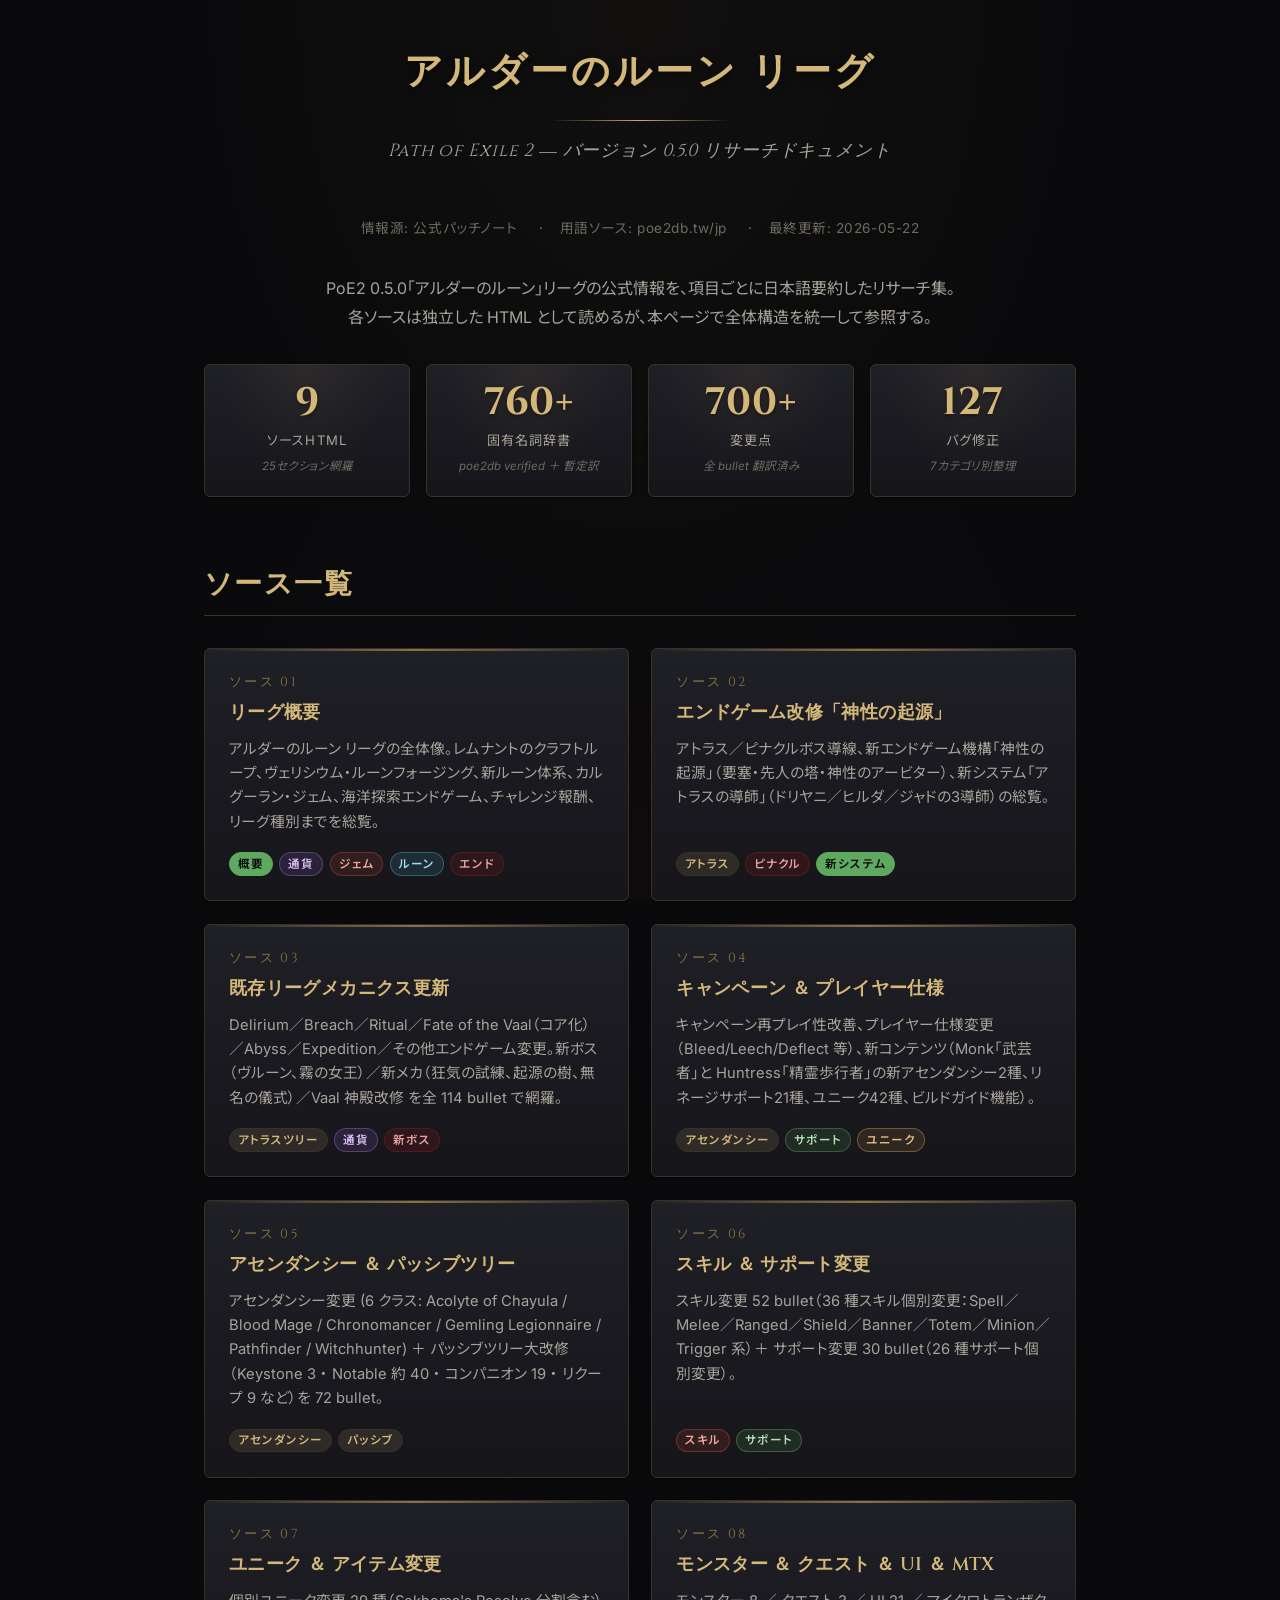
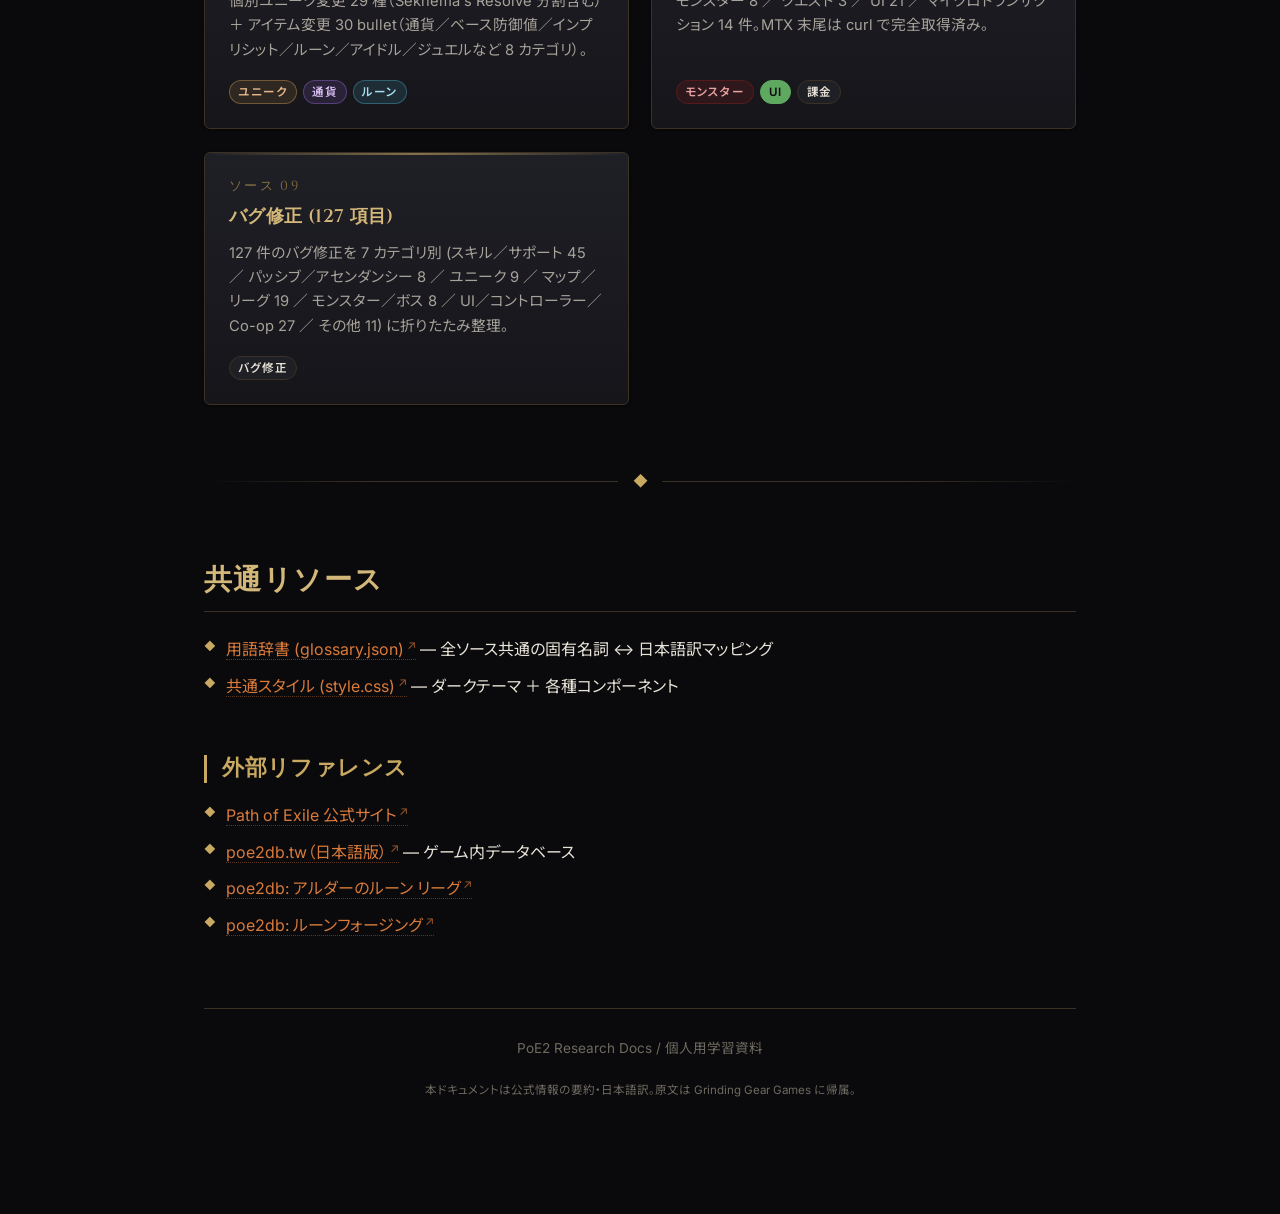
<file: index.html>
<!DOCTYPE html>
<html lang="ja">
<head>
<meta charset="UTF-8">
<meta name="viewport" content="width=device-width, initial-scale=1.0">
<title>PoE2 0.5.0 ― アルダーのルーン リーグ | リサーチドキュメント</title>
<link rel="stylesheet" href="assets/style.css">
</head>
<body>
<main>

<header>
  <h1>アルダーのルーン リーグ</h1>
  <p class="subtitle">Path of Exile 2 ― バージョン 0.5.0 リサーチドキュメント</p>
  <div class="meta">
    <span class="meta-item">情報源: 公式パッチノート</span>
    <span class="meta-item">用語ソース: poe2db.tw/jp</span>
    <span class="meta-item">最終更新: 2026-05-22</span>
  </div>
</header>

<section>
  <p style="text-align:center; color: var(--text-secondary); margin: 0 0 2em;">
    PoE2 0.5.0「アルダーのルーン」リーグの公式情報を、項目ごとに日本語要約したリサーチ集。<br>
    各ソースは独立した HTML として読めるが、本ページで全体構造を統一して参照する。
  </p>
</section>

<div class="hero-stats">
  <div class="stat-card">
    <span class="stat-value">9</span>
    <span class="stat-label">ソースHTML</span>
    <span class="stat-sub">25セクション網羅</span>
  </div>
  <div class="stat-card">
    <span class="stat-value">760+</span>
    <span class="stat-label">固有名詞辞書</span>
    <span class="stat-sub">poe2db verified ＋ 暫定訳</span>
  </div>
  <div class="stat-card">
    <span class="stat-value">700+</span>
    <span class="stat-label">変更点</span>
    <span class="stat-sub">全 bullet 翻訳済み</span>
  </div>
  <div class="stat-card">
    <span class="stat-value">127</span>
    <span class="stat-label">バグ修正</span>
    <span class="stat-sub">7カテゴリ別整理</span>
  </div>
</div>

<section>
<h2>ソース一覧</h2>

<div class="source-grid">

  <!-- ソース 01 -->
  <a class="source-card" href="sources/01_league-overview.html">
    <span class="source-no">ソース 01</span>
    <span class="source-title">リーグ概要</span>
    <p class="source-summary">
      アルダーのルーン リーグの全体像。レムナントのクラフトループ、ヴェリシウム・ルーンフォージング、新ルーン体系、カルグーラン・ジェム、海洋探索エンドゲーム、チャレンジ報酬、リーグ種別までを総覧。
    </p>
    <div class="source-tags">
      <span class="tag new">概要</span>
      <span class="tag currency">通貨</span>
      <span class="tag skill">ジェム</span>
      <span class="tag rune">ルーン</span>
      <span class="tag boss">エンド</span>
    </div>
  </a>

  <!-- ソース 02 -->
  <a class="source-card" href="sources/02_endgame-overhaul.html">
    <span class="source-no">ソース 02</span>
    <span class="source-title">エンドゲーム改修「神性の起源」</span>
    <p class="source-summary">
      アトラス／ピナクルボス導線、新エンドゲーム機構「神性の起源」（要塞・先人の塔・神性のアービター）、新システム「アトラスの導師」（ドリヤニ／ヒルダ／ジャドの3導師）の総覧。
    </p>
    <div class="source-tags">
      <span class="tag passive">アトラス</span>
      <span class="tag boss">ピナクル</span>
      <span class="tag new">新システム</span>
    </div>
  </a>

  <!-- ソース 03 -->
  <a class="source-card" href="sources/03_existing-mechanics.html">
    <span class="source-no">ソース 03</span>
    <span class="source-title">既存リーグメカニクス更新</span>
    <p class="source-summary">
      Delirium／Breach／Ritual／Fate of the Vaal（コア化）／Abyss／Expedition／その他エンドゲーム変更。新ボス（ヴルーン、霧の女王）／新メカ（狂気の試練、起源の樹、無名の儀式）／Vaal 神殿改修 を全 114 bullet で網羅。
    </p>
    <div class="source-tags">
      <span class="tag passive">アトラスツリー</span>
      <span class="tag currency">通貨</span>
      <span class="tag boss">新ボス</span>
    </div>
  </a>

  <!-- ソース 04 -->
  <a class="source-card" href="sources/04_campaign-player.html">
    <span class="source-no">ソース 04</span>
    <span class="source-title">キャンペーン ＆ プレイヤー仕様</span>
    <p class="source-summary">
      キャンペーン再プレイ性改善、プレイヤー仕様変更（Bleed/Leech/Deflect 等）、新コンテンツ（Monk「武芸者」と Huntress「精霊歩行者」の新アセンダンシー2種、リネージサポート21種、ユニーク42種、ビルドガイド機能）。
    </p>
    <div class="source-tags">
      <span class="tag passive">アセンダンシー</span>
      <span class="tag support">サポート</span>
      <span class="tag unique">ユニーク</span>
    </div>
  </a>

  <!-- ソース 05 -->
  <a class="source-card" href="sources/05_ascendancy-passive.html">
    <span class="source-no">ソース 05</span>
    <span class="source-title">アセンダンシー ＆ パッシブツリー</span>
    <p class="source-summary">
      アセンダンシー変更 (6 クラス: Acolyte of Chayula / Blood Mage / Chronomancer / Gemling Legionnaire / Pathfinder / Witchhunter) ＋ パッシブツリー大改修（Keystone 3 ・ Notable 約 40 ・ コンパニオン 19 ・ リクープ 9 など）を 72 bullet。
    </p>
    <div class="source-tags">
      <span class="tag passive">アセンダンシー</span>
      <span class="tag passive">パッシブ</span>
    </div>
  </a>

  <!-- ソース 06 -->
  <a class="source-card" href="sources/06_skill-support.html">
    <span class="source-no">ソース 06</span>
    <span class="source-title">スキル ＆ サポート変更</span>
    <p class="source-summary">
      スキル変更 52 bullet（36 種スキル個別変更：Spell／Melee／Ranged／Shield／Banner／Totem／Minion／Trigger 系）＋ サポート変更 30 bullet（26 種サポート個別変更）。
    </p>
    <div class="source-tags">
      <span class="tag skill">スキル</span>
      <span class="tag support">サポート</span>
    </div>
  </a>

  <!-- ソース 07 -->
  <a class="source-card" href="sources/07_items.html">
    <span class="source-no">ソース 07</span>
    <span class="source-title">ユニーク ＆ アイテム変更</span>
    <p class="source-summary">
      個別ユニーク変更 29 種（Sekhema's Resolve 分割含む）＋ アイテム変更 30 bullet（通貨／ベース防御値／インプリシット／ルーン／アイドル／ジュエルなど 8 カテゴリ）。
    </p>
    <div class="source-tags">
      <span class="tag unique">ユニーク</span>
      <span class="tag currency">通貨</span>
      <span class="tag rune">ルーン</span>
    </div>
  </a>

  <!-- ソース 08 -->
  <a class="source-card" href="sources/08_monster-quest-ui-mtx.html">
    <span class="source-no">ソース 08</span>
    <span class="source-title">モンスター ＆ クエスト ＆ UI ＆ MTX</span>
    <p class="source-summary">
      モンスター 8 ／ クエスト 3 ／ UI 21 ／ マイクロトランザクション 14 件。MTX 末尾は curl で完全取得済み。
    </p>
    <div class="source-tags">
      <span class="tag boss">モンスター</span>
      <span class="tag new">UI</span>
      <span class="tag">課金</span>
    </div>
  </a>

  <!-- ソース 09 -->
  <a class="source-card" href="sources/09_bug-fixes.html">
    <span class="source-no">ソース 09</span>
    <span class="source-title">バグ修正 (127 項目)</span>
    <p class="source-summary">
      127 件のバグ修正を 7 カテゴリ別 (スキル／サポート 45 ／ パッシブ／アセンダンシー 8 ／ ユニーク 9 ／ マップ／リーグ 19 ／ モンスター／ボス 8 ／ UI／コントローラー／Co-op 27 ／ その他 11) に折りたたみ整理。
    </p>
    <div class="source-tags">
      <span class="tag">バグ修正</span>
    </div>
  </a>

</div>
</section>

<div class="section-divider"></div>

<section>
<h2>共通リソース</h2>
<ul>
  <li><a href="assets/glossary.json" target="_blank">用語辞書 (glossary.json)</a> ― 全ソース共通の固有名詞 ↔ 日本語訳マッピング</li>
  <li><a href="assets/style.css" target="_blank">共通スタイル (style.css)</a> ― ダークテーマ ＋ 各種コンポーネント</li>
</ul>

<h3>外部リファレンス</h3>
<ul>
  <li><a href="https://www.pathofexile.com/" target="_blank" rel="noopener">Path of Exile 公式サイト</a></li>
  <li><a href="https://poe2db.tw/jp/" target="_blank" rel="noopener">poe2db.tw（日本語版）</a> ― ゲーム内データベース</li>
  <li><a href="https://poe2db.tw/jp/Runes_of_Aldur_league" target="_blank" rel="noopener">poe2db: アルダーのルーン リーグ</a></li>
  <li><a href="https://poe2db.tw/jp/Runeforging" target="_blank" rel="noopener">poe2db: ルーンフォージング</a></li>
</ul>
</section>

<footer>
  <p>PoE2 Research Docs / 個人用学習資料</p>
  <p><small>本ドキュメントは公式情報の要約・日本語訳。原文は Grinding Gear Games に帰属。</small></p>
</footer>

</main>
</body>
</html>
</file>
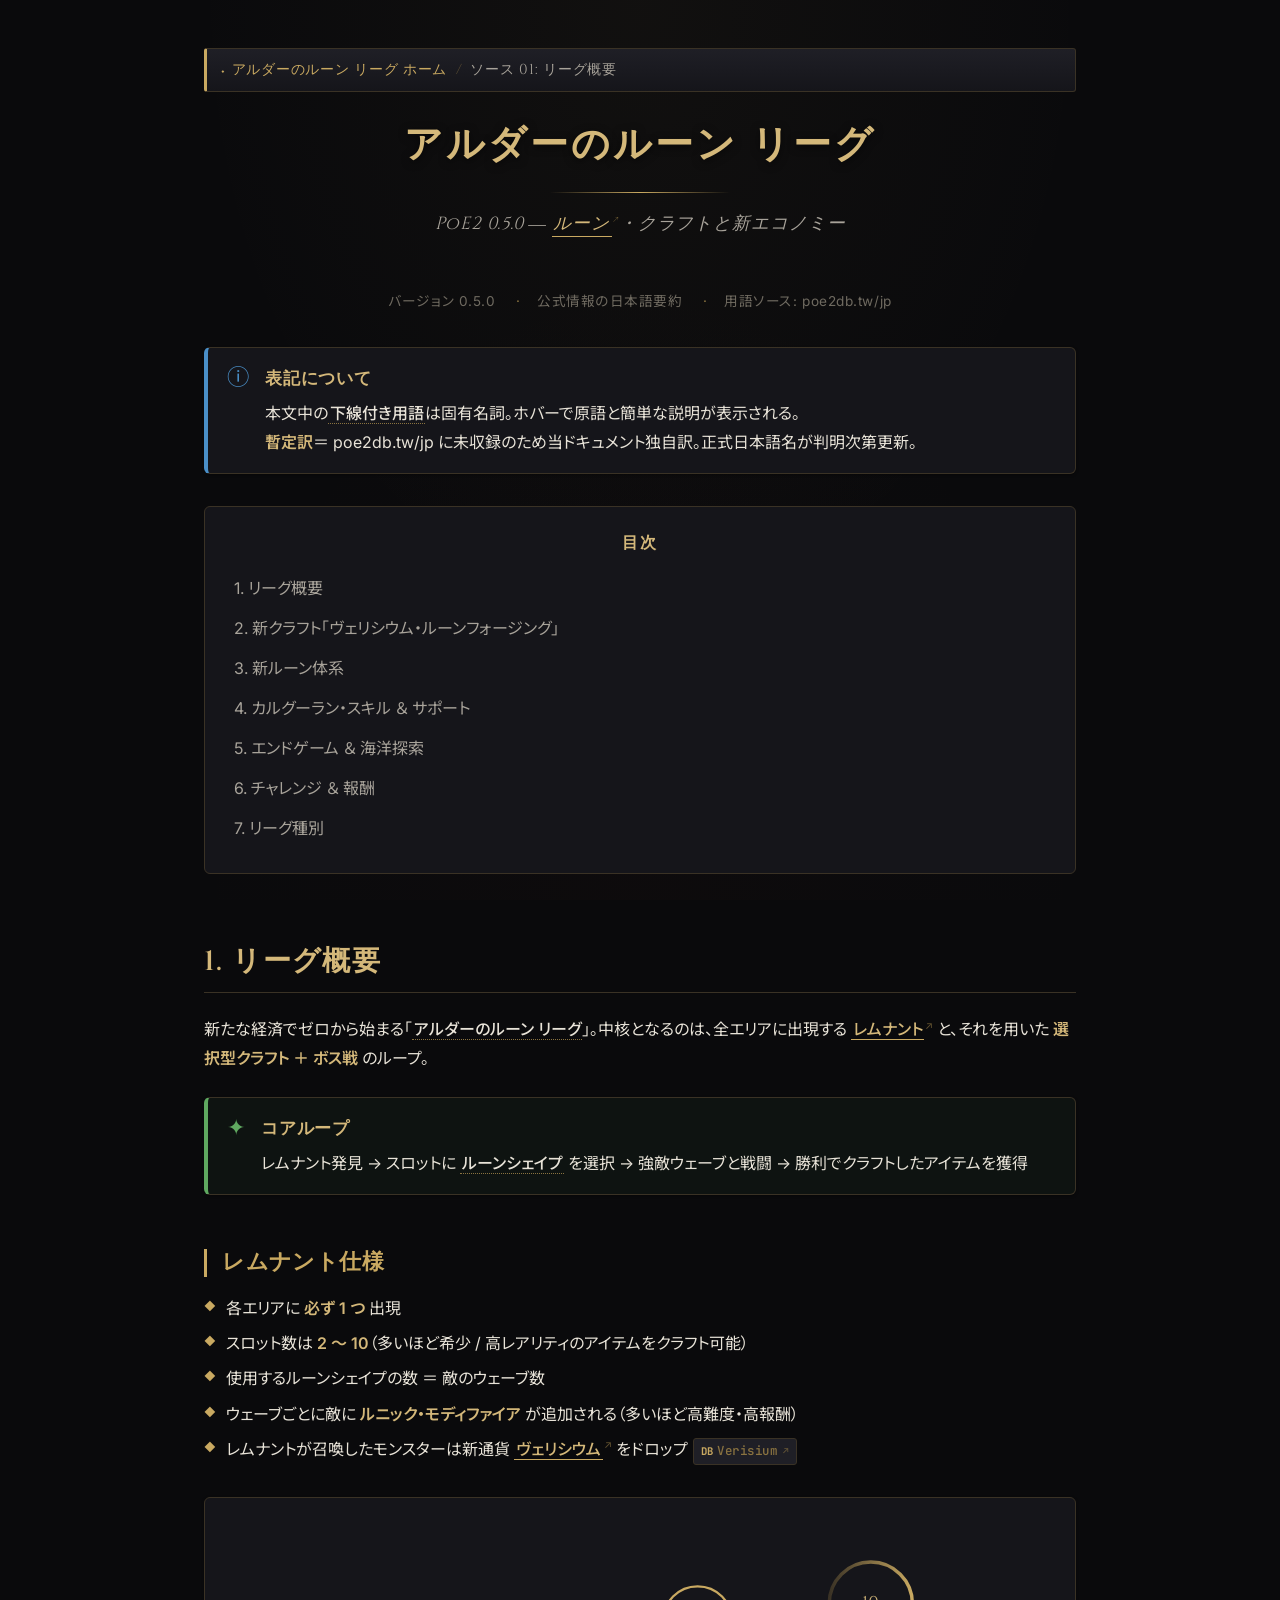
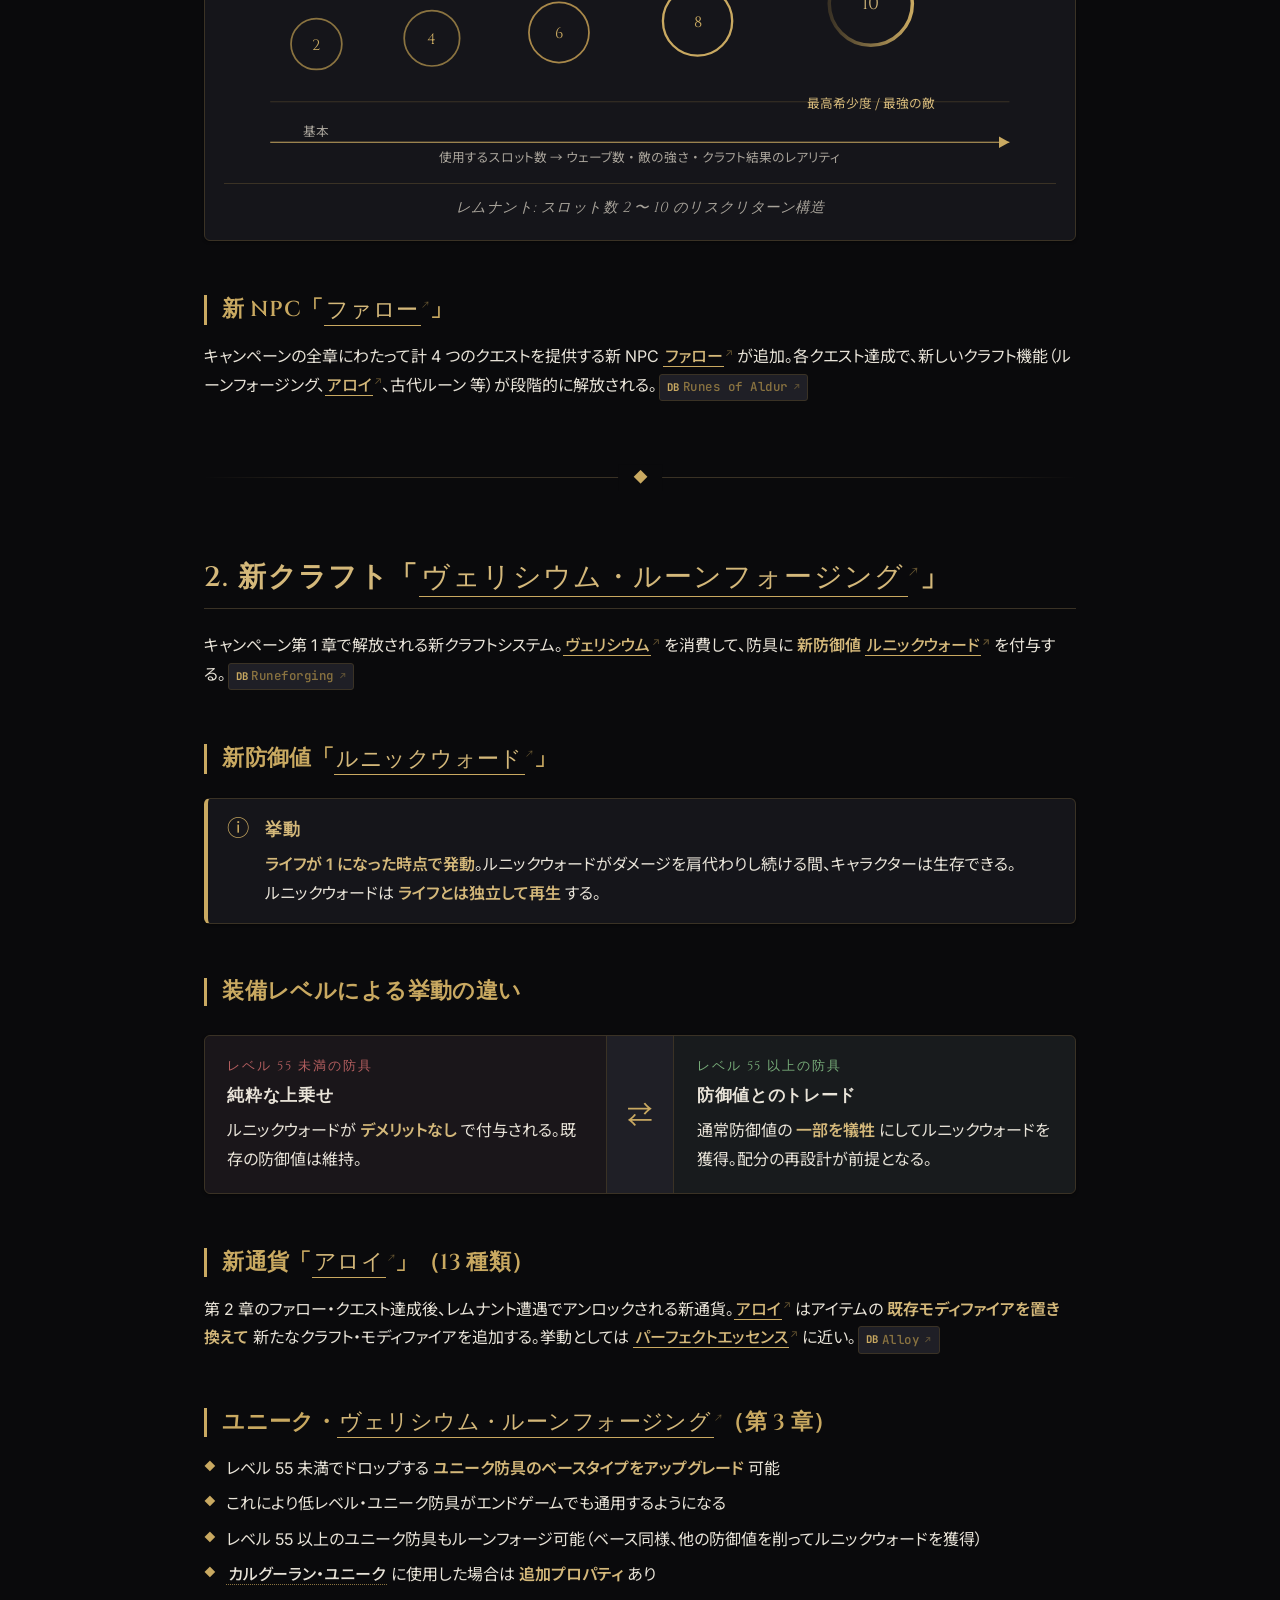
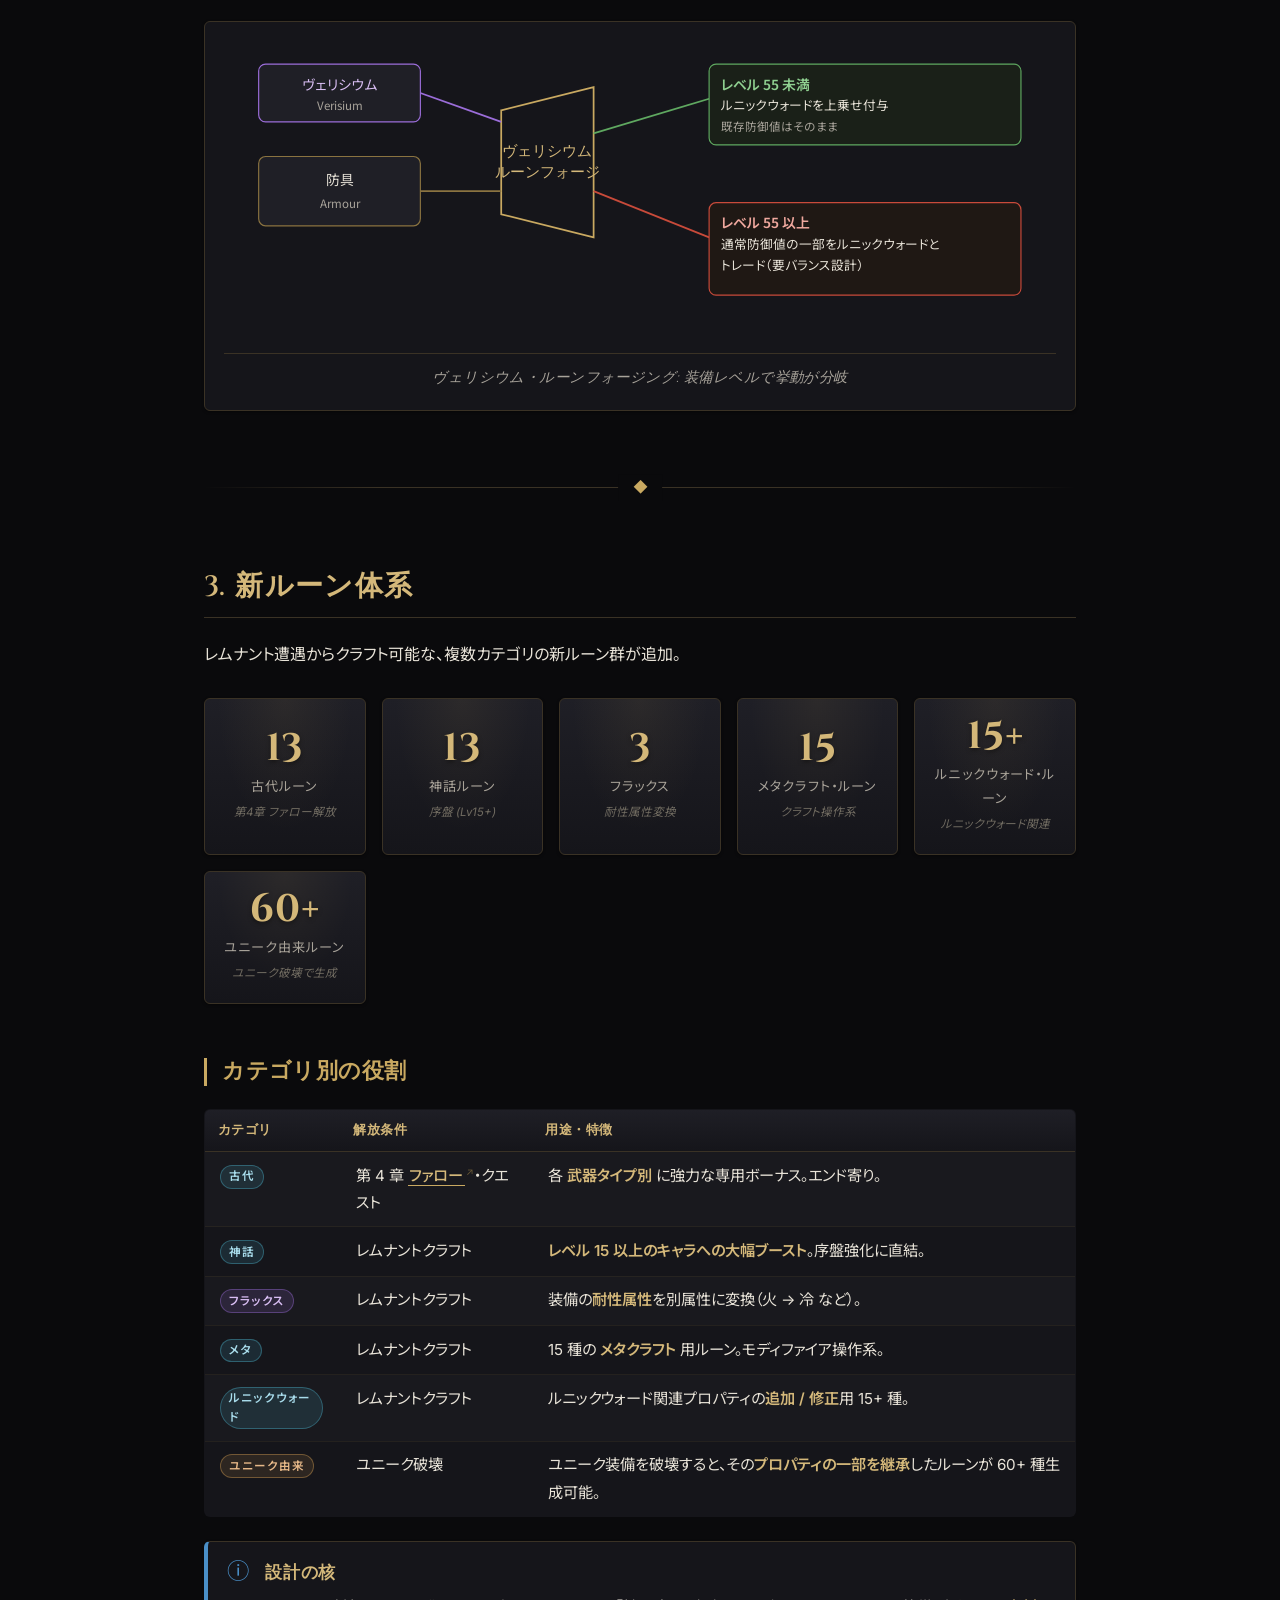
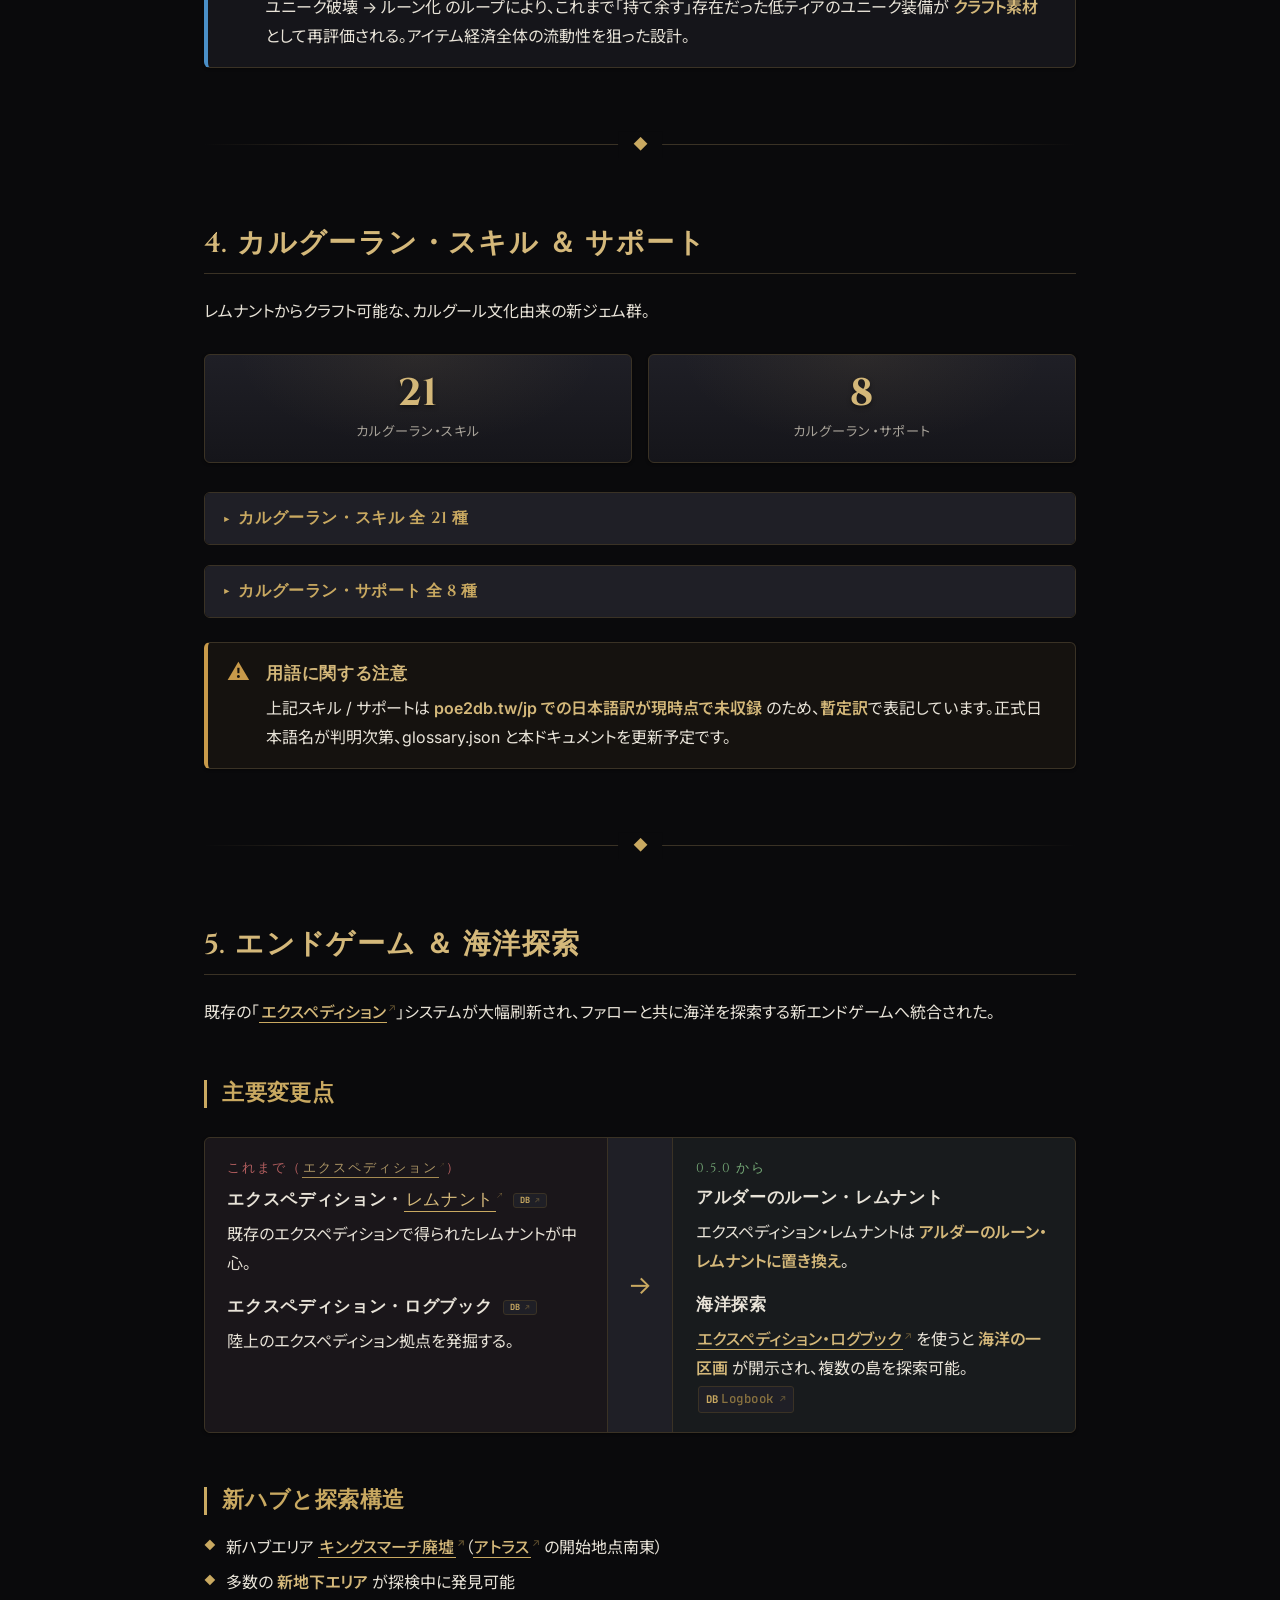
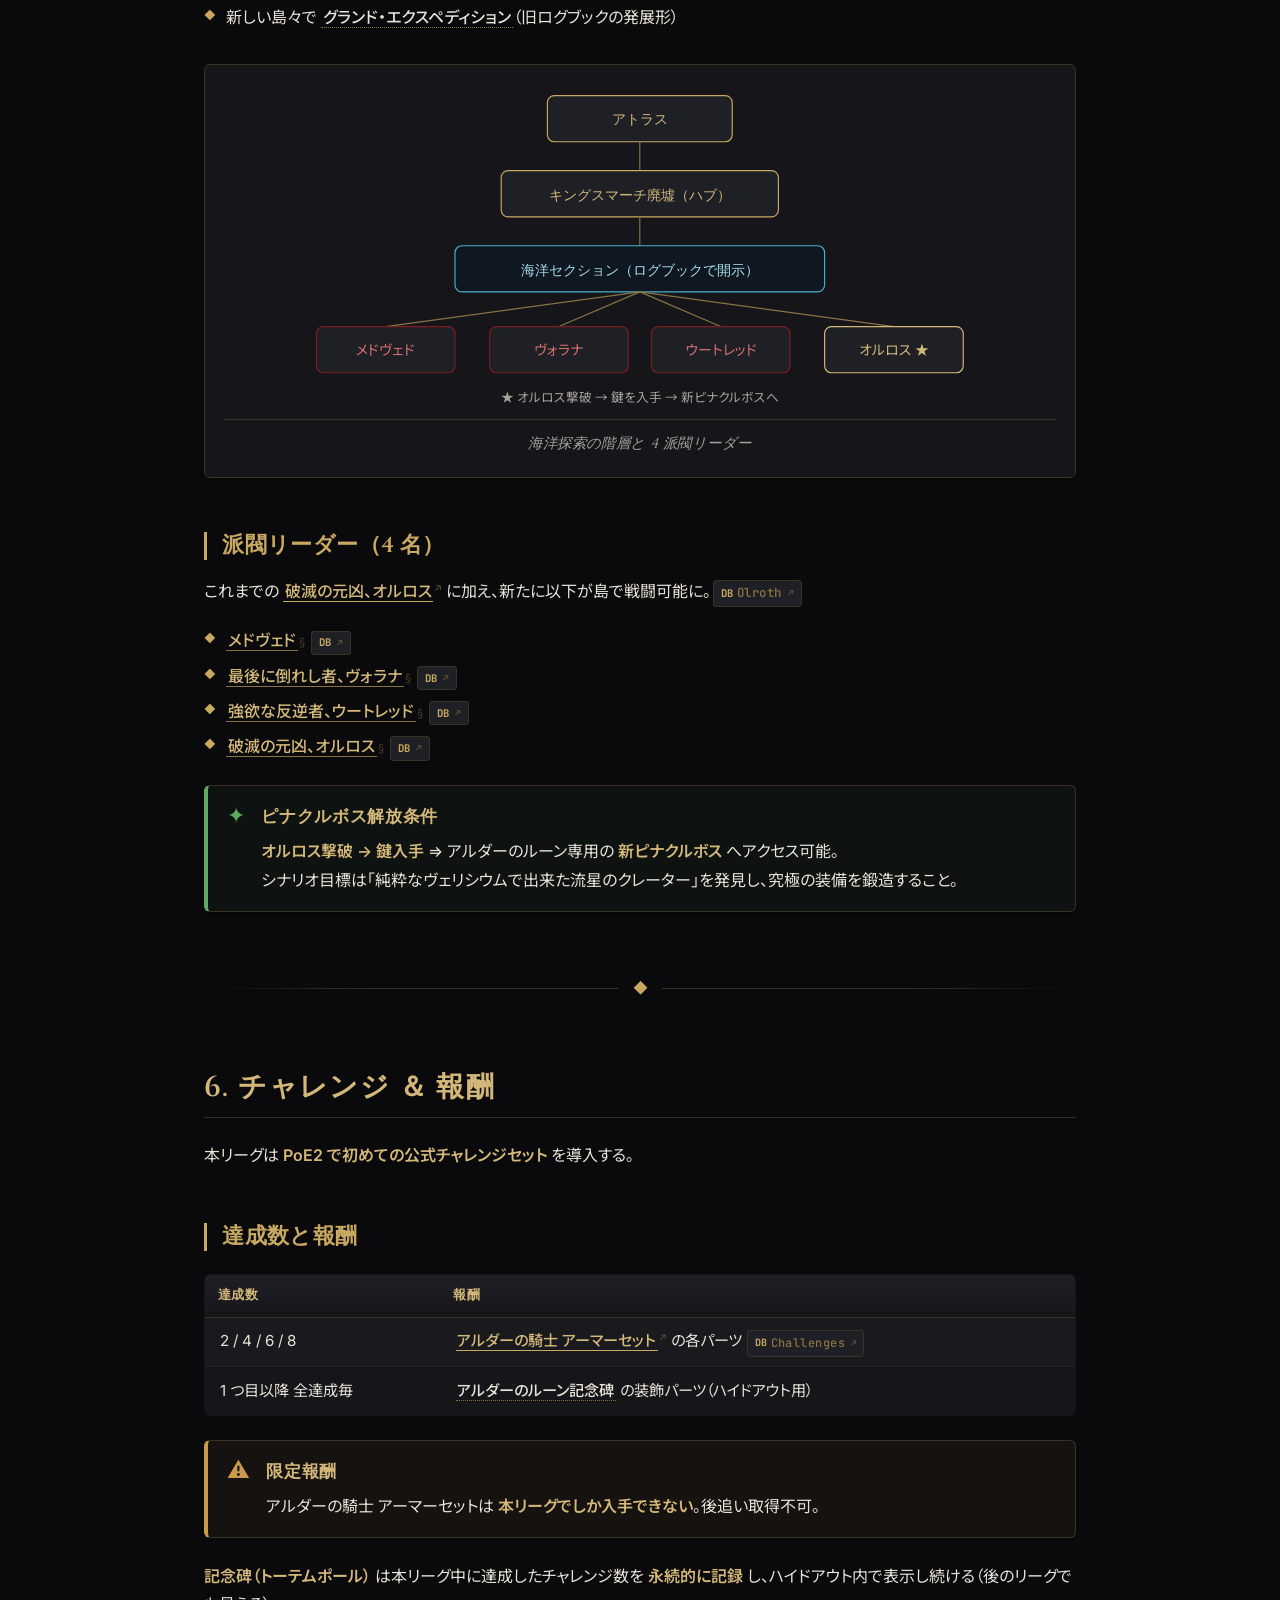
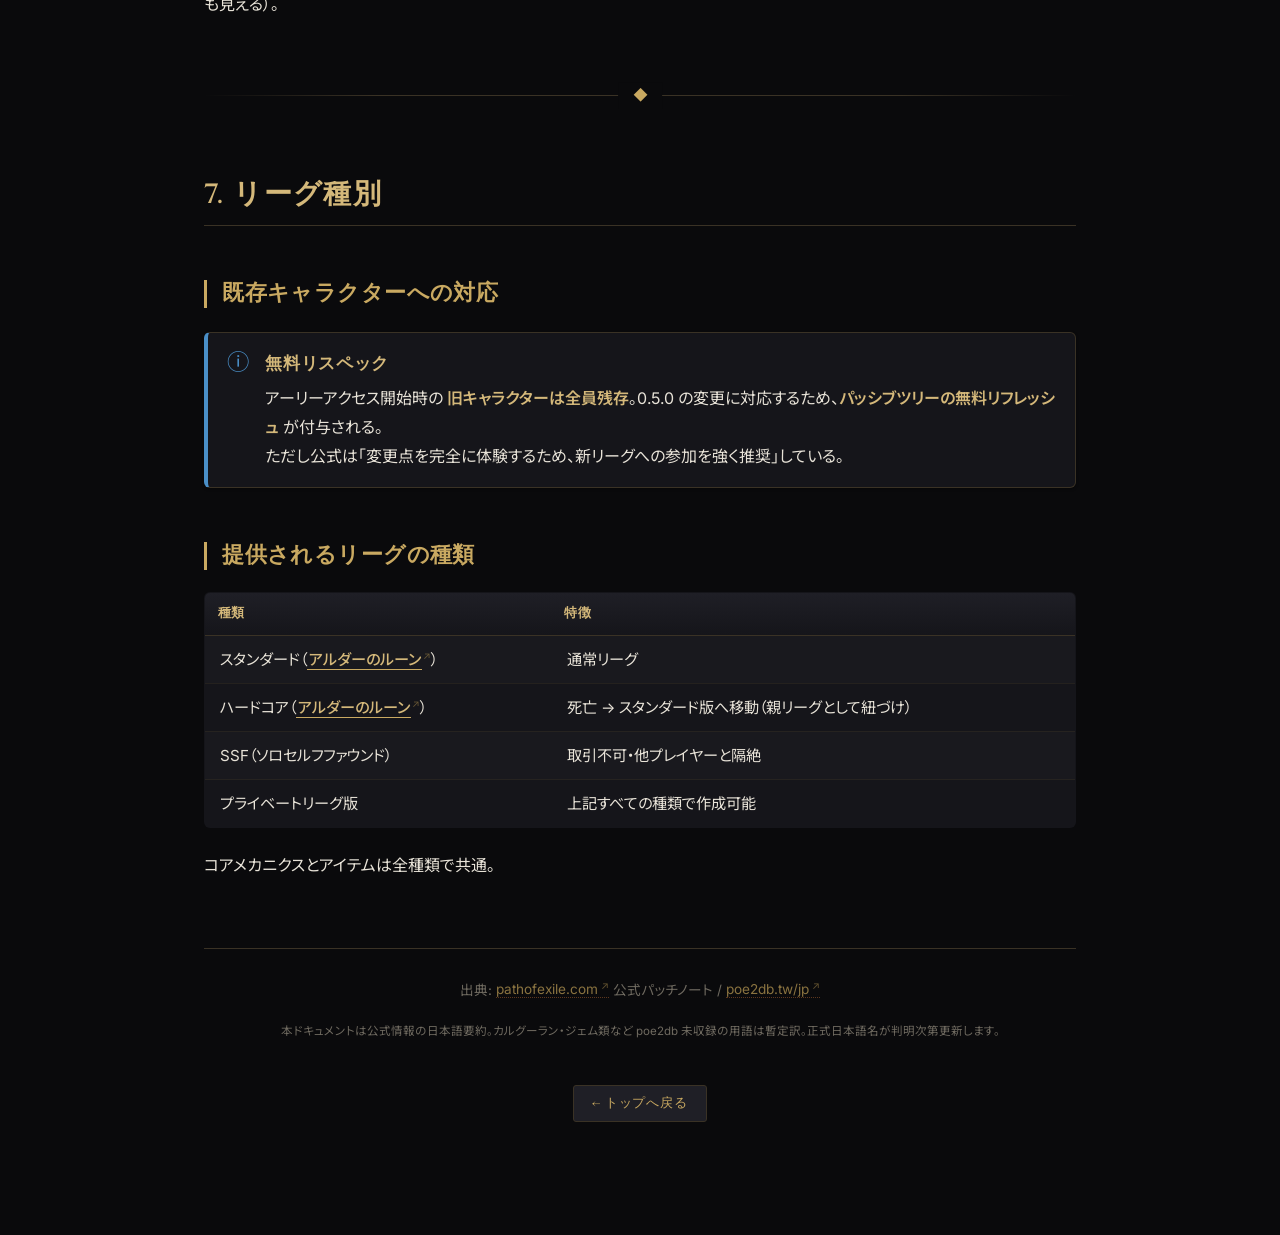
<file: sources/01_league-overview.html>
<!DOCTYPE html>
<html lang="ja">
<head>
<meta charset="UTF-8">
<meta name="viewport" content="width=device-width, initial-scale=1.0">
<title>アルダーのルーン リーグ ― 概要 | PoE2 0.5.0</title>
<link rel="stylesheet" href="../assets/style.css">
</head>
<body>
<main>


<nav class="breadcrumb" aria-label="パンくずリスト">
  <a href="../index.html" class="home-icon">アルダーのルーン リーグ ホーム</a>
  <span class="breadcrumb-sep">/</span>
  <span class="breadcrumb-current">ソース 01: リーグ概要</span>
</nav>
<header>
  <h1>アルダーのルーン リーグ</h1>
  <p class="subtitle">PoE2 0.5.0 ― <a href="https://poe2db.tw/jp/Rune" target="_blank" rel="noopener" class="term-link"><span class="term linked">ルーン</span></a>・クラフトと新エコノミー</p>
  <div class="meta">
    <span class="meta-item">バージョン 0.5.0</span>
    <span class="meta-item">公式情報の日本語要約</span>
    <span class="meta-item">用語ソース: poe2db.tw/jp</span>
  </div>
</header>

<div class="callout info">
  <div>
    <span class="callout-title">表記について</span>
    本文中の<span class="term" data-en="example" data-tip="ホバーで原語を表示">下線付き用語</span>は固有名詞。ホバーで原語と簡単な説明が表示される。<br>
    <strong>暫定訳</strong>＝ poe2db.tw/jp に未収録のため当ドキュメント独自訳。正式日本語名が判明次第更新。
  </div>
</div>

<nav class="toc" aria-label="目次">
  <div class="toc-title">目次</div>
  <ol>
    <li><a href="#sec-overview">1. リーグ概要</a></li>
    <li><a href="#sec-runeforging">2. 新クラフト「ヴェリシウム・ルーンフォージング」</a></li>
    <li><a href="#sec-runes">3. 新ルーン体系</a></li>
    <li><a href="#sec-gems">4. カルグーラン・スキル ＆ サポート</a></li>
    <li><a href="#sec-endgame">5. エンドゲーム ＆ 海洋探索</a></li>
    <li><a href="#sec-challenges">6. チャレンジ ＆ 報酬</a></li>
    <li><a href="#sec-variants">7. リーグ種別</a></li>
  </ol>
</nav>

<!-- ============================================================
     §1 リーグ概要
     ============================================================ -->
<section id="sec-overview">
<h2>1. リーグ概要</h2>

<p>新たな経済でゼロから始まる「<span class="term" data-en="The Runes of Aldur League" data-tip="バージョン0.5.0の新規チャレンジリーグ">アルダーのルーン リーグ</span>」。中核となるのは、全エリアに出現する <a href="https://poe2db.tw/jp/Remnant" target="_blank" rel="noopener" class="term-link"><span class="term linked" data-en="Remnant" data-tip="エリア内に出現する遺物。スロットに刻まれたルニック・レシピでアイテムをクラフトする">レムナント</span></a> と、それを用いた <strong>選択型クラフト ＋ ボス戦</strong> のループ。</p>

<div class="callout new">
  <div>
    <span class="callout-title">コアループ</span>
    レムナント発見 → スロットに <span class="term" data-en="Runeshapes" data-tip="ルニック・レシピを構成する形状単位（暫定訳）">ルーンシェイプ</span> を選択 → 強敵ウェーブと戦闘 → 勝利でクラフトしたアイテムを獲得
  </div>
</div>

<h3>レムナント仕様</h3>
<ul>
  <li>各エリアに <strong>必ず 1 つ</strong> 出現</li>
  <li>スロット数は <strong>2 〜 10</strong>（多いほど希少 / 高レアリティのアイテムをクラフト可能）</li>
  <li>使用するルーンシェイプの数 ＝ 敵のウェーブ数</li>
  <li>ウェーブごとに敵に <strong>ルニック・モディファイア</strong> が追加される（多いほど高難度・高報酬）</li>
  <li>レムナントが召喚したモンスターは新通貨 <a href="https://poe2db.tw/jp/Verisium" target="_blank" rel="noopener" class="term-link"><span class="term currency linked" data-en="Verisium" data-tip="リーグの新通貨。ヴェリシウム・アンビルでアイテム変換に使用">ヴェリシウム</span></a> をドロップ <a class="poe2db-link" href="https://poe2db.tw/jp/Verisium" target="_blank" rel="noopener">Verisium</a></li>
</ul>

<!-- SVG: Remnant slot concept -->
<figure class="diagram">
  <svg viewBox="0 0 720 220" role="img" aria-label="レムナントのスロット数とリスクリターン関係">
    <defs>
      <linearGradient id="slotGrad" x1="0" x2="1">
        <stop offset="0" stop-color="#3a3225"/>
        <stop offset="1" stop-color="#c9a961"/>
      </linearGradient>
      <marker id="arr" markerWidth="10" markerHeight="10" refX="9" refY="5" orient="auto">
        <path d="M0,0 L9,5 L0,10 Z" fill="#c9a961"/>
      </marker>
    </defs>
    <line x1="40" y1="160" x2="680" y2="160" stroke="#3a3225" stroke-width="1"/>
    <g font-family="Cinzel, serif" font-size="13" fill="#c9a961" text-anchor="middle">
      <g transform="translate(80,110)">
        <circle r="22" fill="none" stroke="#8a7340" stroke-width="1.5"/>
        <text y="5">2</text>
        <text y="80" fill="#a8a39a" font-size="11" font-family="Noto Sans JP, sans-serif">基本</text>
      </g>
      <g transform="translate(180,105)">
        <circle r="24" fill="none" stroke="#8a7340" stroke-width="1.5"/>
        <text y="5">4</text>
      </g>
      <g transform="translate(290,100)">
        <circle r="26" fill="none" stroke="#a8884a" stroke-width="1.5"/>
        <text y="5">6</text>
      </g>
      <g transform="translate(410,90)">
        <circle r="30" fill="none" stroke="#c9a961" stroke-width="2"/>
        <text y="5">8</text>
      </g>
      <g transform="translate(560,75)">
        <circle r="36" fill="none" stroke="url(#slotGrad)" stroke-width="3"/>
        <text y="5" font-size="16" fill="#d4b87a">10</text>
        <text y="90" fill="#d4b87a" font-size="11" font-family="Noto Sans JP, sans-serif">最高希少度 / 最強の敵</text>
      </g>
    </g>
    <path d="M 40 195 L 680 195" stroke="#c9a961" stroke-width="1" marker-end="url(#arr)"/>
    <text x="360" y="212" font-family="Noto Sans JP, sans-serif" font-size="11" fill="#a8a39a" text-anchor="middle">
      使用するスロット数 → ウェーブ数 ・ 敵の強さ ・ クラフト結果のレアリティ
    </text>
  </svg>
  <figcaption>レムナント: スロット数 2 〜 10 のリスクリターン構造</figcaption>
</figure>

<h3>新 NPC「<a href="https://poe2db.tw/jp/Runes_of_Aldur_league" target="_blank" rel="noopener" class="term-link"><span class="term linked">ファロー</span></a>」</h3>
<p>キャンペーンの全章にわたって計 4 つのクエストを提供する新 NPC <a href="https://poe2db.tw/jp/Runes_of_Aldur_league" target="_blank" rel="noopener" class="term-link"><span class="term linked" data-en="Farrow" data-tip="新追加のキャンペーンNPC。各章で新クラフト機能を解放">ファロー</span></a> が追加。各クエスト達成で、新しいクラフト機能（ルーンフォージング、<a href="https://poe2db.tw/jp/Runes_of_Aldur_items" target="_blank" rel="noopener" class="term-link"><span class="term linked">アロイ</span></a>、古代ルーン 等）が段階的に解放される。<a class="poe2db-link" href="https://poe2db.tw/jp/Runes_of_Aldur_league" target="_blank" rel="noopener">Runes of Aldur</a></p>
</section>

<div class="section-divider"></div>

<!-- ============================================================
     §2 Verisium Runeforging
     ============================================================ -->
<section id="sec-runeforging">
<h2>2. 新クラフト「<a href="https://poe2db.tw/jp/Runeforging" target="_blank" rel="noopener" class="term-link"><span class="term linked">ヴェリシウム・ルーンフォージング</span></a>」</h2>

<p>キャンペーン第 1 章で解放される新クラフトシステム。<a href="https://poe2db.tw/jp/Verisium" target="_blank" rel="noopener" class="term-link"><span class="term currency linked" data-en="Verisium" data-tip="新通貨">ヴェリシウム</span></a> を消費して、防具に <strong>新防御値 <a href="https://poe2db.tw/jp/Runeforging" target="_blank" rel="noopener" class="term-link"><span class="term linked" data-en="Runic Ward">ルニックウォード</span></a></strong> を付与する。<a class="poe2db-link" href="https://poe2db.tw/jp/Runeforging" target="_blank" rel="noopener">Runeforging</a></p>

<h3>新防御値「<a href="https://poe2db.tw/jp/Runeforging" target="_blank" rel="noopener" class="term-link"><span class="term linked">ルニックウォード</span></a>」</h3>
<div class="callout">
  <div>
    <span class="callout-title">挙動</span>
    <strong>ライフが 1 になった時点で発動</strong>。ルニックウォードがダメージを肩代わりし続ける間、キャラクターは生存できる。<br>
    ルニックウォードは <strong>ライフとは独立して再生</strong> する。
  </div>
</div>

<h3>装備レベルによる挙動の違い</h3>
<div class="compare">
  <div class="compare-side before">
    <span class="compare-label">レベル 55 未満の防具</span>
    <h4>純粋な上乗せ</h4>
    <p>ルニックウォードが <strong>デメリットなし</strong> で付与される。既存の防御値は維持。</p>
  </div>
  <div class="compare-arrow">⇄</div>
  <div class="compare-side after">
    <span class="compare-label">レベル 55 以上の防具</span>
    <h4>防御値とのトレード</h4>
    <p>通常防御値の <strong>一部を犠牲</strong> にしてルニックウォードを獲得。配分の再設計が前提となる。</p>
  </div>
</div>

<h3>新通貨「<a href="https://poe2db.tw/jp/Runes_of_Aldur_items" target="_blank" rel="noopener" class="term-link"><span class="term linked">アロイ</span></a>」（13 種類）</h3>
<p>第 2 章のファロー・クエスト達成後、レムナント遭遇でアンロックされる新通貨。<a href="https://poe2db.tw/jp/Runes_of_Aldur_items" target="_blank" rel="noopener" class="term-link"><span class="term currency linked" data-en="Alloy" data-tip="新クラフト通貨。既存モディファイアを置き換えて新モディファイアを付与">アロイ</span></a> はアイテムの <strong>既存モディファイアを置き換えて</strong> 新たなクラフト・モディファイアを追加する。挙動としては <a href="https://poe2db.tw/jp/Perfect_Essence_of_the_Body" target="_blank" rel="noopener" class="term-link"><span class="term currency linked" data-en="Perfect Essences">パーフェクトエッセンス</span></a> に近い。<a class="poe2db-link" href="https://poe2db.tw/jp/Runes_of_Aldur_items" target="_blank" rel="noopener">Alloy</a></p>

<h3>ユニーク・<a href="https://poe2db.tw/jp/Runeforging" target="_blank" rel="noopener" class="term-link"><span class="term linked">ヴェリシウム・ルーンフォージング</span></a>（第 3 章）</h3>
<ul>
  <li>レベル 55 未満でドロップする <strong>ユニーク防具のベースタイプをアップグレード</strong> 可能</li>
  <li>これにより低レベル・ユニーク防具がエンドゲームでも通用するようになる</li>
  <li>レベル 55 以上のユニーク防具もルーンフォージ可能（ベース同様、他の防御値を削ってルニックウォードを獲得）</li>
  <li><span class="term" data-en="Kalguuran Uniques" data-tip="カルグール陣営由来のユニーク装備群（暫定訳）">カルグーラン・ユニーク</span> に使用した場合は <strong>追加プロパティ</strong> あり</li>
</ul>

<!-- SVG: Runeforging flow -->
<figure class="diagram">
  <svg viewBox="0 0 720 260" role="img" aria-label="ヴェリシウム・ルーンフォージングのフロー">
    <g font-family="Noto Sans JP, sans-serif" font-size="12" fill="#e8e3d8">
      <!-- input -->
      <rect x="30" y="100" width="140" height="60" rx="6" fill="#1f1f26" stroke="#8a7340"/>
      <text x="100" y="125" text-anchor="middle">防具</text>
      <text x="100" y="145" text-anchor="middle" fill="#a8a39a" font-size="10">Armour</text>

      <!-- verisium -->
      <rect x="30" y="20" width="140" height="50" rx="6" fill="#1f1f26" stroke="#9b6dd9"/>
      <text x="100" y="42" text-anchor="middle" fill="#d8bdf2">ヴェリシウム</text>
      <text x="100" y="60" text-anchor="middle" fill="#a8a39a" font-size="10">Verisium</text>

      <!-- forge -->
      <polygon points="240,60 320,40 320,170 240,150" fill="#15151a" stroke="#c9a961" stroke-width="1.5"/>
      <text x="280" y="100" text-anchor="middle" fill="#d4b87a" font-family="Cinzel, serif" font-size="13">ヴェリシウム</text>
      <text x="280" y="118" text-anchor="middle" fill="#d4b87a" font-family="Cinzel, serif" font-size="13">ルーンフォージ</text>

      <!-- arrows in -->
      <path d="M 170 45 L 240 70" stroke="#9b6dd9" stroke-width="1.5" fill="none"/>
      <path d="M 170 130 L 240 130" stroke="#8a7340" stroke-width="1.5" fill="none"/>

      <!-- output split -->
      <path d="M 320 80 L 420 50" stroke="#5fa860" stroke-width="1.5" fill="none"/>
      <path d="M 320 130 L 420 170" stroke="#c84a3a" stroke-width="1.5" fill="none"/>

      <!-- branch low level -->
      <rect x="420" y="20" width="270" height="70" rx="6" fill="#1a2018" stroke="#5fa860"/>
      <text x="430" y="42" fill="#8fd090" font-weight="600">レベル 55 未満</text>
      <text x="430" y="60" fill="#e8e3d8" font-size="11">ルニックウォードを上乗せ付与</text>
      <text x="430" y="78" fill="#a8a39a" font-size="10">既存防御値はそのまま</text>

      <!-- branch high level -->
      <rect x="420" y="140" width="270" height="80" rx="6" fill="#1f1814" stroke="#c84a3a"/>
      <text x="430" y="162" fill="#f0a89e" font-weight="600">レベル 55 以上</text>
      <text x="430" y="180" fill="#e8e3d8" font-size="11">通常防御値の一部をルニックウォードと</text>
      <text x="430" y="198" fill="#e8e3d8" font-size="11">トレード（要バランス設計）</text>
    </g>
  </svg>
  <figcaption>ヴェリシウム・ルーンフォージング: 装備レベルで挙動が分岐</figcaption>
</figure>
</section>

<div class="section-divider"></div>

<!-- ============================================================
     §3 新ルーン体系
     ============================================================ -->
<section id="sec-runes">
<h2>3. 新ルーン体系</h2>
<p>レムナント遭遇からクラフト可能な、複数カテゴリの新ルーン群が追加。</p>

<div class="stat-grid">
  <div class="stat-card">
    <span class="stat-value">13</span>
    <span class="stat-label">古代ルーン</span>
    <span class="stat-sub">第4章 ファロー解放</span>
  </div>
  <div class="stat-card">
    <span class="stat-value">13</span>
    <span class="stat-label">神話ルーン</span>
    <span class="stat-sub">序盤 (Lv15+)</span>
  </div>
  <div class="stat-card">
    <span class="stat-value">3</span>
    <span class="stat-label">フラックス</span>
    <span class="stat-sub">耐性属性変換</span>
  </div>
  <div class="stat-card">
    <span class="stat-value">15</span>
    <span class="stat-label">メタクラフト・ルーン</span>
    <span class="stat-sub">クラフト操作系</span>
  </div>
  <div class="stat-card">
    <span class="stat-value">15+</span>
    <span class="stat-label">ルニックウォード・ルーン</span>
    <span class="stat-sub">ルニックウォード関連</span>
  </div>
  <div class="stat-card">
    <span class="stat-value">60+</span>
    <span class="stat-label">ユニーク由来ルーン</span>
    <span class="stat-sub">ユニーク破壊で生成</span>
  </div>
</div>

<h3>カテゴリ別の役割</h3>
<table>
  <thead>
    <tr><th>カテゴリ</th><th>解放条件</th><th>用途・特徴</th></tr>
  </thead>
  <tbody>
    <tr>
      <td><span class="tag rune">古代</span></td>
      <td>第 4 章 <a href="https://poe2db.tw/jp/Runes_of_Aldur_league" target="_blank" rel="noopener" class="term-link"><span class="term linked">ファロー</span></a>・クエスト</td>
      <td>各 <strong>武器タイプ別</strong> に強力な専用ボーナス。エンド寄り。</td>
    </tr>
    <tr>
      <td><span class="tag rune">神話</span></td>
      <td>レムナントクラフト</td>
      <td><strong>レベル 15 以上のキャラへの大幅ブースト</strong>。序盤強化に直結。</td>
    </tr>
    <tr>
      <td><span class="tag currency">フラックス</span></td>
      <td>レムナントクラフト</td>
      <td>装備の<strong>耐性属性</strong>を別属性に変換（火 → 冷 など）。</td>
    </tr>
    <tr>
      <td><span class="tag rune">メタ</span></td>
      <td>レムナントクラフト</td>
      <td>15 種の <strong>メタクラフト</strong> 用ルーン。モディファイア操作系。</td>
    </tr>
    <tr>
      <td><span class="tag rune">ルニックウォード</span></td>
      <td>レムナントクラフト</td>
      <td>ルニックウォード関連プロパティの<strong>追加 / 修正</strong>用 15+ 種。</td>
    </tr>
    <tr>
      <td><span class="tag unique">ユニーク由来</span></td>
      <td>ユニーク破壊</td>
      <td>ユニーク装備を破壊すると、その<strong>プロパティの一部を継承</strong>したルーンが 60+ 種生成可能。</td>
    </tr>
  </tbody>
</table>

<div class="callout info">
  <div>
    <span class="callout-title">設計の核</span>
    ユニーク破壊 → ルーン化 のループにより、これまで「持て余す」存在だった低ティアのユニーク装備が <strong>クラフト素材</strong> として再評価される。アイテム経済全体の流動性を狙った設計。
  </div>
</div>
</section>

<div class="section-divider"></div>

<!-- ============================================================
     §4 Kalguuran Skills / Supports
     ============================================================ -->
<section id="sec-gems">
<h2>4. カルグーラン・スキル ＆ サポート</h2>
<p>レムナントからクラフト可能な、カルグール文化由来の新ジェム群。</p>

<div class="stat-grid">
  <div class="stat-card">
    <span class="stat-value">21</span>
    <span class="stat-label">カルグーラン・スキル</span>
  </div>
  <div class="stat-card">
    <span class="stat-value">8</span>
    <span class="stat-label">カルグーラン・サポート</span>
  </div>
</div>

<details>
  <summary>カルグーラン・スキル 全 21 種</summary>
  <ul>
    <li><span class="term skill" data-en="Animus Exchange" data-tip="暫定訳">アニムス交換</span></li>
    <li><span class="term skill" data-en="Animus Splinters" data-tip="暫定訳">アニムスの欠片</span></li>
    <li><a href="#skill-bitter-dead" class="anchor-link"><span class="term skill" data-en="Bitter Dead">苦き死者</span></a> <a href="https://poe2db.tw/jp/Bitter_Dead" target="_blank" rel="noopener" class="poe2db-link" aria-label="poe2db: Bitter Dead"></a></li>
    <li><span class="term skill" data-en="Conductive Runes" data-tip="暫定訳">導電ルーン</span></li>
    <li><span class="term skill" data-en="Detonate Living" data-tip="暫定訳">生者爆破</span></li>
    <li><span class="term skill" data-en="Eternal March" data-tip="暫定訳">永遠の行軍</span></li>
    <li><span class="term skill" data-en="Explosive Transmutation" data-tip="暫定訳">爆発的変成</span></li>
    <li><span class="term skill" data-en="Fragments of the Past" data-tip="暫定訳">過去の断片</span></li>
    <li><a href="#skill-frostflame-nova" class="anchor-link"><span class="term skill" data-en="Frostflame Nova">氷炎ノヴァ</span></a> <a href="https://poe2db.tw/jp/Frostflame_Nova" target="_blank" rel="noopener" class="poe2db-link" aria-label="poe2db: Frostflame Nova"></a></li>
    <li><span class="term skill" data-en="Grim Pillars" data-tip="暫定訳">不吉なる柱</span></li>
    <li><span class="term skill" data-en="Hollow Shell" data-tip="暫定訳">空虚の殻</span></li>
    <li><span class="term skill" data-en="Leylines" data-tip="暫定訳">レイライン</span></li>
    <li><span class="term skill" data-en="Powered by Verisium" data-tip="暫定訳">ヴェリシウム駆動</span></li>
    <li><span class="term skill" data-en="Refutation" data-tip="暫定訳">反駁</span></li>
    <li><span class="term skill" data-en="Remnants of Kalguur" data-tip="暫定訳">カルグールの遺物</span></li>
    <li><span class="term skill" data-en="Repulsion" data-tip="暫定訳">反発</span></li>
    <li><span class="term skill" data-en="Runic Reprieve" data-tip="暫定訳">ルニック・リプリーヴ</span></li>
    <li><span class="term skill" data-en="Skyfall" data-tip="暫定訳">天よりの落下</span></li>
    <li><span class="term skill" data-en="Triskelion Cascade" data-tip="暫定訳">トリスケリオン・カスケード</span></li>
    <li><span class="term skill" data-en="Verisium Manifestations" data-tip="暫定訳">ヴェリシウム顕現</span></li>
    <li><span class="term skill" data-en="Voltaic Barrier" data-tip="暫定訳">電撃の障壁</span></li>
  </ul>
</details>

<details>
  <summary>カルグーラン・サポート 全 8 種</summary>
  <ul>
    <li><a href="#support-concussive-runes" class="anchor-link"><span class="term support" data-en="Concussive Runes">衝撃ルーン</span></a> <a href="https://poe2db.tw/jp/Concussive_Runes" target="_blank" rel="noopener" class="poe2db-link" aria-label="poe2db: Concussive Runes"></a></li>
    <li><span class="term support" data-en="Fist of Kalguur" data-tip="暫定訳">カルグールの拳</span></li>
    <li><span class="term support" data-en="Healing Runes" data-tip="暫定訳">治癒ルーン</span></li>
    <li><span class="term support" data-en="Kalguuran Conviction" data-tip="暫定訳">カルグーランの信念</span></li>
    <li><span class="term support" data-en="Runeforged Blades" data-tip="暫定訳">ルーン鍛えの刃</span></li>
    <li><span class="term support" data-en="Runic Extraction" data-tip="暫定訳">ルーン抽出</span></li>
    <li><span class="term support" data-en="Runic Infusion" data-tip="暫定訳">ルーン注入</span></li>
    <li><span class="term support" data-en="Scouring Flame" data-tip="暫定訳">焼き払いの炎</span></li>
  </ul>
</details>

<div class="callout warn">
  <div>
    <span class="callout-title">用語に関する注意</span>
    上記スキル / サポートは <strong>poe2db.tw/jp での日本語訳が現時点で未収録</strong> のため、<strong>暫定訳</strong>で表記しています。正式日本語名が判明次第、glossary.json と本ドキュメントを更新予定です。
  </div>
</div>
</section>

<div class="section-divider"></div>

<!-- ============================================================
     §5 Endgame & Ocean
     ============================================================ -->
<section id="sec-endgame">
<h2>5. エンドゲーム ＆ 海洋探索</h2>

<p>既存の「<a href="https://poe2db.tw/jp/Expedition" target="_blank" rel="noopener" class="term-link"><span class="term linked">エクスペディション</span></a>」システムが大幅刷新され、ファローと共に海洋を探索する新エンドゲームへ統合された。</p>

<h3>主要変更点</h3>
<div class="compare">
  <div class="compare-side before">
    <span class="compare-label">これまで（<a href="https://poe2db.tw/jp/Expedition" target="_blank" rel="noopener" class="term-link"><span class="term linked">エクスペディション</span></a>）</span>
    <h4 id="mech-expedition-remnants">エクスペディション・<a href="https://poe2db.tw/jp/Remnant" target="_blank" rel="noopener" class="term-link"><span class="term linked">レムナント</span></a> <a href="https://poe2db.tw/jp/Remnant" target="_blank" rel="noopener" class="poe2db-link" aria-label="poe2db: Expedition Remnants"></a></h4>
    <p>既存のエクスペディションで得られたレムナントが中心。</p>
    <h4 id="mech-logbook">エクスペディション・ログブック <a href="https://poe2db.tw/jp/Expedition_Logbook" target="_blank" rel="noopener" class="poe2db-link" aria-label="poe2db: Logbook"></a></h4>
    <p>陸上のエクスペディション拠点を発掘する。</p>
  </div>
  <div class="compare-arrow">→</div>
  <div class="compare-side after">
    <span class="compare-label">0.5.0 から</span>
    <h4>アルダーのルーン・レムナント</h4>
    <p>エクスペディション・レムナントは <strong>アルダーのルーン・レムナントに置き換え</strong>。</p>
    <h4>海洋探索</h4>
    <p><a href="https://poe2db.tw/jp/Expedition_Logbook" target="_blank" rel="noopener" class="term-link"><span class="term linked" data-en="Logbook">エクスペディション・ログブック</span></a> を使うと <strong>海洋の一区画</strong> が開示され、複数の島を探索可能。<a class="poe2db-link" href="https://poe2db.tw/jp/Expedition_Logbook" target="_blank" rel="noopener">Logbook</a></p>
  </div>
</div>

<h3>新ハブと探索構造</h3>
<ul>
  <li>新ハブエリア <strong><a href="https://poe2db.tw/jp/Kingsmarch" target="_blank" rel="noopener" class="term-link"><span class="term linked" data-en="The Ruins of Kingsmarch" data-tip="アトラスの開始地点南東に位置する新ハブ">キングスマーチ廃墟</span></a></strong>（<a href="https://poe2db.tw/jp/Atlas" target="_blank" rel="noopener" class="term-link"><span class="term linked" data-en="Atlas">アトラス</span></a> の開始地点南東）</li>
  <li>多数の <strong>新地下エリア</strong> が探検中に発見可能</li>
  <li>新しい島々で <span class="term" data-en="Grand Expeditions" data-tip="旧ログブックに相当する大規模探検（暫定訳）">グランド・エクスペディション</span>（旧ログブックの発展形）</li>
</ul>

<!-- SVG: ocean exploration hierarchy -->
<figure class="diagram">
  <svg viewBox="0 0 720 280" role="img" aria-label="海洋探索の階層">
    <g font-family="Noto Sans JP, sans-serif" font-size="12" fill="#e8e3d8">
      <rect x="280" y="10" width="160" height="40" rx="6" fill="#1f1f26" stroke="#c9a961"/>
      <text x="360" y="35" text-anchor="middle" fill="#d4b87a" font-family="Cinzel, serif">アトラス</text>

      <path d="M 360 50 L 360 75" stroke="#8a7340"/>

      <rect x="240" y="75" width="240" height="40" rx="6" fill="#1f1f26" stroke="#c9a961"/>
      <text x="360" y="100" text-anchor="middle" fill="#d4b87a" font-family="Cinzel, serif">キングスマーチ廃墟（ハブ）</text>

      <path d="M 360 115 L 360 140" stroke="#8a7340"/>

      <rect x="200" y="140" width="320" height="40" rx="6" fill="#0f1820" stroke="#4aafc8"/>
      <text x="360" y="165" text-anchor="middle" fill="#a8dceb" font-family="Cinzel, serif">海洋セクション（ログブックで開示）</text>

      <g>
        <path d="M 360 180 L 140 210" stroke="#8a7340"/>
        <path d="M 360 180 L 290 210" stroke="#8a7340"/>
        <path d="M 360 180 L 430 210" stroke="#8a7340"/>
        <path d="M 360 180 L 580 210" stroke="#8a7340"/>

        <rect x="80" y="210" width="120" height="40" rx="6" fill="#1f1f26" stroke="#7a1f1f"/>
        <text x="140" y="235" text-anchor="middle" fill="#d97070">メドヴェド</text>

        <rect x="230" y="210" width="120" height="40" rx="6" fill="#1f1f26" stroke="#7a1f1f"/>
        <text x="290" y="235" text-anchor="middle" fill="#d97070">ヴォラナ</text>

        <rect x="370" y="210" width="120" height="40" rx="6" fill="#1f1f26" stroke="#7a1f1f"/>
        <text x="430" y="235" text-anchor="middle" fill="#d97070">ウートレッド</text>

        <rect x="520" y="210" width="120" height="40" rx="6" fill="#1f1f26" stroke="#d4b87a"/>
        <text x="580" y="235" text-anchor="middle" fill="#d4b87a">オルロス ★</text>
      </g>

      <text x="360" y="275" text-anchor="middle" fill="#a8a39a" font-size="11">
        ★ オルロス撃破 → 鍵を入手 → 新ピナクルボスへ
      </text>
    </g>
  </svg>
  <figcaption>海洋探索の階層と 4 派閥リーダー</figcaption>
</figure>

<h3>派閥リーダー（4 名）</h3>
<p>これまでの <a href="https://poe2db.tw/jp/Olroth%2C_Origin_of_the_Fall" target="_blank" rel="noopener" class="term-link"><span class="term boss linked" data-en="Olroth" data-tip="エクスペディション陣営の元祖ボス">破滅の元凶、オルロス</span></a> に加え、新たに以下が島で戦闘可能に。<a class="poe2db-link" href="https://poe2db.tw/jp/Olroth%2C_Origin_of_the_Fall" target="_blank" rel="noopener">Olroth</a></p>
<ul>
  <li><a href="#boss-medved" class="anchor-link"><span class="term boss" data-en="Medved">メドヴェド</span></a> <a href="https://poe2db.tw/jp/Runes_of_Aldur_league" target="_blank" rel="noopener" class="poe2db-link" aria-label="poe2db: Medved"></a></li>
  <li><a href="#boss-vorana" class="anchor-link"><span class="term boss" data-en="Vorana">最後に倒れし者、ヴォラナ</span></a> <a href="https://poe2db.tw/jp/Vorana%2C_Last_to_Fall" target="_blank" rel="noopener" class="poe2db-link" aria-label="poe2db: Vorana"></a></li>
  <li><a href="#boss-uhtred" class="anchor-link"><span class="term boss" data-en="Uhtred">強欲な反逆者、ウートレッド</span></a> <a href="https://poe2db.tw/jp/Uhtred%2C_Covetous_Traitor" target="_blank" rel="noopener" class="poe2db-link" aria-label="poe2db: Uhtred"></a></li>
  <li><a href="#boss-olroth" class="anchor-link"><span class="term boss" data-en="Olroth">破滅の元凶、オルロス</span></a> <a href="https://poe2db.tw/jp/Olroth%2C_Origin_of_the_Fall" target="_blank" rel="noopener" class="poe2db-link" aria-label="poe2db: Olroth"></a></li>
</ul>

<div class="callout new">
  <div>
    <span class="callout-title">ピナクルボス解放条件</span>
    <strong>オルロス撃破 → 鍵入手</strong> ⇒ アルダーのルーン専用の <strong>新ピナクルボス</strong> へアクセス可能。<br>
    シナリオ目標は「純粋なヴェリシウムで出来た流星のクレーター」を発見し、究極の装備を鍛造すること。
  </div>
</div>
</section>

<div class="section-divider"></div>

<!-- ============================================================
     §6 Challenges & Rewards
     ============================================================ -->
<section id="sec-challenges">
<h2>6. チャレンジ ＆ 報酬</h2>

<p>本リーグは <strong>PoE2 で初めての公式チャレンジセット</strong> を導入する。</p>

<h3>達成数と報酬</h3>
<table>
  <thead>
    <tr><th>達成数</th><th>報酬</th></tr>
  </thead>
  <tbody>
    <tr><td>2 / 4 / 6 / 8</td><td><a href="https://poe2db.tw/jp/Runes_of_Aldur_challenges" target="_blank" rel="noopener" class="term-link"><span class="term linked" data-en="Knight of Aldur Armour Set" data-tip="リーグ限定の防具見た目セット">アルダーの騎士 アーマーセット</span></a> の各パーツ <a class="poe2db-link" href="https://poe2db.tw/jp/Runes_of_Aldur_challenges" target="_blank" rel="noopener">Challenges</a></td></tr>
    <tr><td>1 つ目以降 全達成毎</td><td><span class="term" data-en="Runes of Aldur Totem" data-tip="ハイドアウト装飾（暫定訳）">アルダーのルーン記念碑</span> の装飾パーツ（ハイドアウト用）</td></tr>
  </tbody>
</table>

<div class="callout warn">
  <div>
    <span class="callout-title">限定報酬</span>
    アルダーの騎士 アーマーセットは <strong>本リーグでしか入手できない</strong>。後追い取得不可。
  </div>
</div>

<p><strong>記念碑（トーテムポール）</strong> は本リーグ中に達成したチャレンジ数を <strong>永続的に記録</strong> し、ハイドアウト内で表示し続ける（後のリーグでも見える）。</p>
</section>

<div class="section-divider"></div>

<!-- ============================================================
     §7 League Variants
     ============================================================ -->
<section id="sec-variants">
<h2>7. リーグ種別</h2>

<h3>既存キャラクターへの対応</h3>
<div class="callout info">
  <div>
    <span class="callout-title">無料リスペック</span>
    アーリーアクセス開始時の <strong>旧キャラクターは全員残存</strong>。0.5.0 の変更に対応するため、<strong>パッシブツリーの無料リフレッシュ</strong> が付与される。<br>
    ただし公式は「変更点を完全に体験するため、新リーグへの参加を強く推奨」している。
  </div>
</div>

<h3>提供されるリーグの種類</h3>
<table>
  <thead>
    <tr><th>種類</th><th>特徴</th></tr>
  </thead>
  <tbody>
    <tr><td>スタンダード（<a href="https://poe2db.tw/jp/Runes_of_Aldur_league" target="_blank" rel="noopener" class="term-link"><span class="term linked">アルダーのルーン</span></a>）</td><td>通常リーグ</td></tr>
    <tr><td>ハードコア（<a href="https://poe2db.tw/jp/Runes_of_Aldur_league" target="_blank" rel="noopener" class="term-link"><span class="term linked">アルダーのルーン</span></a>）</td><td>死亡 → スタンダード版へ移動（親リーグとして紐づけ）</td></tr>
    <tr><td>SSF（ソロセルフファウンド）</td><td>取引不可・他プレイヤーと隔絶</td></tr>
    <tr><td>プライベートリーグ版</td><td>上記すべての種類で作成可能</td></tr>
  </tbody>
</table>

<p>コアメカニクスとアイテムは全種類で共通。</p>
</section>

<footer>
  <p>出典: <a href="https://www.pathofexile.com/" target="_blank" rel="noopener">pathofexile.com</a> 公式パッチノート / <a href="https://poe2db.tw/jp/" target="_blank" rel="noopener">poe2db.tw/jp</a></p>
  <p><small>本ドキュメントは公式情報の日本語要約。カルグーラン・ジェム類など poe2db 未収録の用語は暫定訳。正式日本語名が判明次第更新します。</small></p>
  <p class="back-to-top-wrap" style="margin-top:2em;"><a href="../index.html" class="back-to-top">← トップへ戻る</a></p>
</footer>

</main>
</body>
</html>
</file>
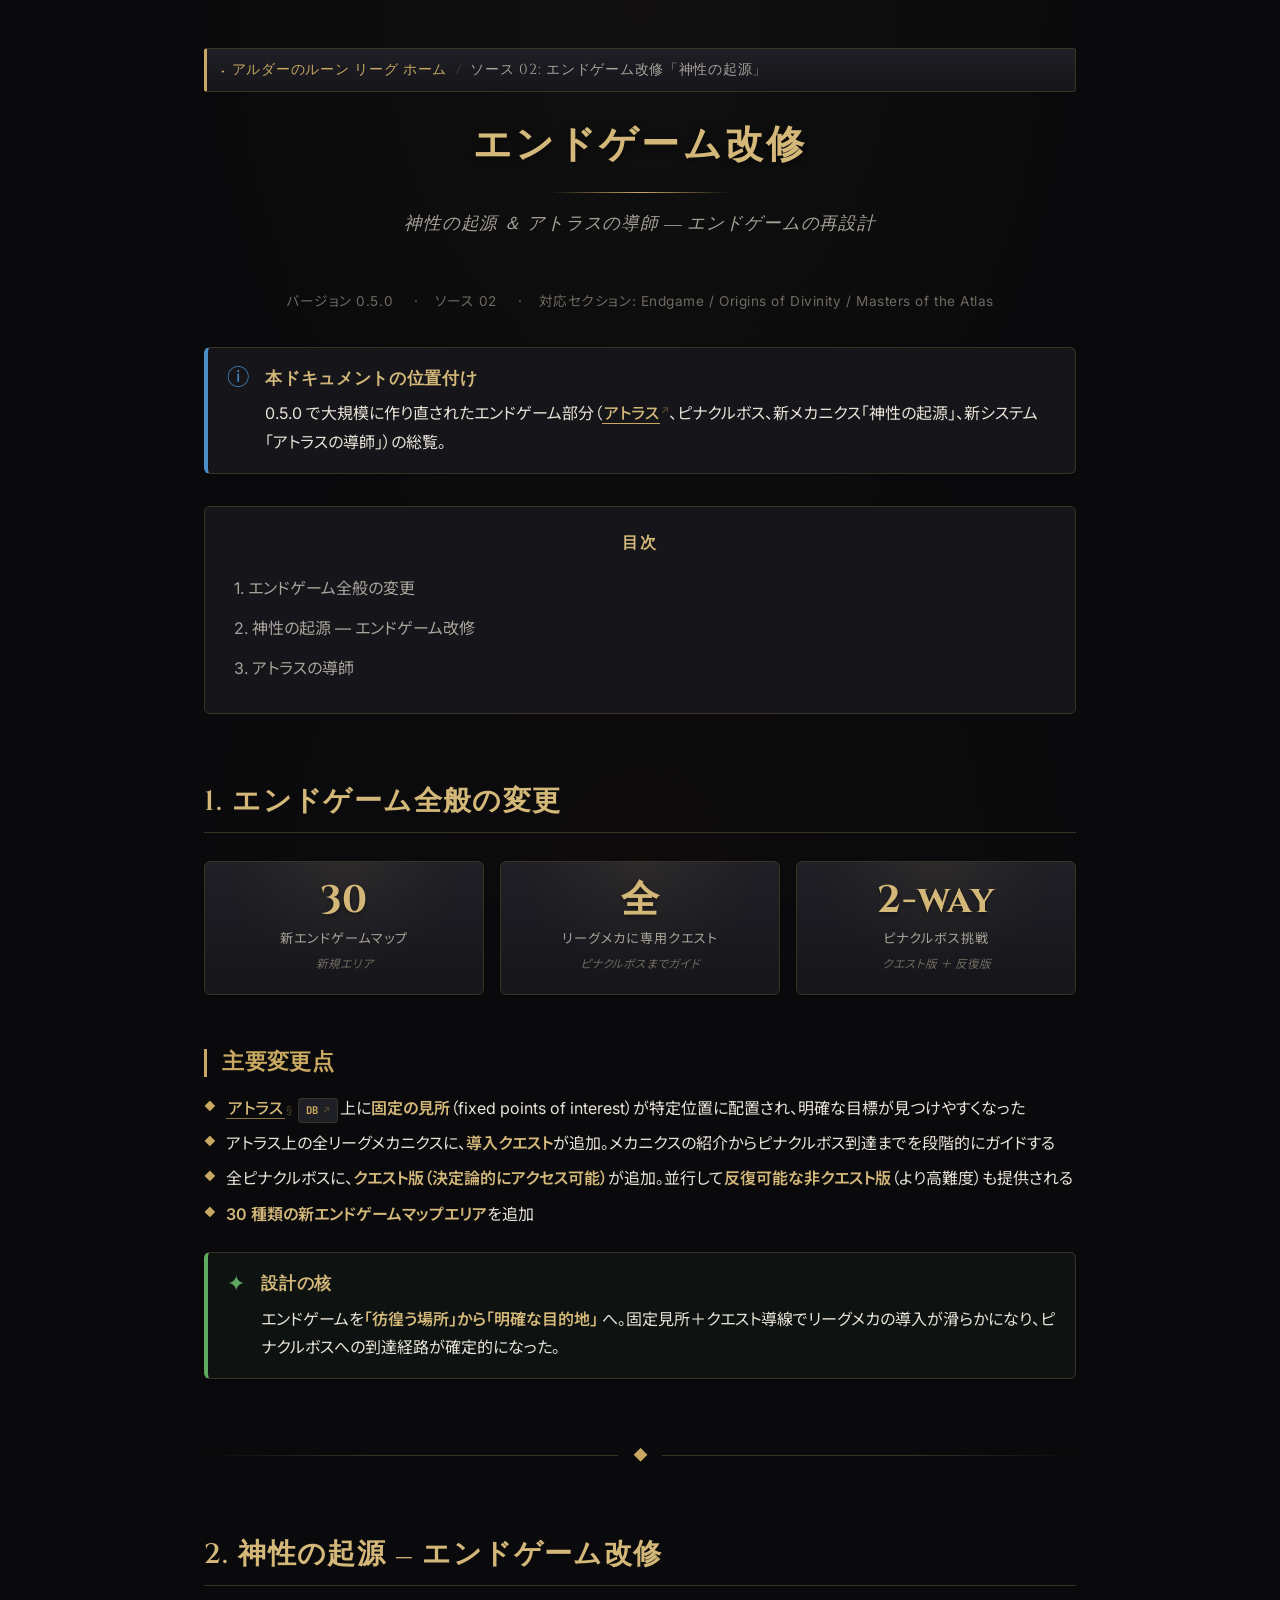
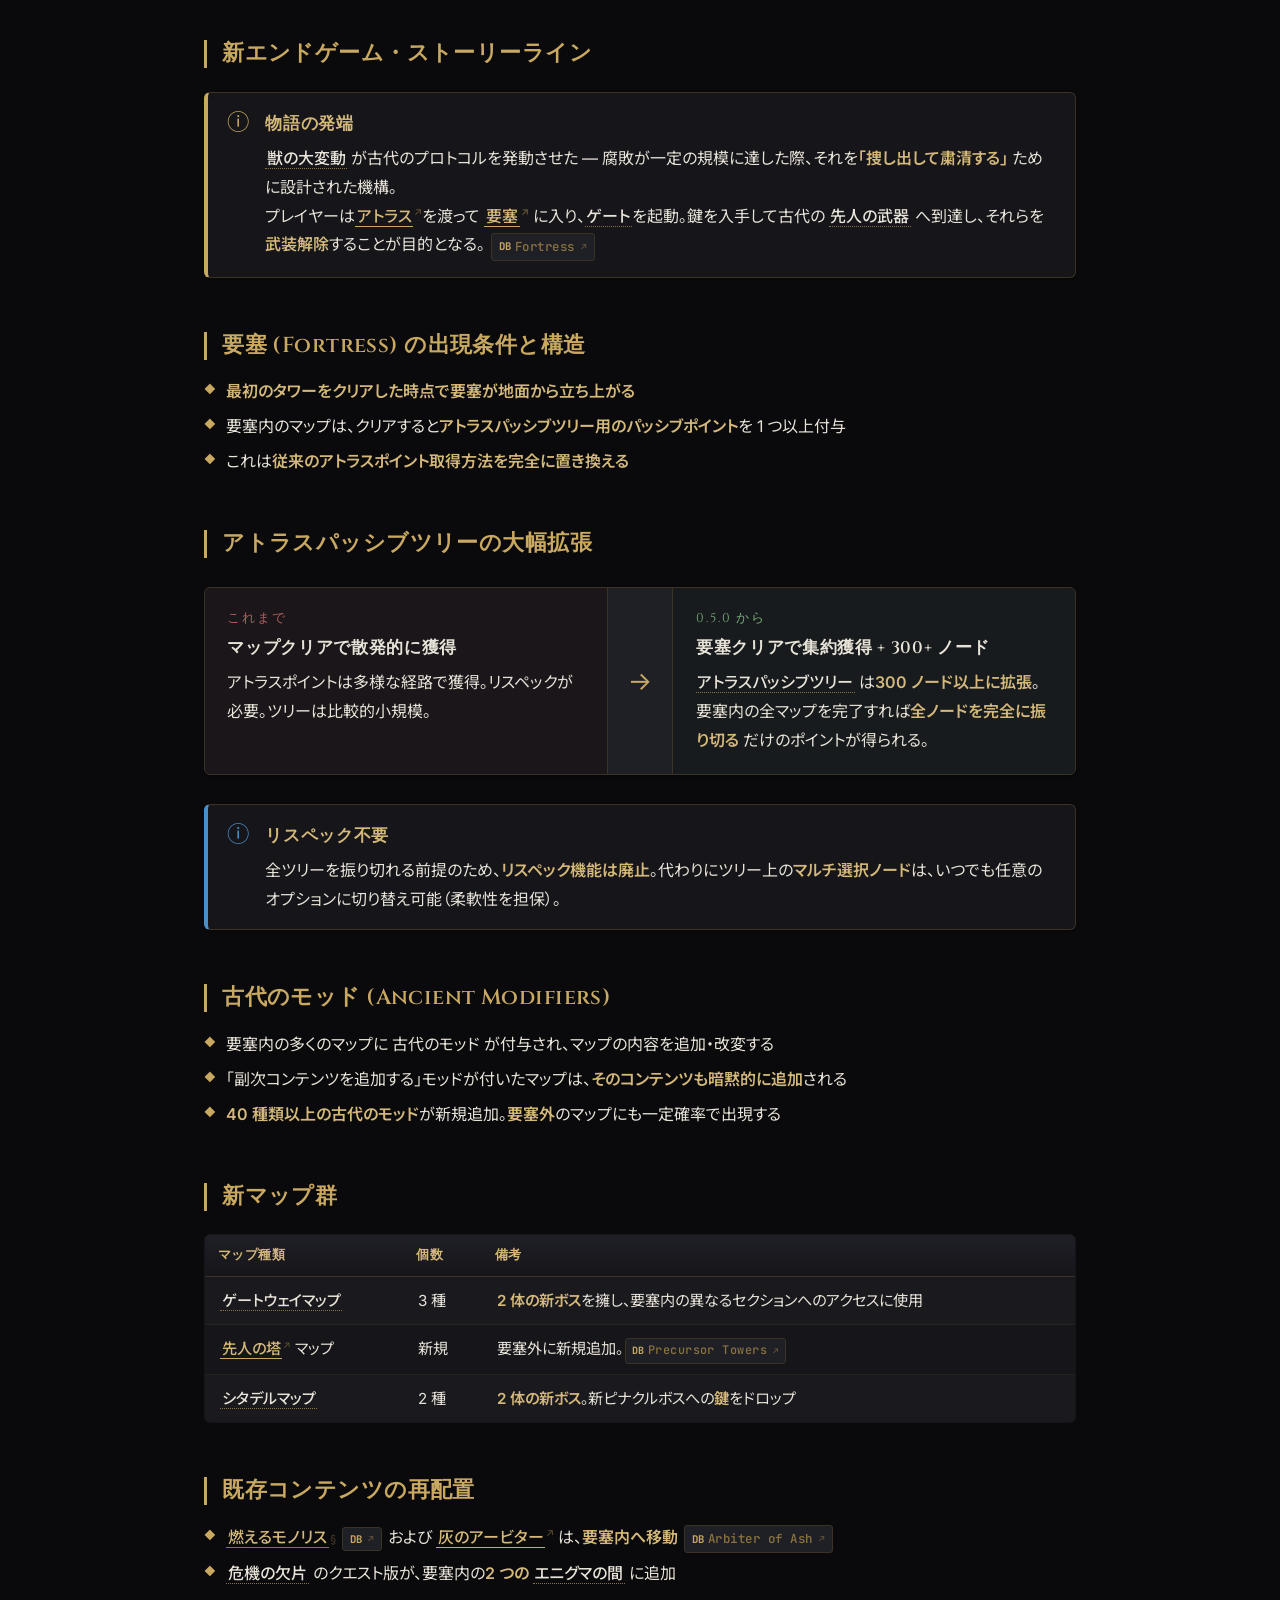
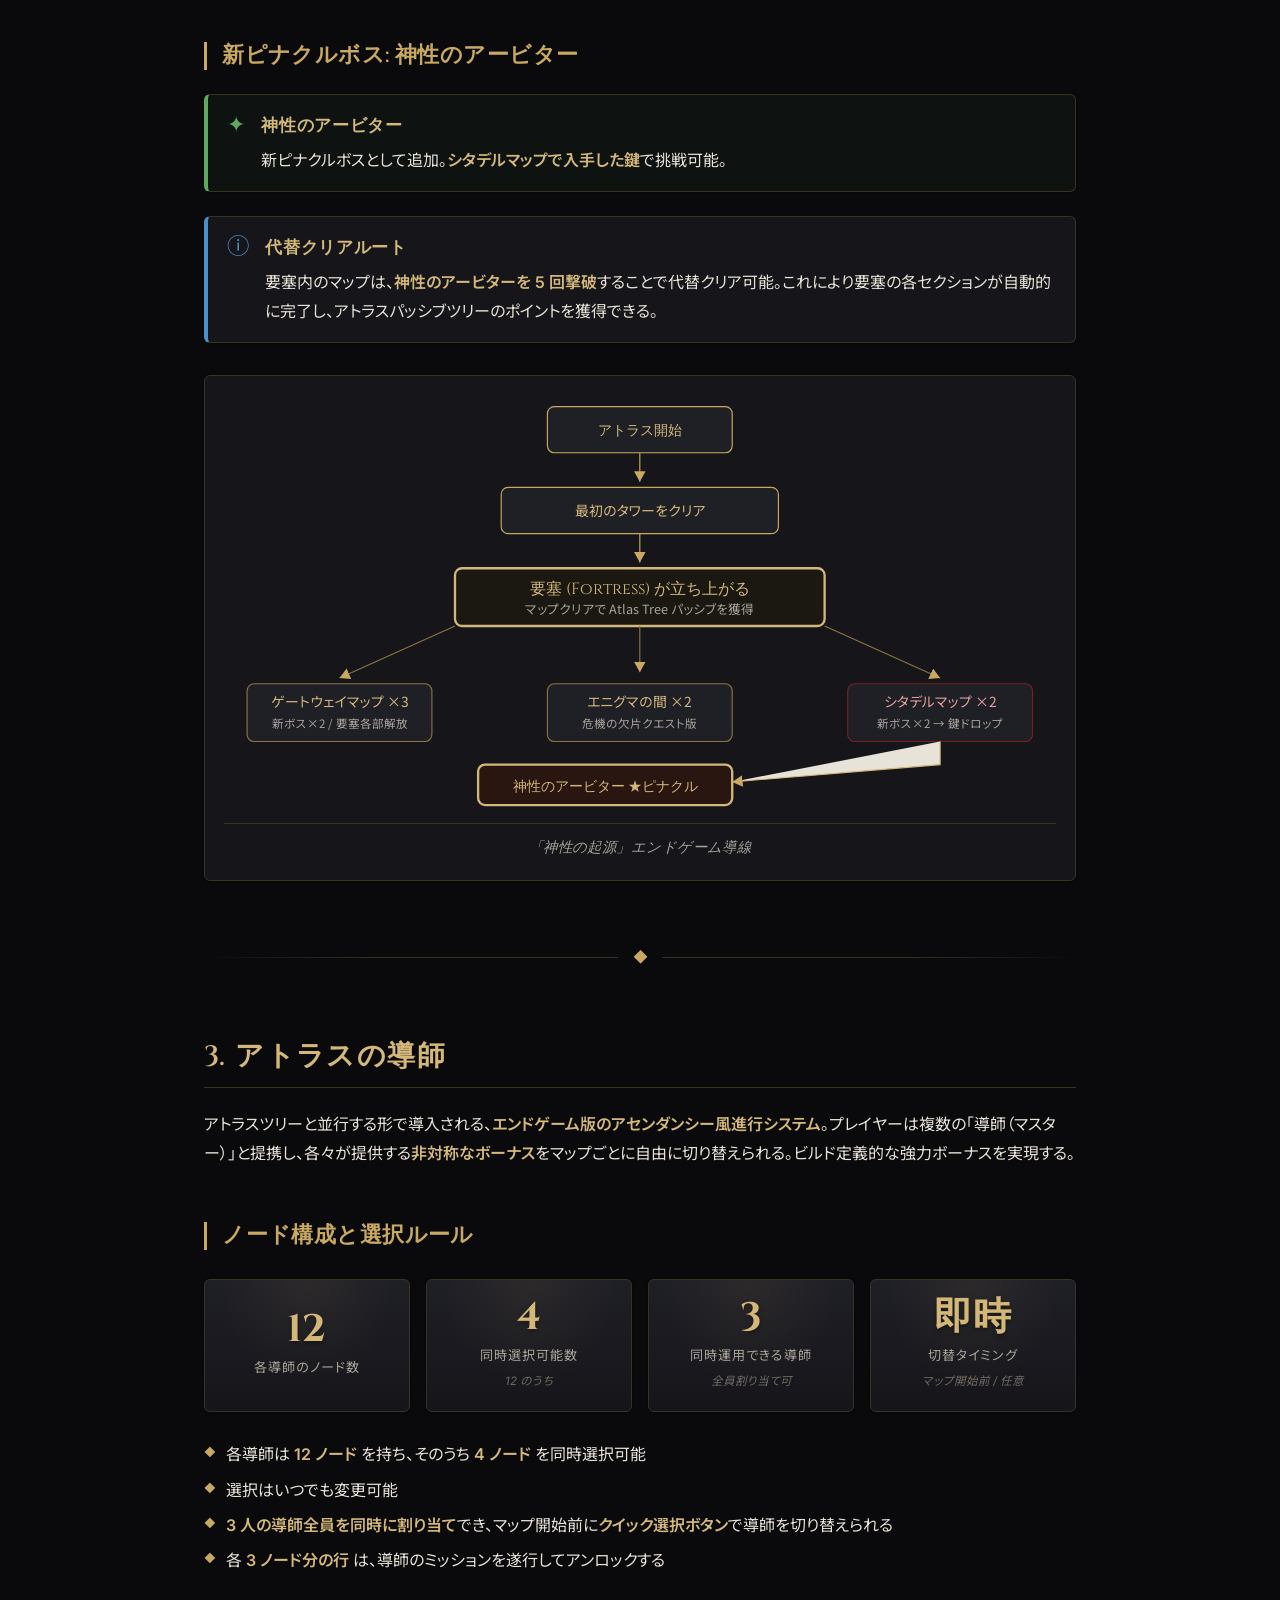
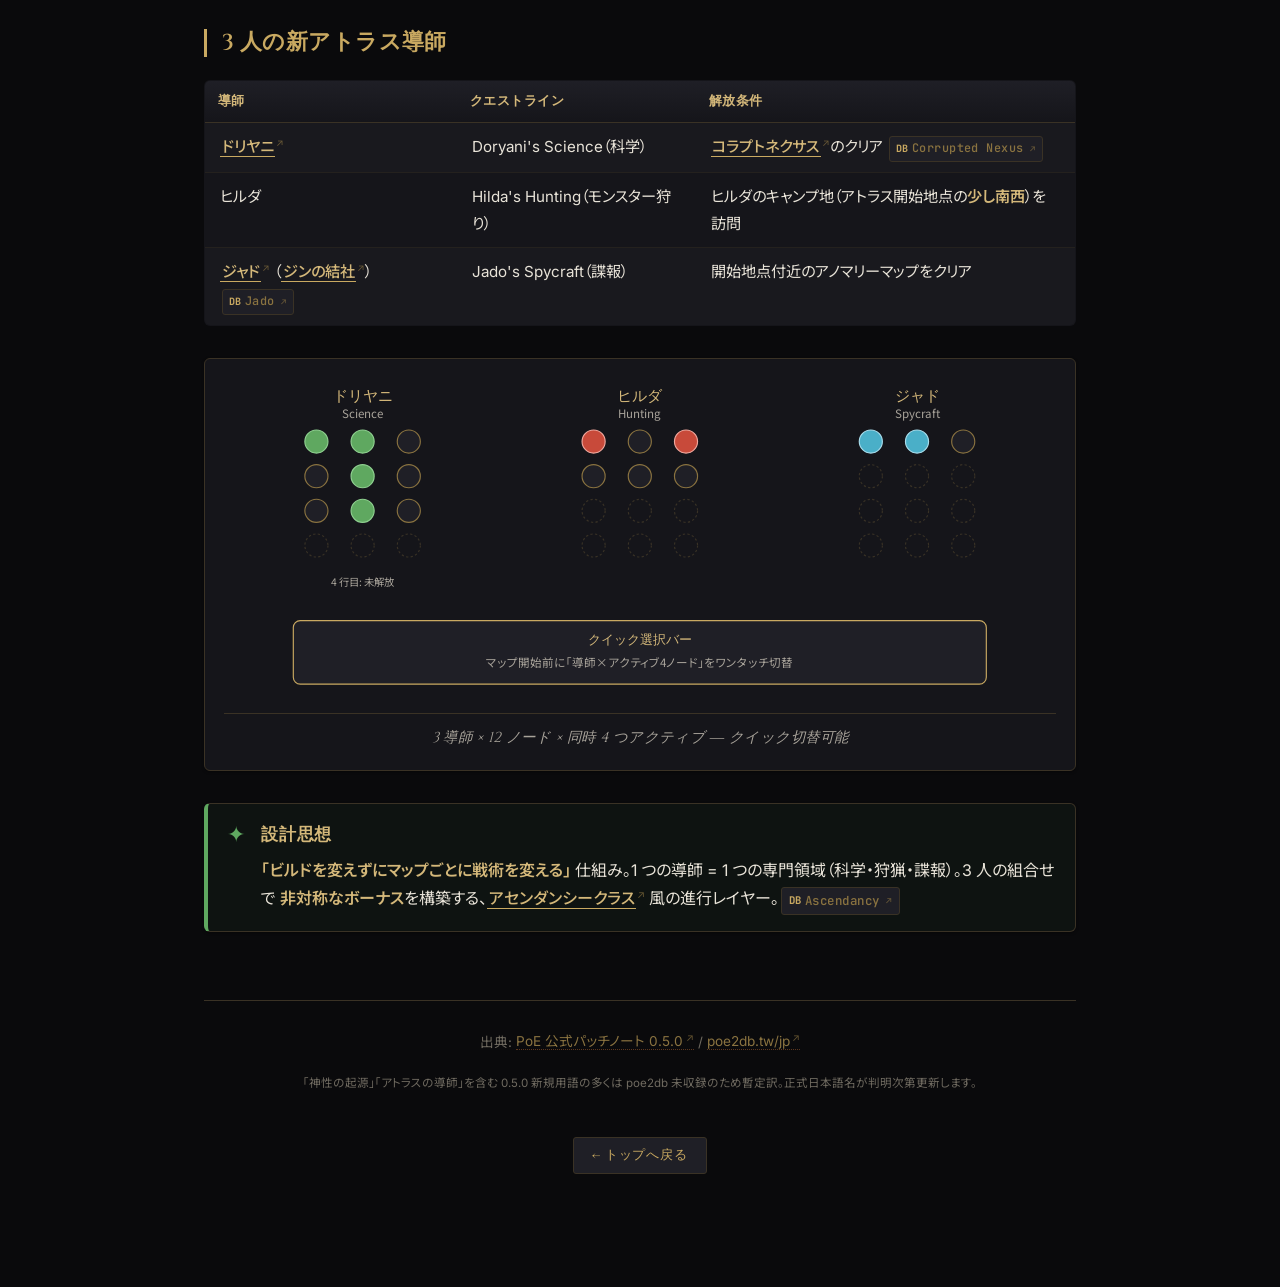
<file: sources/02_endgame-overhaul.html>
<!DOCTYPE html>
<html lang="ja">
<head>
<meta charset="UTF-8">
<meta name="viewport" content="width=device-width, initial-scale=1.0">
<title>エンドゲーム改修「神性の起源」 | PoE2 0.5.0</title>
<link rel="stylesheet" href="../assets/style.css">
</head>
<body>
<main>


<nav class="breadcrumb" aria-label="パンくずリスト">
  <a href="../index.html" class="home-icon">アルダーのルーン リーグ ホーム</a>
  <span class="breadcrumb-sep">/</span>
  <span class="breadcrumb-current">ソース 02: エンドゲーム改修「神性の起源」</span>
</nav>
<header>
  <h1>エンドゲーム改修</h1>
  <p class="subtitle">神性の起源 ＆ アトラスの導師 ― エンドゲームの再設計</p>
  <div class="meta">
    <span class="meta-item">バージョン 0.5.0</span>
    <span class="meta-item">ソース 02</span>
    <span class="meta-item">対応セクション: Endgame / Origins of Divinity / Masters of the Atlas</span>
  </div>
</header>

<div class="callout info">
  <div>
    <span class="callout-title">本ドキュメントの位置付け</span>
    0.5.0 で大規模に作り直されたエンドゲーム部分（<a href="https://poe2db.tw/jp/Atlas" target="_blank" rel="noopener" class="term-link"><span class="term linked" data-en="Atlas">アトラス</span></a>、ピナクルボス、新メカニクス「神性の起源」、新システム「アトラスの導師」）の総覧。
  </div>
</div>

<nav class="toc" aria-label="目次">
  <div class="toc-title">目次</div>
  <ol>
    <li><a href="#sec-endgame">1. エンドゲーム全般の変更</a></li>
    <li><a href="#sec-origins">2. 神性の起源 ― エンドゲーム改修</a></li>
    <li><a href="#sec-masters">3. アトラスの導師</a></li>
  </ol>
</nav>

<!-- ============================================================
     §1 Endgame 全般
     ============================================================ -->
<section id="sec-endgame">
<h2>1. エンドゲーム全般の変更</h2>

<div class="stat-grid">
  <div class="stat-card">
    <span class="stat-value">30</span>
    <span class="stat-label">新エンドゲームマップ</span>
    <span class="stat-sub">新規エリア</span>
  </div>
  <div class="stat-card">
    <span class="stat-value">全</span>
    <span class="stat-label">リーグメカに専用クエスト</span>
    <span class="stat-sub">ピナクルボスまでガイド</span>
  </div>
  <div class="stat-card">
    <span class="stat-value">2-way</span>
    <span class="stat-label">ピナクルボス挑戦</span>
    <span class="stat-sub">クエスト版 ＋ 反復版</span>
  </div>
</div>

<h3>主要変更点</h3>
<ul>
  <li><a href="#loc-atlas" class="anchor-link"><span class="term" data-en="Atlas">アトラス</span></a> <a href="https://poe2db.tw/jp/Atlas" target="_blank" rel="noopener" class="poe2db-link" aria-label="poe2db: Atlas"></a>上に<strong>固定の見所</strong>（fixed points of interest）が特定位置に配置され、明確な目標が見つけやすくなった</li>
  <li>アトラス上の全リーグメカニクスに、<strong>導入クエスト</strong>が追加。メカニクスの紹介からピナクルボス到達までを段階的にガイドする</li>
  <li>全ピナクルボスに、<strong>クエスト版（決定論的にアクセス可能）</strong>が追加。並行して<strong>反復可能な非クエスト版</strong>（より高難度）も提供される</li>
  <li><strong>30 種類の新エンドゲームマップエリア</strong>を追加</li>
</ul>

<div class="callout new">
  <div>
    <span class="callout-title">設計の核</span>
    エンドゲームを<strong>「彷徨う場所」から「明確な目的地」</strong> へ。固定見所＋クエスト導線でリーグメカの導入が滑らかになり、ピナクルボスへの到達経路が確定的になった。
  </div>
</div>
</section>

<div class="section-divider"></div>

<!-- ============================================================
     §2 Origins of Divinity
     ============================================================ -->
<section id="sec-origins">
<h2>2. 神性の起源 ― エンドゲーム改修</h2>

<h3>新エンドゲーム・ストーリーライン</h3>
<div class="callout">
  <div>
    <span class="callout-title">物語の発端</span>
    <span class="term" data-en="The Cataclysm of the Beast" data-tip="エンドゲームの新ストーリーの起点">獣の大変動</span> が古代のプロトコルを発動させた ― 腐敗が一定の規模に達した際、それを<strong>「捜し出して粛清する」</strong> ために設計された機構。<br>
    プレイヤーは<a href="https://poe2db.tw/jp/Atlas" target="_blank" rel="noopener" class="term-link"><span class="term linked" data-en="Atlas">アトラス</span></a>を渡って <strong><a href="https://poe2db.tw/jp/Fortress" target="_blank" rel="noopener" class="term-link"><span class="term linked" data-en="Fortress">要塞</span></a></strong> に入り、<span class="term" data-en="Gates" data-tip="要塞内のゲート機構（暫定訳）">ゲート</span>を起動。鍵を入手して古代の <span class="term" data-en="Precursor weapons" data-tip="エンドゲームの究極目標とされる古代兵器（暫定訳）">先人の武器</span> へ到達し、それらを<strong>武装解除</strong>することが目的となる。
    <a class="poe2db-link" href="https://poe2db.tw/jp/Fortress" target="_blank" rel="noopener">Fortress</a>
  </div>
</div>

<h3>要塞 (Fortress) の出現条件と構造</h3>
<ul>
  <li><strong>最初のタワーをクリアした時点で要塞が地面から立ち上がる</strong></li>
  <li>要塞内のマップは、クリアすると<strong>アトラスパッシブツリー用のパッシブポイント</strong>を 1 つ以上付与</li>
  <li>これは<strong>従来のアトラスポイント取得方法を完全に置き換える</strong></li>
</ul>

<h3>アトラスパッシブツリーの大幅拡張</h3>
<div class="compare">
  <div class="compare-side before">
    <span class="compare-label">これまで</span>
    <h4>マップクリアで散発的に獲得</h4>
    <p>アトラスポイントは多様な経路で獲得。リスペックが必要。ツリーは比較的小規模。</p>
  </div>
  <div class="compare-arrow">→</div>
  <div class="compare-side after">
    <span class="compare-label">0.5.0 から</span>
    <h4>要塞クリアで集約獲得 + 300+ ノード</h4>
    <p><span class="term" data-en="Atlas Passive Tree" data-tip="アトラスのパッシブツリー（暫定訳）">アトラスパッシブツリー</span> は<strong>300 ノード以上に拡張</strong>。要塞内の全マップを完了すれば<strong>全ノードを完全に振り切る</strong> だけのポイントが得られる。</p>
  </div>
</div>

<div class="callout info">
  <div>
    <span class="callout-title">リスペック不要</span>
    全ツリーを振り切れる前提のため、<strong>リスペック機能は廃止</strong>。代わりにツリー上の<strong>マルチ選択ノード</strong>は、いつでも任意のオプションに切り替え可能（柔軟性を担保）。
  </div>
</div>

<h3>古代のモッド (Ancient Modifiers)</h3>
<ul>
  <li>要塞内の多くのマップに 古代のモッド が付与され、マップの内容を追加・改変する</li>
  <li>「副次コンテンツを追加する」モッドが付いたマップは、<strong>そのコンテンツも暗黙的に追加</strong>される</li>
  <li><strong>40 種類以上の古代のモッド</strong>が新規追加。<strong>要塞外</strong>のマップにも一定確率で出現する</li>
</ul>

<h3>新マップ群</h3>
<table>
  <thead>
    <tr><th>マップ種類</th><th>個数</th><th>備考</th></tr>
  </thead>
  <tbody>
    <tr>
      <td><span class="term" data-en="Gateway maps" data-tip="要塞の各セクションへのアクセス用マップ（暫定訳）">ゲートウェイマップ</span></td>
      <td>3 種</td>
      <td><strong>2 体の新ボス</strong>を擁し、要塞内の異なるセクションへのアクセスに使用</td>
    </tr>
    <tr>
      <td><a href="https://poe2db.tw/jp/Precursor_Towers" target="_blank" rel="noopener" class="term-link"><span class="term linked" data-en="Precursor Tower" data-tip="アトラス上の新タワー型マップ">先人の塔</span></a> マップ</td>
      <td>新規</td>
      <td>要塞外に新規追加。<a class="poe2db-link" href="https://poe2db.tw/jp/Precursor_Towers" target="_blank" rel="noopener">Precursor Towers</a></td>
    </tr>
    <tr>
      <td><span class="term" data-en="Citadel maps" data-tip="シタデル型のマップ（暫定訳）">シタデルマップ</span></td>
      <td>2 種</td>
      <td><strong>2 体の新ボス</strong>。新ピナクルボスへの<strong>鍵</strong>をドロップ</td>
    </tr>
  </tbody>
</table>

<h3>既存コンテンツの再配置</h3>
<ul>
  <li><a href="#loc-burning-monolith" class="anchor-link"><span class="term" data-en="Burning Monolith">燃えるモノリス</span></a> <a href="https://poe2db.tw/jp/Divinity" target="_blank" rel="noopener" class="poe2db-link" aria-label="poe2db: Burning Monolith"></a> および <a href="https://poe2db.tw/jp/The_Arbiter_of_Ash" target="_blank" rel="noopener" class="term-link"><span class="term boss linked" data-en="Arbiter of Ash">灰のアービター</span></a> は、<strong>要塞内へ移動</strong> <a class="poe2db-link" href="https://poe2db.tw/jp/The_Arbiter_of_Ash" target="_blank" rel="noopener">Arbiter of Ash</a></li>
  <li><span class="term" data-en="Crisis fragments" data-tip="既存のクライシス・フラグメント">危機の欠片</span> のクエスト版が、要塞内の<strong>2 つの <span class="term" data-en="Enigma chambers" data-tip="エニグマの間（暫定訳）">エニグマの間</span> </strong>に追加</li>
</ul>

<h3>新ピナクルボス: 神性のアービター</h3>
<div class="callout new">
  <div>
    <span class="callout-title">神性のアービター</span>
    新ピナクルボスとして追加。<strong>シタデルマップで入手した鍵</strong>で挑戦可能。
  </div>
</div>

<div class="callout info">
  <div>
    <span class="callout-title">代替クリアルート</span>
    要塞内のマップは、<strong>神性のアービターを 5 回撃破</strong>することで代替クリア可能。これにより要塞の各セクションが自動的に完了し、アトラスパッシブツリーのポイントを獲得できる。
  </div>
</div>

<!-- SVG: Fortress / Endgame flow -->
<figure class="diagram">
  <svg viewBox="0 0 720 360" role="img" aria-label="神性の起源 エンドゲーム導線">
    <defs>
      <marker id="arr2" markerWidth="10" markerHeight="10" refX="9" refY="5" orient="auto">
        <path d="M0,0 L9,5 L0,10 Z" fill="#c9a961"/>
      </marker>
    </defs>
    <g font-family="Noto Sans JP, sans-serif" font-size="12" fill="#e8e3d8">
      <!-- start -->
      <rect x="280" y="10" width="160" height="40" rx="6" fill="#1f1f26" stroke="#c9a961"/>
      <text x="360" y="35" text-anchor="middle" fill="#d4b87a" font-family="Cinzel, serif">アトラス開始</text>
      <path d="M 360 50 L 360 75" stroke="#c9a961" marker-end="url(#arr2)"/>

      <!-- first tower -->
      <rect x="240" y="80" width="240" height="40" rx="6" fill="#1f1f26" stroke="#c9a961"/>
      <text x="360" y="105" text-anchor="middle" fill="#d4b87a">最初のタワーをクリア</text>
      <path d="M 360 120 L 360 145" stroke="#c9a961" marker-end="url(#arr2)"/>

      <!-- fortress rises -->
      <rect x="200" y="150" width="320" height="50" rx="6" fill="#1a1810" stroke="#d4b87a" stroke-width="2"/>
      <text x="360" y="172" text-anchor="middle" fill="#d4b87a" font-family="Cinzel, serif" font-size="14">要塞 (Fortress) が立ち上がる</text>
      <text x="360" y="190" text-anchor="middle" fill="#a8a39a" font-size="11">マップクリアで Atlas Tree パッシブを獲得</text>

      <!-- branches -->
      <path d="M 200 200 L 100 245" stroke="#8a7340" marker-end="url(#arr2)"/>
      <path d="M 360 200 L 360 240" stroke="#8a7340" marker-end="url(#arr2)"/>
      <path d="M 520 200 L 620 245" stroke="#8a7340" marker-end="url(#arr2)"/>

      <!-- gateway -->
      <rect x="20" y="250" width="160" height="50" rx="6" fill="#1f1f26" stroke="#8a7340"/>
      <text x="100" y="270" text-anchor="middle" fill="#d4b87a">ゲートウェイマップ ×3</text>
      <text x="100" y="288" text-anchor="middle" fill="#a8a39a" font-size="10">新ボス×2 / 要塞各部解放</text>

      <!-- enigma -->
      <rect x="280" y="250" width="160" height="50" rx="6" fill="#1f1f26" stroke="#8a7340"/>
      <text x="360" y="270" text-anchor="middle" fill="#d4b87a">エニグマの間 ×2</text>
      <text x="360" y="288" text-anchor="middle" fill="#a8a39a" font-size="10">危機の欠片クエスト版</text>

      <!-- citadel -->
      <rect x="540" y="250" width="160" height="50" rx="6" fill="#1f1f26" stroke="#7a1f1f"/>
      <text x="620" y="270" text-anchor="middle" fill="#e8a0a0">シタデルマップ ×2</text>
      <text x="620" y="288" text-anchor="middle" fill="#a8a39a" font-size="10">新ボス×2 → 鍵ドロップ</text>

      <!-- pinnacle -->
      <path d="M 620 300 L 620 320 L 440 335" stroke="#d4b87a" marker-end="url(#arr2)"/>
      <rect x="220" y="320" width="220" height="35" rx="6" fill="#2a1610" stroke="#d4b87a" stroke-width="2"/>
      <text x="330" y="343" text-anchor="middle" fill="#d4b87a" font-family="Cinzel, serif">神性のアービター ★ピナクル</text>
    </g>
  </svg>
  <figcaption>「神性の起源」エンドゲーム導線</figcaption>
</figure>
</section>

<div class="section-divider"></div>

<!-- ============================================================
     §3 Masters of the Atlas
     ============================================================ -->
<section id="sec-masters">
<h2>3. アトラスの導師</h2>

<p>アトラスツリーと並行する形で導入される、<strong>エンドゲーム版のアセンダンシー風進行システム</strong>。プレイヤーは複数の「導師（マスター）」と提携し、各々が提供する<strong>非対称なボーナス</strong>をマップごとに自由に切り替えられる。ビルド定義的な強力ボーナスを実現する。</p>

<h3>ノード構成と選択ルール</h3>
<div class="stat-grid">
  <div class="stat-card">
    <span class="stat-value">12</span>
    <span class="stat-label">各導師のノード数</span>
  </div>
  <div class="stat-card">
    <span class="stat-value">4</span>
    <span class="stat-label">同時選択可能数</span>
    <span class="stat-sub">12 のうち</span>
  </div>
  <div class="stat-card">
    <span class="stat-value">3</span>
    <span class="stat-label">同時運用できる導師</span>
    <span class="stat-sub">全員割り当て可</span>
  </div>
  <div class="stat-card">
    <span class="stat-value">即時</span>
    <span class="stat-label">切替タイミング</span>
    <span class="stat-sub">マップ開始前 / 任意</span>
  </div>
</div>

<ul>
  <li>各導師は <strong>12 ノード</strong> を持ち、そのうち <strong>4 ノード</strong> を同時選択可能</li>
  <li>選択はいつでも変更可能</li>
  <li><strong>3 人の導師全員を同時に割り当て</strong>でき、マップ開始前に<strong>クイック選択ボタン</strong>で導師を切り替えられる</li>
  <li>各 <strong>3 ノード分の行</strong> は、導師のミッションを遂行してアンロックする</li>
</ul>

<h3>3 人の新アトラス導師</h3>
<table>
  <thead>
    <tr><th>導師</th><th>クエストライン</th><th>解放条件</th></tr>
  </thead>
  <tbody>
    <tr>
      <td><a href="https://poe2db.tw/jp/Doryani" target="_blank" rel="noopener" class="term-link"><span class="term linked" data-en="Doryani">ドリヤニ</span></a></td>
      <td>Doryani's Science（科学）</td>
      <td><a href="https://poe2db.tw/jp/Corrupted_Nexus" target="_blank" rel="noopener" class="term-link"><span class="term linked" data-en="corruption nexus">コラプトネクサス</span></a>のクリア <a class="poe2db-link" href="https://poe2db.tw/jp/Corrupted_Nexus" target="_blank" rel="noopener">Corrupted Nexus</a></td>
    </tr>
    <tr>
      <td>ヒルダ</td>
      <td>Hilda's Hunting（モンスター狩り）</td>
      <td>ヒルダのキャンプ地（アトラス開始地点の<strong>少し南西</strong>）を訪問</td>
    </tr>
    <tr>
      <td><a href="https://poe2db.tw/jp/Jado" target="_blank" rel="noopener" class="term-link"><span class="term linked" data-en="Jado">ジャド</span></a> （<a href="https://poe2db.tw/jp/Jado" target="_blank" rel="noopener" class="term-link"><span class="term linked" data-en="Order of the Djinn">ジンの結社</span></a>） <a class="poe2db-link" href="https://poe2db.tw/jp/Jado" target="_blank" rel="noopener">Jado</a></td>
      <td>Jado's Spycraft（諜報）</td>
      <td>開始地点付近のアノマリーマップをクリア</td>
    </tr>
  </tbody>
</table>

<!-- SVG: Masters node UI -->
<figure class="diagram">
  <svg viewBox="0 0 720 280" role="img" aria-label="アトラスの導師: ノード選択イメージ">
    <g font-family="Noto Sans JP, sans-serif" font-size="11" fill="#e8e3d8">
      <!-- Doryani column -->
      <text x="120" y="20" text-anchor="middle" fill="#d4b87a" font-family="Cinzel, serif" font-size="13">ドリヤニ</text>
      <text x="120" y="35" text-anchor="middle" fill="#a8a39a" font-size="10">Science</text>
      <g>
        <!-- 4 rows × 3 nodes = 12 -->
        <g transform="translate(80,55)">
          <circle r="10" fill="#5fa860" stroke="#8fd090"/>
          <circle cx="40" r="10" fill="#5fa860" stroke="#8fd090"/>
          <circle cx="80" r="10" fill="#1f1f26" stroke="#8a7340"/>
        </g>
        <g transform="translate(80,85)">
          <circle r="10" fill="#1f1f26" stroke="#8a7340"/>
          <circle cx="40" r="10" fill="#5fa860" stroke="#8fd090"/>
          <circle cx="80" r="10" fill="#1f1f26" stroke="#8a7340"/>
        </g>
        <g transform="translate(80,115)">
          <circle r="10" fill="#1f1f26" stroke="#8a7340"/>
          <circle cx="40" r="10" fill="#5fa860" stroke="#8fd090"/>
          <circle cx="80" r="10" fill="#1f1f26" stroke="#8a7340"/>
        </g>
        <g transform="translate(80,145)" opacity="0.3">
          <circle r="10" fill="none" stroke="#8a7340" stroke-dasharray="2,2"/>
          <circle cx="40" r="10" fill="none" stroke="#8a7340" stroke-dasharray="2,2"/>
          <circle cx="80" r="10" fill="none" stroke="#8a7340" stroke-dasharray="2,2"/>
        </g>
        <text x="120" y="180" text-anchor="middle" fill="#a8a39a" font-size="9">4 行目: 未解放</text>
      </g>

      <!-- Hilda column -->
      <text x="360" y="20" text-anchor="middle" fill="#d4b87a" font-family="Cinzel, serif" font-size="13">ヒルダ</text>
      <text x="360" y="35" text-anchor="middle" fill="#a8a39a" font-size="10">Hunting</text>
      <g>
        <g transform="translate(320,55)">
          <circle r="10" fill="#c84a3a" stroke="#f0a89e"/>
          <circle cx="40" r="10" fill="#1f1f26" stroke="#8a7340"/>
          <circle cx="80" r="10" fill="#c84a3a" stroke="#f0a89e"/>
        </g>
        <g transform="translate(320,85)">
          <circle r="10" fill="#1f1f26" stroke="#8a7340"/>
          <circle cx="40" r="10" fill="#1f1f26" stroke="#8a7340"/>
          <circle cx="80" r="10" fill="#1f1f26" stroke="#8a7340"/>
        </g>
        <g transform="translate(320,115)" opacity="0.3">
          <circle r="10" fill="none" stroke="#8a7340" stroke-dasharray="2,2"/>
          <circle cx="40" r="10" fill="none" stroke="#8a7340" stroke-dasharray="2,2"/>
          <circle cx="80" r="10" fill="none" stroke="#8a7340" stroke-dasharray="2,2"/>
        </g>
        <g transform="translate(320,145)" opacity="0.3">
          <circle r="10" fill="none" stroke="#8a7340" stroke-dasharray="2,2"/>
          <circle cx="40" r="10" fill="none" stroke="#8a7340" stroke-dasharray="2,2"/>
          <circle cx="80" r="10" fill="none" stroke="#8a7340" stroke-dasharray="2,2"/>
        </g>
      </g>

      <!-- Jado column -->
      <text x="600" y="20" text-anchor="middle" fill="#d4b87a" font-family="Cinzel, serif" font-size="13">ジャド</text>
      <text x="600" y="35" text-anchor="middle" fill="#a8a39a" font-size="10">Spycraft</text>
      <g>
        <g transform="translate(560,55)">
          <circle r="10" fill="#4aafc8" stroke="#a8dceb"/>
          <circle cx="40" r="10" fill="#4aafc8" stroke="#a8dceb"/>
          <circle cx="80" r="10" fill="#1f1f26" stroke="#8a7340"/>
        </g>
        <g transform="translate(560,85)" opacity="0.3">
          <circle r="10" fill="none" stroke="#8a7340" stroke-dasharray="2,2"/>
          <circle cx="40" r="10" fill="none" stroke="#8a7340" stroke-dasharray="2,2"/>
          <circle cx="80" r="10" fill="none" stroke="#8a7340" stroke-dasharray="2,2"/>
        </g>
        <g transform="translate(560,115)" opacity="0.3">
          <circle r="10" fill="none" stroke="#8a7340" stroke-dasharray="2,2"/>
          <circle cx="40" r="10" fill="none" stroke="#8a7340" stroke-dasharray="2,2"/>
          <circle cx="80" r="10" fill="none" stroke="#8a7340" stroke-dasharray="2,2"/>
        </g>
        <g transform="translate(560,145)" opacity="0.3">
          <circle r="10" fill="none" stroke="#8a7340" stroke-dasharray="2,2"/>
          <circle cx="40" r="10" fill="none" stroke="#8a7340" stroke-dasharray="2,2"/>
          <circle cx="80" r="10" fill="none" stroke="#8a7340" stroke-dasharray="2,2"/>
        </g>
      </g>

      <!-- legend / quick select -->
      <rect x="60" y="210" width="600" height="55" rx="6" fill="#1f1f26" stroke="#c9a961"/>
      <text x="360" y="230" text-anchor="middle" fill="#d4b87a" font-family="Cinzel, serif">クイック選択バー</text>
      <text x="360" y="250" text-anchor="middle" fill="#a8a39a" font-size="10">マップ開始前に「導師×アクティブ4ノード」をワンタッチ切替</text>
    </g>
  </svg>
  <figcaption>3 導師 × 12 ノード × 同時 4 つアクティブ ― クイック切替可能</figcaption>
</figure>

<div class="callout new">
  <div>
    <span class="callout-title">設計思想</span>
    <strong>「ビルドを変えずにマップごとに戦術を変える」</strong> 仕組み。1 つの導師 = 1 つの専門領域（科学・狩猟・諜報）。3 人の組合せで <strong>非対称なボーナス</strong>を構築する、<a href="https://poe2db.tw/jp/Ascendancy_class" target="_blank" rel="noopener" class="term-link"><span class="term linked" data-en="Ascendancy">アセンダンシークラス</span></a> 風の進行レイヤー。<a class="poe2db-link" href="https://poe2db.tw/jp/Ascendancy_class" target="_blank" rel="noopener">Ascendancy</a>
  </div>
</div>
</section>

<footer>
  <p>出典: <a href="https://www.pathofexile.com/forum/view-thread/3932540" target="_blank" rel="noopener">PoE 公式パッチノート 0.5.0</a> / <a href="https://poe2db.tw/jp/" target="_blank" rel="noopener">poe2db.tw/jp</a></p>
  <p><small>「神性の起源」「アトラスの導師」を含む 0.5.0 新規用語の多くは poe2db 未収録のため暫定訳。正式日本語名が判明次第更新します。</small></p>
  <p class="back-to-top-wrap" style="margin-top:2em;"><a href="../index.html" class="back-to-top">← トップへ戻る</a></p>
</footer>

</main>
</body>
</html>
</file>
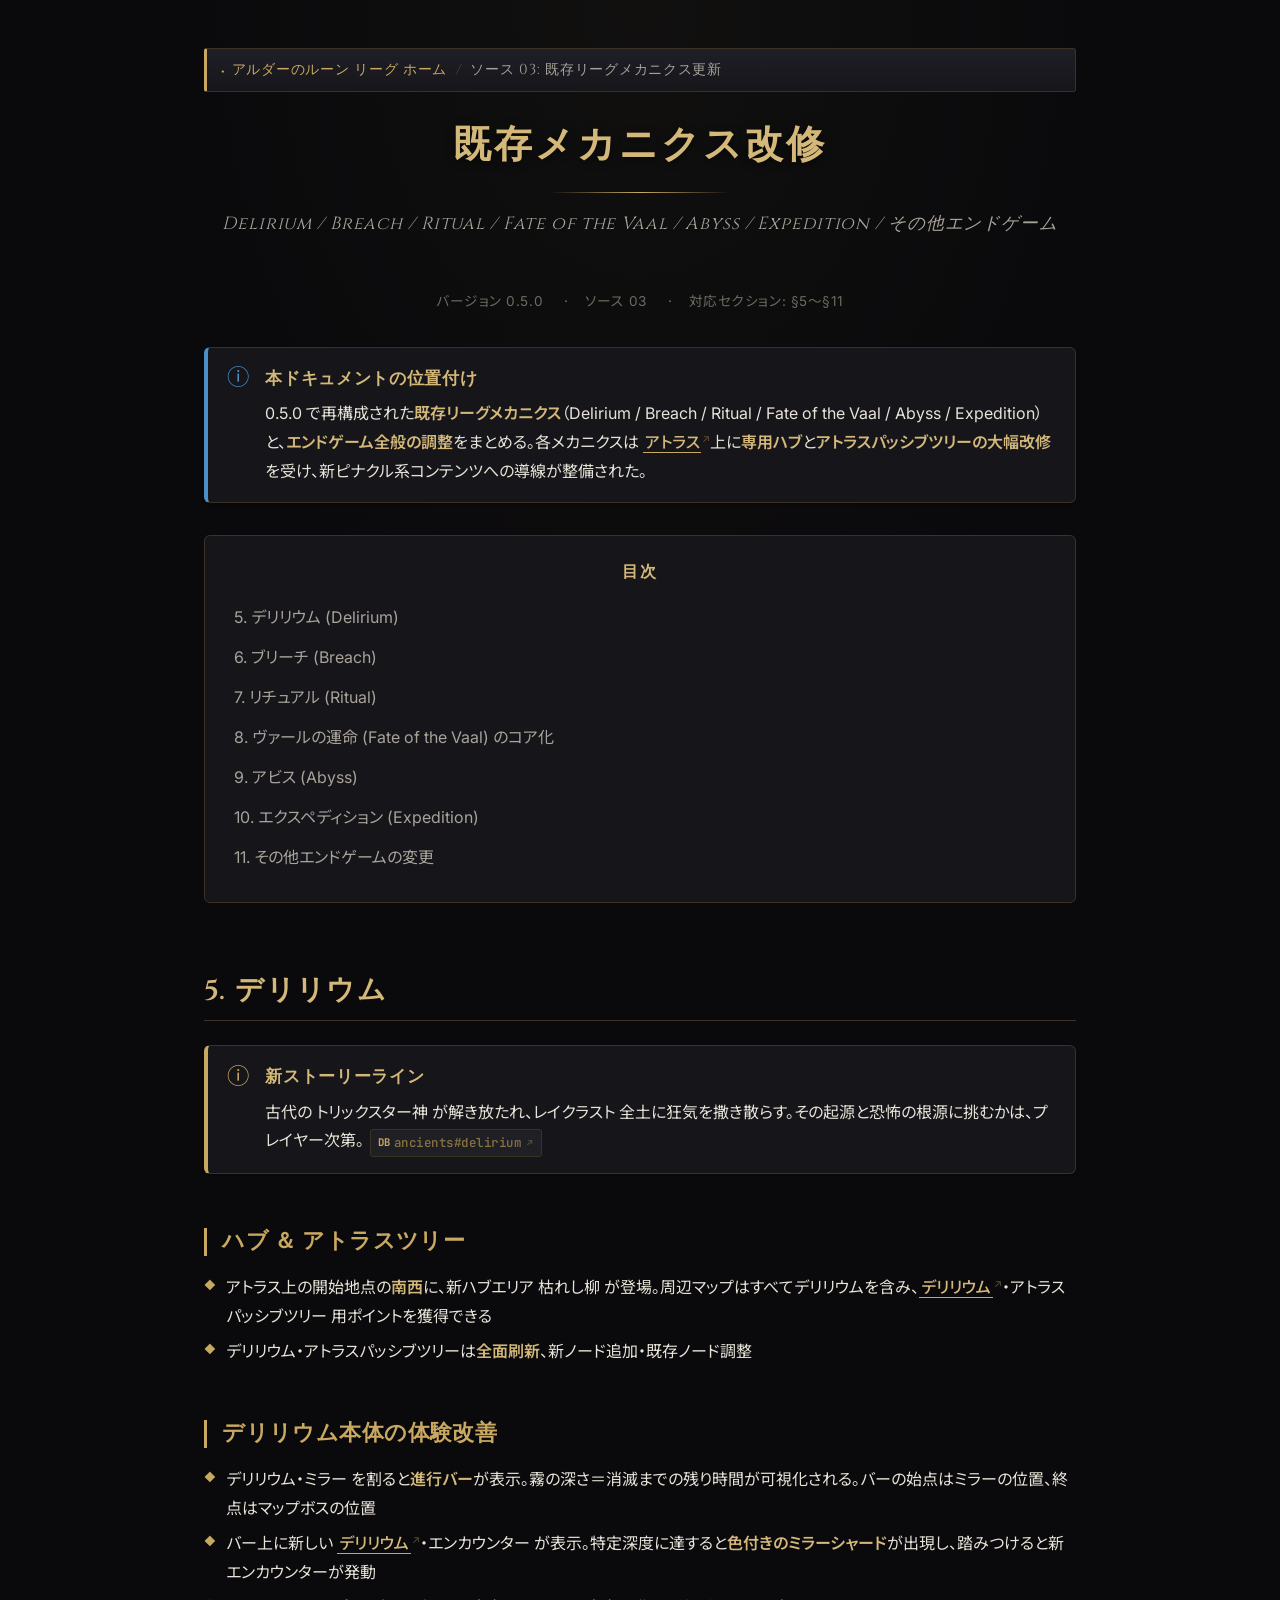
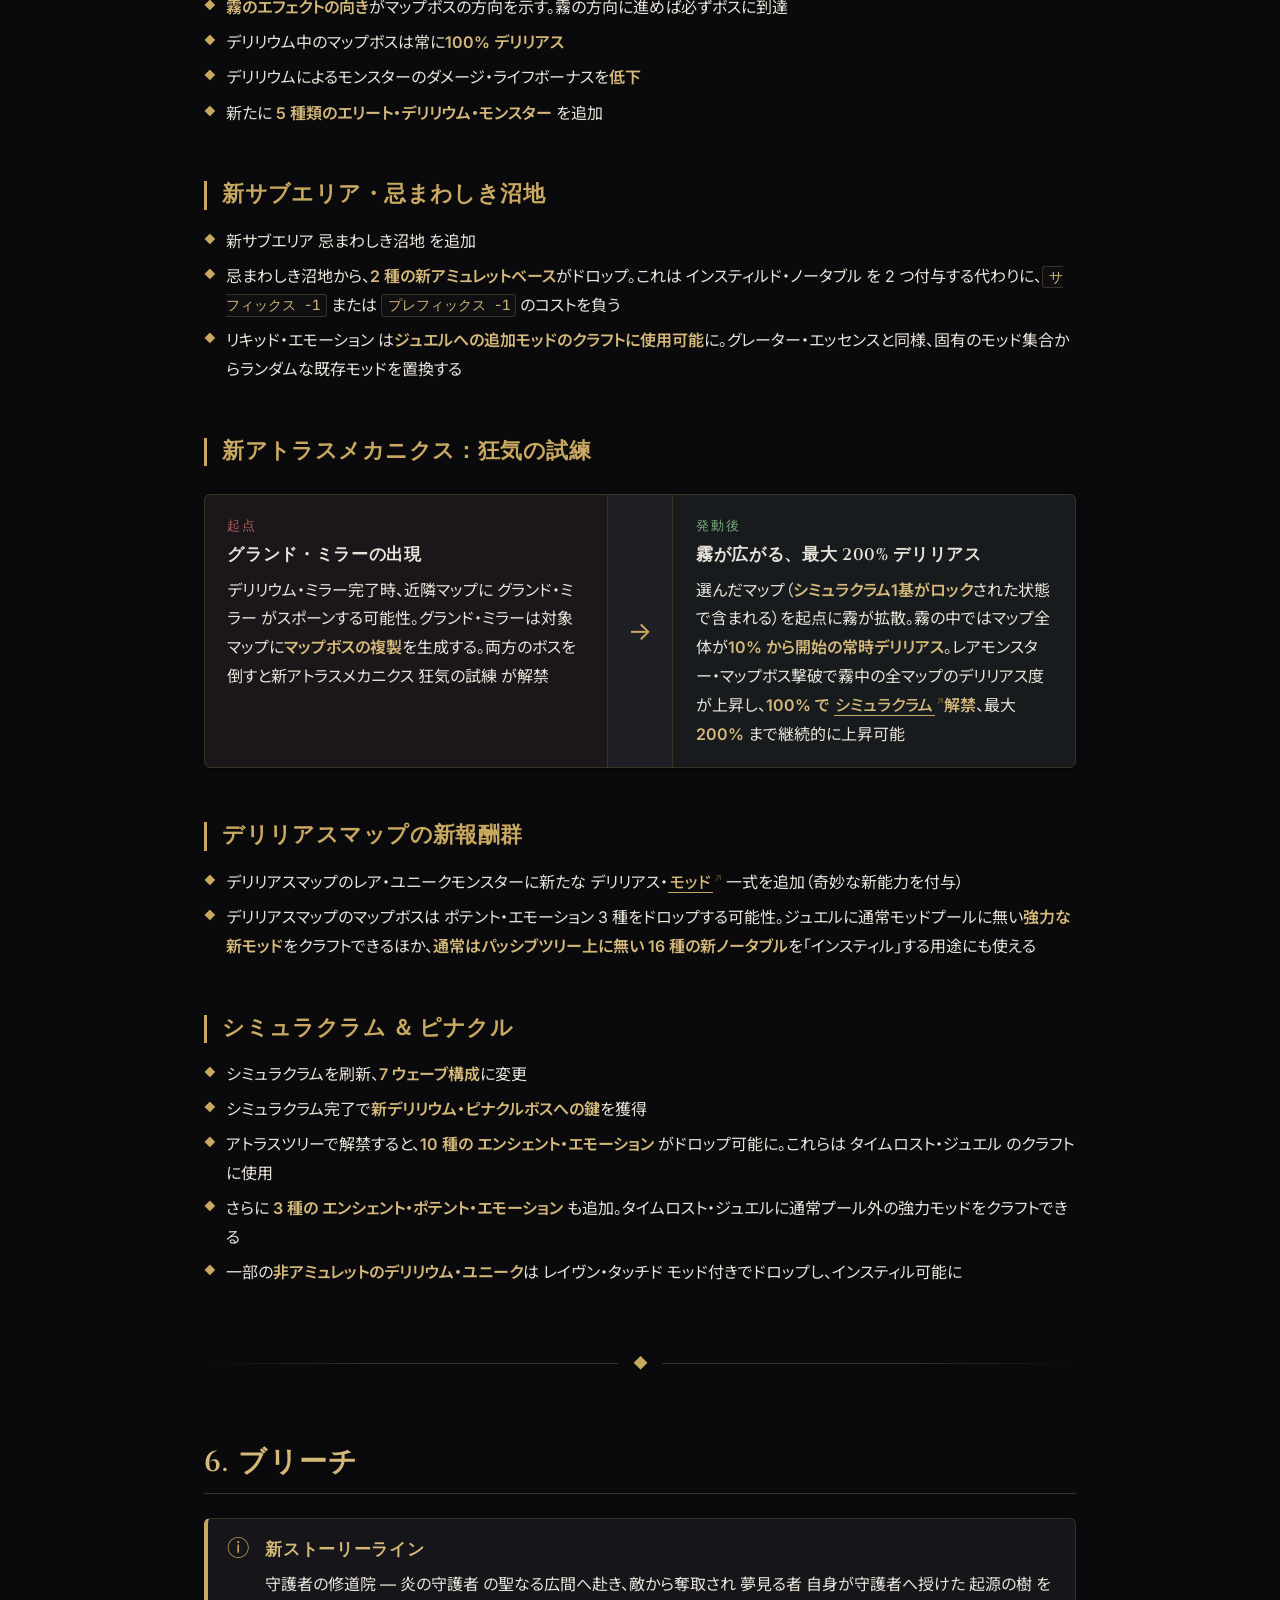
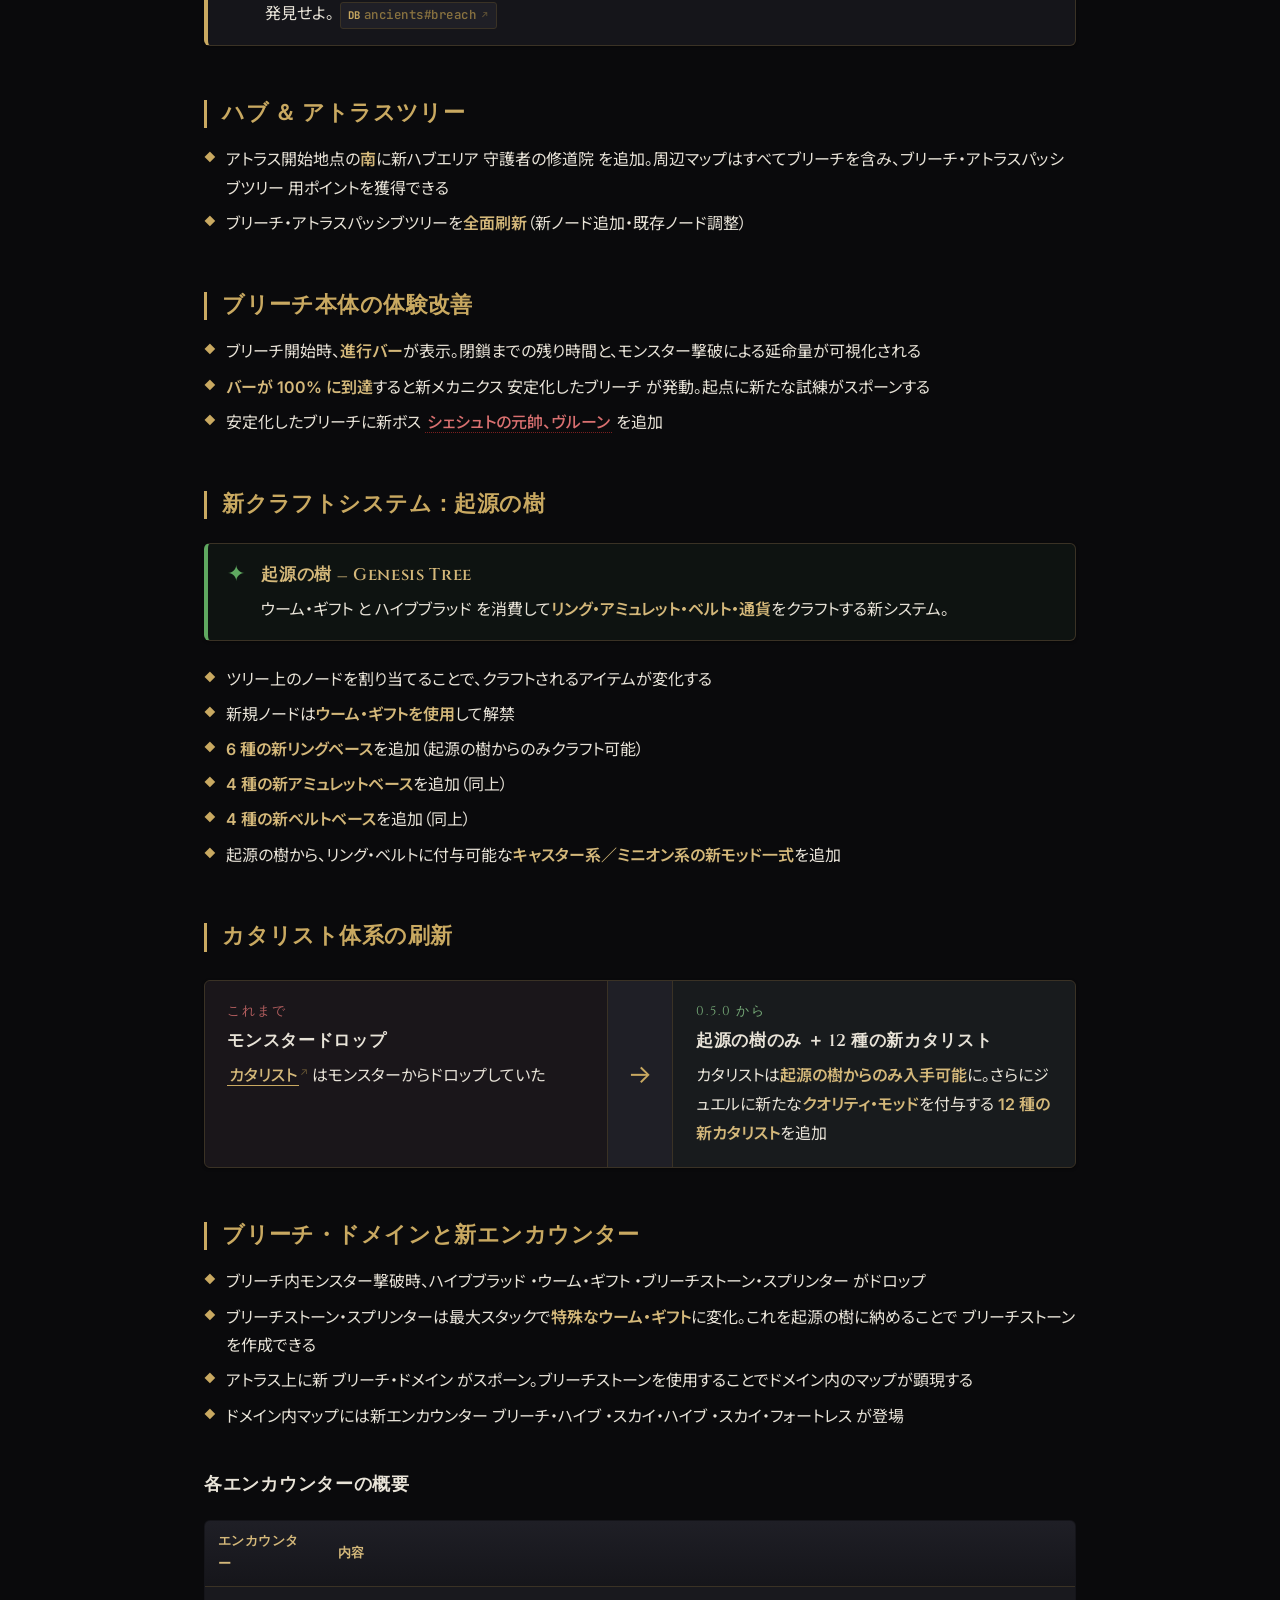
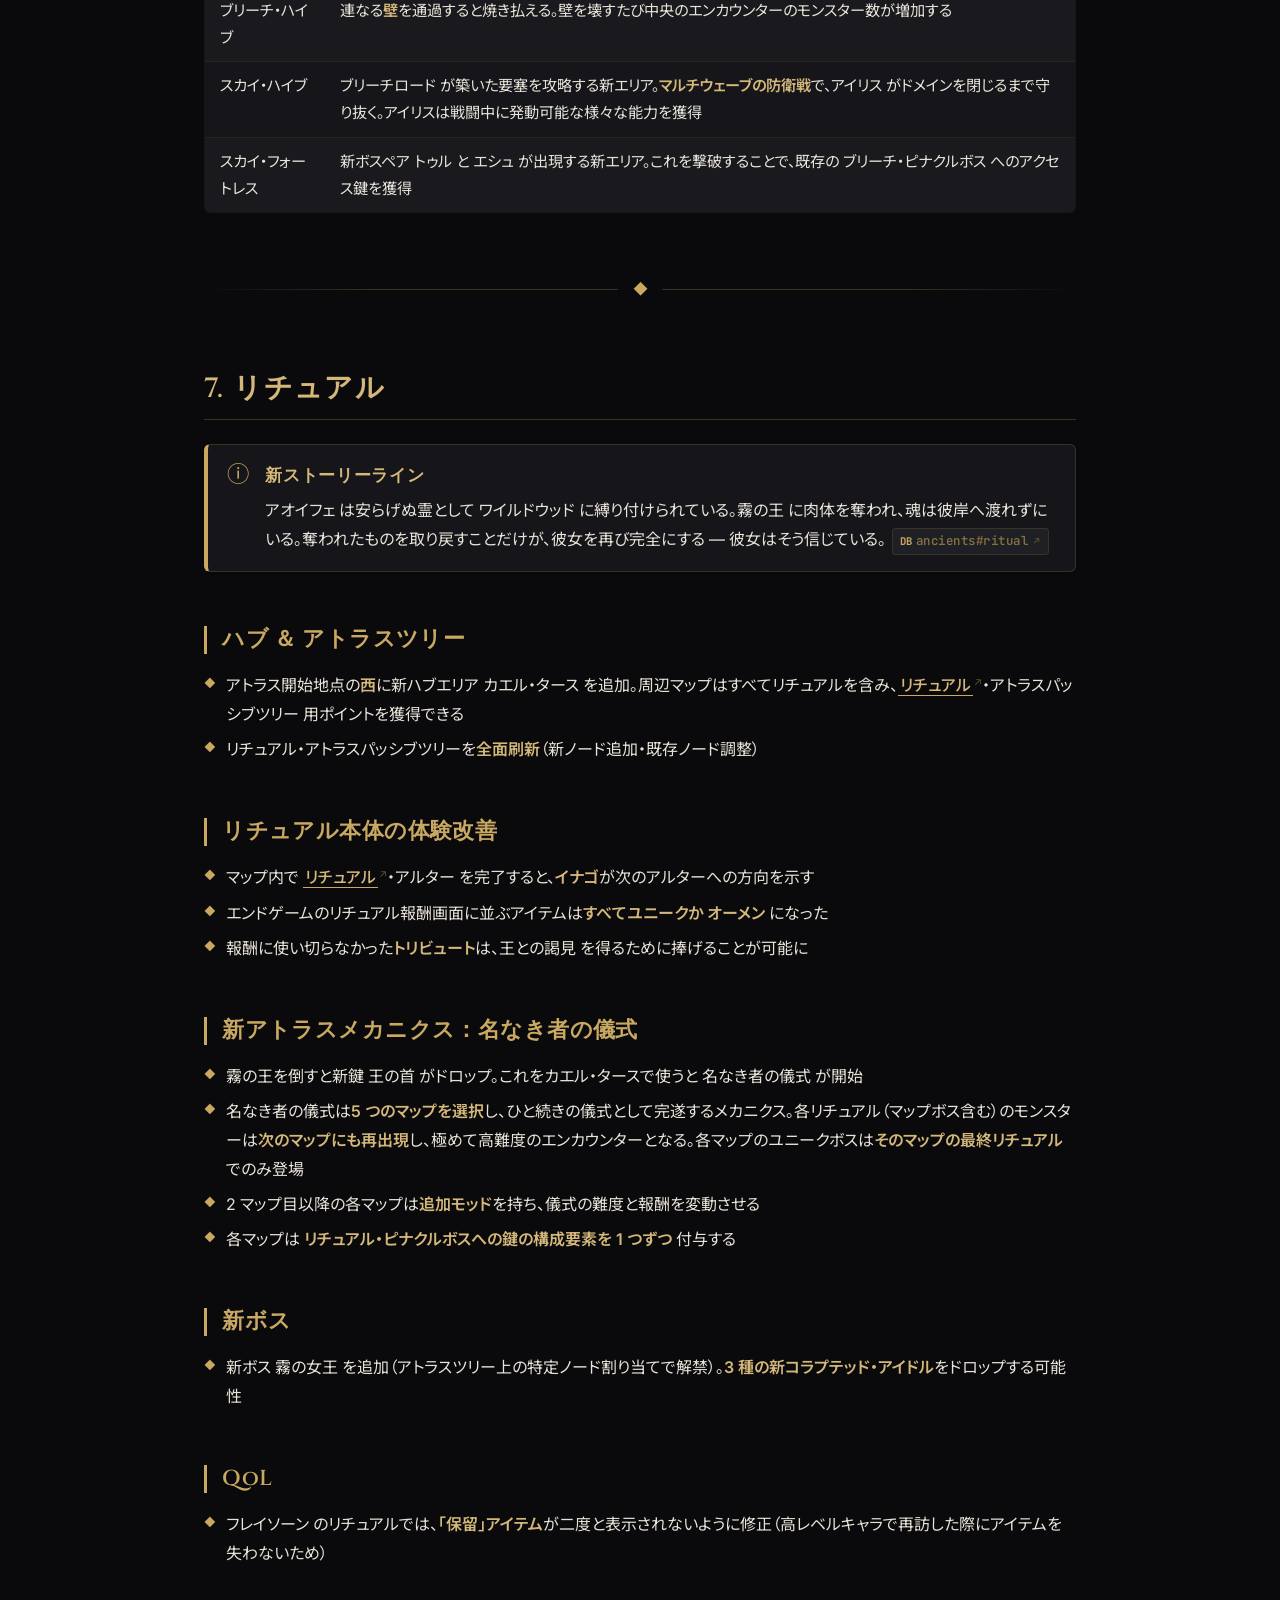
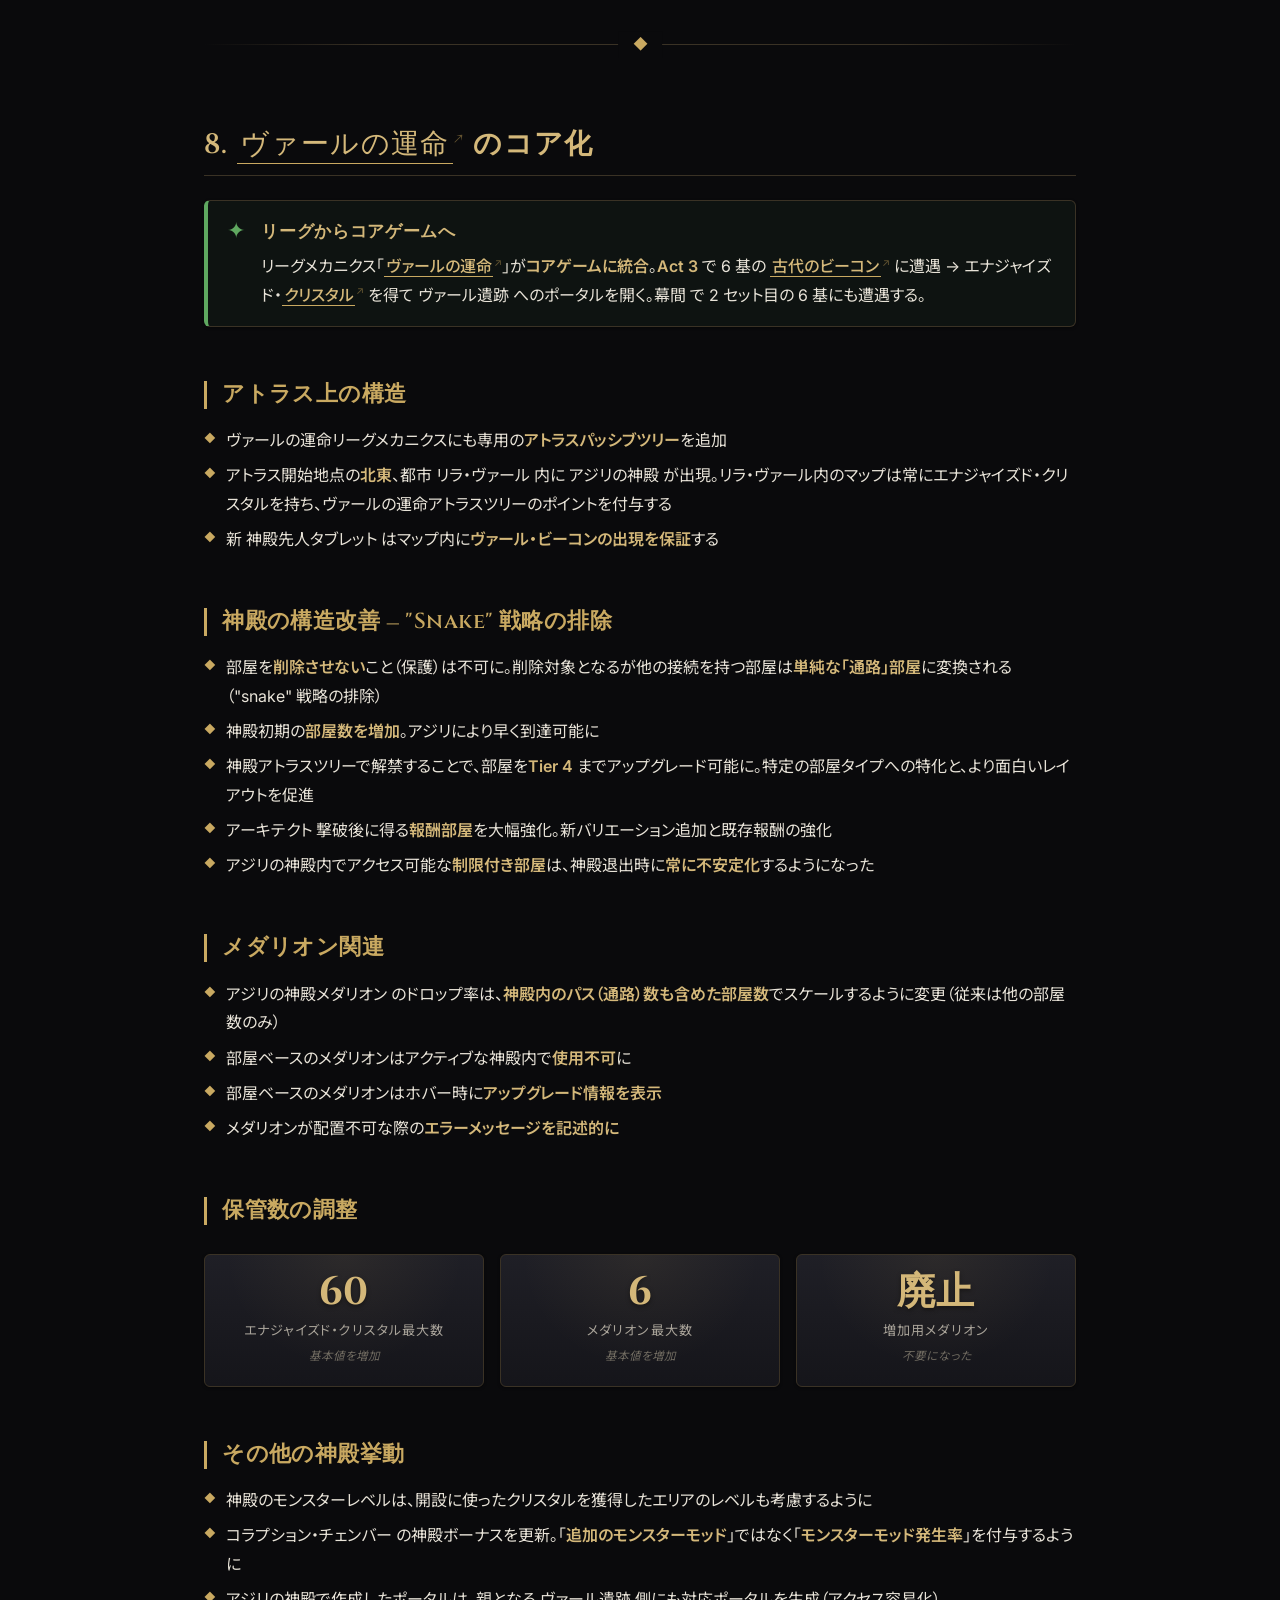
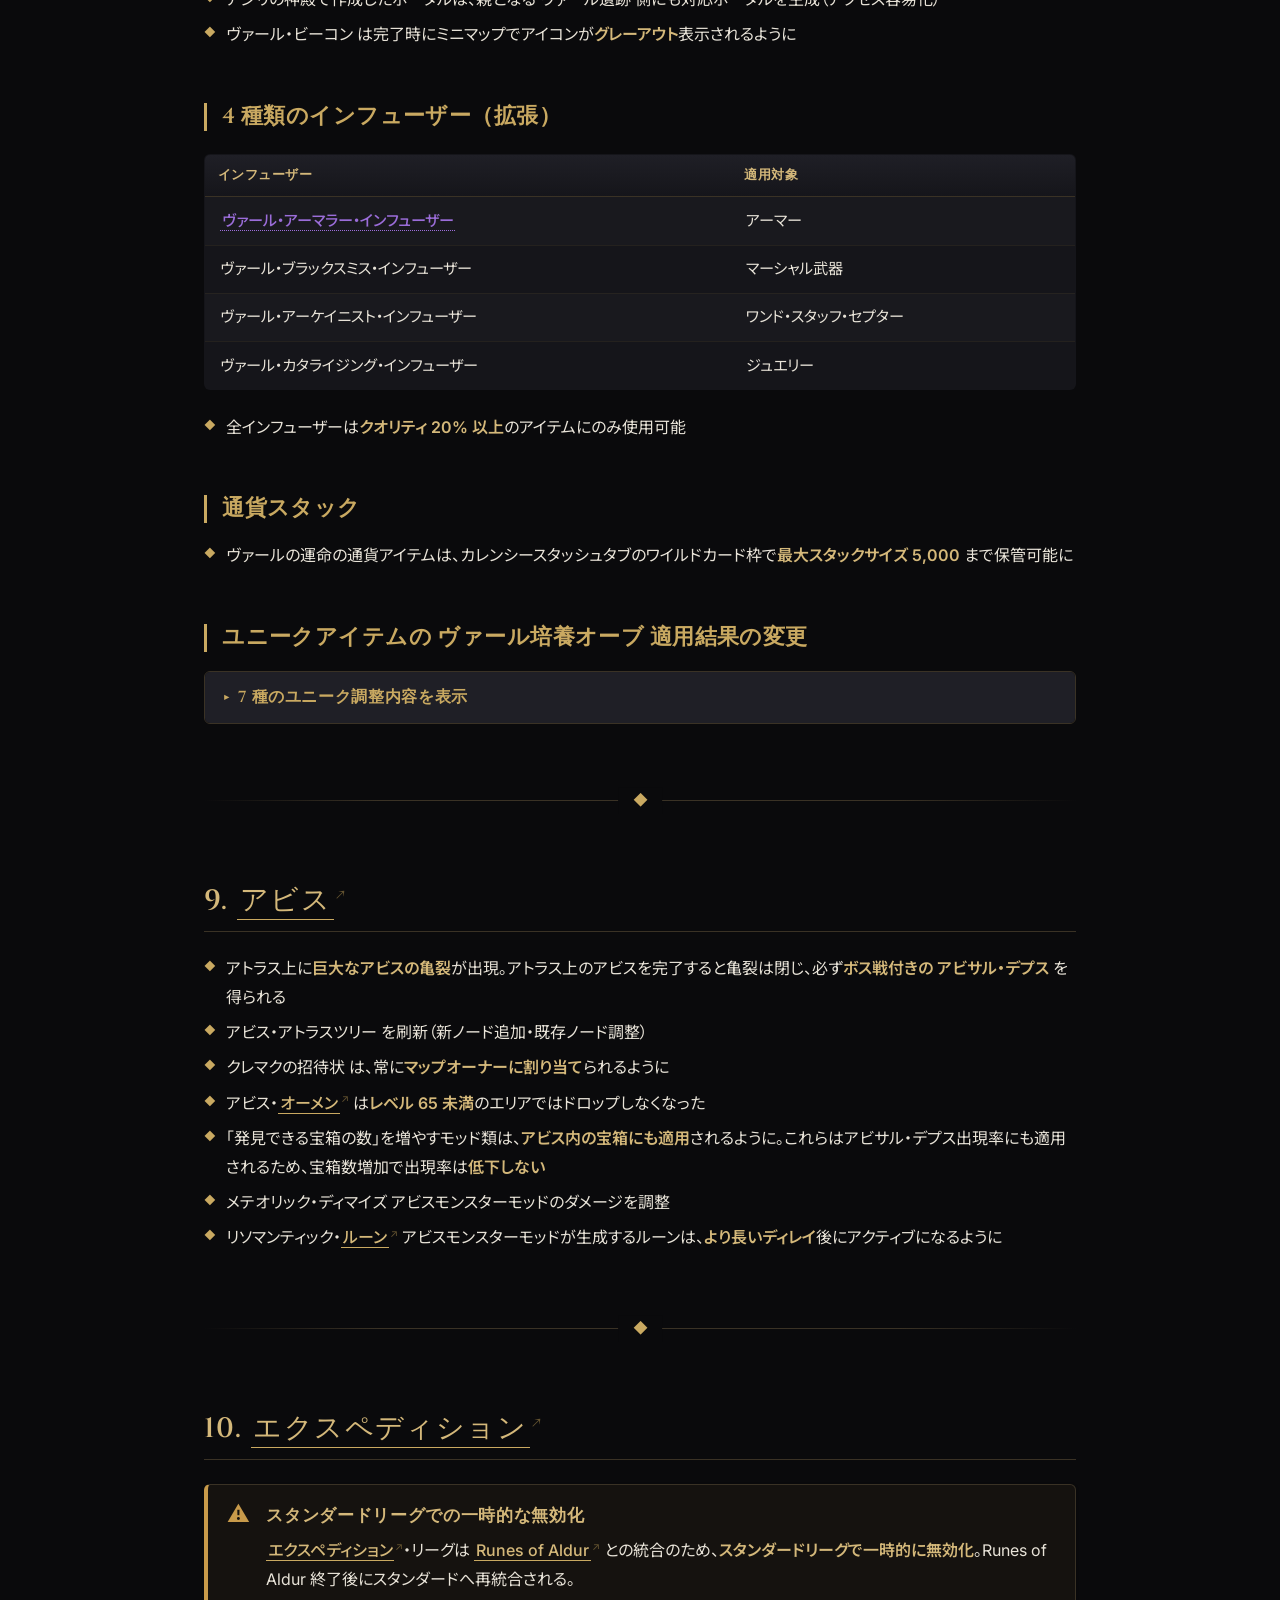
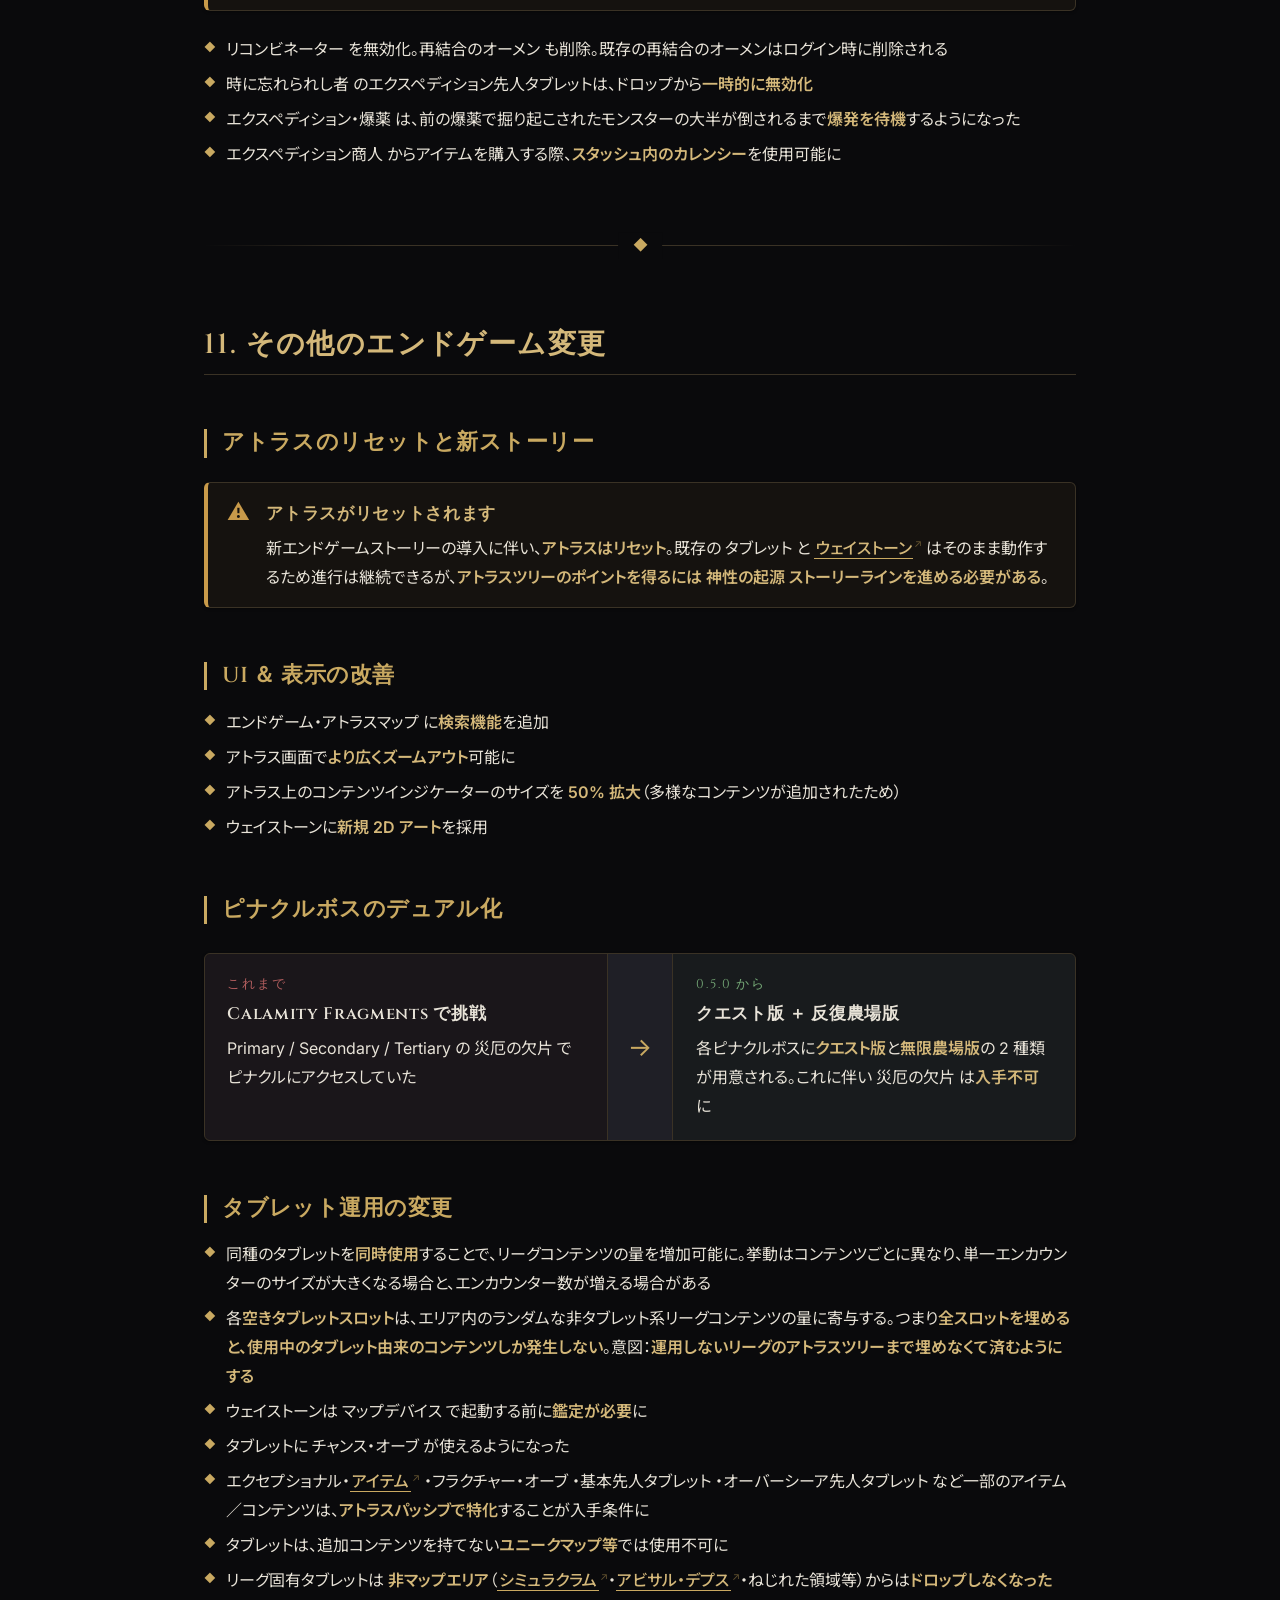
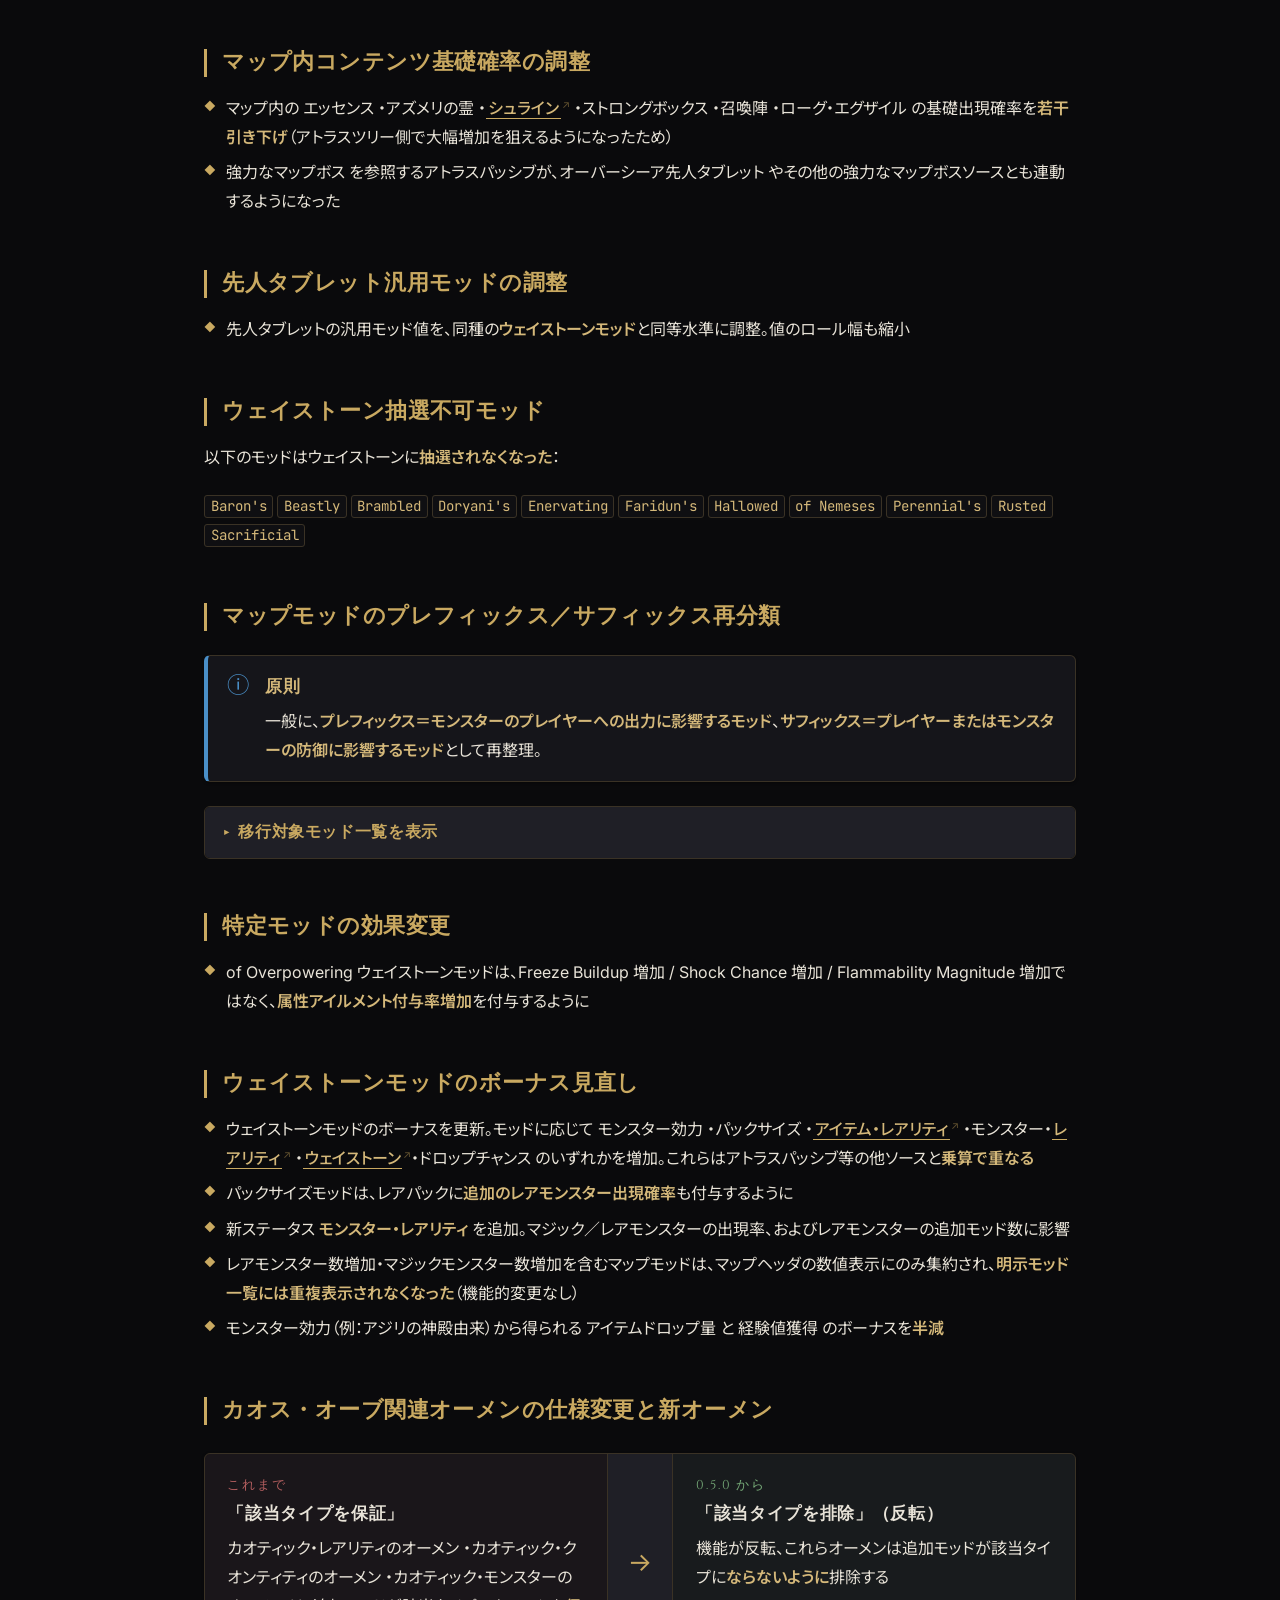
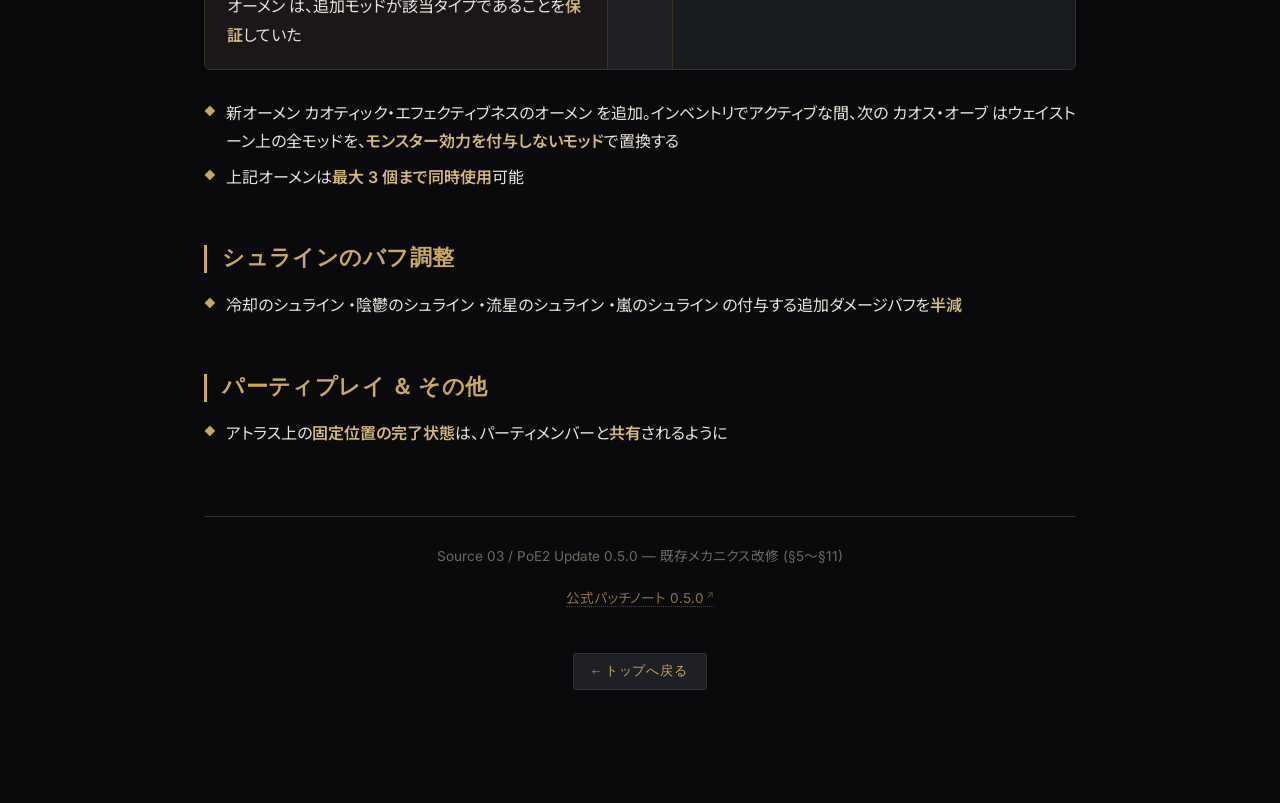
<file: sources/03_existing-mechanics.html>
<!DOCTYPE html>
<html lang="ja">
<head>
<meta charset="UTF-8">
<meta name="viewport" content="width=device-width, initial-scale=1.0">
<title>既存メカニクス改修 (Delirium / Breach / Ritual / Vaal / Abyss / Expedition / Endgame) | PoE2 0.5.0</title>
<link rel="stylesheet" href="../assets/style.css">
</head>
<body>
<main>


<nav class="breadcrumb" aria-label="パンくずリスト">
  <a href="../index.html" class="home-icon">アルダーのルーン リーグ ホーム</a>
  <span class="breadcrumb-sep">/</span>
  <span class="breadcrumb-current">ソース 03: 既存リーグメカニクス更新</span>
</nav>
<header>
  <h1>既存メカニクス改修</h1>
  <p class="subtitle">Delirium / Breach / Ritual / Fate of the Vaal / Abyss / Expedition / その他エンドゲーム</p>
  <div class="meta">
    <span class="meta-item">バージョン 0.5.0</span>
    <span class="meta-item">ソース 03</span>
    <span class="meta-item">対応セクション: §5〜§11</span>
  </div>
</header>

<div class="callout info">
  <div>
    <span class="callout-title">本ドキュメントの位置付け</span>
    0.5.0 で再構成された<strong>既存リーグメカニクス</strong>（Delirium / Breach / Ritual / Fate of the Vaal / Abyss / Expedition）と、<strong>エンドゲーム全般の調整</strong>をまとめる。各メカニクスは <a href="https://poe2db.tw/jp/Atlas" target="_blank" rel="noopener" class="term-link"><span class="term linked" data-en="Atlas">アトラス</span></a>上に<strong>専用ハブ</strong>と<strong>アトラスパッシブツリーの大幅改修</strong>を受け、新ピナクル系コンテンツへの導線が整備された。
  </div>
</div>

<nav class="toc" aria-label="目次">
  <div class="toc-title">目次</div>
  <ol>
    <li><a href="#sec-05">5. デリリウム (Delirium)</a></li>
    <li><a href="#sec-06">6. ブリーチ (Breach)</a></li>
    <li><a href="#sec-07">7. リチュアル (Ritual)</a></li>
    <li><a href="#sec-08">8. ヴァールの運命 (Fate of the Vaal) のコア化</a></li>
    <li><a href="#sec-09">9. アビス (Abyss)</a></li>
    <li><a href="#sec-10">10. エクスペディション (Expedition)</a></li>
    <li><a href="#sec-11">11. その他エンドゲームの変更</a></li>
  </ol>
</nav>

<!-- ============================================================
     §5 Delirium
     ============================================================ -->
<section id="sec-05">
<h2>5. デリリウム</h2>

<div class="callout">
  <div>
    <span class="callout-title">新ストーリーライン</span>
    古代の トリックスター神 が解き放たれ、レイクラスト 全土に狂気を撒き散らす。その起源と恐怖の根源に挑むかは、プレイヤー次第。
    <a class="poe2db-link" href="https://pathofexile2.com/ancients#delirium" target="_blank" rel="noopener">ancients#delirium</a>
  </div>
</div>

<h3>ハブ ＆ アトラスツリー</h3>
<ul>
  <li>アトラス上の開始地点の<strong>南西</strong>に、新ハブエリア 枯れし柳 が登場。周辺マップはすべてデリリウムを含み、<a href="https://poe2db.tw/jp/Delirium" target="_blank" rel="noopener" class="term-link"><span class="term linked">デリリウム</span></a>・アトラスパッシブツリー 用ポイントを獲得できる</li>
  <li>デリリウム・アトラスパッシブツリーは<strong>全面刷新</strong>、新ノード追加・既存ノード調整</li>
</ul>

<h3>デリリウム本体の体験改善</h3>
<ul>
  <li>デリリウム・ミラー を割ると<strong>進行バー</strong>が表示。霧の深さ＝消滅までの残り時間が可視化される。バーの始点はミラーの位置、終点はマップボスの位置</li>
  <li>バー上に新しい <a href="https://poe2db.tw/jp/Delirium" target="_blank" rel="noopener" class="term-link"><span class="term linked">デリリウム</span></a>・エンカウンター が表示。特定深度に達すると<strong>色付きのミラーシャード</strong>が出現し、踏みつけると新エンカウンターが発動</li>
  <li><strong>霧のエフェクトの向き</strong>がマップボスの方向を示す。霧の方向に進めば必ずボスに到達</li>
  <li>デリリウム中のマップボスは常に<strong>100% デリリアス</strong></li>
  <li>デリリウムによるモンスターのダメージ・ライフボーナスを<strong>低下</strong></li>
  <li>新たに <strong>5 種類のエリート・デリリウム・モンスター</strong> を追加</li>
</ul>

<h3>新サブエリア・忌まわしき沼地</h3>
<ul>
  <li>新サブエリア 忌まわしき沼地 を追加</li>
  <li>忌まわしき沼地から、<strong>2 種の新アミュレットベース</strong>がドロップ。これは インスティルド・ノータブル を 2 つ付与する代わりに、<code>サフィックス -1</code> または <code>プレフィックス -1</code> のコストを負う</li>
  <li>リキッド・エモーション は<strong>ジュエルへの追加モッドのクラフトに使用可能</strong>に。グレーター・エッセンスと同様、固有のモッド集合からランダムな既存モッドを置換する</li>
</ul>

<h3>新アトラスメカニクス：狂気の試練</h3>
<div class="compare">
  <div class="compare-side before">
    <span class="compare-label">起点</span>
    <h4>グランド・ミラーの出現</h4>
    <p>デリリウム・ミラー完了時、近隣マップに グランド・ミラー がスポーンする可能性。グランド・ミラーは対象マップに<strong>マップボスの複製</strong>を生成する。両方のボスを倒すと新アトラスメカニクス 狂気の試練 が解禁</p>
  </div>
  <div class="compare-arrow">→</div>
  <div class="compare-side after">
    <span class="compare-label">発動後</span>
    <h4>霧が広がる、最大 200% デリリアス</h4>
    <p>選んだマップ（<strong>シミュラクラム1基がロック</strong>された状態で含まれる）を起点に霧が拡散。霧の中ではマップ全体が<strong>10% から開始の常時デリリアス</strong>。レアモンスター・マップボス撃破で霧中の全マップのデリリアス度が上昇し、<strong>100% で <a href="https://poe2db.tw/jp/Simulacrum" target="_blank" rel="noopener" class="term-link"><span class="term linked" data-en="Simulacrum">シミュラクラム</span></a>解禁</strong>、最大 <strong>200%</strong> まで継続的に上昇可能</p>
  </div>
</div>

<h3>デリリアスマップの新報酬群</h3>
<ul>
  <li>デリリアスマップのレア・ユニークモンスターに新たな デリリアス・<a href="https://poe2db.tw/jp/Monster_Modifiers" target="_blank" rel="noopener" class="term-link"><span class="term linked">モッド</span></a> 一式を追加（奇妙な新能力を付与）</li>
  <li>デリリアスマップのマップボスは ポテント・エモーション 3 種をドロップする可能性。ジュエルに通常モッドプールに無い<strong>強力な新モッド</strong>をクラフトできるほか、<strong>通常はパッシブツリー上に無い 16 種の新ノータブル</strong>を「インスティル」する用途にも使える</li>
</ul>

<h3>シミュラクラム ＆ ピナクル</h3>
<ul>
  <li>シミュラクラムを刷新、<strong>7 ウェーブ構成</strong>に変更</li>
  <li>シミュラクラム完了で<strong>新デリリウム・ピナクルボスへの鍵</strong>を獲得</li>
  <li>アトラスツリーで解禁すると、<strong>10 種の エンシェント・エモーション</strong> がドロップ可能に。これらは タイムロスト・ジュエル のクラフトに使用</li>
  <li>さらに <strong>3 種の エンシェント・ポテント・エモーション</strong> も追加。タイムロスト・ジュエルに通常プール外の強力モッドをクラフトできる</li>
  <li>一部の<strong>非アミュレットのデリリウム・ユニーク</strong>は レイヴン・タッチド モッド付きでドロップし、インスティル可能に</li>
</ul>
</section>

<div class="section-divider"></div>

<!-- ============================================================
     §6 Breach
     ============================================================ -->
<section id="sec-06">
<h2>6. ブリーチ</h2>

<div class="callout">
  <div>
    <span class="callout-title">新ストーリーライン</span>
    守護者の修道院 ― 炎の守護者 の聖なる広間へ赴き、敵から奪取され 夢見る者 自身が守護者へ授けた 起源の樹 を発見せよ。
    <a class="poe2db-link" href="https://pathofexile2.com/ancients#breach" target="_blank" rel="noopener">ancients#breach</a>
  </div>
</div>

<h3>ハブ ＆ アトラスツリー</h3>
<ul>
  <li>アトラス開始地点の<strong>南</strong>に新ハブエリア 守護者の修道院 を追加。周辺マップはすべてブリーチを含み、ブリーチ・アトラスパッシブツリー 用ポイントを獲得できる</li>
  <li>ブリーチ・アトラスパッシブツリーを<strong>全面刷新</strong>（新ノード追加・既存ノード調整）</li>
</ul>

<h3>ブリーチ本体の体験改善</h3>
<ul>
  <li>ブリーチ開始時、<strong>進行バー</strong>が表示。閉鎖までの残り時間と、モンスター撃破による延命量が可視化される</li>
  <li><strong>バーが 100% に到達</strong>すると新メカニクス 安定化したブリーチ が発動。起点に新たな試練がスポーンする</li>
  <li>安定化したブリーチに新ボス <span class="term boss" data-en="Vruun, Marshal of Xesht" data-tip="安定化したブリーチに登場する新ボス">シェシュトの元帥、ヴルーン</span> を追加</li>
</ul>

<h3>新クラフトシステム：起源の樹</h3>
<div class="callout new">
  <div>
    <span class="callout-title">起源の樹 ― Genesis Tree</span>
    ウーム・ギフト と ハイブブラッド を消費して<strong>リング・アミュレット・ベルト・通貨</strong>をクラフトする新システム。
  </div>
</div>
<ul>
  <li>ツリー上のノードを割り当てることで、クラフトされるアイテムが変化する</li>
  <li>新規ノードは<strong>ウーム・ギフトを使用</strong>して解禁</li>
  <li><strong>6 種の新リングベース</strong>を追加（起源の樹からのみクラフト可能）</li>
  <li><strong>4 種の新アミュレットベース</strong>を追加（同上）</li>
  <li><strong>4 種の新ベルトベース</strong>を追加（同上）</li>
  <li>起源の樹から、リング・ベルトに付与可能な<strong>キャスター系／ミニオン系の新モッド一式</strong>を追加</li>
</ul>

<h3>カタリスト体系の刷新</h3>
<div class="compare">
  <div class="compare-side before">
    <span class="compare-label">これまで</span>
    <h4>モンスタードロップ</h4>
    <p><a href="https://poe2db.tw/jp/Catalysts" target="_blank" rel="noopener" class="term-link"><span class="term linked" data-en="Catalysts">カタリスト</span></a> はモンスターからドロップしていた</p>
  </div>
  <div class="compare-arrow">→</div>
  <div class="compare-side after">
    <span class="compare-label">0.5.0 から</span>
    <h4>起源の樹のみ ＋ 12 種の新カタリスト</h4>
    <p>カタリストは<strong>起源の樹からのみ入手可能</strong>に。さらにジュエルに新たな<strong>クオリティ・モッド</strong>を付与する <strong>12 種の新カタリスト</strong>を追加</p>
  </div>
</div>

<h3>ブリーチ・ドメインと新エンカウンター</h3>
<ul>
  <li>ブリーチ内モンスター撃破時、ハイブブラッド ・ウーム・ギフト ・ブリーチストーン・スプリンター がドロップ</li>
  <li>ブリーチストーン・スプリンターは最大スタックで<strong>特殊なウーム・ギフト</strong>に変化。これを起源の樹に納めることで ブリーチストーン を作成できる</li>
  <li>アトラス上に新 ブリーチ・ドメイン がスポーン。ブリーチストーンを使用することでドメイン内のマップが顕現する</li>
  <li>ドメイン内マップには新エンカウンター ブリーチ・ハイブ ・スカイ・ハイブ ・スカイ・フォートレス が登場</li>
</ul>

<h4>各エンカウンターの概要</h4>
<table>
  <thead>
    <tr><th>エンカウンター</th><th>内容</th></tr>
  </thead>
  <tbody>
    <tr>
      <td>ブリーチ・ハイブ</td>
      <td>連なる<strong>壁</strong>を通過すると焼き払える。壁を壊すたび中央のエンカウンターのモンスター数が増加する</td>
    </tr>
    <tr>
      <td>スカイ・ハイブ</td>
      <td>ブリーチロード が築いた要塞を攻略する新エリア。<strong>マルチウェーブの防衛戦</strong>で、アイリス がドメインを閉じるまで守り抜く。アイリスは戦闘中に発動可能な様々な能力を獲得</td>
    </tr>
    <tr>
      <td>スカイ・フォートレス</td>
      <td>新ボスペア トゥル と エシュ が出現する新エリア。これを撃破することで、既存の ブリーチ・ピナクルボス へのアクセス鍵を獲得</td>
    </tr>
  </tbody>
</table>
</section>

<div class="section-divider"></div>

<!-- ============================================================
     §7 Ritual
     ============================================================ -->
<section id="sec-07">
<h2>7. リチュアル</h2>

<div class="callout">
  <div>
    <span class="callout-title">新ストーリーライン</span>
    アオイフェ は安らげぬ霊として ワイルドウッド に縛り付けられている。霧の王 に肉体を奪われ、魂は彼岸へ渡れずにいる。奪われたものを取り戻すことだけが、彼女を再び完全にする ― 彼女はそう信じている。
    <a class="poe2db-link" href="https://pathofexile2.com/ancients#ritual" target="_blank" rel="noopener">ancients#ritual</a>
  </div>
</div>

<h3>ハブ ＆ アトラスツリー</h3>
<ul>
  <li>アトラス開始地点の<strong>西</strong>に新ハブエリア カエル・タース を追加。周辺マップはすべてリチュアルを含み、<a href="https://poe2db.tw/jp/Ritual" target="_blank" rel="noopener" class="term-link"><span class="term linked">リチュアル</span></a>・アトラスパッシブツリー 用ポイントを獲得できる</li>
  <li>リチュアル・アトラスパッシブツリーを<strong>全面刷新</strong>（新ノード追加・既存ノード調整）</li>
</ul>

<h3>リチュアル本体の体験改善</h3>
<ul>
  <li>マップ内で <a href="https://poe2db.tw/jp/Ritual" target="_blank" rel="noopener" class="term-link"><span class="term linked">リチュアル</span></a>・アルター を完了すると、<strong>イナゴ</strong>が次のアルターへの方向を示す</li>
  <li>エンドゲームのリチュアル報酬画面に並ぶアイテムは<strong>すべてユニークか オーメン</strong> になった</li>
  <li>報酬に使い切らなかった<strong>トリビュート</strong>は、王との謁見 を得るために捧げることが可能に</li>
</ul>

<h3>新アトラスメカニクス：名なき者の儀式</h3>
<ul>
  <li>霧の王を倒すと新鍵 王の首 がドロップ。これをカエル・タースで使うと 名なき者の儀式 が開始</li>
  <li>名なき者の儀式は<strong>5 つのマップを選択</strong>し、ひと続きの儀式として完遂するメカニクス。各リチュアル（マップボス含む）のモンスターは<strong>次のマップにも再出現</strong>し、極めて高難度のエンカウンターとなる。各マップのユニークボスは<strong>そのマップの最終リチュアル</strong>でのみ登場</li>
  <li>2 マップ目以降の各マップは<strong>追加モッド</strong>を持ち、儀式の難度と報酬を変動させる</li>
  <li>各マップは <strong>リチュアル・ピナクルボスへの鍵の構成要素を 1 つずつ</strong> 付与する</li>
</ul>

<h3>新ボス</h3>
<ul>
  <li>新ボス 霧の女王 を追加（アトラスツリー上の特定ノード割り当てで解禁）。<strong>3 種の新コラプテッド・アイドル</strong>をドロップする可能性</li>
</ul>

<h3>QoL</h3>
<ul>
  <li>フレイソーン のリチュアルでは、<strong>「保留」アイテム</strong>が二度と表示されないように修正（高レベルキャラで再訪した際にアイテムを失わないため）</li>
</ul>
</section>

<div class="section-divider"></div>

<!-- ============================================================
     §8 Fate of the Vaal → Core
     ============================================================ -->
<section id="sec-08">
<h2>8. <a href="https://poe2db.tw/jp/Fate_of_the_Vaal" target="_blank" rel="noopener" class="term-link"><span class="term linked">ヴァールの運命</span></a> のコア化</h2>

<div class="callout new">
  <div>
    <span class="callout-title">リーグからコアゲームへ</span>
    リーグメカニクス「<a href="https://poe2db.tw/jp/Fate_of_the_Vaal" target="_blank" rel="noopener" class="term-link"><span class="term linked">ヴァールの運命</span></a>」が<strong>コアゲームに統合</strong>。<strong>Act 3</strong> で 6 基の <a href="https://poe2db.tw/jp/Ancient_Beacons" target="_blank" rel="noopener" class="term-link"><span class="term linked">古代のビーコン</span></a> に遭遇 → エナジャイズド・<a href="https://poe2db.tw/jp/Energised_Crystal" target="_blank" rel="noopener" class="term-link"><span class="term linked">クリスタル</span></a> を得て ヴァール遺跡 へのポータルを開く。幕間 で 2 セット目の 6 基にも遭遇する。
  </div>
</div>

<h3>アトラス上の構造</h3>
<ul>
  <li>ヴァールの運命リーグメカニクスにも専用の<strong>アトラスパッシブツリー</strong>を追加</li>
  <li>アトラス開始地点の<strong>北東</strong>、都市 リラ・ヴァール 内に アジリの神殿 が出現。リラ・ヴァール内のマップは常にエナジャイズド・クリスタルを持ち、ヴァールの運命アトラスツリーのポイントを付与する</li>
  <li>新 神殿先人タブレット はマップ内に<strong>ヴァール・ビーコンの出現を保証</strong>する</li>
</ul>

<h3>神殿の構造改善 ― "Snake" 戦略の排除</h3>
<ul>
  <li>部屋を<strong>削除させない</strong>こと（保護）は不可に。削除対象となるが他の接続を持つ部屋は<strong>単純な「通路」部屋</strong>に変換される（"snake" 戦略の排除）</li>
  <li>神殿初期の<strong>部屋数を増加</strong>。アジリにより早く到達可能に</li>
  <li>神殿アトラスツリーで解禁することで、部屋を<strong>Tier 4</strong> までアップグレード可能に。特定の部屋タイプへの特化と、より面白いレイアウトを促進</li>
  <li>アーキテクト 撃破後に得る<strong>報酬部屋</strong>を大幅強化。新バリエーション追加と既存報酬の強化</li>
  <li>アジリの神殿内でアクセス可能な<strong>制限付き部屋</strong>は、神殿退出時に<strong>常に不安定化</strong>するようになった</li>
</ul>

<h3>メダリオン関連</h3>
<ul>
  <li>アジリの神殿メダリオン のドロップ率は、<strong>神殿内のパス（通路）数も含めた部屋数</strong>でスケールするように変更（従来は他の部屋数のみ）</li>
  <li>部屋ベースのメダリオンはアクティブな神殿内で<strong>使用不可</strong>に</li>
  <li>部屋ベースのメダリオンはホバー時に<strong>アップグレード情報を表示</strong></li>
  <li>メダリオンが配置不可な際の<strong>エラーメッセージを記述的に</strong></li>
</ul>

<h3>保管数の調整</h3>
<div class="stat-grid">
  <div class="stat-card">
    <span class="stat-value">60</span>
    <span class="stat-label">エナジャイズド・クリスタル最大数</span>
    <span class="stat-sub">基本値を増加</span>
  </div>
  <div class="stat-card">
    <span class="stat-value">6</span>
    <span class="stat-label">メダリオン最大数</span>
    <span class="stat-sub">基本値を増加</span>
  </div>
  <div class="stat-card">
    <span class="stat-value">廃止</span>
    <span class="stat-label">増加用メダリオン</span>
    <span class="stat-sub">不要になった</span>
  </div>
</div>

<h3>その他の神殿挙動</h3>
<ul>
  <li>神殿のモンスターレベルは、開設に使ったクリスタルを獲得したエリアのレベルも考慮するように</li>
  <li>コラプション・チェンバー の神殿ボーナスを更新。「<strong>追加のモンスターモッド</strong>」ではなく「<strong>モンスターモッド発生率</strong>」を付与するように</li>
  <li>アジリの神殿で作成したポータルは、親となる ヴァール遺跡 側にも対応ポータルを生成（アクセス容易化）</li>
  <li>ヴァール・ビーコン は完了時にミニマップでアイコンが<strong>グレーアウト</strong>表示されるように</li>
</ul>

<h3>4 種類のインフューザー（拡張）</h3>
<table>
  <thead>
    <tr><th>インフューザー</th><th>適用対象</th></tr>
  </thead>
  <tbody>
    <tr><td><span class="term currency" data-en="Vaal Armourer's Infuser" data-tip="旧 Vaal Infuser はこれにリネーム">ヴァール・アーマラー・インフューザー</span></td><td>アーマー</td></tr>
    <tr><td>ヴァール・ブラックスミス・インフューザー</td><td>マーシャル武器</td></tr>
    <tr><td>ヴァール・アーケイニスト・インフューザー</td><td>ワンド・スタッフ・セプター</td></tr>
    <tr><td>ヴァール・カタライジング・インフューザー</td><td>ジュエリー</td></tr>
  </tbody>
</table>
<ul>
  <li>全インフューザーは<strong>クオリティ 20% 以上</strong>のアイテムにのみ使用可能</li>
</ul>

<h3>通貨スタック</h3>
<ul>
  <li>ヴァールの運命の通貨アイテムは、カレンシースタッシュタブのワイルドカード枠で<strong>最大スタックサイズ 5,000</strong> まで保管可能に</li>
</ul>

<h3>ユニークアイテムの ヴァール培養オーブ 適用結果の変更</h3>
<details>
  <summary>7 種のユニーク調整内容を表示</summary>
  <table>
    <thead>
      <tr>
        <th>ユニーク</th>
        <th>スロット</th>
        <th>変更内容</th>
      </tr>
    </thead>
    <tbody>
      <tr>
        <td>アジリの統治</td>
        <td>スタッフ</td>
        <td><code>増加ライフコスト効率 20-40%</code> → <code>10-20%</code></td>
      </tr>
      <tr>
        <td>アジリの威光</td>
        <td>ボディアーマー</td>
        <td><code>+100-200 最大エナジーシールド</code> → <code>+66-100</code></td>
      </tr>
      <tr>
        <td>誓約</td>
        <td>ボディアーマー</td>
        <td><code>増加ライフコスト効率 25-50%</code> → <code>10-25%</code></td>
      </tr>
      <tr>
        <td>ヘイトフォージ</td>
        <td>グローブ</td>
        <td><code>Glory 要求スキル使用ごとに +8-12 最大レイジ（6 秒以内・最大 5 回）</code> → <code>過去 20 秒以内に Glory 要求スキルを使った場合、+16-30 最大レイジ</code></td>
      </tr>
      <tr>
        <td>ラスピス・グローブ</td>
        <td>フォーカス</td>
        <td><code>増加ライフコスト効率 12-20%</code> → <code>8-15%</code></td>
      </tr>
      <tr>
        <td>哀れなる者の枷</td>
        <td>グローブ</td>
        <td>Freeze 以外の属性アイルメントを Reflected 化するモッドは抽選不可に。代わりに <code>自分に掛かった呪い 1 つあたり ダメージ増加 10-15%</code> が抽選可能</td>
      </tr>
      <tr>
        <td>頂点</td>
        <td>ヘルメット</td>
        <td><code>+2-4 全スキルジェムのレベル</code> は抽選不可に。代わりに <code>+3-5 全カーススキルジェムのレベル</code> が抽選可能</td>
      </tr>
    </tbody>
  </table>
</details>
</section>

<div class="section-divider"></div>

<!-- ============================================================
     §9 Abyss
     ============================================================ -->
<section id="sec-09">
<h2>9. <a href="https://poe2db.tw/jp/Abyss" target="_blank" rel="noopener" class="term-link"><span class="term linked" data-en="Abyss">アビス</span></a></h2>

<ul>
  <li>アトラス上に<strong>巨大なアビスの亀裂</strong>が出現。アトラス上のアビスを完了すると亀裂は閉じ、必ず<strong>ボス戦付きの アビサル・デプス</strong> を得られる</li>
  <li>アビス・アトラスツリー を刷新（新ノード追加・既存ノード調整）</li>
  <li>クレマクの招待状 は、常に<strong>マップオーナーに割り当て</strong>られるように</li>
  <li>アビス・<a href="https://poe2db.tw/jp/Omens" target="_blank" rel="noopener" class="term-link"><span class="term linked">オーメン</span></a> は<strong>レベル 65 未満</strong>のエリアではドロップしなくなった</li>
  <li>「発見できる宝箱の数」を増やすモッド類は、<strong>アビス内の宝箱にも適用</strong>されるように。これらはアビサル・デプス出現率にも適用されるため、宝箱数増加で出現率は<strong>低下しない</strong></li>
  <li>メテオリック・ディマイズ アビスモンスターモッドのダメージを調整</li>
  <li>リソマンティック・<a href="https://poe2db.tw/jp/Rune" target="_blank" rel="noopener" class="term-link"><span class="term linked">ルーン</span></a> アビスモンスターモッドが生成するルーンは、<strong>より長いディレイ</strong>後にアクティブになるように</li>
</ul>
</section>

<div class="section-divider"></div>

<!-- ============================================================
     §10 Expedition
     ============================================================ -->
<section id="sec-10">
<h2>10. <a href="https://poe2db.tw/jp/Expedition" target="_blank" rel="noopener" class="term-link"><span class="term linked" data-en="Expedition">エクスペディション</span></a></h2>

<div class="callout warn">
  <div>
    <span class="callout-title">スタンダードリーグでの一時的な無効化</span>
    <a href="https://poe2db.tw/jp/Expedition" target="_blank" rel="noopener" class="term-link"><span class="term linked">エクスペディション</span></a>・リーグは <a href="https://poe2db.tw/jp/Runes_of_Aldur_league" target="_blank" rel="noopener" class="term-link"><span class="term linked" data-en="Runes of Aldur">Runes of Aldur</span></a> との統合のため、<strong>スタンダードリーグで一時的に無効化</strong>。Runes of Aldur 終了後にスタンダードへ再統合される。
  </div>
</div>

<ul>
  <li>リコンビネーター を無効化。再結合のオーメン も削除。既存の再結合のオーメンはログイン時に削除される</li>
  <li>時に忘れられし者 のエクスペディション先人タブレットは、ドロップから<strong>一時的に無効化</strong></li>
  <li>エクスペディション・爆薬 は、前の爆薬で掘り起こされたモンスターの大半が倒されるまで<strong>爆発を待機</strong>するようになった</li>
  <li>エクスペディション商人 からアイテムを購入する際、<strong>スタッシュ内のカレンシー</strong>を使用可能に</li>
</ul>
</section>

<div class="section-divider"></div>

<!-- ============================================================
     §11 Other Endgame Changes
     ============================================================ -->
<section id="sec-11">
<h2>11. その他のエンドゲーム変更</h2>

<h3>アトラスのリセットと新ストーリー</h3>
<div class="callout warn">
  <div>
    <span class="callout-title">アトラスがリセットされます</span>
    新エンドゲームストーリーの導入に伴い、<strong>アトラスはリセット</strong>。既存の タブレット と <a href="https://poe2db.tw/jp/Waystone" target="_blank" rel="noopener" class="term-link"><span class="term linked" data-en="Waystones">ウェイストーン</span></a> はそのまま動作するため進行は継続できるが、<strong>アトラスツリーのポイントを得るには 神性の起源 ストーリーラインを進める必要がある</strong>。
  </div>
</div>

<h3>UI ＆ 表示の改善</h3>
<ul>
  <li>エンドゲーム・アトラスマップ に<strong>検索機能</strong>を追加</li>
  <li>アトラス画面で<strong>より広くズームアウト</strong>可能に</li>
  <li>アトラス上のコンテンツインジケーターのサイズを <strong>50% 拡大</strong>（多様なコンテンツが追加されたため）</li>
  <li>ウェイストーンに<strong>新規 2D アート</strong>を採用</li>
</ul>

<h3>ピナクルボスのデュアル化</h3>
<div class="compare">
  <div class="compare-side before">
    <span class="compare-label">これまで</span>
    <h4>Calamity Fragments で挑戦</h4>
    <p>Primary / Secondary / Tertiary の 災厄の欠片 でピナクルにアクセスしていた</p>
  </div>
  <div class="compare-arrow">→</div>
  <div class="compare-side after">
    <span class="compare-label">0.5.0 から</span>
    <h4>クエスト版 ＋ 反復農場版</h4>
    <p>各ピナクルボスに<strong>クエスト版</strong>と<strong>無限農場版</strong>の 2 種類が用意される。これに伴い 災厄の欠片 は<strong>入手不可</strong>に</p>
  </div>
</div>

<h3>タブレット運用の変更</h3>
<ul>
  <li>同種のタブレットを<strong>同時使用</strong>することで、リーグコンテンツの量を増加可能に。挙動はコンテンツごとに異なり、単一エンカウンターのサイズが大きくなる場合と、エンカウンター数が増える場合がある</li>
  <li>各<strong>空きタブレットスロット</strong>は、エリア内のランダムな非タブレット系リーグコンテンツの量に寄与する。つまり<strong>全スロットを埋めると、使用中のタブレット由来のコンテンツしか発生しない</strong>。意図：<strong>運用しないリーグのアトラスツリーまで埋めなくて済むようにする</strong></li>
  <li>ウェイストーンは マップデバイス で起動する前に<strong>鑑定が必要</strong>に</li>
  <li>タブレットに チャンス・オーブ が使えるようになった</li>
  <li>エクセプショナル・<a href="https://poe2db.tw/jp/Item_Rarity" target="_blank" rel="noopener" class="term-link"><span class="term linked">アイテム</span></a> ・フラクチャー・オーブ ・基本先人タブレット ・オーバーシーア先人タブレット など一部のアイテム／コンテンツは、<strong>アトラスパッシブで特化</strong>することが入手条件に</li>
  <li>タブレットは、追加コンテンツを持てない<strong>ユニークマップ等</strong>では使用不可に</li>
  <li>リーグ固有タブレットは <strong>非マップエリア</strong>（<a href="https://poe2db.tw/jp/Simulacrum" target="_blank" rel="noopener" class="term-link"><span class="term linked">シミュラクラム</span></a>・<a href="https://poe2db.tw/jp/Abyssal_Depths" target="_blank" rel="noopener" class="term-link"><span class="term linked">アビサル・デプス</span></a>・ねじれた領域等）からは<strong>ドロップしなくなった</strong></li>
</ul>

<h3>マップ内コンテンツ基礎確率の調整</h3>
<ul>
  <li>マップ内の エッセンス ・アズメリの霊 ・<a href="https://poe2db.tw/jp/Shrine" target="_blank" rel="noopener" class="term-link"><span class="term linked">シュライン</span></a> ・ストロングボックス ・召喚陣 ・ローグ・エグザイル の基礎出現確率を<strong>若干引き下げ</strong>（アトラスツリー側で大幅増加を狙えるようになったため）</li>
  <li>強力なマップボス を参照するアトラスパッシブが、オーバーシーア先人タブレット やその他の強力なマップボスソースとも連動するようになった</li>
</ul>

<h3>先人タブレット汎用モッドの調整</h3>
<ul>
  <li>先人タブレットの汎用モッド値を、同種の<strong>ウェイストーンモッド</strong>と同等水準に調整。値のロール幅も縮小</li>
</ul>

<h3>ウェイストーン抽選不可モッド</h3>
<p>以下のモッドはウェイストーンに<strong>抽選されなくなった</strong>：</p>
<p>
<code>Baron's</code> <code>Beastly</code> <code>Brambled</code> <code>Doryani's</code> <code>Enervating</code> <code>Faridun's</code> <code>Hallowed</code> <code>of Nemeses</code> <code>Perennial's</code> <code>Rusted</code> <code>Sacrificial</code>
</p>

<h3>マップモッドのプレフィックス／サフィックス再分類</h3>
<div class="callout info">
  <div>
    <span class="callout-title">原則</span>
    一般に、<strong>プレフィックス＝モンスターのプレイヤーへの出力に影響するモッド</strong>、<strong>サフィックス＝プレイヤーまたはモンスターの防御に影響するモッド</strong>として再整理。
  </div>
</div>

<details>
<summary>移行対象モッド一覧を表示</summary>
<table>
  <thead>
    <tr><th>旧サフィックス → プレフィックス化</th><th>旧プレフィックス → サフィックス化</th></tr>
  </thead>
  <tbody>
    <tr>
      <td>
        <code>of Destruction</code> /
        <code>of Fleeting</code> /
        <code>of Impact</code> /
        <code>of Penetration</code> /
        <code>of Puncturing</code> /
        <code>of Shattering</code> /
        <code>of Splitting</code> /
        <code>of Venom</code>
      </td>
      <td>
        <code>Buffering</code> /
        <code>Enduring</code> /
        <code>Enfeebling</code> /
        <code>Eroding</code> /
        <code>Evasive</code> /
        <code>Flaming</code> /
        <code>Hexwarded</code> /
        <code>Shocking</code> /
        <code>Sleet</code> /
        <code>Slowing</code>
      </td>
    </tr>
  </tbody>
</table>
</details>

<h3>特定モッドの効果変更</h3>
<ul>
  <li>of Overpowering ウェイストーンモッドは、Freeze Buildup 増加 / Shock Chance 増加 / Flammability Magnitude 増加ではなく、<strong>属性アイルメント付与率増加</strong>を付与するように</li>
</ul>

<h3>ウェイストーンモッドのボーナス見直し</h3>
<ul>
  <li>ウェイストーンモッドのボーナスを更新。モッドに応じて モンスター効力 ・パックサイズ ・<a href="https://poe2db.tw/jp/Item_Rarity" target="_blank" rel="noopener" class="term-link"><span class="term linked">アイテム・レアリティ</span></a> ・モンスター・<a href="https://poe2db.tw/jp/Rarity" target="_blank" rel="noopener" class="term-link"><span class="term linked">レアリティ</span></a> ・<a href="https://poe2db.tw/jp/Waystone" target="_blank" rel="noopener" class="term-link"><span class="term linked">ウェイストーン</span></a>・ドロップチャンス のいずれかを増加。これらはアトラスパッシブ等の他ソースと<strong>乗算で重なる</strong></li>
  <li>パックサイズモッドは、レアパックに<strong>追加のレアモンスター出現確率</strong>も付与するように</li>
  <li>新ステータス <strong>モンスター・レアリティ</strong> を追加。マジック／レアモンスターの出現率、およびレアモンスターの追加モッド数に影響</li>
  <li>レアモンスター数増加・マジックモンスター数増加を含むマップモッドは、マップヘッダの数値表示にのみ集約され、<strong>明示モッド一覧には重複表示されなくなった</strong>（機能的変更なし）</li>
  <li>モンスター効力（例：アジリの神殿由来）から得られる アイテムドロップ量 と 経験値獲得 のボーナスを<strong>半減</strong></li>
</ul>

<h3>カオス・オーブ関連オーメンの仕様変更と新オーメン</h3>
<div class="compare">
  <div class="compare-side before">
    <span class="compare-label">これまで</span>
    <h4>「該当タイプを保証」</h4>
    <p>カオティック・レアリティのオーメン ・カオティック・クオンティティのオーメン ・カオティック・モンスターのオーメン は、追加モッドが該当タイプであることを<strong>保証</strong>していた</p>
  </div>
  <div class="compare-arrow">→</div>
  <div class="compare-side after">
    <span class="compare-label">0.5.0 から</span>
    <h4>「該当タイプを排除」（反転）</h4>
    <p>機能が反転、これらオーメンは追加モッドが該当タイプに<strong>ならないように</strong>排除する</p>
  </div>
</div>
<ul>
  <li>新オーメン カオティック・エフェクティブネスのオーメン を追加。インベントリでアクティブな間、次の カオス・オーブ はウェイストーン上の全モッドを、<strong>モンスター効力を付与しないモッド</strong>で置換する</li>
  <li>上記オーメンは<strong>最大 3 個まで同時使用</strong>可能</li>
</ul>

<h3>シュラインのバフ調整</h3>
<ul>
  <li>冷却のシュライン ・陰鬱のシュライン ・流星のシュライン ・嵐のシュライン の付与する追加ダメージバフを<strong>半減</strong></li>
</ul>

<h3>パーティプレイ ＆ その他</h3>
<ul>
  <li>アトラス上の<strong>固定位置の完了状態</strong>は、パーティメンバーと<strong>共有</strong>されるように</li>
</ul>
</section>

<footer>
  <p>Source 03 / PoE2 Update 0.5.0 — 既存メカニクス改修 (§5〜§11)</p>
  <p><a href="https://www.pathofexile.com/forum/view-thread/3932540" target="_blank" rel="noopener">公式パッチノート 0.5.0</a></p>
  <p class="back-to-top-wrap" style="margin-top:2em;"><a href="../index.html" class="back-to-top">← トップへ戻る</a></p>
</footer>

</main>
</body>
</html>
</file>
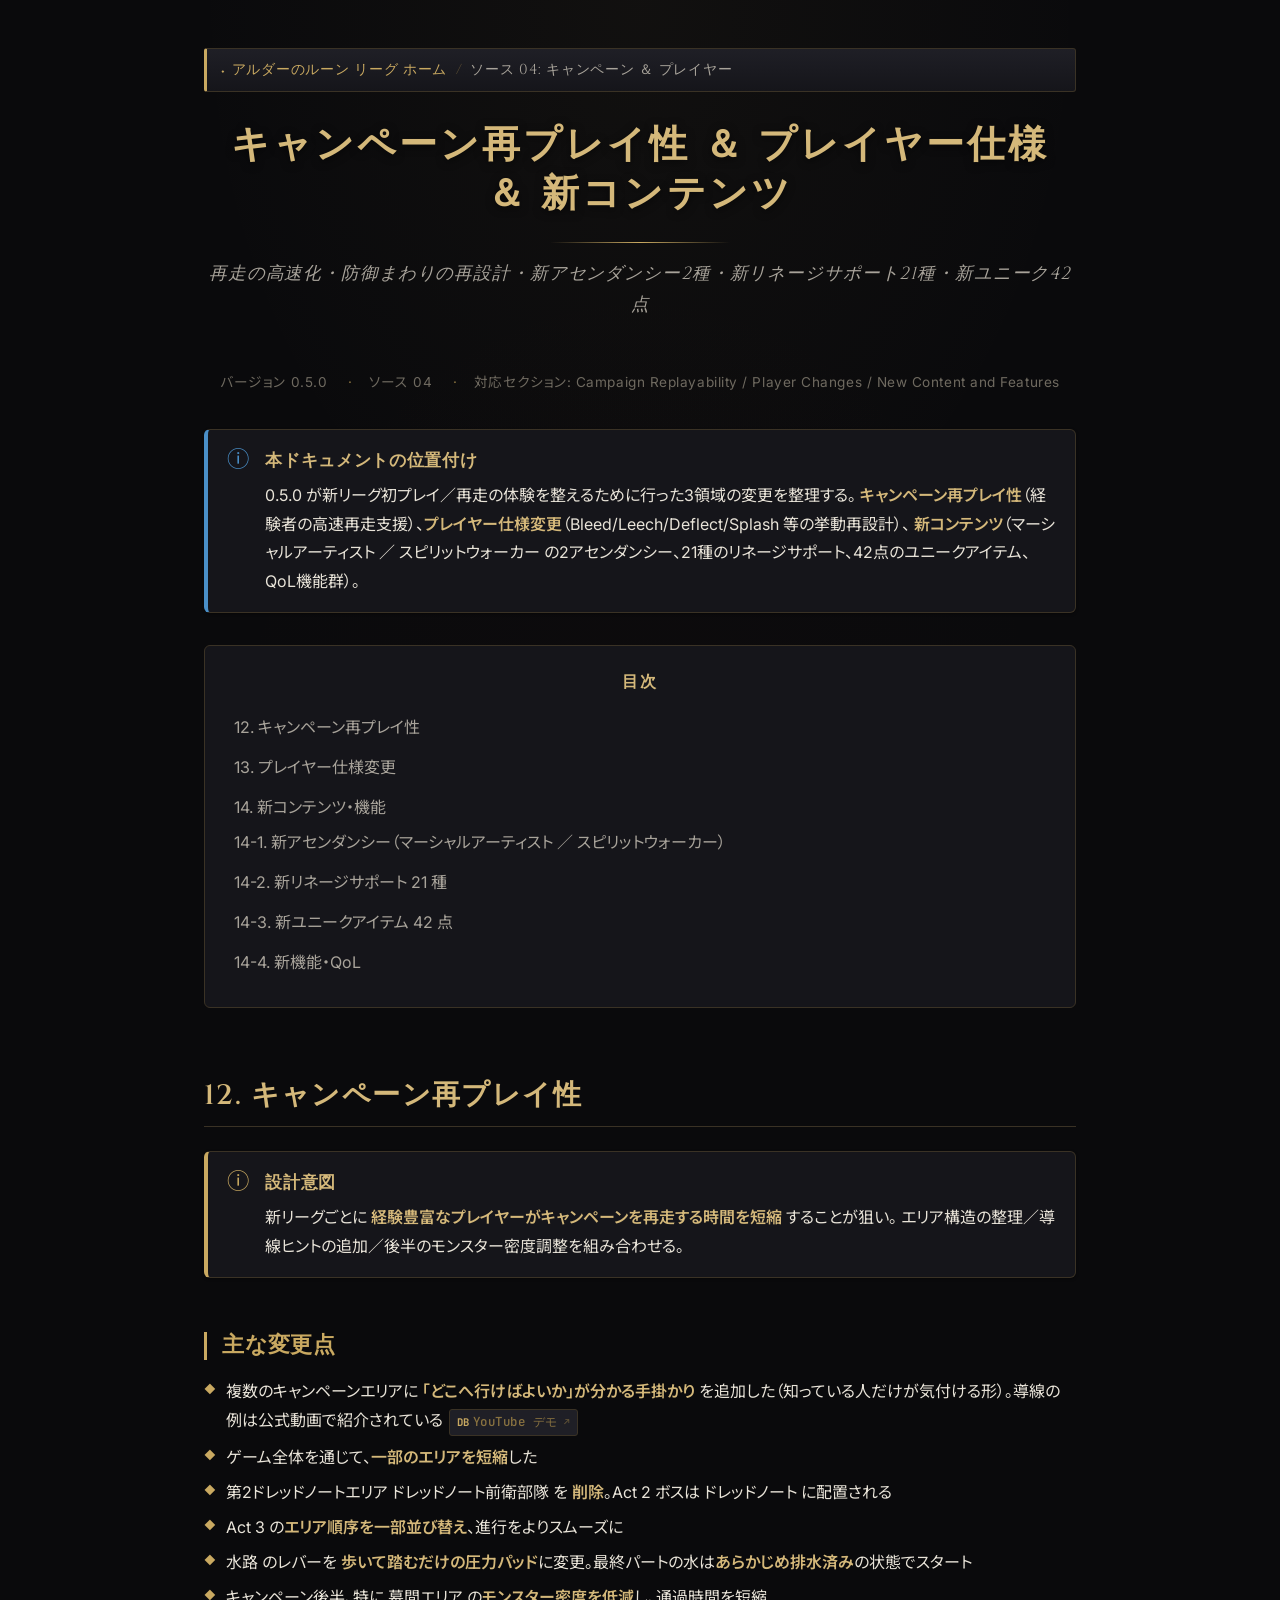
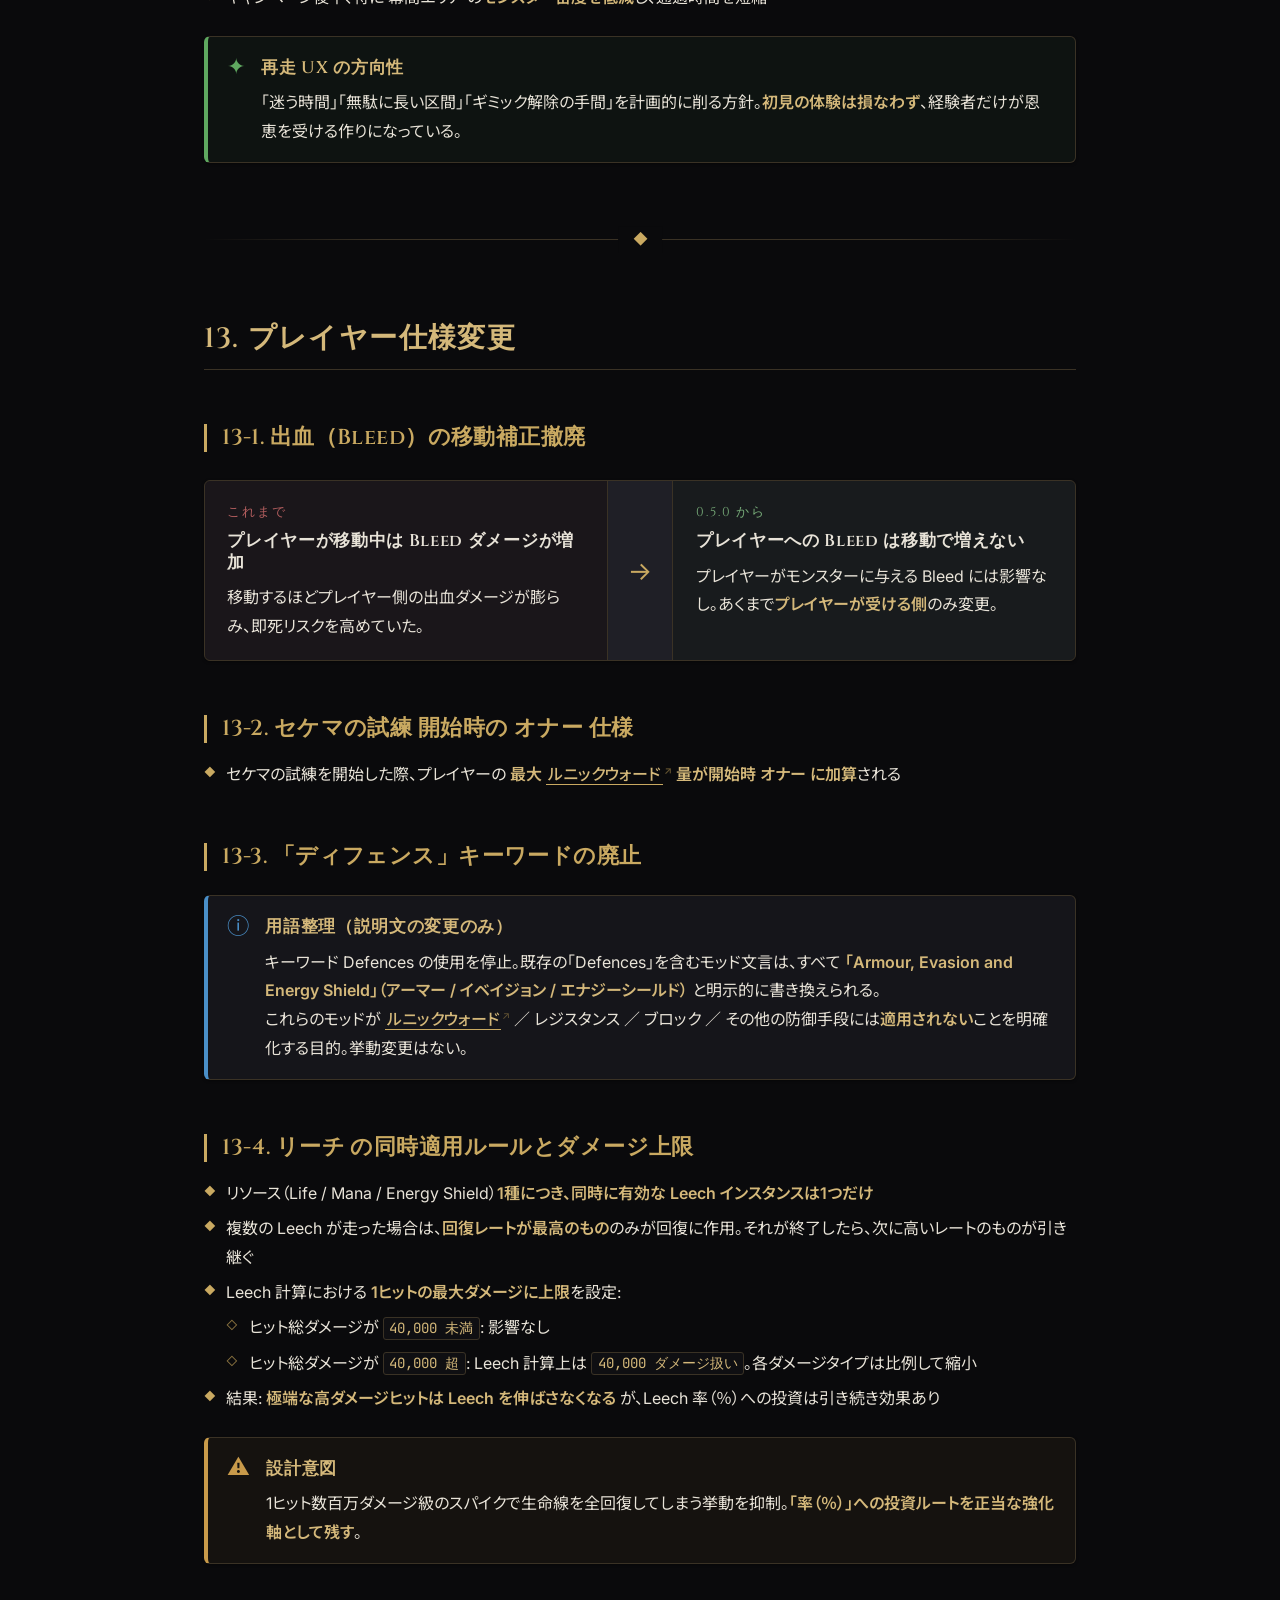
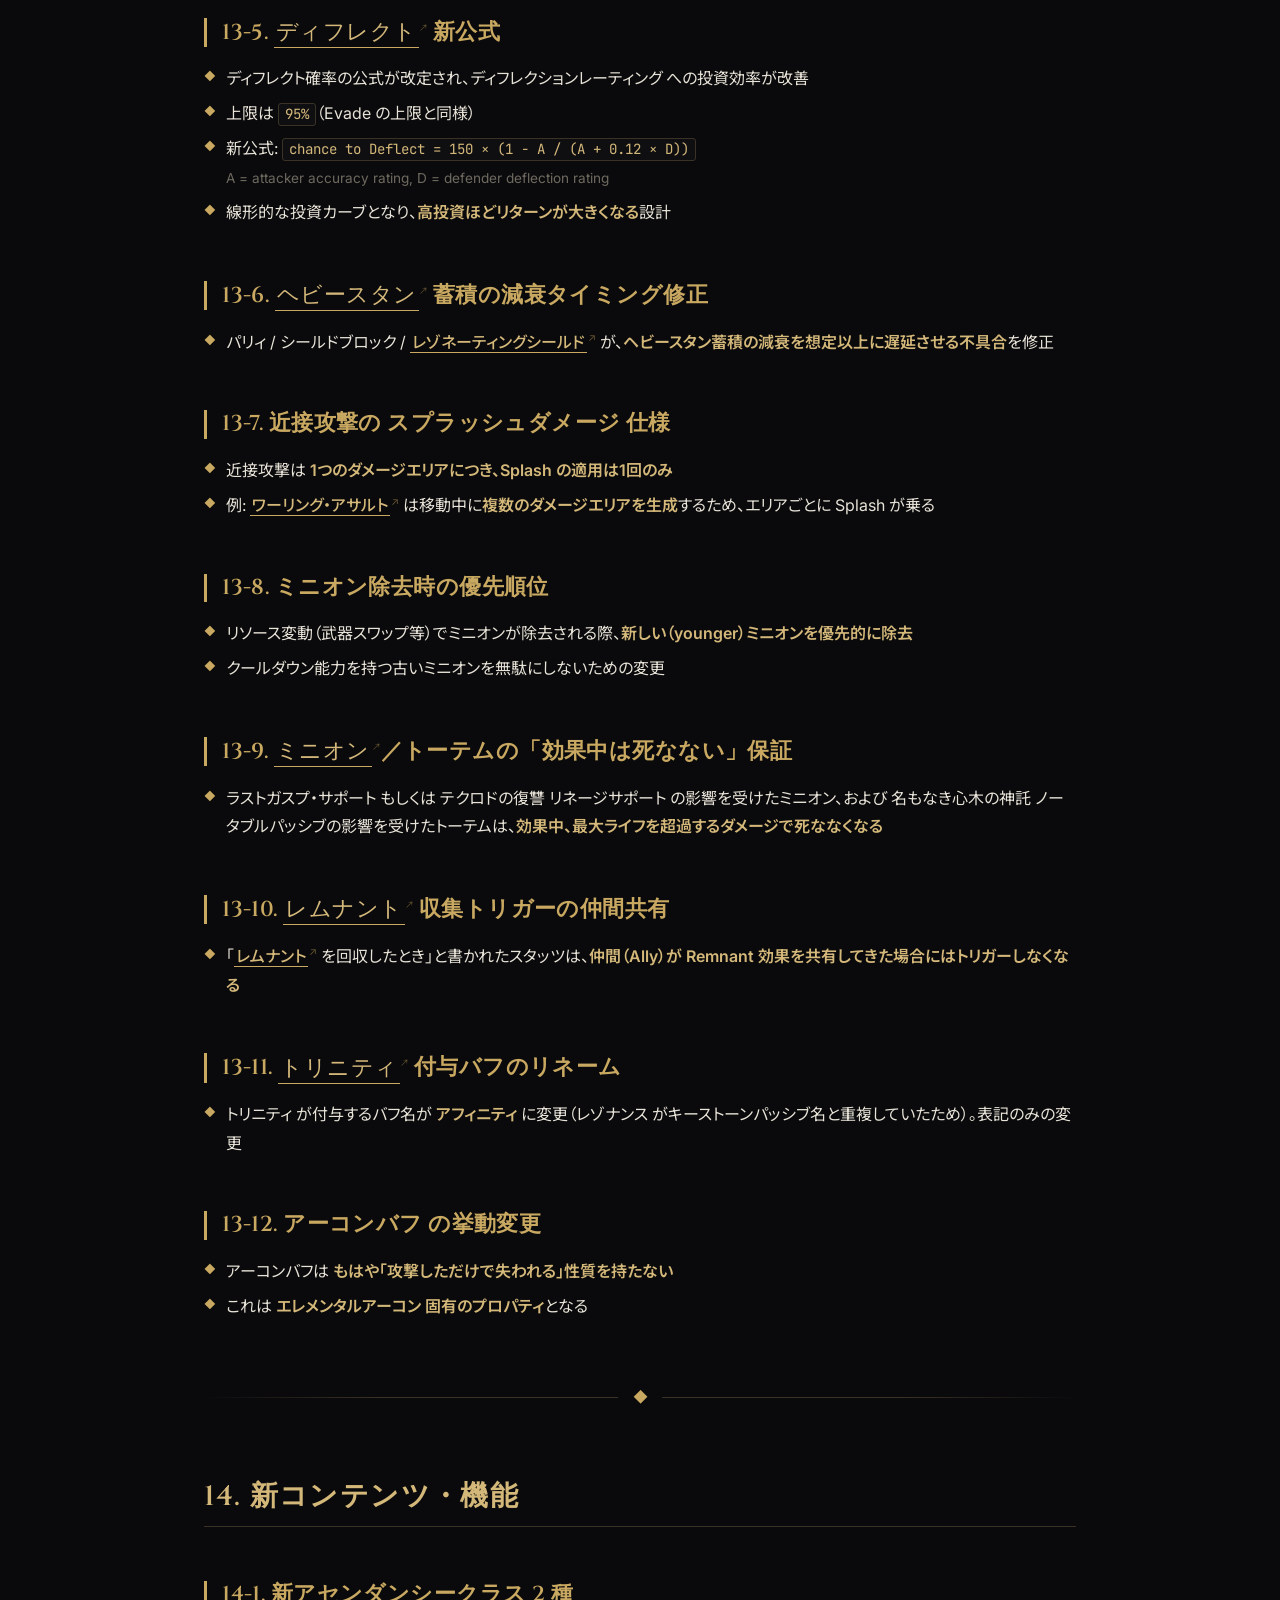
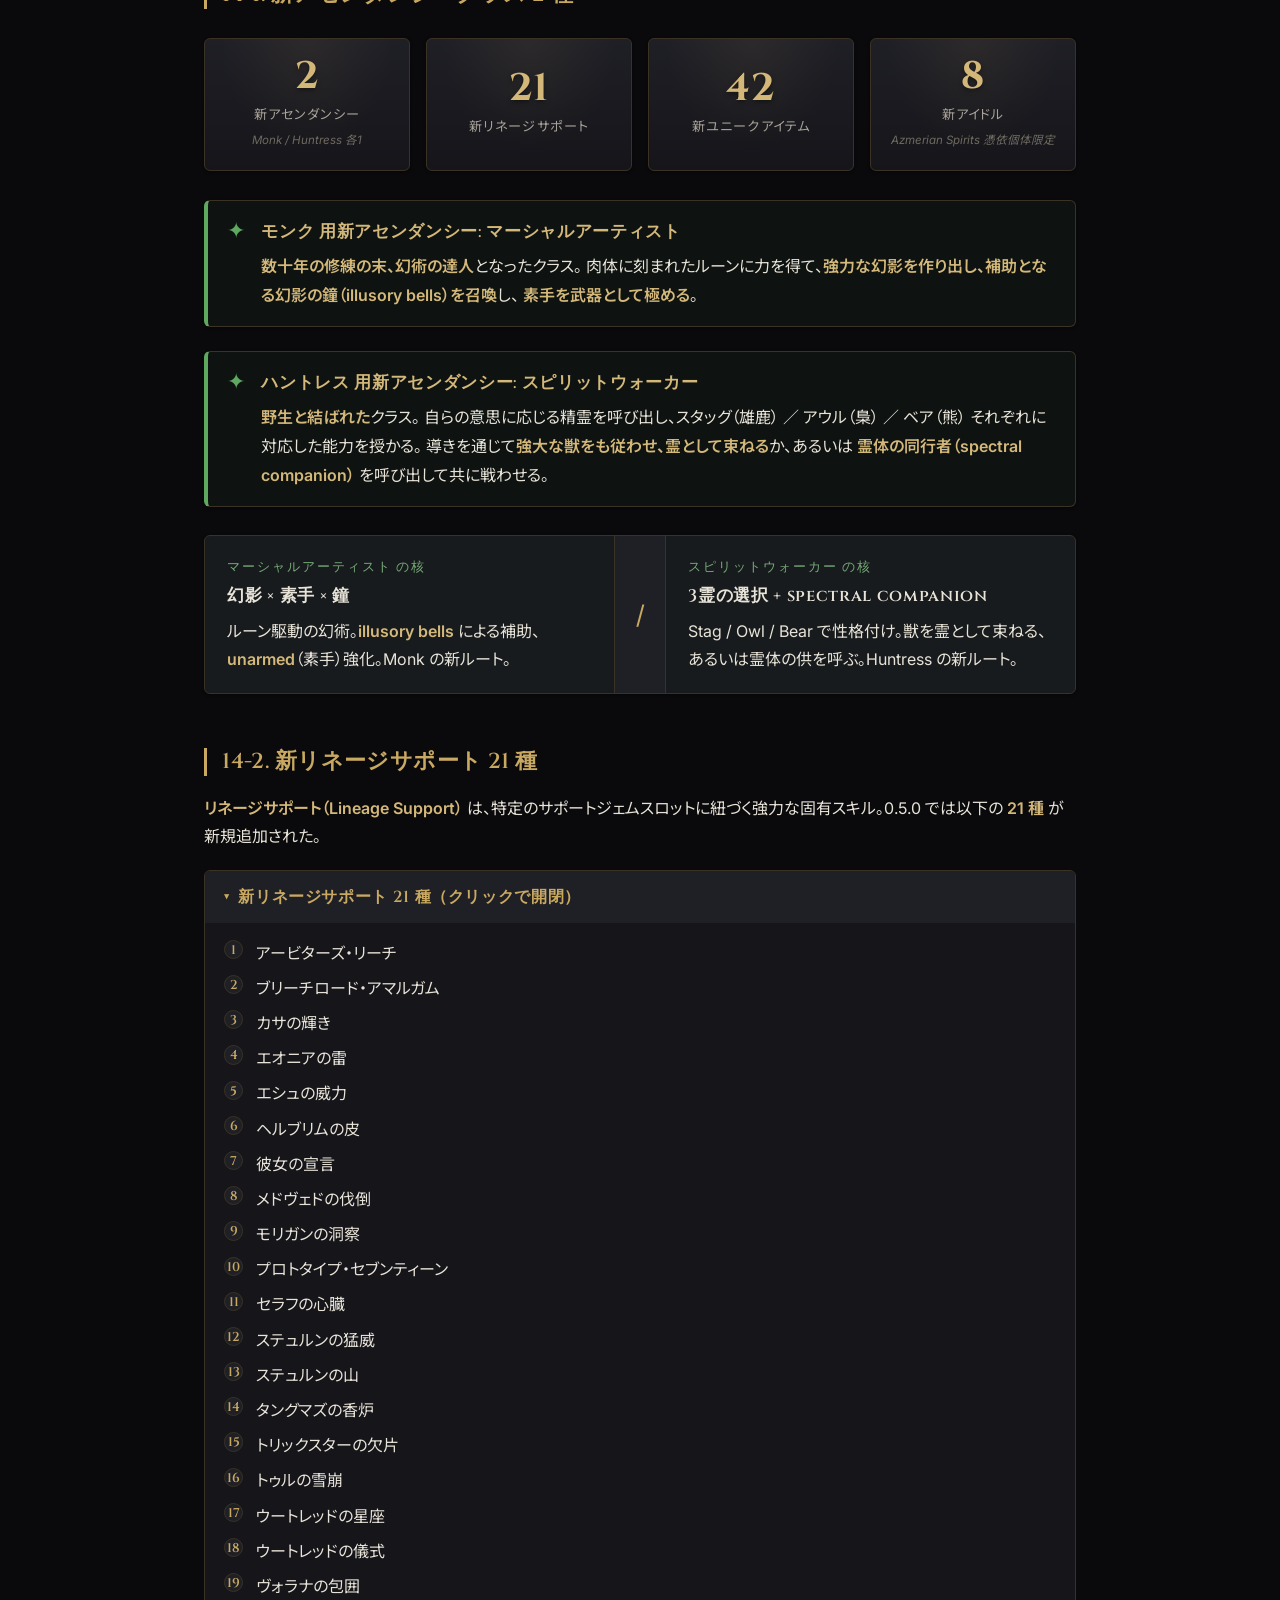
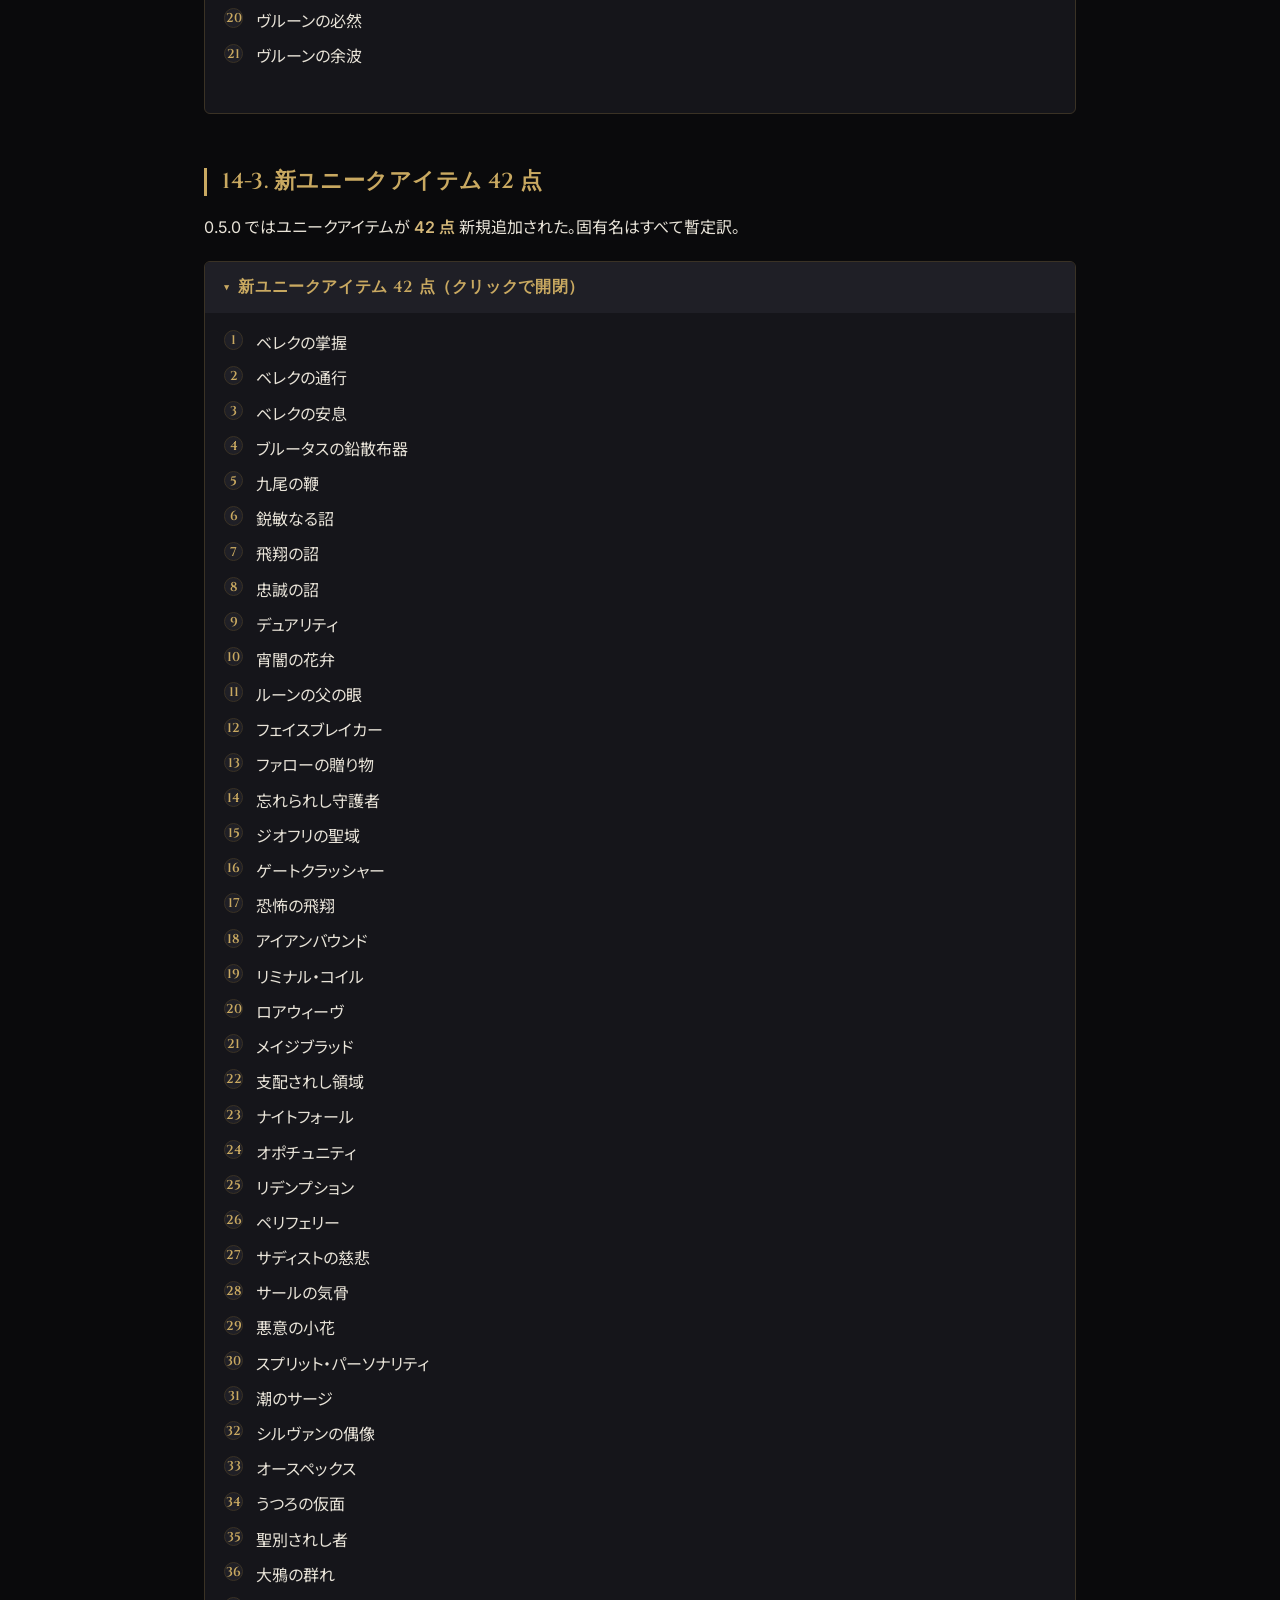
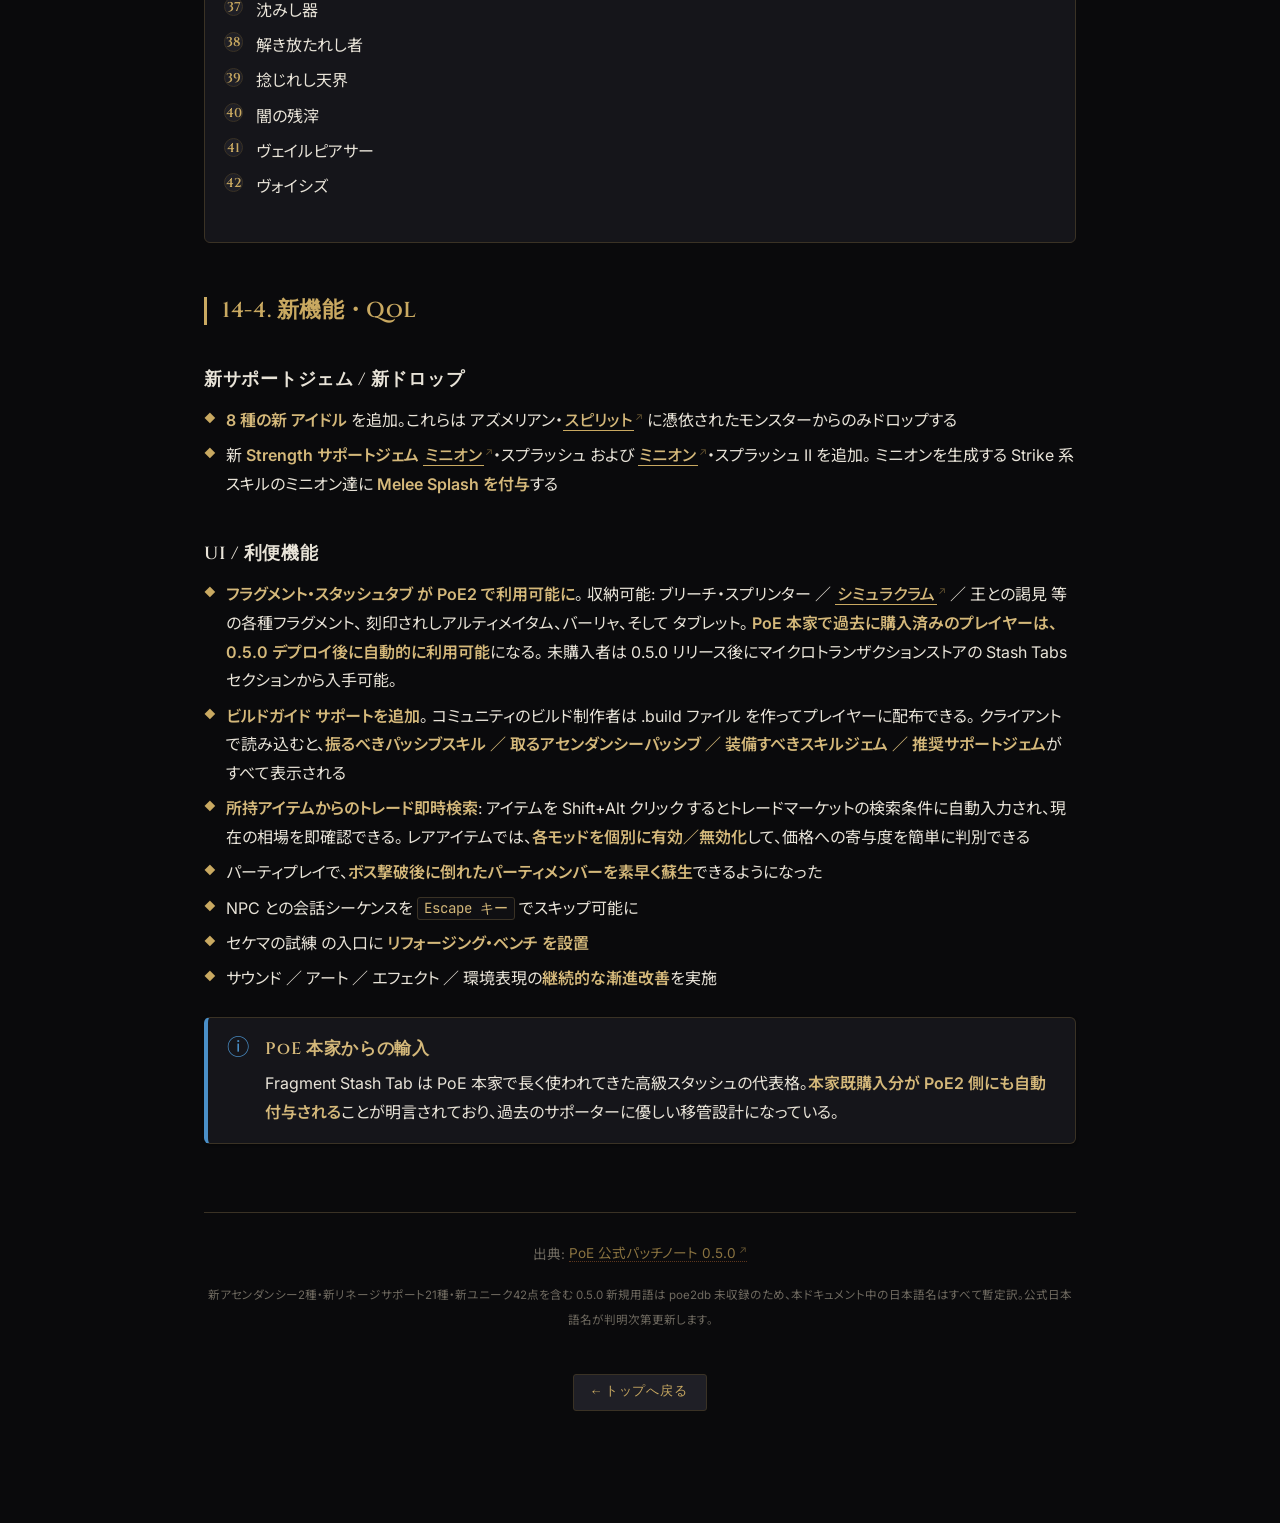
<file: sources/04_campaign-player.html>
<!DOCTYPE html>
<html lang="ja">
<head>
<meta charset="UTF-8">
<meta name="viewport" content="width=device-width, initial-scale=1.0">
<title>キャンペーン再プレイ性・プレイヤー仕様・新コンテンツ | PoE2 0.5.0</title>
<link rel="stylesheet" href="../assets/style.css">
</head>
<body>
<main>


<nav class="breadcrumb" aria-label="パンくずリスト">
  <a href="../index.html" class="home-icon">アルダーのルーン リーグ ホーム</a>
  <span class="breadcrumb-sep">/</span>
  <span class="breadcrumb-current">ソース 04: キャンペーン ＆ プレイヤー</span>
</nav>
<header>
  <h1>キャンペーン再プレイ性 ＆ プレイヤー仕様 ＆ 新コンテンツ</h1>
  <p class="subtitle">再走の高速化・防御まわりの再設計・新アセンダンシー2種・新リネージサポート21種・新ユニーク42点</p>
  <div class="meta">
    <span class="meta-item">バージョン 0.5.0</span>
    <span class="meta-item">ソース 04</span>
    <span class="meta-item">対応セクション: Campaign Replayability / Player Changes / New Content and Features</span>
  </div>
</header>

<div class="callout info">
  <div>
    <span class="callout-title">本ドキュメントの位置付け</span>
    0.5.0 が新リーグ初プレイ／再走の体験を整えるために行った3領域の変更を整理する。
    <strong>キャンペーン再プレイ性</strong>（経験者の高速再走支援）、<strong>プレイヤー仕様変更</strong>（Bleed/Leech/Deflect/Splash 等の挙動再設計）、
    <strong>新コンテンツ</strong>（マーシャルアーティスト ／ スピリットウォーカー の2アセンダンシー、21種のリネージサポート、42点のユニークアイテム、QoL機能群）。
  </div>
</div>

<nav class="toc" aria-label="目次">
  <div class="toc-title">目次</div>
  <ol>
    <li><a href="#sec-replay">12. キャンペーン再プレイ性</a></li>
    <li><a href="#sec-player">13. プレイヤー仕様変更</a></li>
    <li><a href="#sec-new">14. 新コンテンツ・機能</a>
      <ol>
        <li><a href="#sec-ascendancy">14-1. 新アセンダンシー（マーシャルアーティスト ／ スピリットウォーカー）</a></li>
        <li><a href="#sec-lineage">14-2. 新リネージサポート 21 種</a></li>
        <li><a href="#sec-unique">14-3. 新ユニークアイテム 42 点</a></li>
        <li><a href="#sec-features">14-4. 新機能・QoL</a></li>
      </ol>
    </li>
  </ol>
</nav>

<!-- ============================================================
     §12 Campaign Replayability
     ============================================================ -->
<section id="sec-replay">
<h2>12. キャンペーン再プレイ性</h2>

<div class="callout">
  <div>
    <span class="callout-title">設計意図</span>
    新リーグごとに <strong>経験豊富なプレイヤーがキャンペーンを再走する時間を短縮</strong> することが狙い。
    エリア構造の整理／導線ヒントの追加／後半のモンスター密度調整を組み合わせる。
  </div>
</div>

<h3>主な変更点</h3>
<ul>
  <li>複数のキャンペーンエリアに <strong>「どこへ行けばよいか」が分かる手掛かり</strong> を追加した（知っている人だけが気付ける形）。導線の例は公式動画で紹介されている <a class="poe2db-link" href="https://www.youtube.com/watch?v=miL0Ms-VwGI" target="_blank" rel="noopener">YouTube デモ</a></li>
  <li>ゲーム全体を通じて、<strong>一部のエリアを短縮</strong>した</li>
  <li>第2ドレッドノートエリア ドレッドノート前衛部隊 を <strong>削除</strong>。Act 2 ボスは ドレッドノート に配置される</li>
  <li>Act 3 の<strong>エリア順序を一部並び替え</strong>、進行をよりスムーズに</li>
  <li>水路 のレバーを <strong>歩いて踏むだけの圧力パッド</strong>に変更。最終パートの水は<strong>あらかじめ排水済み</strong>の状態でスタート</li>
  <li>キャンペーン後半、特に 幕間エリア の<strong>モンスター密度を低減</strong>し、通過時間を短縮</li>
</ul>

<div class="callout new">
  <div>
    <span class="callout-title">再走 UX の方向性</span>
    「迷う時間」「無駄に長い区間」「ギミック解除の手間」を計画的に削る方針。<strong>初見の体験は損なわず</strong>、経験者だけが恩恵を受ける作りになっている。
  </div>
</div>
</section>

<div class="section-divider"></div>

<!-- ============================================================
     §13 Player Changes
     ============================================================ -->
<section id="sec-player">
<h2>13. プレイヤー仕様変更</h2>

<h3>13-1. 出血（Bleed）の移動補正撤廃</h3>
<div class="compare">
  <div class="compare-side before">
    <span class="compare-label">これまで</span>
    <h4>プレイヤーが移動中は Bleed ダメージが増加</h4>
    <p>移動するほどプレイヤー側の出血ダメージが膨らみ、即死リスクを高めていた。</p>
  </div>
  <div class="compare-arrow">→</div>
  <div class="compare-side after">
    <span class="compare-label">0.5.0 から</span>
    <h4>プレイヤーへの Bleed は移動で増えない</h4>
    <p>プレイヤーがモンスターに与える Bleed には影響なし。あくまで<strong>プレイヤーが受ける側</strong>のみ変更。</p>
  </div>
</div>

<h3>13-2. セケマの試練 開始時の オナー 仕様</h3>
<ul>
  <li>セケマの試練を開始した際、プレイヤーの <strong>最大 <a href="https://poe2db.tw/jp/Runeforging" target="_blank" rel="noopener" class="term-link"><span class="term linked" data-en="Runic Ward">ルニックウォード</span></a> 量が開始時 オナー に加算</strong>される</li>
</ul>

<h3>13-3. 「ディフェンス」キーワードの廃止</h3>
<div class="callout info">
  <div>
    <span class="callout-title">用語整理（説明文の変更のみ）</span>
    キーワード Defences の使用を停止。既存の「Defences」を含むモッド文言は、すべて
    <strong>「Armour, Evasion and Energy Shield」（アーマー / イベイジョン / エナジーシールド）</strong> と明示的に書き換えられる。<br>
    これらのモッドが <a href="https://poe2db.tw/jp/Runeforging" target="_blank" rel="noopener" class="term-link"><span class="term linked" data-en="Runic Ward">ルニックウォード</span></a> ／ レジスタンス ／ ブロック ／ その他の防御手段には<strong>適用されない</strong>ことを明確化する目的。挙動変更はない。
  </div>
</div>

<h3>13-4. リーチ の同時適用ルールとダメージ上限</h3>
<ul>
  <li>リソース（Life / Mana / Energy Shield）<strong>1種につき、同時に有効な Leech インスタンスは1つだけ</strong></li>
  <li>複数の Leech が走った場合は、<strong>回復レートが最高のもの</strong>のみが回復に作用。それが終了したら、次に高いレートのものが引き継ぐ</li>
  <li>Leech 計算における <strong>1ヒットの最大ダメージに上限</strong>を設定:
    <ul>
      <li>ヒット総ダメージが <code>40,000 未満</code>: 影響なし</li>
      <li>ヒット総ダメージが <code>40,000 超</code>: Leech 計算上は <code>40,000 ダメージ扱い</code>。各ダメージタイプは比例して縮小</li>
    </ul>
  </li>
  <li>結果: <strong>極端な高ダメージヒットは Leech を伸ばさなくなる</strong> が、Leech 率（％）への投資は引き続き効果あり</li>
</ul>

<div class="callout warn">
  <div>
    <span class="callout-title">設計意図</span>
    1ヒット数百万ダメージ級のスパイクで生命線を全回復してしまう挙動を抑制。<strong>「率（％）」への投資ルートを正当な強化軸として残す</strong>。
  </div>
</div>

<h3>13-5. <a href="https://poe2db.tw/jp/Deflect" target="_blank" rel="noopener" class="term-link"><span class="term linked">ディフレクト</span></a> 新公式</h3>
<ul>
  <li>ディフレクト確率の公式が改定され、ディフレクションレーティング への投資効率が改善</li>
  <li>上限は <code>95%</code>（Evade の上限と同様）</li>
  <li>新公式: <code>chance to Deflect = 150 × (1 − A / (A + 0.12 × D))</code>
    <br><small>A = attacker accuracy rating, D = defender deflection rating</small></li>
  <li>線形的な投資カーブとなり、<strong>高投資ほどリターンが大きくなる</strong>設計</li>
</ul>

<h3>13-6. <a href="https://poe2db.tw/jp/Heavy_Stun" target="_blank" rel="noopener" class="term-link"><span class="term linked">ヘビースタン</span></a> 蓄積の減衰タイミング修正</h3>
<ul>
  <li>パリィ / シールドブロック / <a href="https://poe2db.tw/jp/Resonating_Shield" target="_blank" rel="noopener" class="term-link"><span class="term linked">レゾネーティングシールド</span></a> が、<strong>ヘビースタン蓄積の減衰を想定以上に遅延させる不具合</strong>を修正</li>
</ul>

<h3>13-7. 近接攻撃の スプラッシュダメージ 仕様</h3>
<ul>
  <li>近接攻撃は <strong>1つのダメージエリアにつき、Splash の適用は1回のみ</strong></li>
  <li>例: <a href="https://poe2db.tw/jp/Whirling_Assault" target="_blank" rel="noopener" class="term-link"><span class="term linked">ワーリング・アサルト</span></a> は移動中に<strong>複数のダメージエリアを生成</strong>するため、エリアごとに Splash が乗る</li>
</ul>

<h3>13-8. ミニオン除去時の優先順位</h3>
<ul>
  <li>リソース変動（武器スワップ等）でミニオンが除去される際、<strong>新しい（younger）ミニオンを優先的に除去</strong></li>
  <li>クールダウン能力を持つ古いミニオンを無駄にしないための変更</li>
</ul>

<h3>13-9. <a href="https://poe2db.tw/jp/Minions" target="_blank" rel="noopener" class="term-link"><span class="term linked">ミニオン</span></a>／トーテムの「効果中は死なない」保証</h3>
<ul>
  <li>ラストガスプ・サポート もしくは テクロドの復讐 リネージサポート の影響を受けたミニオン、および 名もなき心木の神託 ノータブルパッシブの影響を受けたトーテムは、<strong>効果中、最大ライフを超過するダメージで死ななくなる</strong></li>
</ul>

<h3>13-10. <a href="https://poe2db.tw/jp/Remnant" target="_blank" rel="noopener" class="term-link"><span class="term linked" data-en="Remnant">レムナント</span></a> 収集トリガーの仲間共有</h3>
<ul>
  <li>「<a href="https://poe2db.tw/jp/Remnant" target="_blank" rel="noopener" class="term-link"><span class="term linked" data-en="Remnant">レムナント</span></a> を回収したとき」と書かれたスタッツは、<strong>仲間（Ally）が Remnant 効果を共有してきた場合にはトリガーしなくなる</strong></li>
</ul>

<h3>13-11. <a href="https://poe2db.tw/jp/Trinity" target="_blank" rel="noopener" class="term-link"><span class="term linked">トリニティ</span></a> 付与バフのリネーム</h3>
<ul>
  <li>トリニティ が付与するバフ名が <strong>アフィニティ</strong> に変更（レゾナンス がキーストーンパッシブ名と重複していたため）。表記のみの変更</li>
</ul>

<h3>13-12. アーコンバフ の挙動変更</h3>
<ul>
  <li>アーコンバフは <strong>もはや「攻撃しただけで失われる」性質を持たない</strong></li>
  <li>これは <strong>エレメンタルアーコン 固有のプロパティ</strong>となる</li>
</ul>
</section>

<div class="section-divider"></div>

<!-- ============================================================
     §14 New Content and Features
     ============================================================ -->
<section id="sec-new">
<h2>14. 新コンテンツ・機能</h2>

<!-- 14-1 Ascendancy -->
<section id="sec-ascendancy">
<h3>14-1. 新アセンダンシークラス 2 種</h3>

<div class="stat-grid">
  <div class="stat-card">
    <span class="stat-value">2</span>
    <span class="stat-label">新アセンダンシー</span>
    <span class="stat-sub">Monk / Huntress 各1</span>
  </div>
  <div class="stat-card">
    <span class="stat-value">21</span>
    <span class="stat-label">新リネージサポート</span>
  </div>
  <div class="stat-card">
    <span class="stat-value">42</span>
    <span class="stat-label">新ユニークアイテム</span>
  </div>
  <div class="stat-card">
    <span class="stat-value">8</span>
    <span class="stat-label">新アイドル</span>
    <span class="stat-sub">Azmerian Spirits 憑依個体限定</span>
  </div>
</div>

<div class="callout new">
  <div>
    <span class="callout-title">モンク 用新アセンダンシー: マーシャルアーティスト</span>
    <strong>数十年の修練の末、幻術の達人</strong>となったクラス。
    肉体に刻まれたルーンに力を得て、<strong>強力な幻影を作り出し、補助となる幻影の鐘（illusory bells）を召喚</strong>し、
    <strong>素手を武器として極める</strong>。
  </div>
</div>

<div class="callout new">
  <div>
    <span class="callout-title">ハントレス 用新アセンダンシー: スピリットウォーカー</span>
    <strong>野生と結ばれた</strong>クラス。
    自らの意思に応じる精霊を呼び出し、スタッグ（雄鹿） ／ アウル（梟） ／ ベア（熊） それぞれに対応した能力を授かる。
    導きを通じて<strong>強大な獣をも従わせ、霊として束ねる</strong>か、あるいは <strong>霊体の同行者（spectral companion）</strong> を呼び出して共に戦わせる。
  </div>
</div>

<div class="compare">
  <div class="compare-side after" style="flex:1;">
    <span class="compare-label">マーシャルアーティスト の核</span>
    <h4>幻影 × 素手 × 鐘</h4>
    <p>ルーン駆動の幻術。<strong>illusory bells</strong> による補助、<strong>unarmed</strong>（素手）強化。Monk の新ルート。</p>
  </div>
  <div class="compare-arrow">/</div>
  <div class="compare-side after" style="flex:1;">
    <span class="compare-label">スピリットウォーカー の核</span>
    <h4>3霊の選択 + spectral companion</h4>
    <p>Stag / Owl / Bear で性格付け。獣を霊として束ねる、あるいは霊体の供を呼ぶ。Huntress の新ルート。</p>
  </div>
</div>
</section>

<!-- 14-2 Lineage Supports -->
<section id="sec-lineage">
<h3>14-2. 新リネージサポート 21 種</h3>

<p><strong>リネージサポート（Lineage Support）</strong> は、特定のサポートジェムスロットに紐づく強力な固有スキル。0.5.0 では以下の <strong>21 種</strong> が新規追加された。</p>

<details open>
<summary>新リネージサポート 21 種（クリックで開閉）</summary>
<ol>
  <li>アービターズ・リーチ</li>
  <li>ブリーチロード・アマルガム</li>
  <li>カサの輝き</li>
  <li>エオニアの雷</li>
  <li>エシュの威力</li>
  <li>ヘルブリムの皮</li>
  <li>彼女の宣言</li>
  <li>メドヴェドの伐倒</li>
  <li>モリガンの洞察</li>
  <li>プロトタイプ・セブンティーン</li>
  <li>セラフの心臓</li>
  <li>ステュルンの猛威</li>
  <li>ステュルンの山</li>
  <li>タングマズの香炉</li>
  <li>トリックスターの欠片</li>
  <li>トゥルの雪崩</li>
  <li>ウートレッドの星座</li>
  <li>ウートレッドの儀式</li>
  <li>ヴォラナの包囲</li>
  <li>ヴルーンの必然</li>
  <li>ヴルーンの余波</li>
</ol>
</details>
</section>

<!-- 14-3 Uniques -->
<section id="sec-unique">
<h3>14-3. 新ユニークアイテム 42 点</h3>

<p>0.5.0 ではユニークアイテムが <strong>42 点</strong> 新規追加された。固有名はすべて暫定訳。</p>

<details open>
<summary>新ユニークアイテム 42 点（クリックで開閉）</summary>
<ol>
  <li>ベレクの掌握</li>
  <li>ベレクの通行</li>
  <li>ベレクの安息</li>
  <li>ブルータスの鉛散布器</li>
  <li>九尾の鞭</li>
  <li>鋭敏なる詔</li>
  <li>飛翔の詔</li>
  <li>忠誠の詔</li>
  <li>デュアリティ</li>
  <li>宵闇の花弁</li>
  <li>ルーンの父の眼</li>
  <li>フェイスブレイカー</li>
  <li>ファローの贈り物</li>
  <li>忘れられし守護者</li>
  <li>ジオフリの聖域</li>
  <li>ゲートクラッシャー</li>
  <li>恐怖の飛翔</li>
  <li>アイアンバウンド</li>
  <li>リミナル・コイル</li>
  <li>ロアウィーヴ</li>
  <li>メイジブラッド</li>
  <li>支配されし領域</li>
  <li>ナイトフォール</li>
  <li>オポチュニティ</li>
  <li>リデンプション</li>
  <li>ペリフェリー</li>
  <li>サディストの慈悲</li>
  <li>サールの気骨</li>
  <li>悪意の小花</li>
  <li>スプリット・パーソナリティ</li>
  <li>潮のサージ</li>
  <li>シルヴァンの偶像</li>
  <li>オースペックス</li>
  <li>うつろの仮面</li>
  <li>聖別されし者</li>
  <li>大鴉の群れ</li>
  <li>沈みし器</li>
  <li>解き放たれし者</li>
  <li>捻じれし天界</li>
  <li>闇の残滓</li>
  <li>ヴェイルピアサー</li>
  <li>ヴォイシズ</li>
</ol>
</details>
</section>

<!-- 14-4 Features -->
<section id="sec-features">
<h3>14-4. 新機能・QoL</h3>

<h4>新サポートジェム / 新ドロップ</h4>
<ul>
  <li><strong>8 種の新 アイドル</strong> を追加。これらは アズメリアン・<a href="https://poe2db.tw/jp/Spirit" target="_blank" rel="noopener" class="term-link"><span class="term linked">スピリット</span></a> に憑依されたモンスターからのみドロップする</li>
  <li>新 <strong>Strength サポートジェム</strong> <a href="https://poe2db.tw/jp/Minions" target="_blank" rel="noopener" class="term-link"><span class="term linked">ミニオン</span></a>・スプラッシュ および <a href="https://poe2db.tw/jp/Minions" target="_blank" rel="noopener" class="term-link"><span class="term linked">ミニオン</span></a>・スプラッシュ II を追加。
  ミニオンを生成する Strike 系スキルのミニオン達に <strong>Melee Splash を付与</strong>する</li>
</ul>

<h4>UI / 利便機能</h4>
<ul>
  <li><strong>フラグメント・スタッシュタブ が PoE2 で利用可能に</strong>。
    収納可能: ブリーチ・スプリンター ／ <a href="https://poe2db.tw/jp/Simulacrum" target="_blank" rel="noopener" class="term-link"><span class="term linked">シミュラクラム</span></a> ／ 王との謁見 等の各種フラグメント、
    刻印されしアルティメイタム、バーリャ、そして タブレット。
    <strong>PoE 本家で過去に購入済みのプレイヤーは、0.5.0 デプロイ後に自動的に利用可能</strong>になる。
    未購入者は 0.5.0 リリース後にマイクロトランザクションストアの Stash Tabs セクションから入手可能。
  </li>
  <li><strong>ビルドガイド サポートを追加</strong>。
    コミュニティのビルド制作者は .build ファイル を作ってプレイヤーに配布できる。
    クライアントで読み込むと、<strong>振るべきパッシブスキル ／ 取るアセンダンシーパッシブ ／ 装備すべきスキルジェム ／ 推奨サポートジェム</strong>がすべて表示される
  </li>
  <li><strong>所持アイテムからのトレード即時検索</strong>: アイテムを Shift+Alt クリック するとトレードマーケットの検索条件に自動入力され、現在の相場を即確認できる。
    レアアイテムでは、<strong>各モッドを個別に有効／無効化</strong>して、価格への寄与度を簡単に判別できる</li>
  <li>パーティプレイで、<strong>ボス撃破後に倒れたパーティメンバーを素早く蘇生</strong>できるようになった</li>
  <li>NPC との会話シーケンスを <code>Escape キー</code> でスキップ可能に</li>
  <li>セケマの試練 の入口に <strong>リフォージング・ベンチ を設置</strong></li>
  <li>サウンド ／ アート ／ エフェクト ／ 環境表現の<strong>継続的な漸進改善</strong>を実施</li>
</ul>

<div class="callout info">
  <div>
    <span class="callout-title">PoE 本家からの輸入</span>
    Fragment Stash Tab は PoE 本家で長く使われてきた高級スタッシュの代表格。<strong>本家既購入分が PoE2 側にも自動付与される</strong>ことが明言されており、過去のサポーターに優しい移管設計になっている。
  </div>
</div>
</section>
</section>

<footer>
  <p>出典: <a href="https://www.pathofexile.com/forum/view-thread/3932540" target="_blank" rel="noopener">PoE 公式パッチノート 0.5.0</a></p>
  <p><small>新アセンダンシー2種・新リネージサポート21種・新ユニーク42点を含む 0.5.0 新規用語は poe2db 未収録のため、本ドキュメント中の日本語名はすべて暫定訳。公式日本語名が判明次第更新します。</small></p>
  <p class="back-to-top-wrap" style="margin-top:2em;"><a href="../index.html" class="back-to-top">← トップへ戻る</a></p>
</footer>

</main>
</body>
</html>
</file>
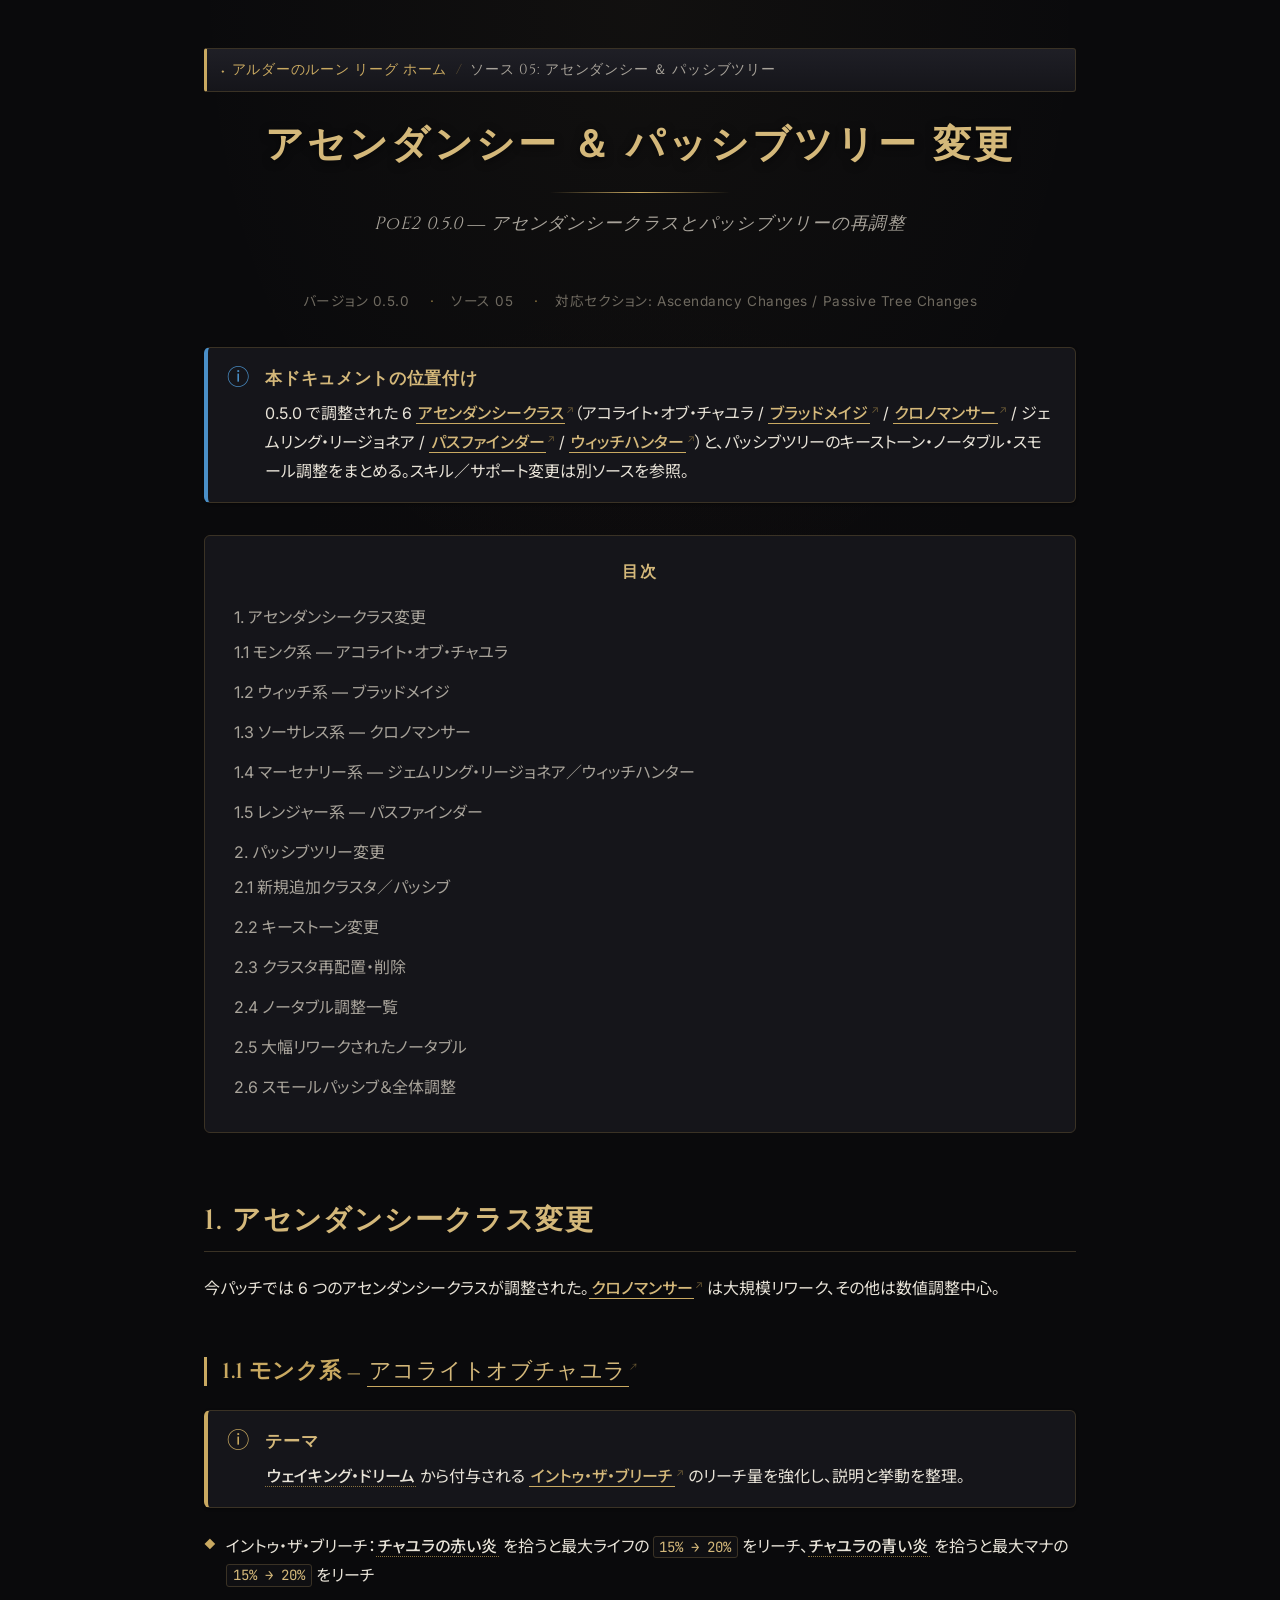
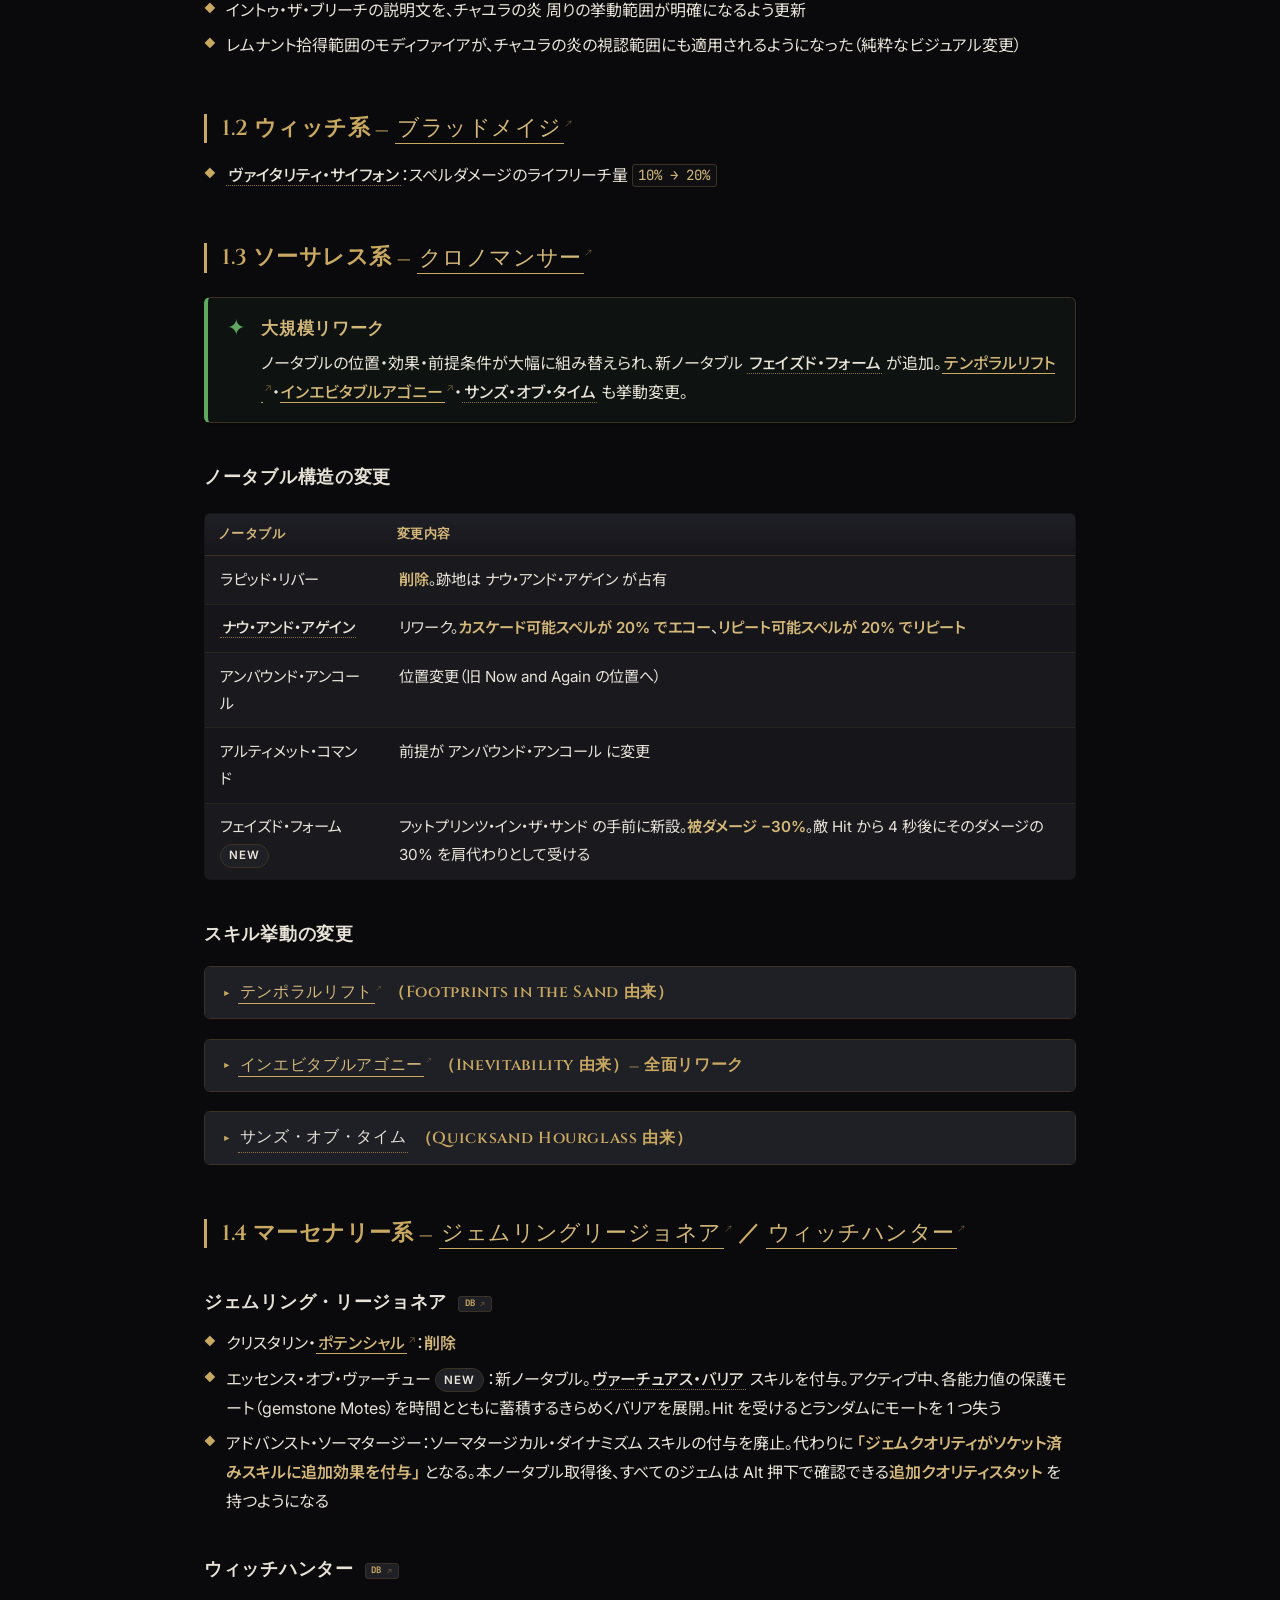
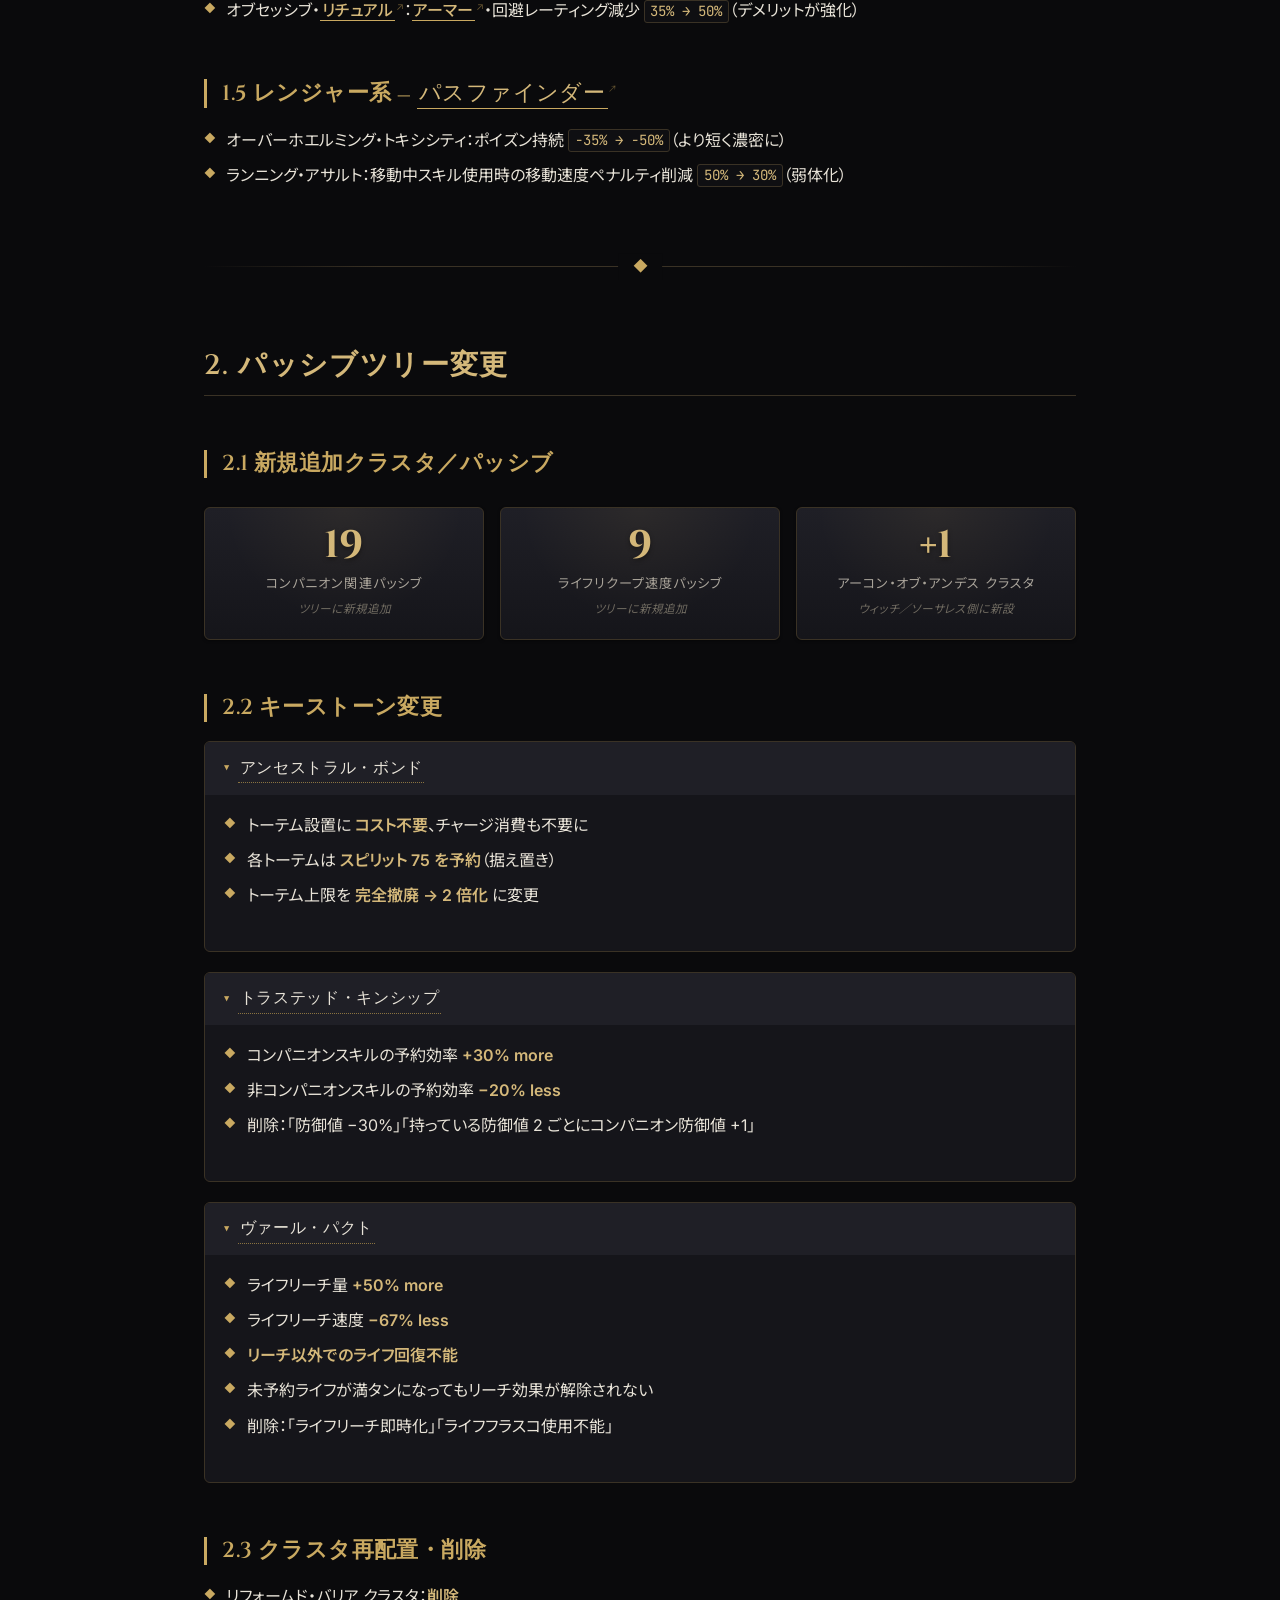
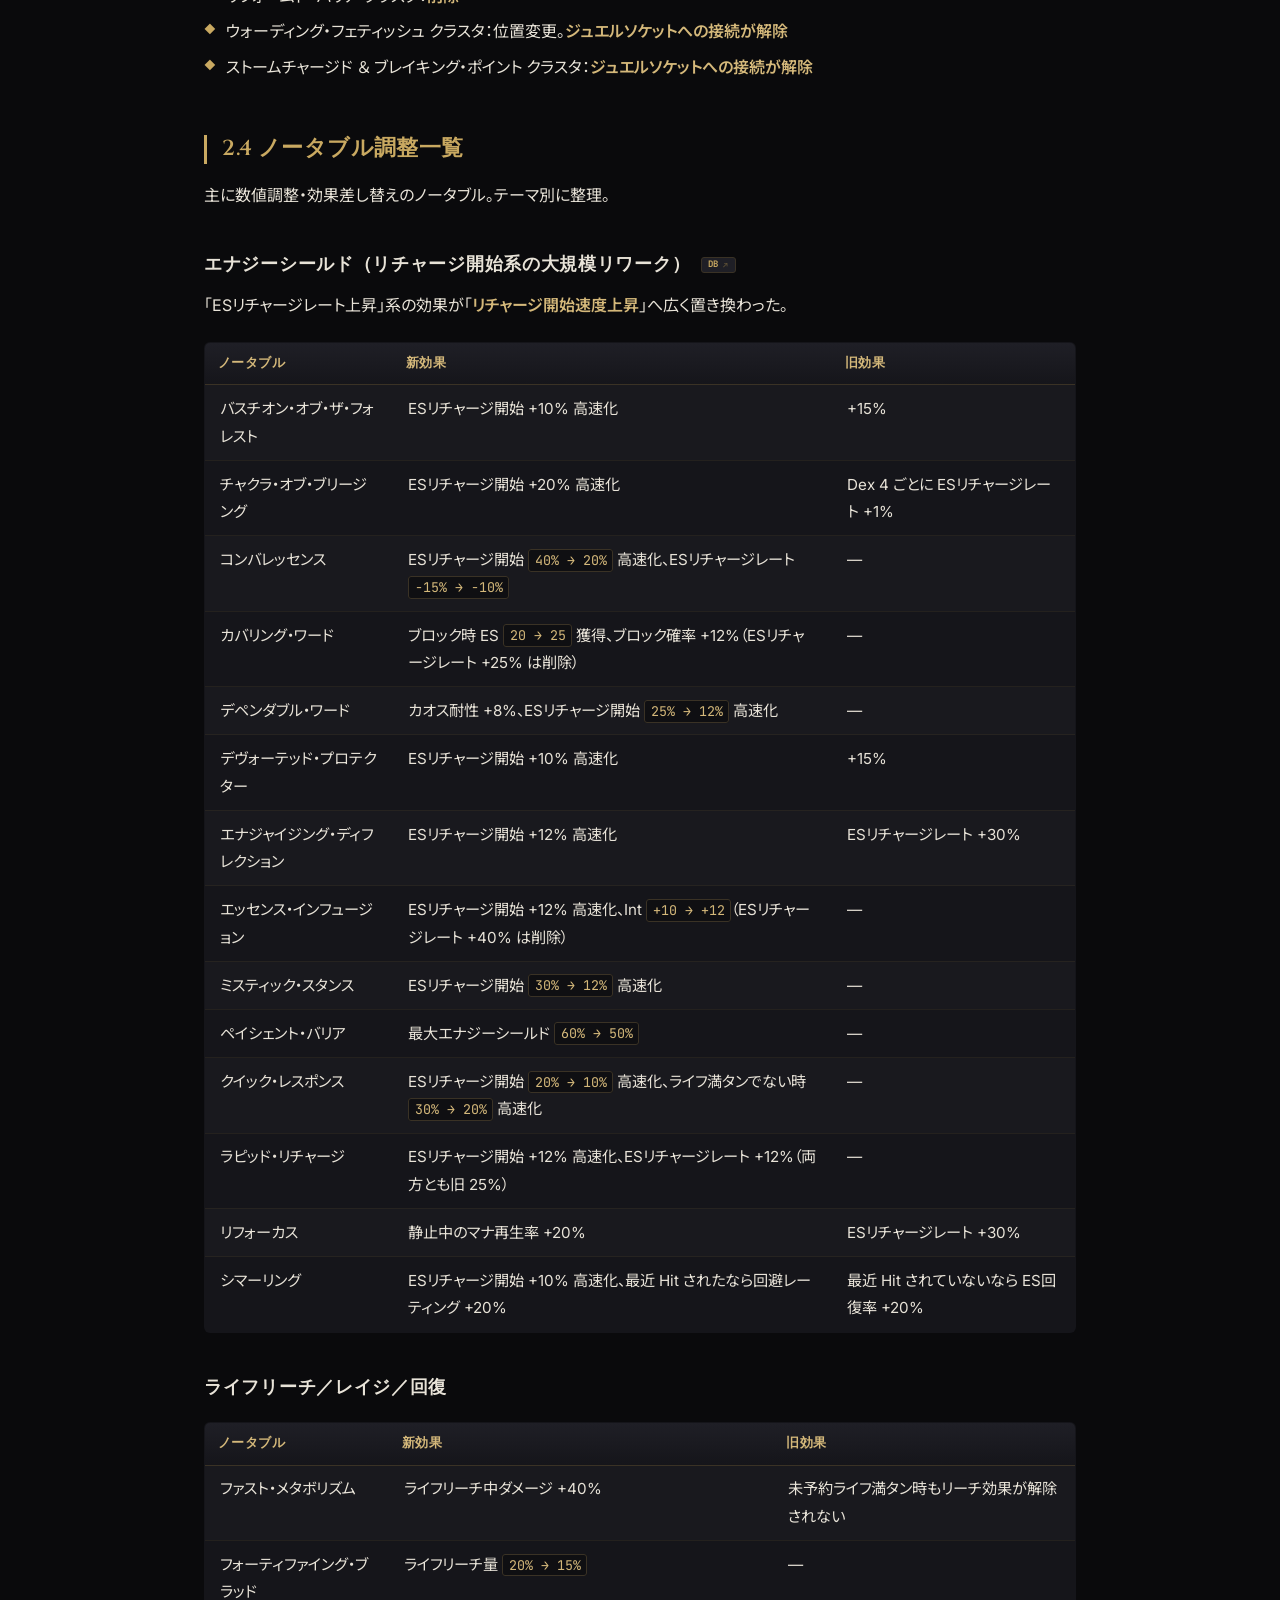
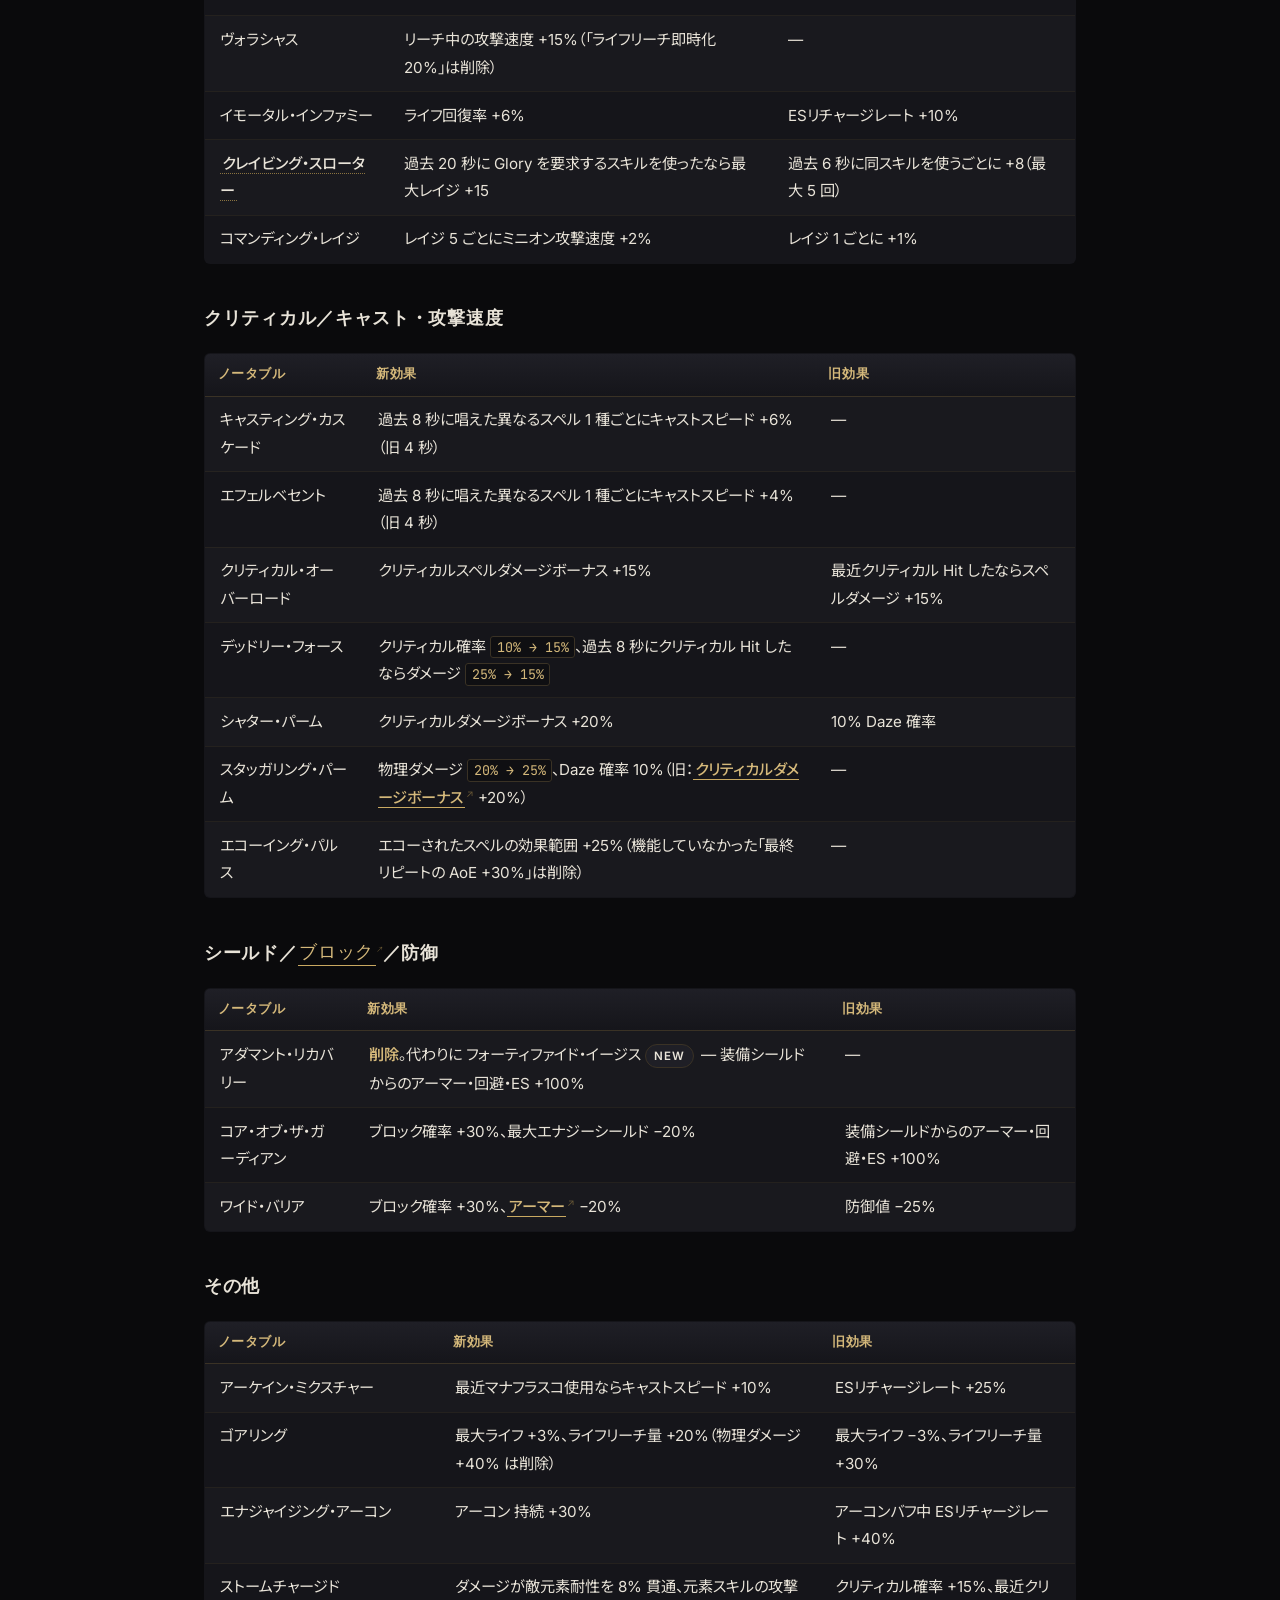
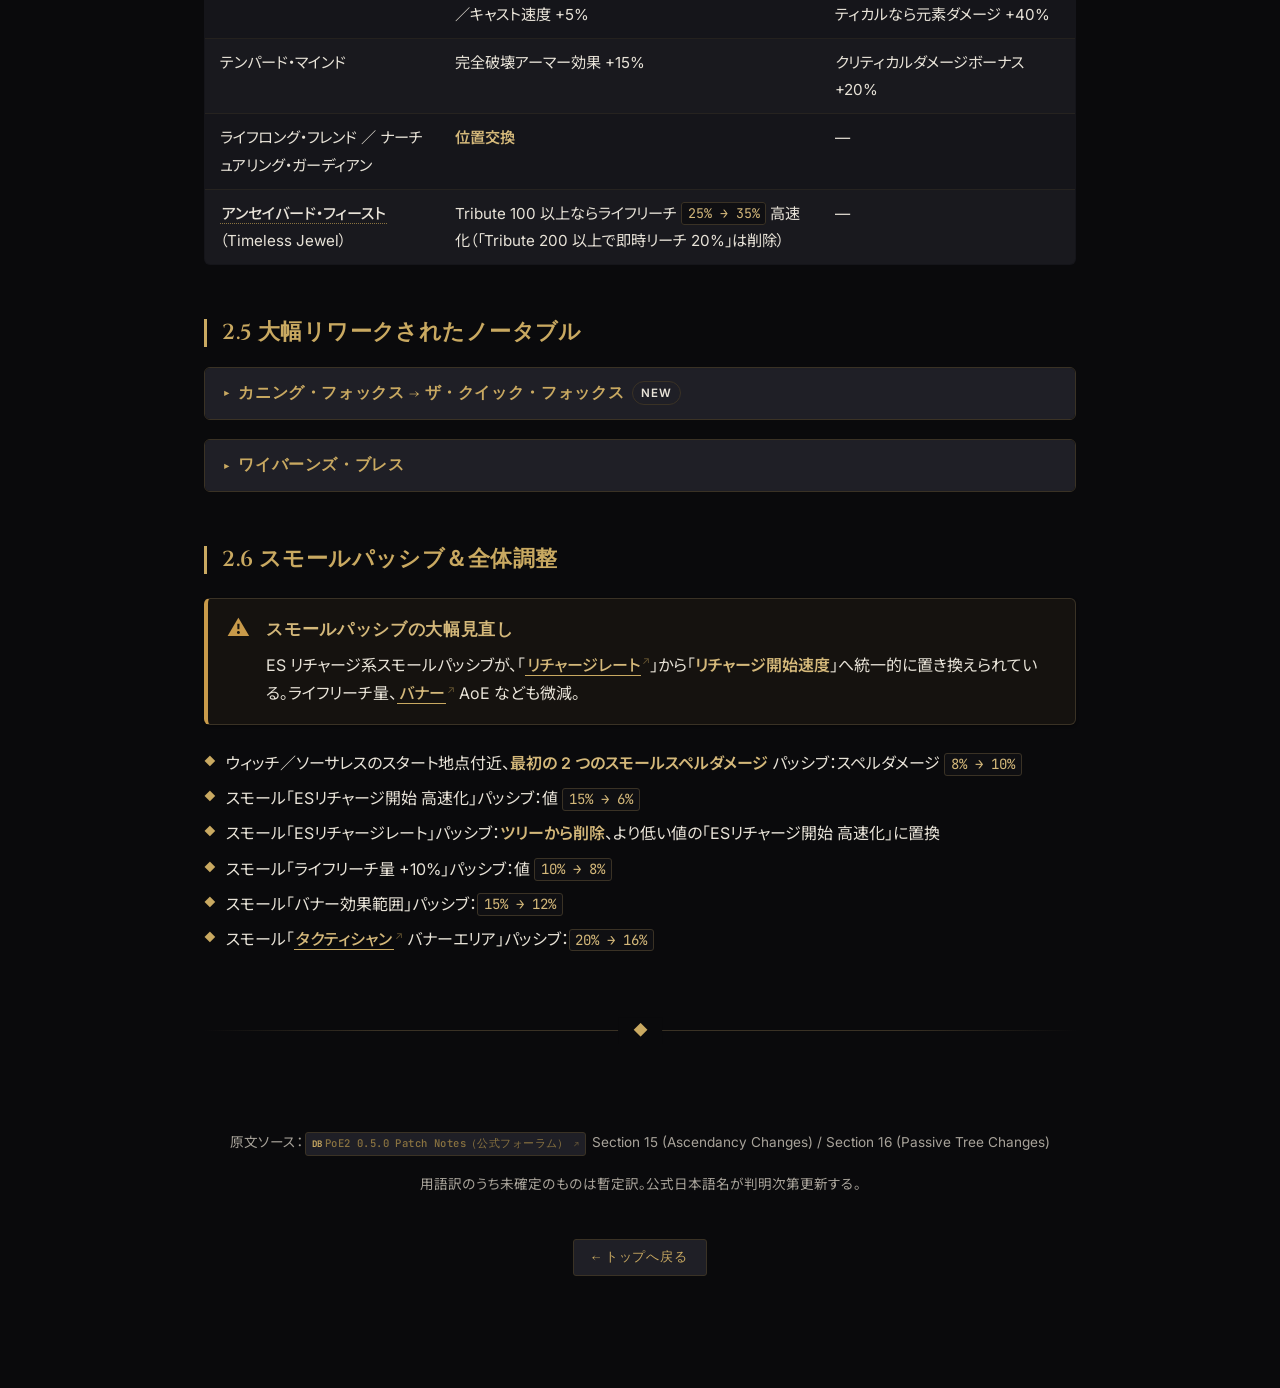
<file: sources/05_ascendancy-passive.html>
<!DOCTYPE html>
<html lang="ja">
<head>
<meta charset="UTF-8">
<meta name="viewport" content="width=device-width, initial-scale=1.0">
<title>アセンダンシー ＆ パッシブツリー 変更 | PoE2 0.5.0</title>
<link rel="stylesheet" href="../assets/style.css">
</head>
<body>
<main>


<nav class="breadcrumb" aria-label="パンくずリスト">
  <a href="../index.html" class="home-icon">アルダーのルーン リーグ ホーム</a>
  <span class="breadcrumb-sep">/</span>
  <span class="breadcrumb-current">ソース 05: アセンダンシー ＆ パッシブツリー</span>
</nav>
<header>
  <h1>アセンダンシー ＆ パッシブツリー 変更</h1>
  <p class="subtitle">PoE2 0.5.0 ― アセンダンシークラスとパッシブツリーの再調整</p>
  <div class="meta">
    <span class="meta-item">バージョン 0.5.0</span>
    <span class="meta-item">ソース 05</span>
    <span class="meta-item">対応セクション: Ascendancy Changes / Passive Tree Changes</span>
  </div>
</header>

<div class="callout info">
  <div>
    <span class="callout-title">本ドキュメントの位置付け</span>
    0.5.0 で調整された 6 <a href="https://poe2db.tw/jp/Ascendancy_class" target="_blank" rel="noopener" class="term-link"><span class="term linked">アセンダンシークラス</span></a>（アコライト・オブ・チャユラ / <a href="https://poe2db.tw/jp/Blood_Mage" target="_blank" rel="noopener" class="term-link"><span class="term linked">ブラッドメイジ</span></a> / <a href="https://poe2db.tw/jp/Chronomancer" target="_blank" rel="noopener" class="term-link"><span class="term linked">クロノマンサー</span></a> / ジェムリング・リージョネア / <a href="https://poe2db.tw/jp/Pathfinder" target="_blank" rel="noopener" class="term-link"><span class="term linked">パスファインダー</span></a> / <a href="https://poe2db.tw/jp/Witchhunter" target="_blank" rel="noopener" class="term-link"><span class="term linked">ウィッチハンター</span></a>）と、パッシブツリーのキーストーン・ノータブル・スモール調整をまとめる。スキル／サポート変更は別ソースを参照。
  </div>
</div>

<nav class="toc" aria-label="目次">
  <div class="toc-title">目次</div>
  <ol>
    <li><a href="#sec-ascendancy">1. アセンダンシークラス変更</a>
      <ol>
        <li><a href="#asc-monk">1.1 モンク系 ― アコライト・オブ・チャユラ</a></li>
        <li><a href="#asc-witch">1.2 ウィッチ系 ― ブラッドメイジ</a></li>
        <li><a href="#asc-sorceress">1.3 ソーサレス系 ― クロノマンサー</a></li>
        <li><a href="#asc-mercenary">1.4 マーセナリー系 ― ジェムリング・リージョネア／ウィッチハンター</a></li>
        <li><a href="#asc-ranger">1.5 レンジャー系 ― パスファインダー</a></li>
      </ol>
    </li>
    <li><a href="#sec-passive">2. パッシブツリー変更</a>
      <ol>
        <li><a href="#passive-additions">2.1 新規追加クラスタ／パッシブ</a></li>
        <li><a href="#passive-keystones">2.2 キーストーン変更</a></li>
        <li><a href="#passive-clusters">2.3 クラスタ再配置・削除</a></li>
        <li><a href="#passive-notables">2.4 ノータブル調整一覧</a></li>
        <li><a href="#passive-reworks">2.5 大幅リワークされたノータブル</a></li>
        <li><a href="#passive-small">2.6 スモールパッシブ＆全体調整</a></li>
      </ol>
    </li>
  </ol>
</nav>

<!-- ============================================================
     §1 Ascendancy Changes
     ============================================================ -->
<section id="sec-ascendancy">
<h2>1. アセンダンシークラス変更</h2>

<p>今パッチでは 6 つのアセンダンシークラスが調整された。<a href="https://poe2db.tw/jp/Chronomancer" target="_blank" rel="noopener" class="term-link"><span class="term linked">クロノマンサー</span></a> は大規模リワーク、その他は数値調整中心。</p>

<!-- ------------------------------------------------------------
     1.1 Acolyte of Chayula (Monk)
     ------------------------------------------------------------ -->
<h3 id="asc-monk">1.1 モンク系 ― <a href="https://poe2db.tw/jp/Acolyte_of_Chayula" target="_blank" rel="noopener" class="term-link"><span class="term linked" data-en="Acolyte of Chayula" data-tip="モンク派生のアセンダンシークラス。チャユラの炎を扱う">アコライトオブチャユラ</span></a></h3>

<div class="callout">
  <div>
    <span class="callout-title">テーマ</span>
    <span class="term" data-en="Waking Dream" data-tip="Into the Breach スキルを付与するノータブル">ウェイキング・ドリーム</span> から付与される <a href="https://poe2db.tw/jp/Into_the_Breach" target="_blank" rel="noopener" class="term-link"><span class="term linked" data-en="Into the Breach" data-tip="チャユラの赤／青炎を集めることでリーチを得るスキル">イントゥ・ザ・ブリーチ</span></a> のリーチ量を強化し、説明と挙動を整理。
  </div>
</div>

<ul>
  <li>イントゥ・ザ・ブリーチ：<span class="term" data-en="Red Flame of Chayula" data-tip="拾うとライフリーチを得る赤炎">チャユラの赤い炎</span> を拾うと最大ライフの <code>15% → 20%</code> をリーチ、<span class="term" data-en="Blue Flame of Chayula" data-tip="拾うとマナリーチを得る青炎">チャユラの青い炎</span> を拾うと最大マナの <code>15% → 20%</code> をリーチ</li>
  <li>イントゥ・ザ・ブリーチの説明文を、チャユラの炎 周りの挙動範囲が明確になるよう更新</li>
  <li>レムナント拾得範囲のモディファイアが、チャユラの炎の視認範囲にも適用されるようになった（純粋なビジュアル変更）</li>
</ul>

<!-- ------------------------------------------------------------
     1.2 Blood Mage (Witch)
     ------------------------------------------------------------ -->
<h3 id="asc-witch">1.2 ウィッチ系 ― <a href="https://poe2db.tw/jp/Blood_Mage" target="_blank" rel="noopener" class="term-link"><span class="term linked" data-en="Blood Mage" data-tip="ウィッチ派生のアセンダンシークラス">ブラッドメイジ</span></a></h3>

<ul>
  <li><span class="term" data-en="Vitality Siphon" data-tip="スペルダメージをライフリーチに変換するノータブル">ヴァイタリティ・サイフォン</span>：スペルダメージのライフリーチ量 <code>10% → 20%</code></li>
</ul>

<!-- ------------------------------------------------------------
     1.3 Chronomancer (Sorceress) - Major rework
     ------------------------------------------------------------ -->
<h3 id="asc-sorceress">1.3 ソーサレス系 ― <a href="https://poe2db.tw/jp/Chronomancer" target="_blank" rel="noopener" class="term-link"><span class="term linked" data-en="Chronomancer" data-tip="ソーサレス派生のアセンダンシークラス。時間操作がテーマ">クロノマンサー</span></a></h3>

<div class="callout new">
  <div>
    <span class="callout-title">大規模リワーク</span>
    ノータブルの位置・効果・前提条件が大幅に組み替えられ、新ノータブル <span class="term" data-en="Phased Form" data-tip="ダメージを30%軽減し、被弾4秒後に肩代わりダメージが発動する新ノータブル">フェイズド・フォーム</span> が追加。<a href="https://poe2db.tw/jp/Temporal_Rift" target="_blank" rel="noopener" class="term-link"><span class="term linked" data-en="Temporal Rift" data-tip="0.1秒キャストの時間巻き戻しスキル">テンポラルリフト</span></a>・<a href="https://poe2db.tw/jp/Inevitable_Agony" target="_blank" rel="noopener" class="term-link"><span class="term linked" data-en="Inevitable Agony" data-tip="リワーク済みライフロス効果スキル">インエビタブルアゴニー</span></a>・<span class="term" data-en="Sands of Time" data-tip="スキルスピード上昇のバフ">サンズ・オブ・タイム</span> も挙動変更。
  </div>
</div>

<h4>ノータブル構造の変更</h4>
<table>
  <thead>
    <tr><th>ノータブル</th><th>変更内容</th></tr>
  </thead>
  <tbody>
    <tr>
      <td>ラピッド・リバー</td>
      <td><strong>削除</strong>。跡地は ナウ・アンド・アゲイン が占有</td>
    </tr>
    <tr>
      <td><span class="term" data-en="Now and Again" data-tip="Echo/Repeat確率を与えるノータブル">ナウ・アンド・アゲイン</span></td>
      <td>リワーク。<strong>カスケード可能スペルが 20% でエコー</strong>、<strong>リピート可能スペルが 20% でリピート</strong></td>
    </tr>
    <tr>
      <td>アンバウンド・アンコール</td>
      <td>位置変更（旧 Now and Again の位置へ）</td>
    </tr>
    <tr>
      <td>アルティメット・コマンド</td>
      <td>前提が アンバウンド・アンコール に変更</td>
    </tr>
    <tr>
      <td>フェイズド・フォーム <span class="tag">NEW</span></td>
      <td>フットプリンツ・イン・ザ・サンド の手前に新設。<strong>被ダメージ −30%</strong>。敵 Hit から 4 秒後にそのダメージの 30% を肩代わりとして受ける</td>
    </tr>
  </tbody>
</table>

<h4>スキル挙動の変更</h4>
<details>
  <summary><a href="https://poe2db.tw/jp/Temporal_Rift" target="_blank" rel="noopener" class="term-link"><span class="term linked" data-en="Temporal Rift" data-tip="Footprints in the Sand から付与されるスキル">テンポラルリフト</span></a>（Footprints in the Sand 由来）</summary>
  <ul>
    <li>キャスト時間 <code>0.5s → 0.1s</code></li>
    <li>新規：フェイズド・フォーム による遅延ダメージも除去するようになった</li>
  </ul>
</details>

<details>
  <summary><a href="https://poe2db.tw/jp/Inevitable_Agony" target="_blank" rel="noopener" class="term-link"><span class="term linked" data-en="Inevitable Agony" data-tip="Inevitability から付与されるリワーク済みスキル">インエビタブルアゴニー</span></a>（Inevitability 由来）― 全面リワーク</summary>
  <ul>
    <li><strong>カースではなくなった</strong>。クールダウン 2 秒</li>
    <li>デバフは <strong>セカンダリヒットダメージではなくライフロス効果</strong> に変更。静的ヘルスバーに蓄積量が表示される</li>
    <li>累計ライフロスが カリングストライク閾値 に達した時点で<strong>即時カリング</strong></li>
    <li>デバフ対象に与えた Hit ダメージの <code>50% → 25%</code> をライフロスとして付与</li>
    <li>敵カース有効度が適用されなくなった（ユニーク敵は据え置き、他は弱体化）</li>
    <li>デバフ持続 <code>6〜8.6s → 12s</code></li>
    <li>クオリティ：初期キャスト半径 <code>+0〜0.5m</code>（旧：カースゾーン噴出遅延 0〜10% 短縮）</li>
    <li>新規ビジュアルエフェクト</li>
  </ul>
</details>

<details>
  <summary><span class="term" data-en="Sands of Time" data-tip="Quicksand Hourglass から付与されるバフ">サンズ・オブ・タイム</span>（Quicksand Hourglass 由来）</summary>
  <ul>
    <li>付与効果が <strong>キャストスピード → スキルスピード</strong> に変更（1〜60% 上昇）</li>
    <li>新規ビジュアルエフェクト</li>
  </ul>
</details>

<!-- ------------------------------------------------------------
     1.4 Mercenary - Gemling Legionnaire / Witchhunter
     ------------------------------------------------------------ -->
<h3 id="asc-mercenary">1.4 マーセナリー系 ― <a href="https://poe2db.tw/jp/Gemling_Legionnaire" target="_blank" rel="noopener" class="term-link"><span class="term linked" data-en="Gemling Legionnaire" data-tip="マーセナリー派生のアセンダンシークラス">ジェムリングリージョネア</span></a> ／ <a href="https://poe2db.tw/jp/Witchhunter" target="_blank" rel="noopener" class="term-link"><span class="term linked" data-en="Witchhunter" data-tip="マーセナリー派生のアセンダンシークラス">ウィッチハンター</span></a></h3>

<h4 id="ascendancy-gemling-legionnaire">ジェムリング・リージョネア <a href="https://poe2db.tw/jp/Gemling_Legionnaire" target="_blank" rel="noopener" class="poe2db-link" aria-label="poe2db: Gemling Legionnaire"></a></h4>
<ul>
  <li>クリスタリン・<a href="https://poe2db.tw/jp/Potential" target="_blank" rel="noopener" class="term-link"><span class="term linked">ポテンシャル</span></a>：<strong>削除</strong></li>
  <li>エッセンス・オブ・ヴァーチュー <span class="tag">NEW</span>：新ノータブル。<span class="term" data-en="Virtuous Barrier" data-tip="各能力値の保護モートを蓄積するスキル">ヴァーチュアス・バリア</span> スキルを付与。アクティブ中、各能力値の保護モート（gemstone Motes）を時間とともに蓄積するきらめくバリアを展開。Hit を受けるとランダムにモートを 1 つ失う</li>
  <li>アドバンスト・ソーマタージー：ソーマタージカル・ダイナミズム スキルの付与を廃止。代わりに <strong>「ジェムクオリティがソケット済みスキルに追加効果を付与」</strong> となる。本ノータブル取得後、すべてのジェムは Alt 押下で確認できる<strong>追加クオリティスタット</strong> を持つようになる</li>
</ul>

<h4 id="ascendancy-witchhunter">ウィッチハンター <a href="https://poe2db.tw/jp/Witchhunter" target="_blank" rel="noopener" class="poe2db-link" aria-label="poe2db: Witchhunter"></a></h4>
<ul>
  <li>オブセッシブ・<a href="https://poe2db.tw/jp/Ritual" target="_blank" rel="noopener" class="term-link"><span class="term linked">リチュアル</span></a>：<a href="https://poe2db.tw/jp/Armour" target="_blank" rel="noopener" class="term-link"><span class="term linked">アーマー</span></a>・回避レーティング減少 <code>35% → 50%</code>（デメリットが強化）</li>
</ul>

<!-- ------------------------------------------------------------
     1.5 Pathfinder (Ranger)
     ------------------------------------------------------------ -->
<h3 id="asc-ranger">1.5 レンジャー系 ― <a href="https://poe2db.tw/jp/Pathfinder" target="_blank" rel="noopener" class="term-link"><span class="term linked" data-en="Pathfinder" data-tip="レンジャー派生のアセンダンシークラス">パスファインダー</span></a></h3>

<ul>
  <li>オーバーホエルミング・トキシシティ：ポイズン持続 <code>−35% → −50%</code>（より短く濃密に）</li>
  <li>ランニング・アサルト：移動中スキル使用時の移動速度ペナルティ削減 <code>50% → 30%</code>（弱体化）</li>
</ul>

</section>

<div class="section-divider"></div>

<!-- ============================================================
     §2 Passive Tree Changes
     ============================================================ -->
<section id="sec-passive">
<h2>2. パッシブツリー変更</h2>

<!-- ------------------------------------------------------------
     2.1 新規追加
     ------------------------------------------------------------ -->
<h3 id="passive-additions">2.1 新規追加クラスタ／パッシブ</h3>

<div class="stat-grid">
  <div class="stat-card">
    <span class="stat-value">19</span>
    <span class="stat-label">コンパニオン関連パッシブ</span>
    <span class="stat-sub">ツリーに新規追加</span>
  </div>
  <div class="stat-card">
    <span class="stat-value">9</span>
    <span class="stat-label">ライフリクープ速度パッシブ</span>
    <span class="stat-sub">ツリーに新規追加</span>
  </div>
  <div class="stat-card">
    <span class="stat-value">+1</span>
    <span class="stat-label">アーコン・オブ・アンデス クラスタ</span>
    <span class="stat-sub">ウィッチ／ソーサレス側に新設</span>
  </div>
</div>

<!-- ------------------------------------------------------------
     2.2 Keystones
     ------------------------------------------------------------ -->
<h3 id="passive-keystones">2.2 キーストーン変更</h3>

<details open>
  <summary><span class="term" data-en="Ancestral Bond" data-tip="トーテム関連キーストーン">アンセストラル・ボンド</span></summary>
  <ul>
    <li>トーテム設置に <strong>コスト不要</strong>、チャージ消費も不要に</li>
    <li>各トーテムは <strong>スピリット 75 を予約</strong>（据え置き）</li>
    <li>トーテム上限を <strong>完全撤廃 → 2 倍化</strong> に変更</li>
  </ul>
</details>

<details open>
  <summary><span class="term" data-en="Trusted Kinship" data-tip="コンパニオン用予約効率キーストーン">トラステッド・キンシップ</span></summary>
  <ul>
    <li>コンパニオンスキルの予約効率 <strong>+30% more</strong></li>
    <li>非コンパニオンスキルの予約効率 <strong>−20% less</strong></li>
    <li>削除：「防御値 −30%」「持っている防御値 2 ごとにコンパニオン防御値 +1」</li>
  </ul>
</details>

<details open>
  <summary><span class="term" data-en="Vaal Pact" data-tip="ライフリーチ系キーストーン">ヴァール・パクト</span></summary>
  <ul>
    <li>ライフリーチ量 <strong>+50% more</strong></li>
    <li>ライフリーチ速度 <strong>−67% less</strong></li>
    <li><strong>リーチ以外でのライフ回復不能</strong></li>
    <li>未予約ライフが満タンになってもリーチ効果が解除されない</li>
    <li>削除：「ライフリーチ即時化」「ライフフラスコ使用不能」</li>
  </ul>
</details>

<!-- ------------------------------------------------------------
     2.3 Cluster relocations / removals
     ------------------------------------------------------------ -->
<h3 id="passive-clusters">2.3 クラスタ再配置・削除</h3>

<ul>
  <li>リフォームド・バリア クラスタ：<strong>削除</strong></li>
  <li>ウォーディング・フェティッシュ クラスタ：位置変更。<strong>ジュエルソケットへの接続が解除</strong></li>
  <li>ストームチャージド ＆ ブレイキング・ポイント クラスタ：<strong>ジュエルソケットへの接続が解除</strong></li>
</ul>

<!-- ------------------------------------------------------------
     2.4 Notable adjustments table (numeric/light)
     ------------------------------------------------------------ -->
<h3 id="passive-notables">2.4 ノータブル調整一覧</h3>

<p>主に数値調整・効果差し替えのノータブル。テーマ別に整理。</p>

<h4 id="kw-energy-shield">エナジーシールド（リチャージ開始系の大規模リワーク） <a href="https://poe2db.tw/jp/Energy_Shield" target="_blank" rel="noopener" class="poe2db-link" aria-label="poe2db: Energy Shield"></a></h4>
<p>「ESリチャージレート上昇」系の効果が「<strong>リチャージ開始速度上昇</strong>」へ広く置き換わった。</p>
<table>
  <thead>
    <tr><th>ノータブル</th><th>新効果</th><th>旧効果</th></tr>
  </thead>
  <tbody>
    <tr><td>バスチオン・オブ・ザ・フォレスト</td><td>ESリチャージ開始 +10% 高速化</td><td>+15%</td></tr>
    <tr><td>チャクラ・オブ・ブリージング</td><td>ESリチャージ開始 +20% 高速化</td><td>Dex 4 ごとに ESリチャージレート +1%</td></tr>
    <tr><td>コンバレッセンス</td><td>ESリチャージ開始 <code>40% → 20%</code> 高速化、ESリチャージレート <code>−15% → −10%</code></td><td>—</td></tr>
    <tr><td>カバリング・ワード</td><td>ブロック時 ES <code>20 → 25</code> 獲得、ブロック確率 +12%（ESリチャージレート +25% は削除）</td><td>—</td></tr>
    <tr><td>デペンダブル・ワード</td><td>カオス耐性 +8%、ESリチャージ開始 <code>25% → 12%</code> 高速化</td><td>—</td></tr>
    <tr><td>デヴォーテッド・プロテクター</td><td>ESリチャージ開始 +10% 高速化</td><td>+15%</td></tr>
    <tr><td>エナジャイジング・ディフレクション</td><td>ESリチャージ開始 +12% 高速化</td><td>ESリチャージレート +30%</td></tr>
    <tr><td>エッセンス・インフュージョン</td><td>ESリチャージ開始 +12% 高速化、Int <code>+10 → +12</code>（ESリチャージレート +40% は削除）</td><td>—</td></tr>
    <tr><td>ミスティック・スタンス</td><td>ESリチャージ開始 <code>30% → 12%</code> 高速化</td><td>—</td></tr>
    <tr><td>ペイシェント・バリア</td><td>最大エナジーシールド <code>60% → 50%</code></td><td>—</td></tr>
    <tr><td>クイック・レスポンス</td><td>ESリチャージ開始 <code>20% → 10%</code> 高速化、ライフ満タンでない時 <code>30% → 20%</code> 高速化</td><td>—</td></tr>
    <tr><td>ラピッド・リチャージ</td><td>ESリチャージ開始 +12% 高速化、ESリチャージレート +12%（両方とも旧 25%）</td><td>—</td></tr>
    <tr><td>リフォーカス</td><td>静止中のマナ再生率 +20%</td><td>ESリチャージレート +30%</td></tr>
    <tr><td>シマーリング</td><td>ESリチャージ開始 +10% 高速化、最近 Hit されたなら回避レーティング +20%</td><td>最近 Hit されていないなら ES回復率 +20%</td></tr>
  </tbody>
</table>

<h4>ライフリーチ／レイジ／回復</h4>
<table>
  <thead>
    <tr><th>ノータブル</th><th>新効果</th><th>旧効果</th></tr>
  </thead>
  <tbody>
    <tr><td>ファスト・メタボリズム</td><td>ライフリーチ中ダメージ +40%</td><td>未予約ライフ満タン時もリーチ効果が解除されない</td></tr>
    <tr><td>フォーティファイング・ブラッド</td><td>ライフリーチ量 <code>20% → 15%</code></td><td>—</td></tr>
    <tr><td>ヴォラシャス</td><td>リーチ中の攻撃速度 +15%（「ライフリーチ即時化 20%」は削除）</td><td>—</td></tr>
    <tr><td>イモータル・インファミー</td><td>ライフ回復率 +6%</td><td>ESリチャージレート +10%</td></tr>
    <tr><td><span class="term" data-en="Craving Slaughter" data-tip="Glory を要求するスキルに紐づくレイジ系">クレイビング・スローター</span></td><td>過去 20 秒に Glory を要求するスキルを使ったなら最大レイジ +15</td><td>過去 6 秒に同スキルを使うごとに +8（最大 5 回）</td></tr>
    <tr><td>コマンディング・レイジ</td><td>レイジ 5 ごとにミニオン攻撃速度 +2%</td><td>レイジ 1 ごとに +1%</td></tr>
  </tbody>
</table>

<h4>クリティカル／キャスト・攻撃速度</h4>
<table>
  <thead>
    <tr><th>ノータブル</th><th>新効果</th><th>旧効果</th></tr>
  </thead>
  <tbody>
    <tr><td>キャスティング・カスケード</td><td>過去 8 秒に唱えた異なるスペル 1 種ごとにキャストスピード +6%（旧 4 秒）</td><td>—</td></tr>
    <tr><td>エフェルベセント</td><td>過去 8 秒に唱えた異なるスペル 1 種ごとにキャストスピード +4%（旧 4 秒）</td><td>—</td></tr>
    <tr><td>クリティカル・オーバーロード</td><td>クリティカルスペルダメージボーナス +15%</td><td>最近クリティカル Hit したならスペルダメージ +15%</td></tr>
    <tr><td>デッドリー・フォース</td><td>クリティカル確率 <code>10% → 15%</code>、過去 8 秒にクリティカル Hit したならダメージ <code>25% → 15%</code></td><td>—</td></tr>
    <tr><td>シャター・パーム</td><td>クリティカルダメージボーナス +20%</td><td>10% Daze 確率</td></tr>
    <tr><td>スタッガリング・パーム</td><td>物理ダメージ <code>20% → 25%</code>、Daze 確率 10%（旧：<a href="https://poe2db.tw/jp/Critical_Damage_Bonus" target="_blank" rel="noopener" class="term-link"><span class="term linked">クリティカルダメージボーナス</span></a> +20%）</td><td>—</td></tr>
    <tr><td>エコーイング・パルス</td><td>エコーされたスペルの効果範囲 +25%（機能していなかった「最終リピートの AoE +30%」は削除）</td><td>—</td></tr>
  </tbody>
</table>

<h4>シールド／<a href="https://poe2db.tw/jp/Block" target="_blank" rel="noopener" class="term-link"><span class="term linked">ブロック</span></a>／防御</h4>
<table>
  <thead>
    <tr><th>ノータブル</th><th>新効果</th><th>旧効果</th></tr>
  </thead>
  <tbody>
    <tr><td>アダマント・リカバリー</td><td><strong>削除</strong>。代わりに フォーティファイド・イージス <span class="tag">NEW</span> ― 装備シールドからのアーマー・回避・ES +100%</td><td>—</td></tr>
    <tr><td>コア・オブ・ザ・ガーディアン</td><td>ブロック確率 +30%、最大エナジーシールド −20%</td><td>装備シールドからのアーマー・回避・ES +100%</td></tr>
    <tr><td>ワイド・バリア</td><td>ブロック確率 +30%、<a href="https://poe2db.tw/jp/Armour" target="_blank" rel="noopener" class="term-link"><span class="term linked">アーマー</span></a> −20%</td><td>防御値 −25%</td></tr>
  </tbody>
</table>

<h4>その他</h4>
<table>
  <thead>
    <tr><th>ノータブル</th><th>新効果</th><th>旧効果</th></tr>
  </thead>
  <tbody>
    <tr><td>アーケイン・ミクスチャー</td><td>最近マナフラスコ使用ならキャストスピード +10%</td><td>ESリチャージレート +25%</td></tr>
    <tr><td>ゴアリング</td><td>最大ライフ +3%、ライフリーチ量 +20%（物理ダメージ +40% は削除）</td><td>最大ライフ −3%、ライフリーチ量 +30%</td></tr>
    <tr><td>エナジャイジング・アーコン</td><td>アーコン 持続 +30%</td><td>アーコンバフ中 ESリチャージレート +40%</td></tr>
    <tr><td>ストームチャージド</td><td>ダメージが敵元素耐性を 8% 貫通、元素スキルの攻撃／キャスト速度 +5%</td><td>クリティカル確率 +15%、最近クリティカルなら元素ダメージ +40%</td></tr>
    <tr><td>テンパード・マインド</td><td>完全破壊アーマー効果 +15%</td><td>クリティカルダメージボーナス +20%</td></tr>
    <tr><td>ライフロング・フレンド ／ ナーチュアリング・ガーディアン</td><td><strong>位置交換</strong></td><td>—</td></tr>
    <tr><td><span class="term" data-en="Unsavored Feast" data-tip="Timeless Jewel のノータブル">アンセイバード・フィースト</span>（Timeless Jewel）</td><td>Tribute 100 以上ならライフリーチ <code>25% → 35%</code> 高速化（「Tribute 200 以上で即時リーチ 20%」は削除）</td><td>—</td></tr>
  </tbody>
</table>

<!-- ------------------------------------------------------------
     2.5 大幅リワーク
     ------------------------------------------------------------ -->
<h3 id="passive-reworks">2.5 大幅リワークされたノータブル</h3>

<details>
  <summary>カニング・フォックス → ザ・クイック・フォックス <span class="tag">NEW</span></summary>
  <ul>
    <li>カニング・フォックス は ザ・クイック・フォックス に置き換え：<strong>移動中の偏向（Deflection）レーティング +20%</strong></li>
    <li>その手前のスモール「全能力値」パッシブも変更：<strong>移動中の回避レーティング +20%</strong></li>
  </ul>
</details>

<details>
  <summary>ワイバーンズ・ブレス</summary>
  <ul>
    <li><strong>最近動物形態にシェイプシフトしているなら元素アイルメント付与効果 +40%</strong></li>
    <li>本効果は <strong>フリーズ蓄積（Freeze Buildup）にも適用</strong> されるようになった</li>
    <li>それ以外は据え置き</li>
  </ul>
</details>

<!-- ------------------------------------------------------------
     2.6 Small passives / global tweaks
     ------------------------------------------------------------ -->
<h3 id="passive-small">2.6 スモールパッシブ＆全体調整</h3>

<div class="callout warn">
  <div>
    <span class="callout-title">スモールパッシブの大幅見直し</span>
    ES リチャージ系スモールパッシブが、「<a href="https://poe2db.tw/jp/Energy_Shield_Recharge_Rate" target="_blank" rel="noopener" class="term-link"><span class="term linked">リチャージレート</span></a>」から「<strong>リチャージ開始速度</strong>」へ統一的に置き換えられている。ライフリーチ量、<a href="https://poe2db.tw/jp/Banner_Skills" target="_blank" rel="noopener" class="term-link"><span class="term linked">バナー</span></a> AoE なども微減。
  </div>
</div>

<ul>
  <li>ウィッチ／ソーサレスのスタート地点付近、<strong>最初の 2 つのスモールスペルダメージ</strong> パッシブ：スペルダメージ <code>8% → 10%</code></li>
  <li>スモール「ESリチャージ開始 高速化」パッシブ：値 <code>15% → 6%</code></li>
  <li>スモール「ESリチャージレート」パッシブ：<strong>ツリーから削除</strong>、より低い値の「ESリチャージ開始 高速化」に置換</li>
  <li>スモール「ライフリーチ量 +10%」パッシブ：値 <code>10% → 8%</code></li>
  <li>スモール「バナー効果範囲」パッシブ：<code>15% → 12%</code></li>
  <li>スモール「<a href="https://poe2db.tw/jp/Tactician" target="_blank" rel="noopener" class="term-link"><span class="term linked">タクティシャン</span></a> バナーエリア」パッシブ：<code>20% → 16%</code></li>
</ul>

</section>

<div class="section-divider"></div>

<footer style="margin-top:3rem; padding-top:1.5rem; border-top:1px solid var(--border); font-size:0.85em; color:var(--text-secondary);">
  <p>原文ソース：<a class="poe2db-link" href="https://www.pathofexile.com/forum/view-thread/3932540" target="_blank" rel="noopener">PoE2 0.5.0 Patch Notes（公式フォーラム）</a> Section 15 (Ascendancy Changes) / Section 16 (Passive Tree Changes)</p>
  <p>用語訳のうち未確定のものは暫定訳。公式日本語名が判明次第更新する。</p>
  <p class="back-to-top-wrap" style="margin-top:2em;"><a href="../index.html" class="back-to-top">← トップへ戻る</a></p>
</footer>

</main>
</body>
</html>
</file>
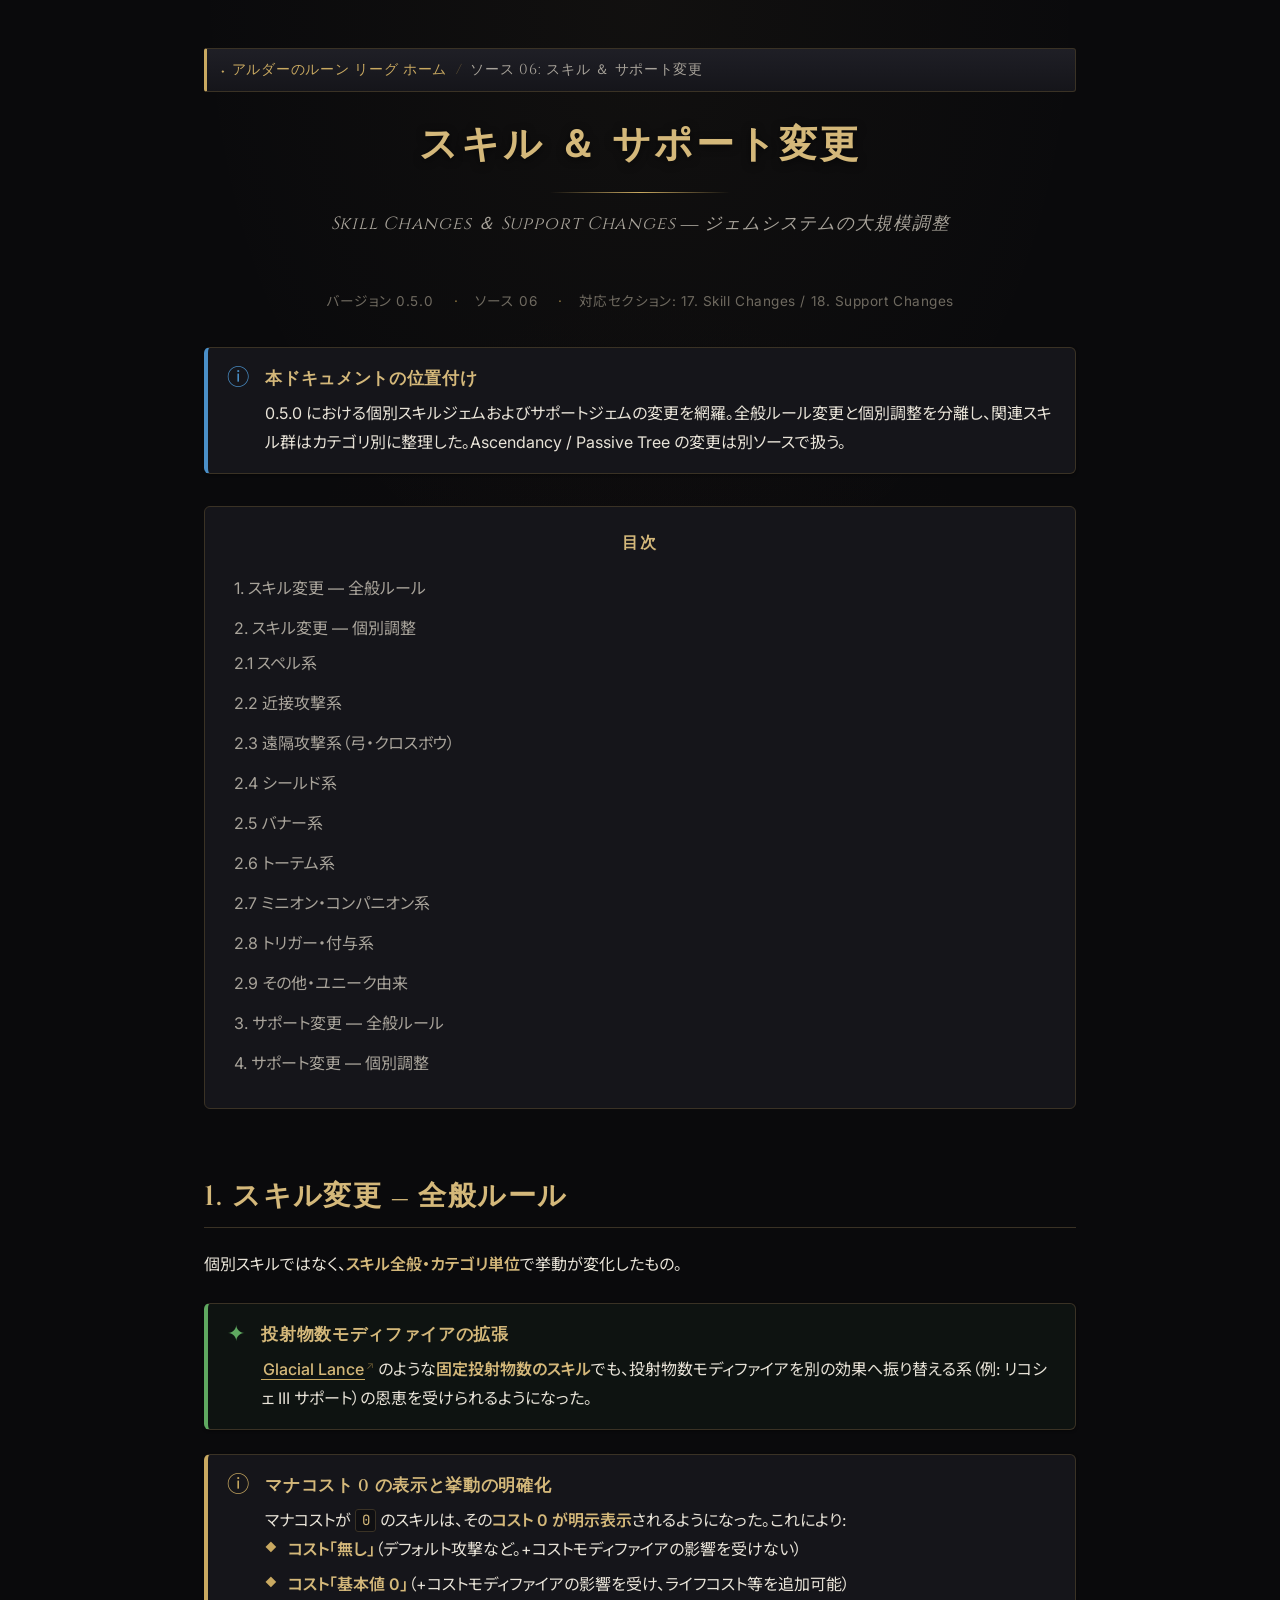
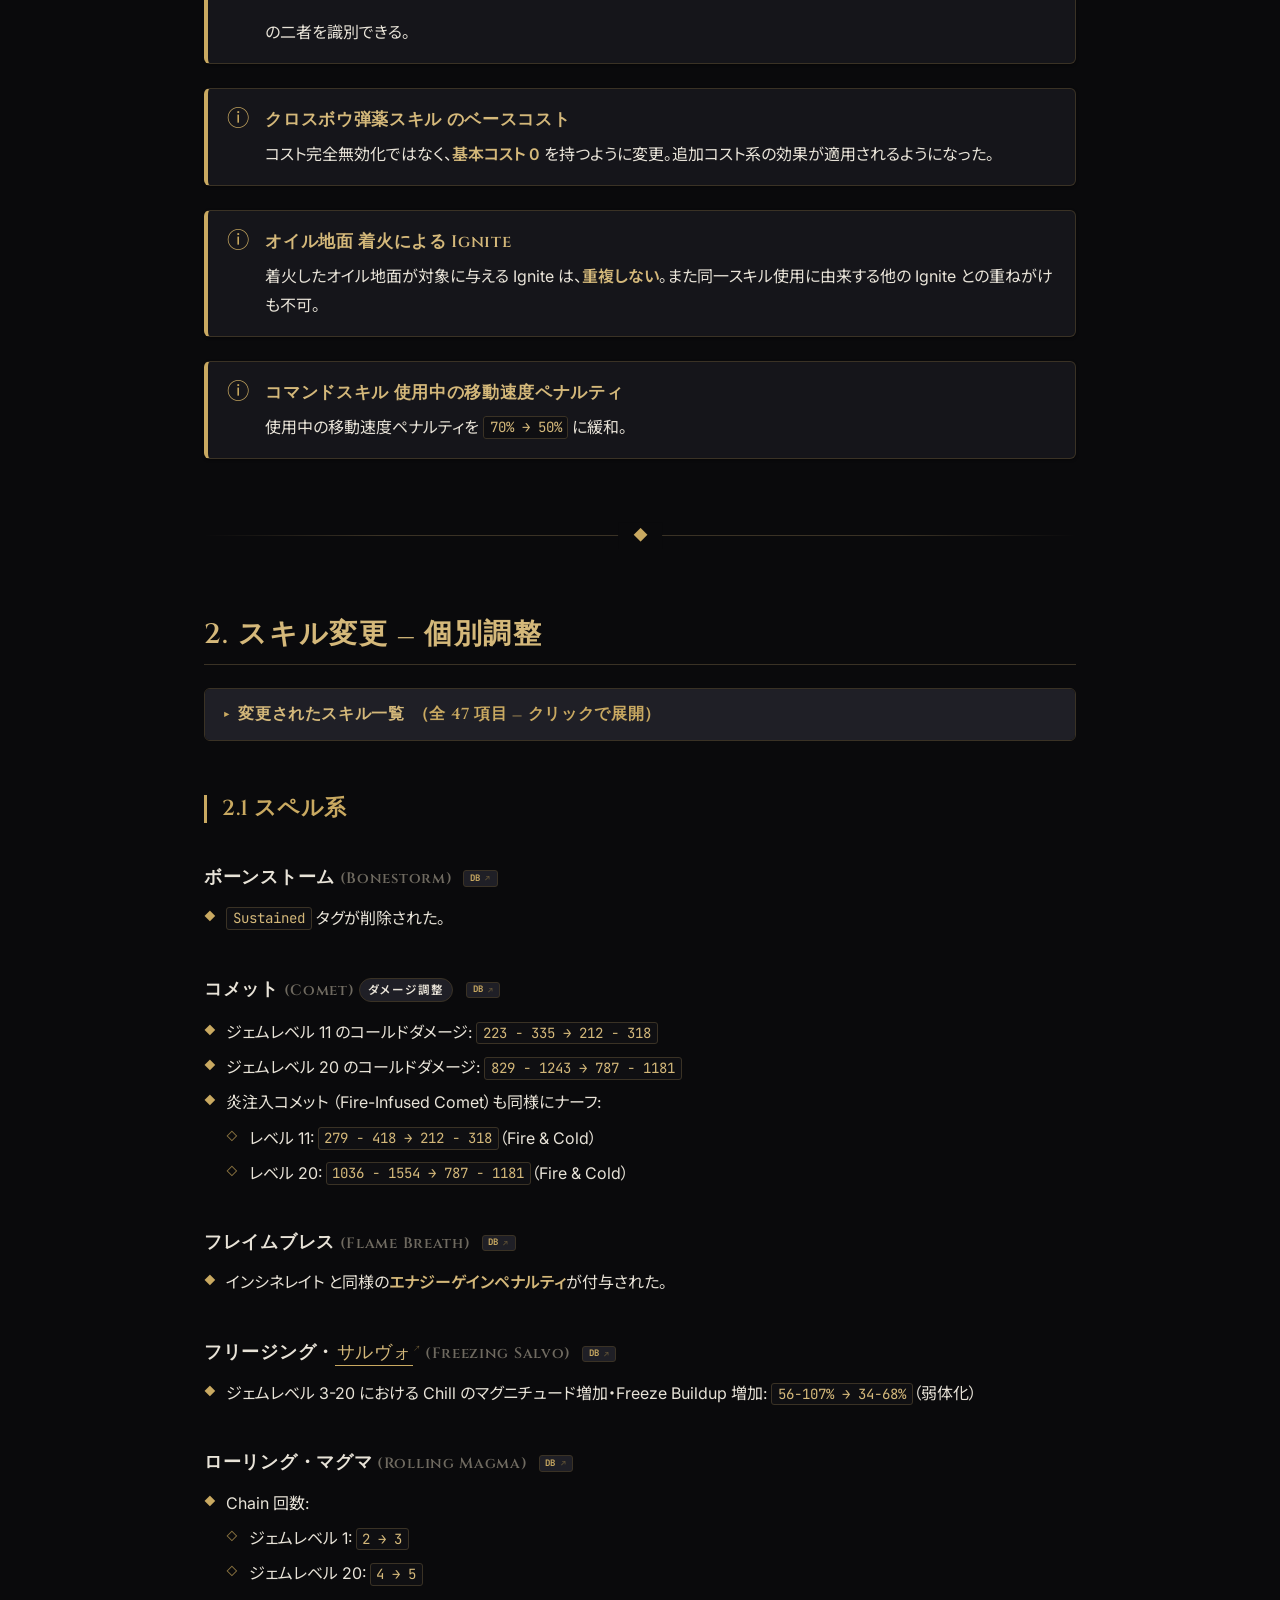
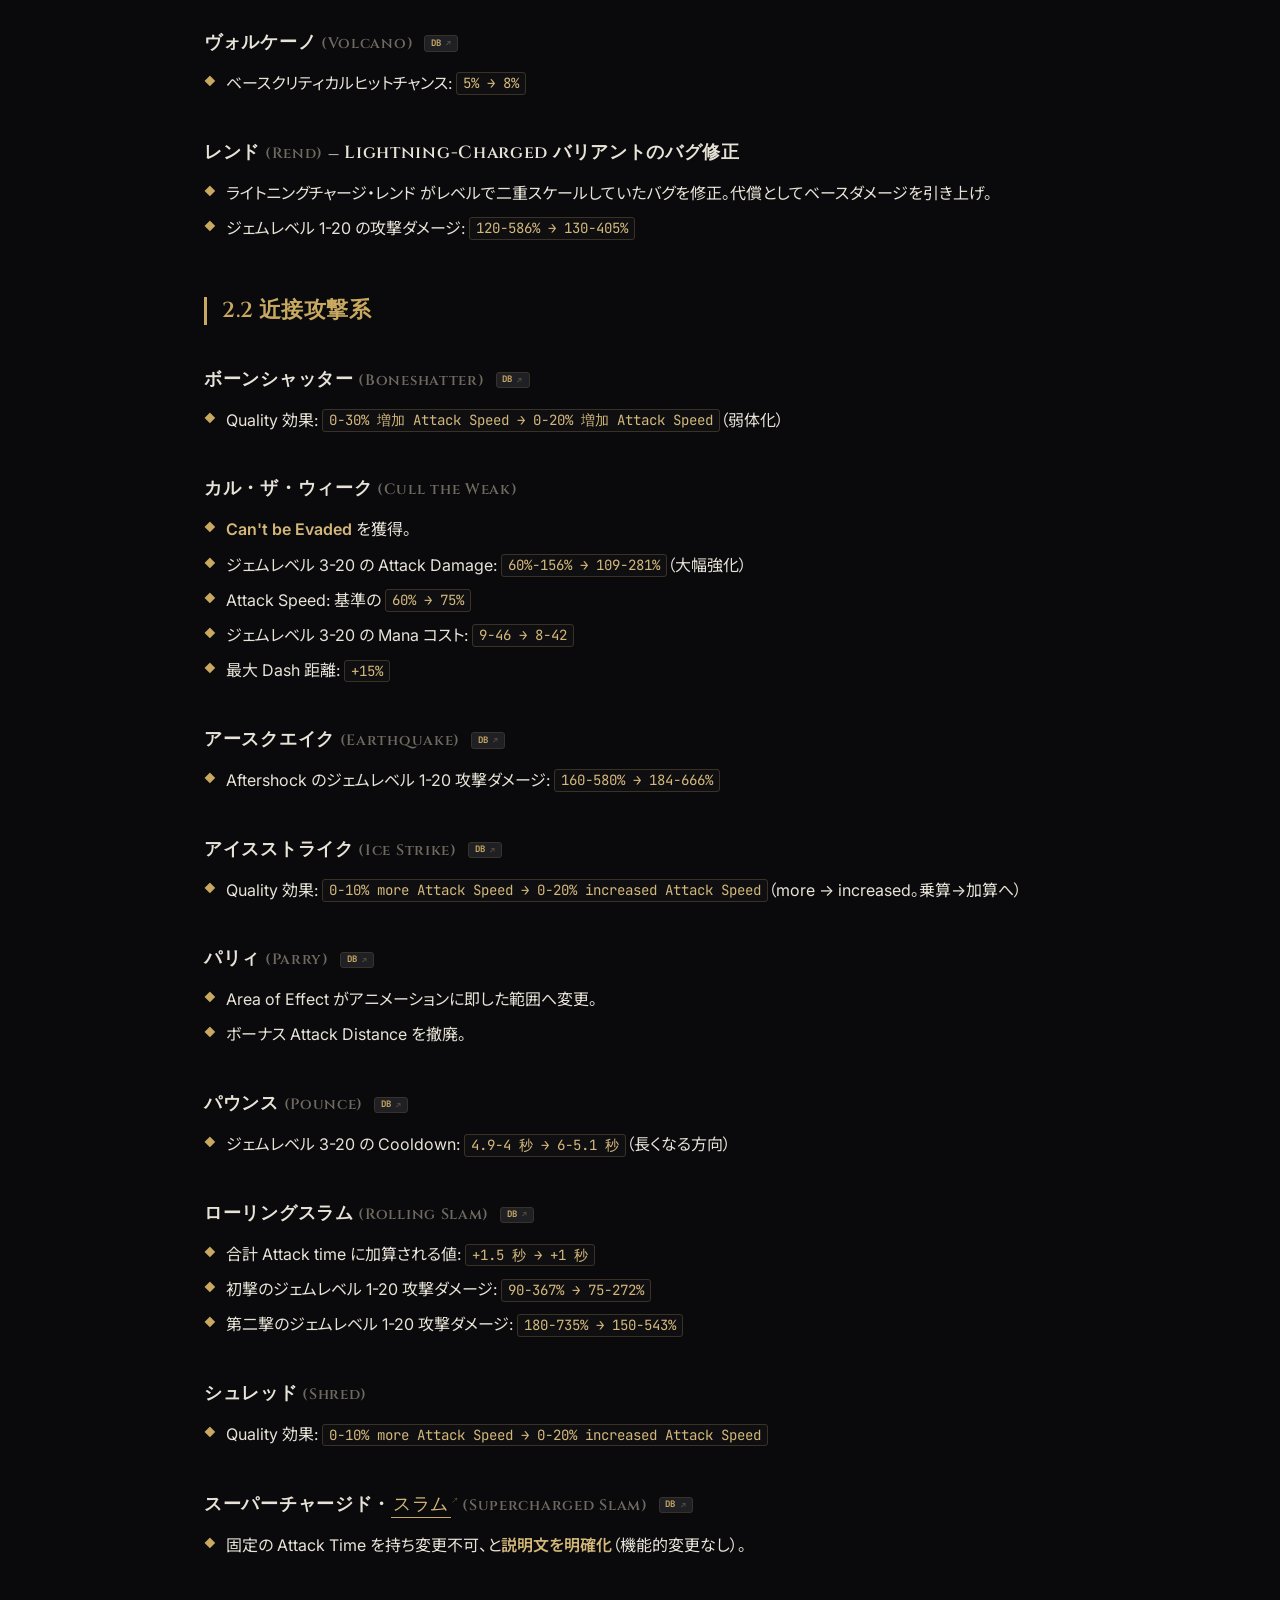
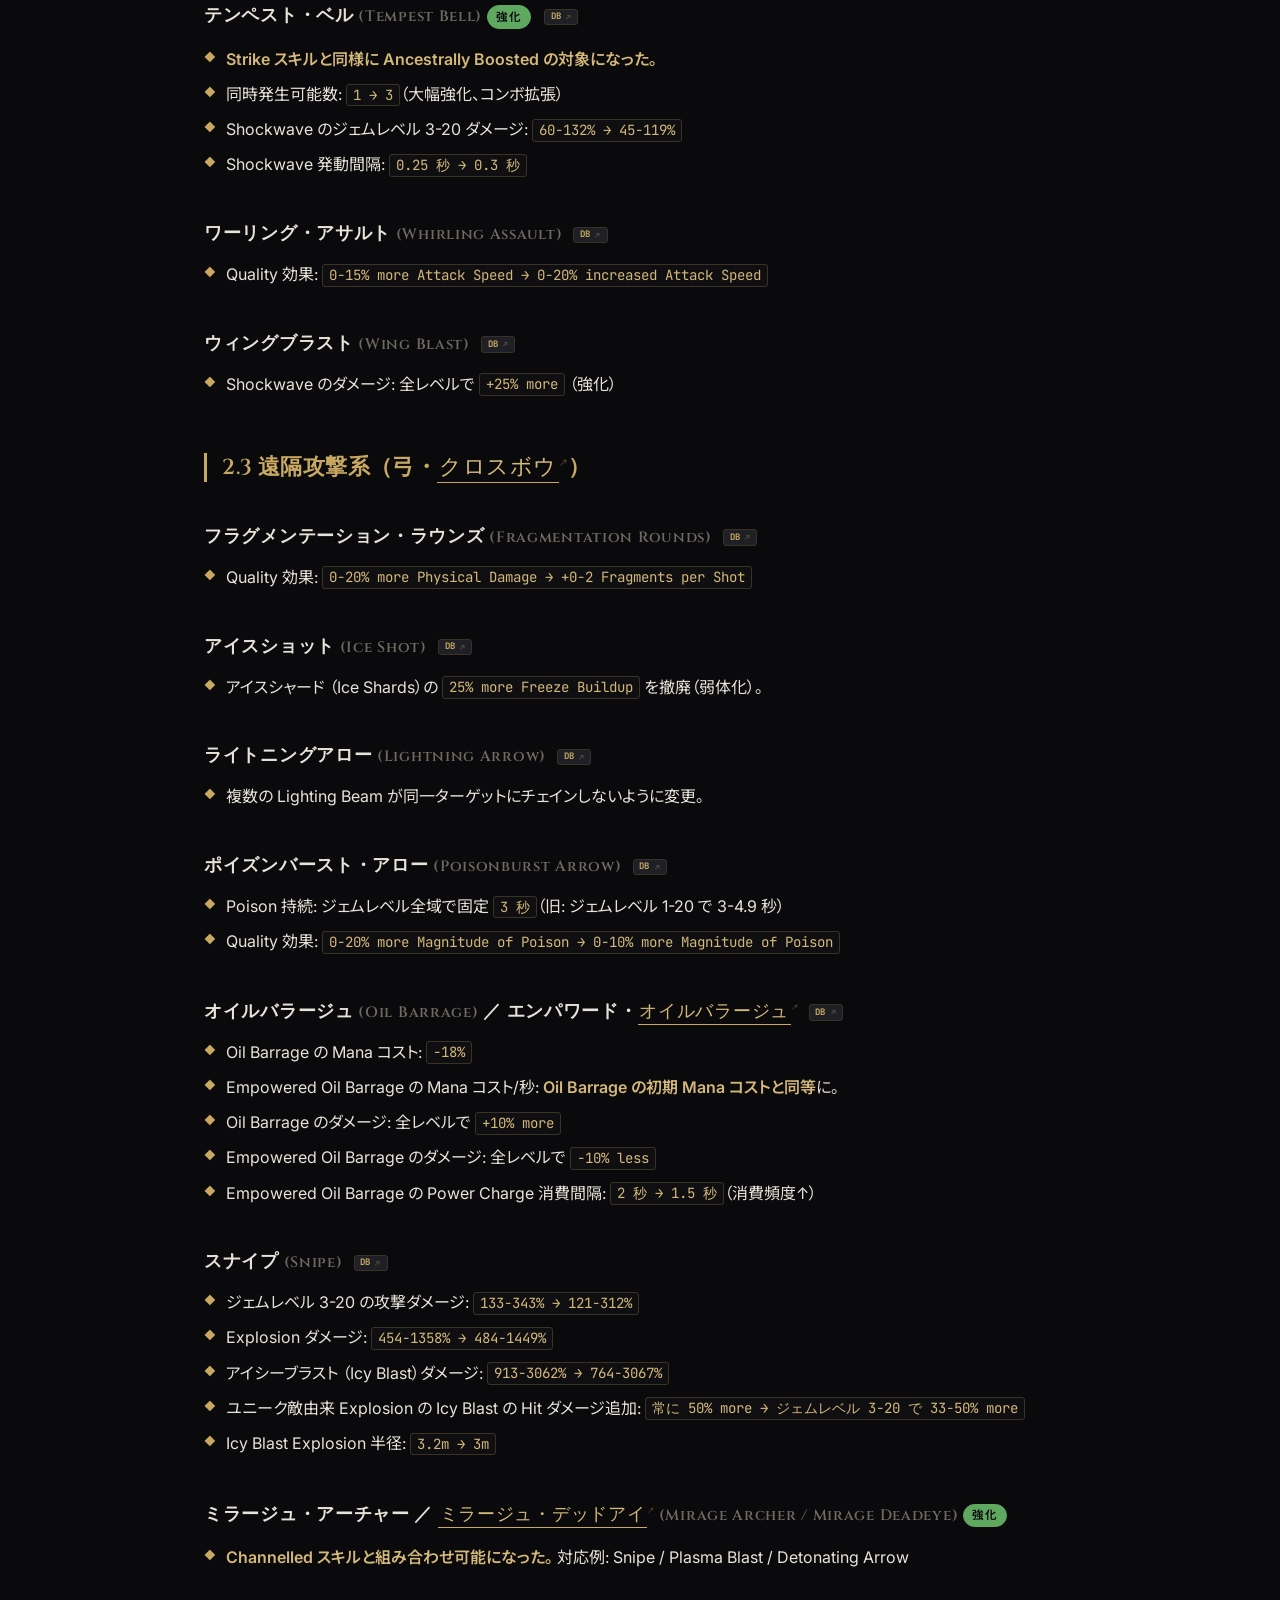
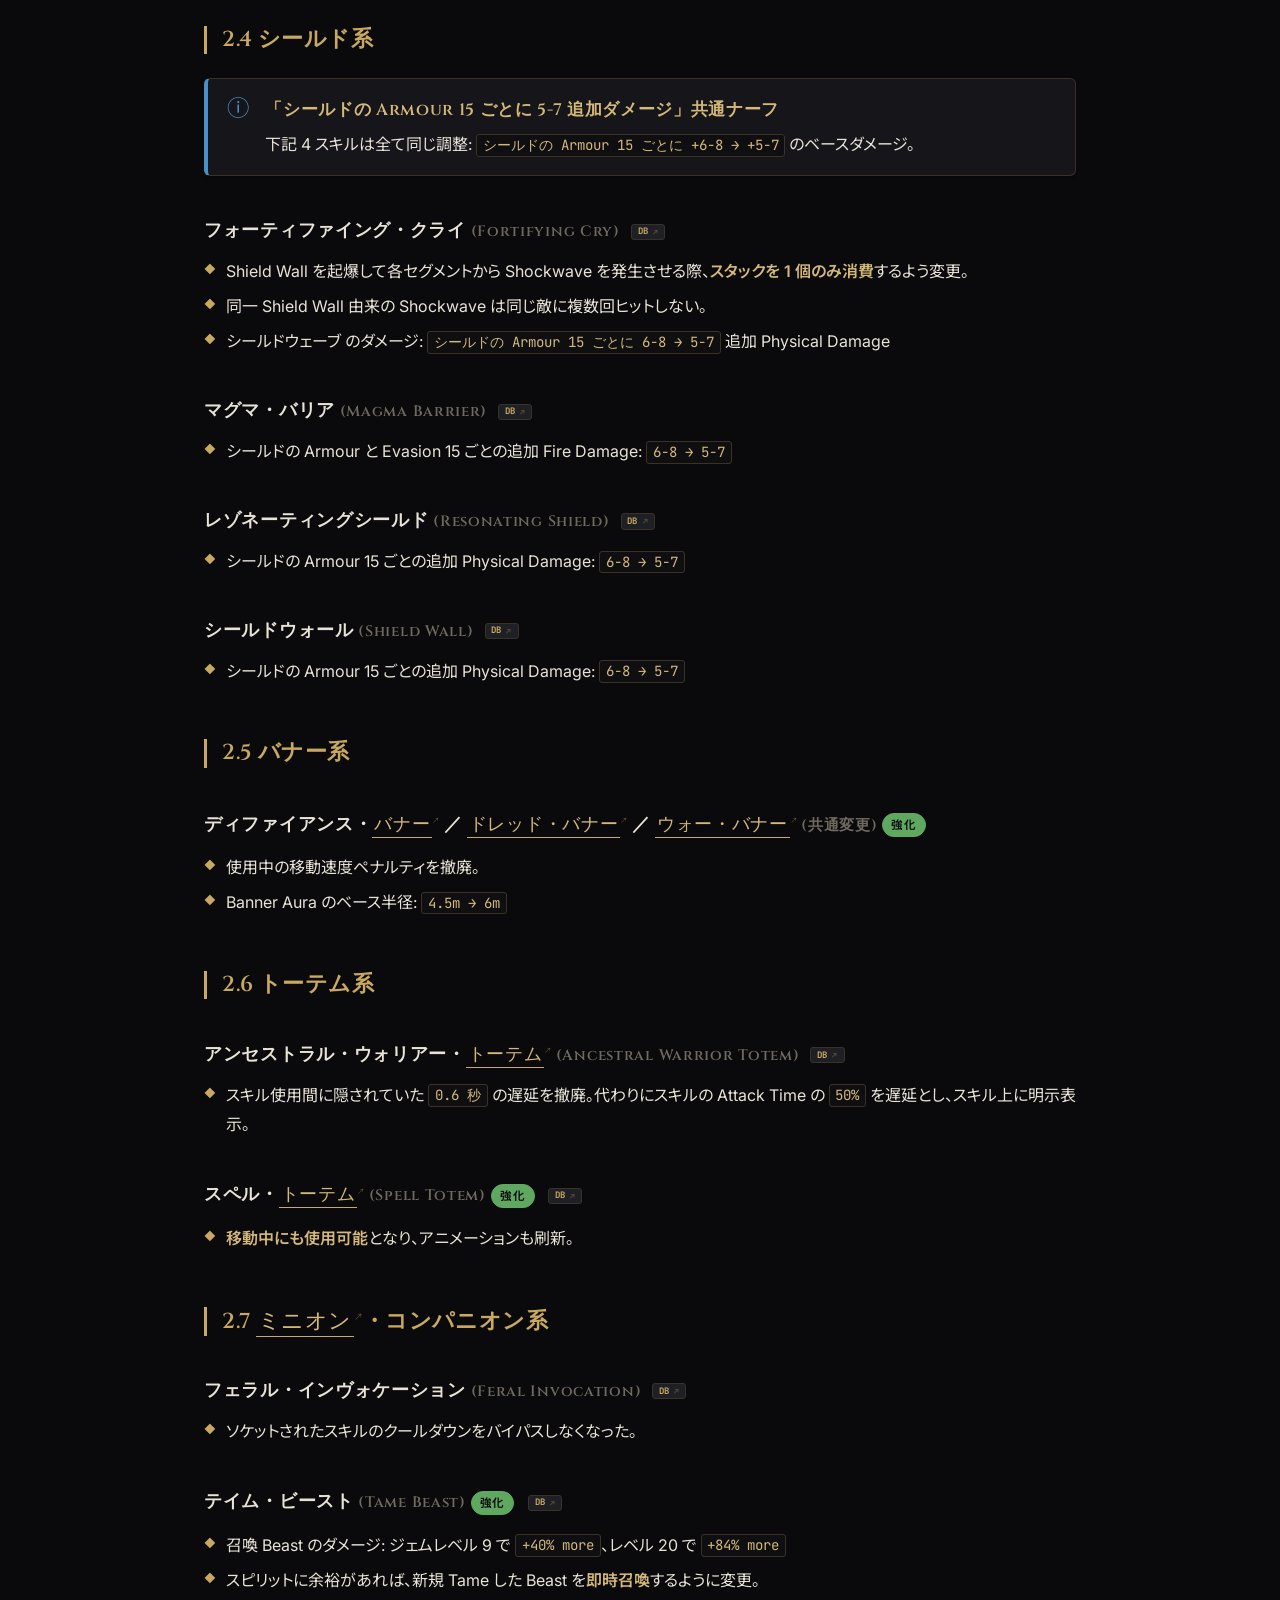
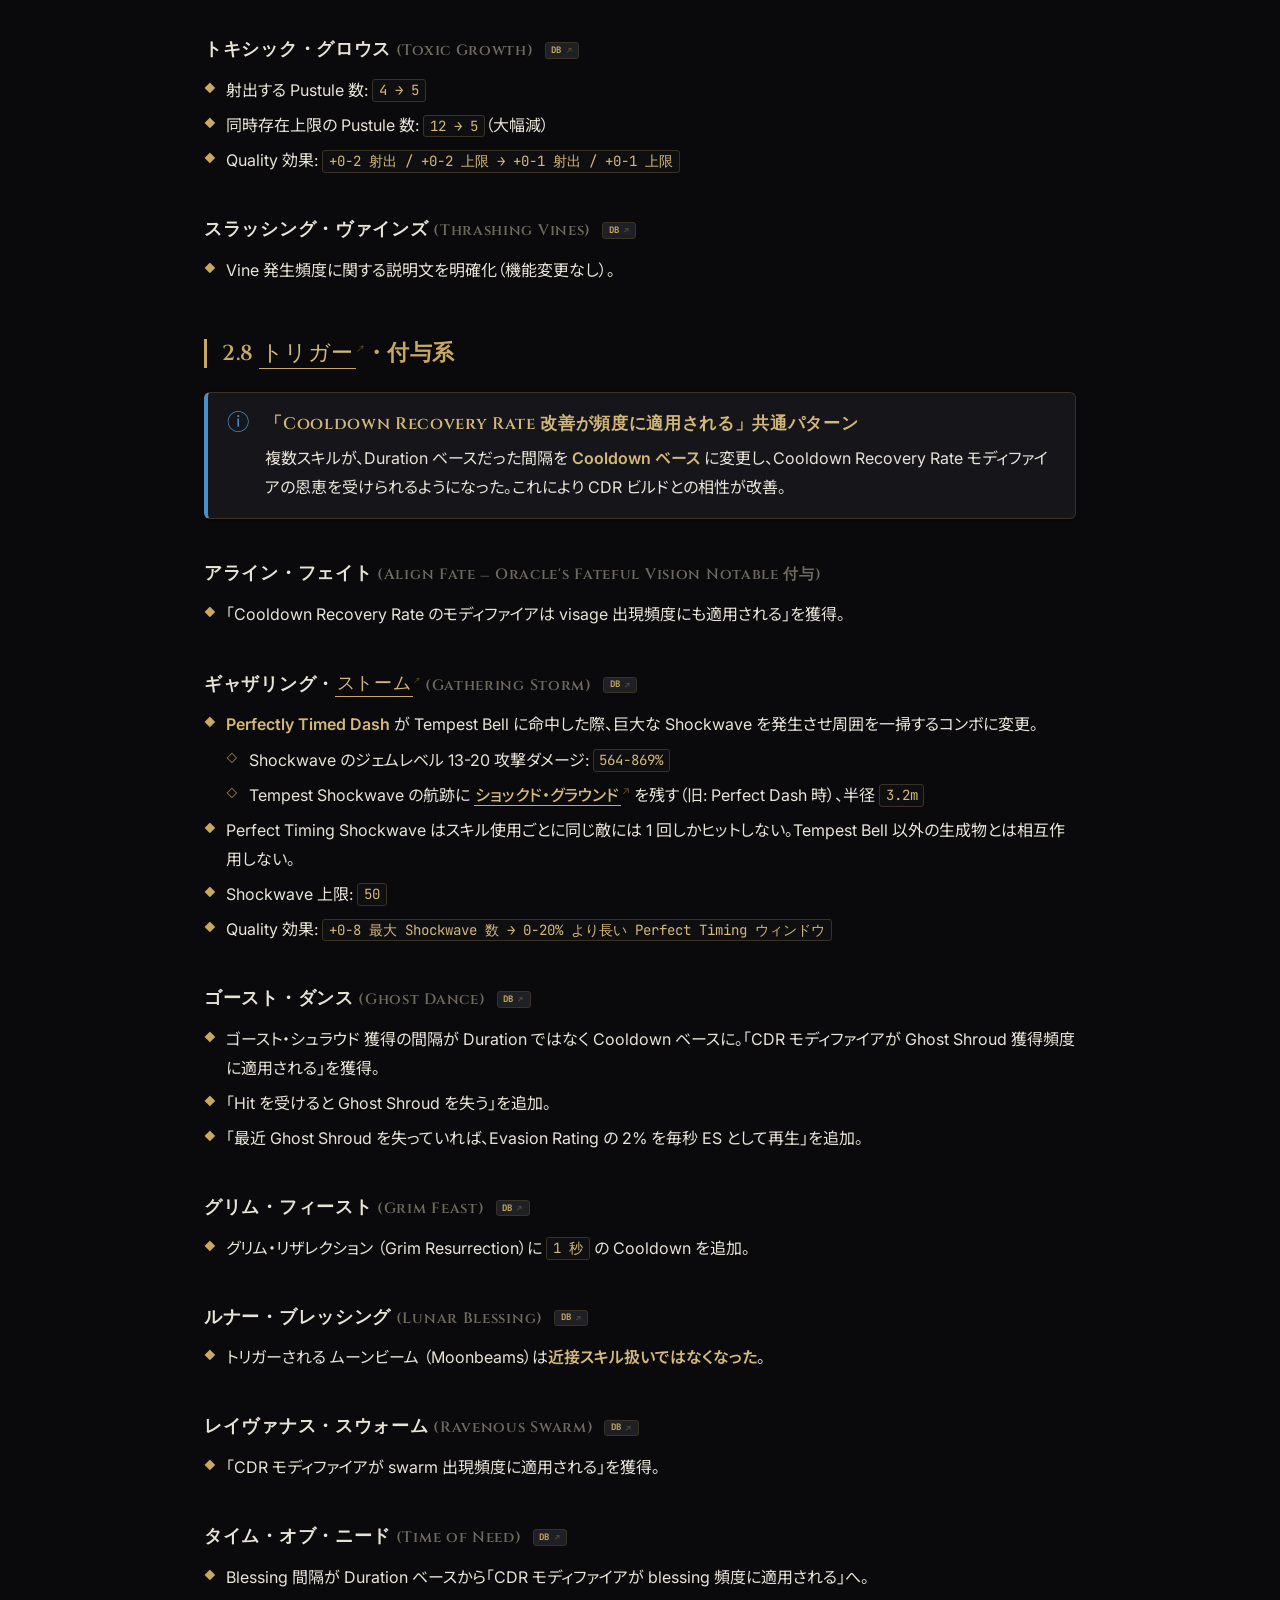
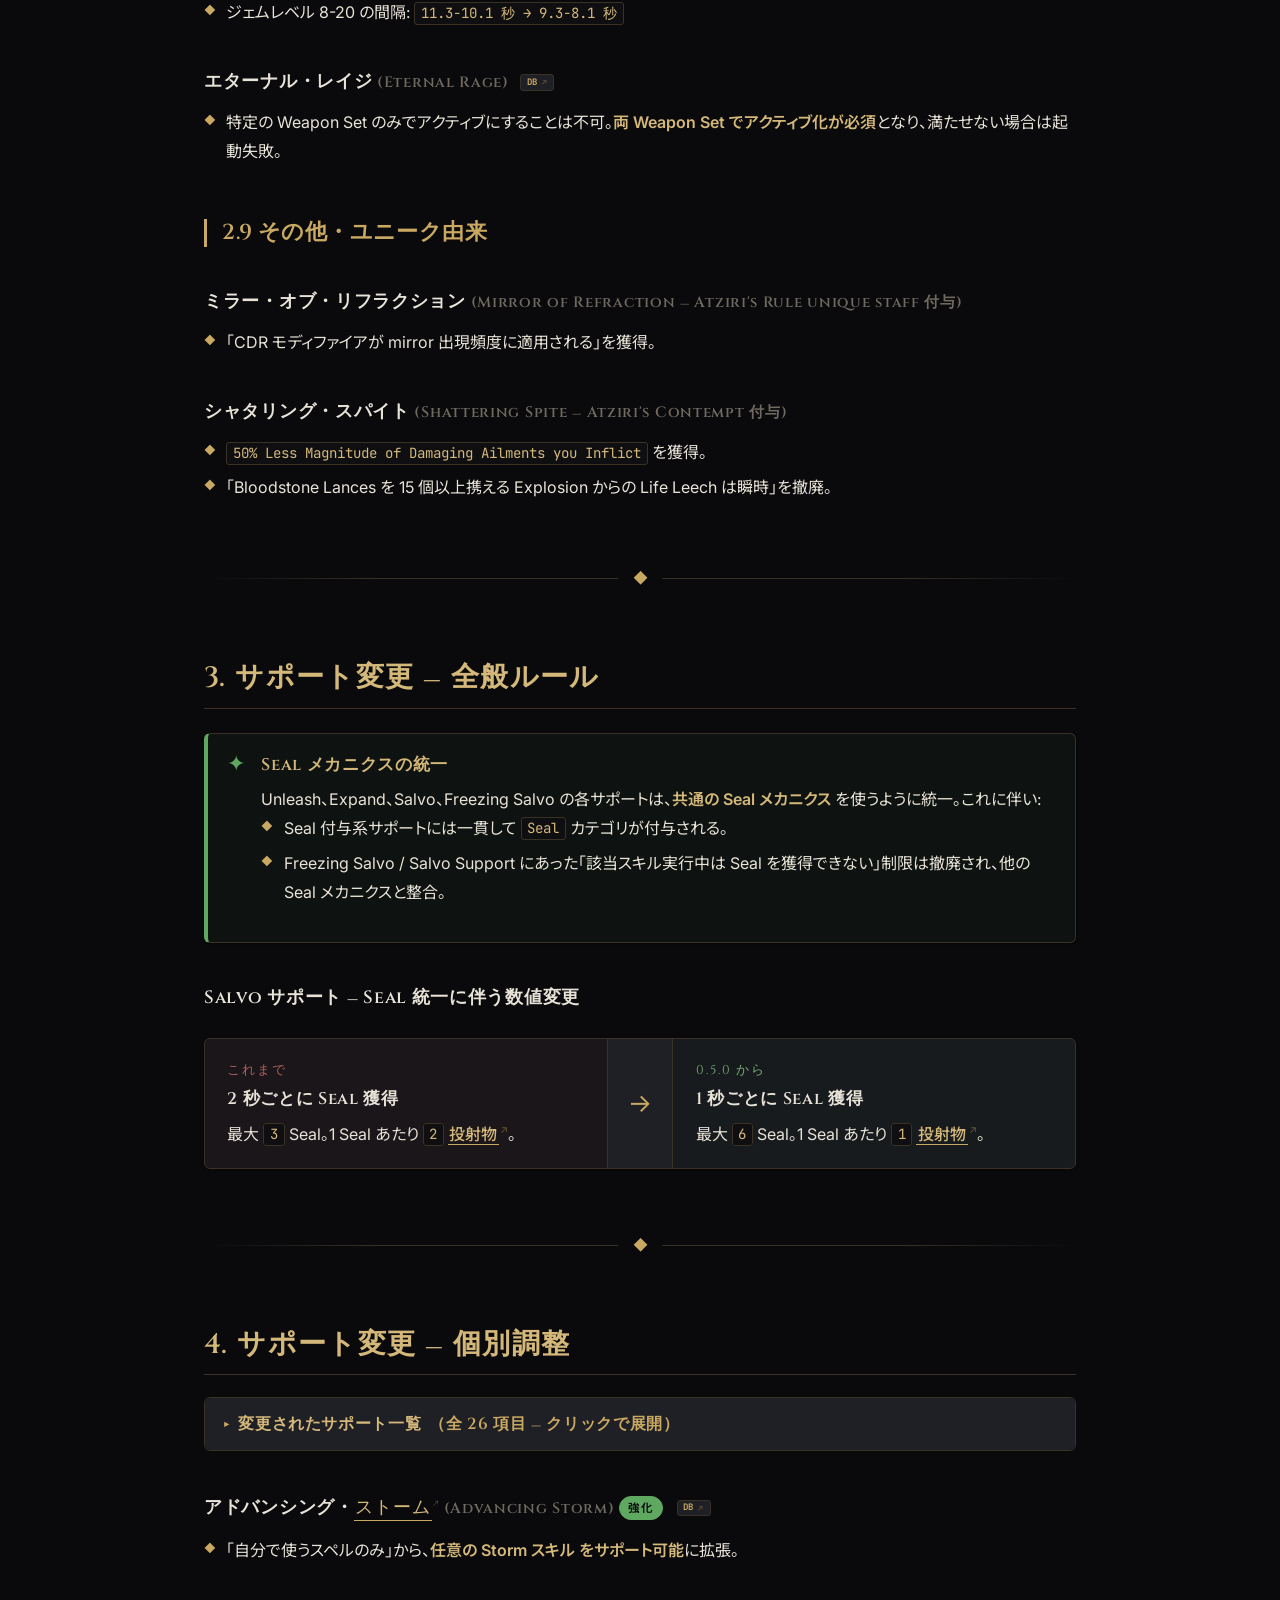
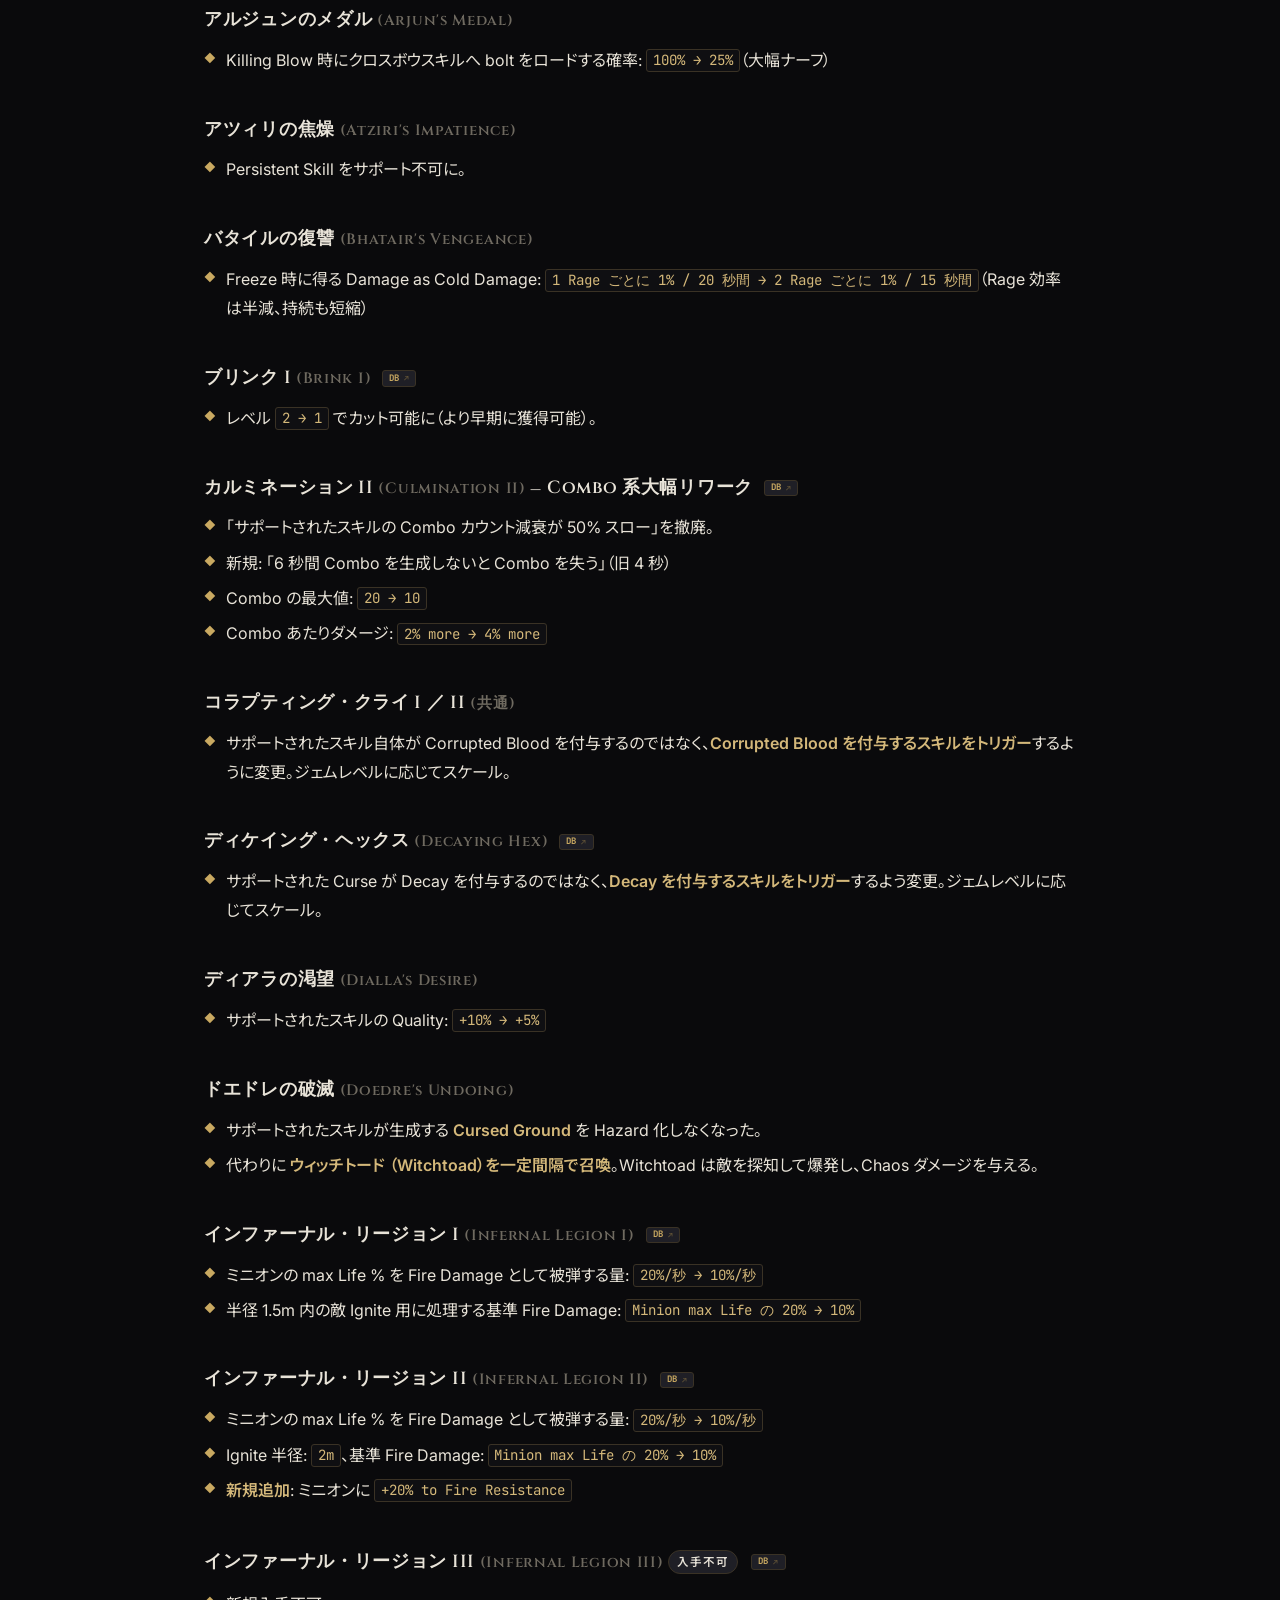
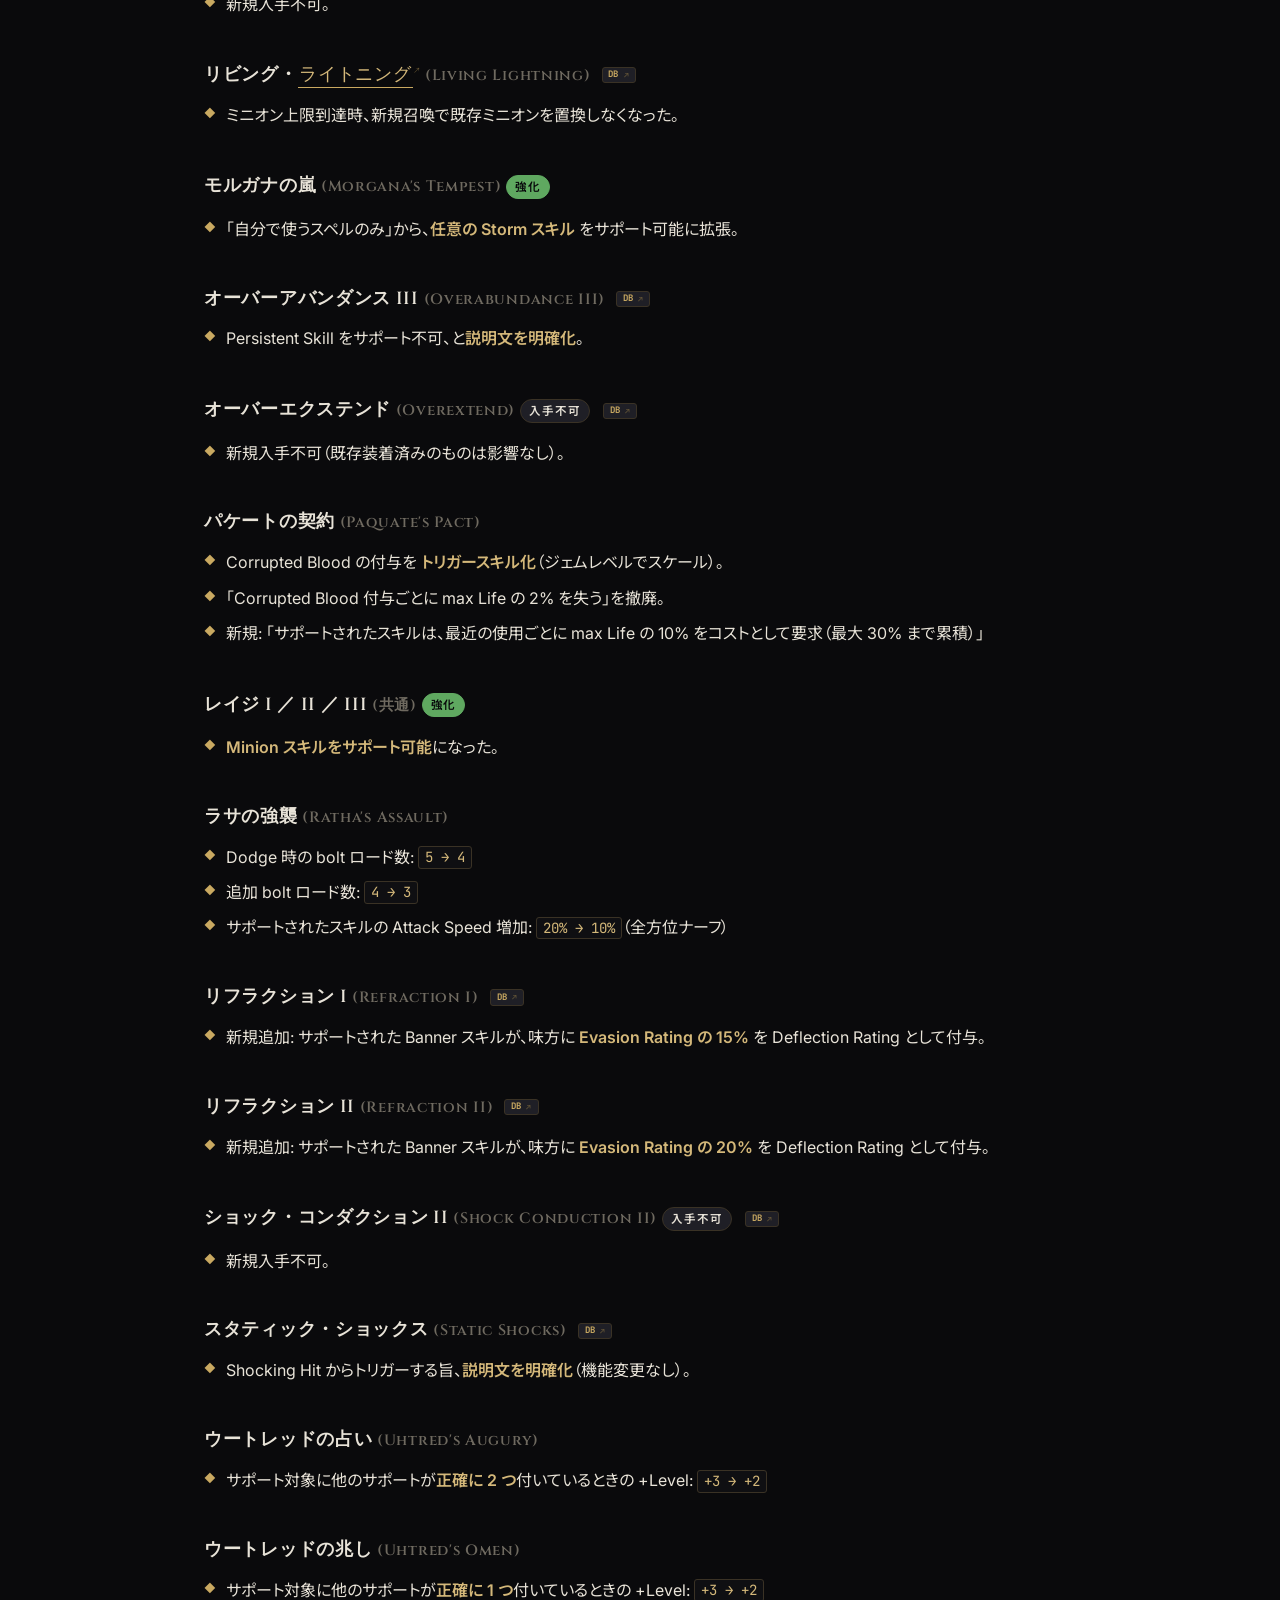
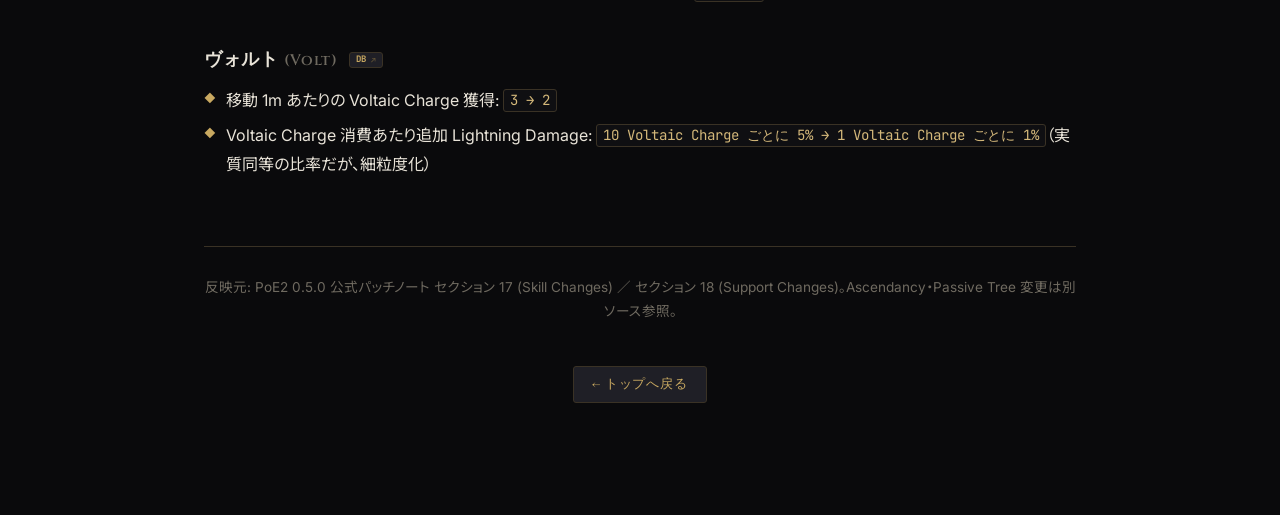
<file: sources/06_skill-support.html>
<!DOCTYPE html>
<html lang="ja">
<head>
<meta charset="UTF-8">
<meta name="viewport" content="width=device-width, initial-scale=1.0">
<title>スキル ＆ サポート変更 | PoE2 0.5.0</title>
<link rel="stylesheet" href="../assets/style.css">
</head>
<body>
<main>


<nav class="breadcrumb" aria-label="パンくずリスト">
  <a href="../index.html" class="home-icon">アルダーのルーン リーグ ホーム</a>
  <span class="breadcrumb-sep">/</span>
  <span class="breadcrumb-current">ソース 06: スキル ＆ サポート変更</span>
</nav>
<header>
  <h1>スキル ＆ サポート変更</h1>
  <p class="subtitle">Skill Changes ＆ Support Changes ― ジェムシステムの大規模調整</p>
  <div class="meta">
    <span class="meta-item">バージョン 0.5.0</span>
    <span class="meta-item">ソース 06</span>
    <span class="meta-item">対応セクション: 17. Skill Changes / 18. Support Changes</span>
  </div>
</header>

<div class="callout info">
  <div>
    <span class="callout-title">本ドキュメントの位置付け</span>
    0.5.0 における個別スキルジェムおよびサポートジェムの変更を網羅。全般ルール変更と個別調整を分離し、関連スキル群はカテゴリ別に整理した。Ascendancy / Passive Tree の変更は別ソースで扱う。
  </div>
</div>

<nav class="toc" aria-label="目次">
  <div class="toc-title">目次</div>
  <ol>
    <li><a href="#sec-skill-general">1. スキル変更 ― 全般ルール</a></li>
    <li><a href="#sec-skill-detail">2. スキル変更 ― 個別調整</a>
      <ol>
        <li><a href="#sec-spell">2.1 スペル系</a></li>
        <li><a href="#sec-melee">2.2 近接攻撃系</a></li>
        <li><a href="#sec-ranged">2.3 遠隔攻撃系（弓・クロスボウ）</a></li>
        <li><a href="#sec-shield">2.4 シールド系</a></li>
        <li><a href="#sec-banner">2.5 バナー系</a></li>
        <li><a href="#sec-totem">2.6 トーテム系</a></li>
        <li><a href="#sec-minion">2.7 ミニオン・コンパニオン系</a></li>
        <li><a href="#sec-trigger">2.8 トリガー・付与系</a></li>
        <li><a href="#sec-other">2.9 その他・ユニーク由来</a></li>
      </ol>
    </li>
    <li><a href="#sec-support-general">3. サポート変更 ― 全般ルール</a></li>
    <li><a href="#sec-support-detail">4. サポート変更 ― 個別調整</a></li>
  </ol>
</nav>

<!-- ============================================================
     §1 Skill Changes - General
     ============================================================ -->
<section id="sec-skill-general">
<h2>1. スキル変更 ― 全般ルール</h2>

<p>個別スキルではなく、<strong>スキル全般・カテゴリ単位</strong>で挙動が変化したもの。</p>

<div class="callout new">
  <div>
    <span class="callout-title">投射物数モディファイアの拡張</span>
    <a href="https://poe2db.tw/jp/Glacial_Lance" target="_blank" rel="noopener" class="term-link"><span class="term linked" data-en="Glacial Lance" data-tip="固定投射物数のスキル例">Glacial Lance</span></a> のような<strong>固定投射物数のスキル</strong>でも、投射物数モディファイアを別の効果へ振り替える系（例: リコシェ III サポート）の恩恵を受けられるようになった。
  </div>
</div>

<div class="callout">
  <div>
    <span class="callout-title">マナコスト 0 の表示と挙動の明確化</span>
    マナコストが <code>0</code> のスキルは、その<strong>コスト 0 が明示表示</strong>されるようになった。これにより:
    <ul>
      <li><strong>コスト「無し」</strong>（デフォルト攻撃など。+コストモディファイアの影響を受けない）</li>
      <li><strong>コスト「基本値 0」</strong>（+コストモディファイアの影響を受け、ライフコスト等を追加可能）</li>
    </ul>
    の二者を識別できる。
  </div>
</div>

<div class="callout">
  <div>
    <span class="callout-title">クロスボウ弾薬スキル のベースコスト</span>
    コスト完全無効化ではなく、<strong>基本コスト 0</strong> を持つように変更。追加コスト系の効果が適用されるようになった。
  </div>
</div>

<div class="callout">
  <div>
    <span class="callout-title">オイル地面 着火による Ignite</span>
    着火したオイル地面が対象に与える Ignite は、<strong>重複しない</strong>。また同一スキル使用に由来する他の Ignite との重ねがけも不可。
  </div>
</div>

<div class="callout">
  <div>
    <span class="callout-title">コマンドスキル 使用中の移動速度ペナルティ</span>
    使用中の移動速度ペナルティを <code>70% → 50%</code> に緩和。
  </div>
</div>
</section>

<div class="section-divider"></div>

<!-- ============================================================
     §2 Skill Changes - Per-Skill
     ============================================================ -->
<section id="sec-skill-detail">
<h2>2. スキル変更 ― 個別調整</h2>

<details>
<summary><strong>変更されたスキル一覧</strong>（全 47 項目 ― クリックで展開）</summary>
<ul>
  <li>Align Fate / Ancestral Warrior Totem / Bonestorm / Boneshatter</li>
  <li>Comet（+ Fire-Infused Comet） / Cull the Weak</li>
  <li>Defiance Banner / Dread Banner / War Banner（共通変更）</li>
  <li>Earthquake / Eternal Rage / Feral Invocation / Flame Breath</li>
  <li>Fortifying Cry / Fragmentation Rounds / Freezing Salvo</li>
  <li>Gathering Storm / Ghost Dance / Grim Feast</li>
  <li>Ice Shot / Ice Strike / Lightning Arrow / Lunar Blessing</li>
  <li>Magma Barrier / Mirage Archer & Mirage Deadeye / Mirror of Refraction</li>
  <li>Oil Barrage（+ Empowered） / Parry / Poisonburst Arrow / Pounce</li>
  <li>Ravenous Swarm / Rend（Lightning-Charged） / Resonating Shield</li>
  <li>Rolling Magma / Rolling Slam / Shattering Spite / Shield Wall</li>
  <li>Shred / Snipe / Spell Totem / Supercharged Slam</li>
  <li>Tame Beast / Tempest Bell / Toxic Growth / Thrashing Vines</li>
  <li>Time of Need / Volcano / Whirling Assault / Wing Blast</li>
</ul>
</details>

<!-- ===== 2.1 Spell ===== -->
<h3 id="sec-spell">2.1 スペル系</h3>

<h4 id="skill-bonestorm">ボーンストーム <small>(Bonestorm)</small> <a href="https://poe2db.tw/jp/Bonestorm" target="_blank" rel="noopener" class="poe2db-link" aria-label="poe2db: Bonestorm"></a></h4>
<ul>
  <li><code>Sustained</code> タグが削除された。</li>
</ul>

<h4 id="skill-comet">コメット <small>(Comet)</small> <span class="tag">ダメージ調整</span> <a href="https://poe2db.tw/jp/Comet" target="_blank" rel="noopener" class="poe2db-link" aria-label="poe2db: Comet"></a></h4>
<ul>
  <li>ジェムレベル 11 のコールドダメージ: <code>223 - 335 → 212 - 318</code></li>
  <li>ジェムレベル 20 のコールドダメージ: <code>829 - 1243 → 787 - 1181</code></li>
  <li>炎注入コメット （Fire-Infused Comet）も同様にナーフ:
    <ul>
      <li>レベル 11: <code>279 - 418 → 212 - 318</code>（Fire & Cold）</li>
      <li>レベル 20: <code>1036 - 1554 → 787 - 1181</code>（Fire & Cold）</li>
    </ul>
  </li>
</ul>

<h4 id="skill-flame-breath">フレイムブレス <small>(Flame Breath)</small> <a href="https://poe2db.tw/jp/Flame_Breath" target="_blank" rel="noopener" class="poe2db-link" aria-label="poe2db: Flame Breath"></a></h4>
<ul>
  <li>インシネレイト と同様の<strong>エナジーゲインペナルティ</strong>が付与された。</li>
</ul>

<h4 id="skill-freezing-salvo">フリージング・<a href="https://poe2db.tw/jp/Salvo" target="_blank" rel="noopener" class="term-link"><span class="term linked">サルヴォ</span></a> <small>(Freezing Salvo)</small> <a href="https://poe2db.tw/jp/Freezing_Salvo" target="_blank" rel="noopener" class="poe2db-link" aria-label="poe2db: Freezing Salvo"></a></h4>
<ul>
  <li>ジェムレベル 3-20 における Chill のマグニチュード増加・Freeze Buildup 増加: <code>56-107% → 34-68%</code>（弱体化）</li>
</ul>

<h4 id="skill-rolling-magma">ローリング・マグマ <small>(Rolling Magma)</small> <a href="https://poe2db.tw/jp/Rolling_Magma" target="_blank" rel="noopener" class="poe2db-link" aria-label="poe2db: Rolling Magma"></a></h4>
<ul>
  <li>Chain 回数:
    <ul>
      <li>ジェムレベル 1: <code>2 → 3</code></li>
      <li>ジェムレベル 20: <code>4 → 5</code></li>
    </ul>
  </li>
</ul>

<h4 id="skill-volcano">ヴォルケーノ <small>(Volcano)</small> <a href="https://poe2db.tw/jp/Volcano" target="_blank" rel="noopener" class="poe2db-link" aria-label="poe2db: Volcano"></a></h4>
<ul>
  <li>ベースクリティカルヒットチャンス: <code>5% → 8%</code></li>
</ul>

<h4 id="skill-rend">レンド <small>(Rend)</small> ― Lightning-Charged バリアントのバグ修正</h4>
<ul>
  <li>ライトニングチャージ・レンド がレベルで二重スケールしていたバグを修正。代償としてベースダメージを引き上げ。</li>
  <li>ジェムレベル 1-20 の攻撃ダメージ: <code>120-586% → 130-405%</code></li>
</ul>

<!-- ===== 2.2 Melee ===== -->
<h3 id="sec-melee">2.2 近接攻撃系</h3>

<h4 id="skill-boneshatter">ボーンシャッター <small>(Boneshatter)</small> <a href="https://poe2db.tw/jp/Boneshatter" target="_blank" rel="noopener" class="poe2db-link" aria-label="poe2db: Boneshatter"></a></h4>
<ul>
  <li>Quality 効果: <code>0-30% 増加 Attack Speed → 0-20% 増加 Attack Speed</code>（弱体化）</li>
</ul>

<h4 id="skill-cull-the-weak">カル・ザ・ウィーク <small>(Cull the Weak)</small></h4>
<ul>
  <li><strong>Can't be Evaded</strong> を獲得。</li>
  <li>ジェムレベル 3-20 の Attack Damage: <code>60%-156% → 109-281%</code>（大幅強化）</li>
  <li>Attack Speed: 基準の <code>60% → 75%</code></li>
  <li>ジェムレベル 3-20 の Mana コスト: <code>9-46 → 8-42</code></li>
  <li>最大 Dash 距離: <code>+15%</code></li>
</ul>

<h4 id="skill-earthquake">アースクエイク <small>(Earthquake)</small> <a href="https://poe2db.tw/jp/Earthquake" target="_blank" rel="noopener" class="poe2db-link" aria-label="poe2db: Earthquake"></a></h4>
<ul>
  <li>Aftershock のジェムレベル 1-20 攻撃ダメージ: <code>160-580% → 184-666%</code></li>
</ul>

<h4 id="skill-ice-strike">アイスストライク <small>(Ice Strike)</small> <a href="https://poe2db.tw/jp/Ice_Strike" target="_blank" rel="noopener" class="poe2db-link" aria-label="poe2db: Ice Strike"></a></h4>
<ul>
  <li>Quality 効果: <code>0-10% more Attack Speed → 0-20% increased Attack Speed</code>（more → increased。乗算→加算へ）</li>
</ul>

<h4 id="mech-parry">パリィ <small>(Parry)</small> <a href="https://poe2db.tw/jp/Parry" target="_blank" rel="noopener" class="poe2db-link" aria-label="poe2db: Parry"></a></h4>
<ul>
  <li>Area of Effect がアニメーションに即した範囲へ変更。</li>
  <li>ボーナス Attack Distance を撤廃。</li>
</ul>

<h4 id="skill-pounce">パウンス <small>(Pounce)</small> <a href="https://poe2db.tw/jp/Pounce" target="_blank" rel="noopener" class="poe2db-link" aria-label="poe2db: Pounce"></a></h4>
<ul>
  <li>ジェムレベル 3-20 の Cooldown: <code>4.9-4 秒 → 6-5.1 秒</code>（長くなる方向）</li>
</ul>

<h4 id="skill-rolling-slam">ローリングスラム <small>(Rolling Slam)</small> <a href="https://poe2db.tw/jp/Rolling_Slam" target="_blank" rel="noopener" class="poe2db-link" aria-label="poe2db: Rolling Slam"></a></h4>
<ul>
  <li>合計 Attack time に加算される値: <code>+1.5 秒 → +1 秒</code></li>
  <li>初撃のジェムレベル 1-20 攻撃ダメージ: <code>90-367% → 75-272%</code></li>
  <li>第二撃のジェムレベル 1-20 攻撃ダメージ: <code>180-735% → 150-543%</code></li>
</ul>

<h4 id="skill-shred">シュレッド <small>(Shred)</small></h4>
<ul>
  <li>Quality 効果: <code>0-10% more Attack Speed → 0-20% increased Attack Speed</code></li>
</ul>

<h4 id="skill-supercharged-slam">スーパーチャージド・<a href="https://poe2db.tw/jp/Slams" target="_blank" rel="noopener" class="term-link"><span class="term linked">スラム</span></a> <small>(Supercharged Slam)</small> <a href="https://poe2db.tw/jp/Supercharged_Slam" target="_blank" rel="noopener" class="poe2db-link" aria-label="poe2db: Supercharged Slam"></a></h4>
<ul>
  <li>固定の Attack Time を持ち変更不可、と<strong>説明文を明確化</strong>（機能的変更なし）。</li>
</ul>

<h4 id="skill-tempest-bell">テンペスト・ベル <small>(Tempest Bell)</small> <span class="tag new">強化</span> <a href="https://poe2db.tw/jp/Tempest_Bell" target="_blank" rel="noopener" class="poe2db-link" aria-label="poe2db: Tempest Bell"></a></h4>
<ul>
  <li><strong>Strike スキルと同様に Ancestrally Boosted の対象になった。</strong></li>
  <li>同時発生可能数: <code>1 → 3</code>（大幅強化、コンボ拡張）</li>
  <li>Shockwave のジェムレベル 3-20 ダメージ: <code>60-132% → 45-119%</code></li>
  <li>Shockwave 発動間隔: <code>0.25 秒 → 0.3 秒</code></li>
</ul>

<h4 id="skill-whirling-assault">ワーリング・アサルト <small>(Whirling Assault)</small> <a href="https://poe2db.tw/jp/Whirling_Assault" target="_blank" rel="noopener" class="poe2db-link" aria-label="poe2db: Whirling Assault"></a></h4>
<ul>
  <li>Quality 効果: <code>0-15% more Attack Speed → 0-20% increased Attack Speed</code></li>
</ul>

<h4 id="skill-wing-blast">ウィングブラスト <small>(Wing Blast)</small> <a href="https://poe2db.tw/jp/Wing_Blast" target="_blank" rel="noopener" class="poe2db-link" aria-label="poe2db: Wing Blast"></a></h4>
<ul>
  <li>Shockwave のダメージ: 全レベルで <code>+25% more</code> （強化）</li>
</ul>

<!-- ===== 2.3 Ranged ===== -->
<h3 id="sec-ranged">2.3 遠隔攻撃系（弓・<a href="https://poe2db.tw/jp/Crossbows" target="_blank" rel="noopener" class="term-link"><span class="term linked">クロスボウ</span></a>）</h3>

<h4 id="skill-fragmentation-rounds">フラグメンテーション・ラウンズ <small>(Fragmentation Rounds)</small> <a href="https://poe2db.tw/jp/Fragmentation_Rounds" target="_blank" rel="noopener" class="poe2db-link" aria-label="poe2db: Fragmentation Rounds"></a></h4>
<ul>
  <li>Quality 効果: <code>0-20% more Physical Damage → +0-2 Fragments per Shot</code></li>
</ul>

<h4 id="skill-ice-shot">アイスショット <small>(Ice Shot)</small> <a href="https://poe2db.tw/jp/Ice_Shot" target="_blank" rel="noopener" class="poe2db-link" aria-label="poe2db: Ice Shot"></a></h4>
<ul>
  <li>アイスシャード （Ice Shards）の <code>25% more Freeze Buildup</code> を撤廃（弱体化）。</li>
</ul>

<h4 id="skill-lightning-arrow">ライトニングアロー <small>(Lightning Arrow)</small> <a href="https://poe2db.tw/jp/Lightning_Arrow" target="_blank" rel="noopener" class="poe2db-link" aria-label="poe2db: Lightning Arrow"></a></h4>
<ul>
  <li>複数の Lighting Beam が同一ターゲットにチェインしないように変更。</li>
</ul>

<h4 id="skill-poisonburst-arrow">ポイズンバースト・アロー <small>(Poisonburst Arrow)</small> <a href="https://poe2db.tw/jp/Poisonburst_Arrow" target="_blank" rel="noopener" class="poe2db-link" aria-label="poe2db: Poisonburst Arrow"></a></h4>
<ul>
  <li>Poison 持続: ジェムレベル全域で固定 <code>3 秒</code>（旧: ジェムレベル 1-20 で 3-4.9 秒）</li>
  <li>Quality 効果: <code>0-20% more Magnitude of Poison → 0-10% more Magnitude of Poison</code></li>
</ul>

<h4 id="skill-oil-barrage">オイルバラージュ <small>(Oil Barrage)</small> ／ エンパワード・<a href="https://poe2db.tw/jp/Oil_Barrage" target="_blank" rel="noopener" class="term-link"><span class="term linked">オイルバラージュ</span></a> <a href="https://poe2db.tw/jp/Oil_Barrage" target="_blank" rel="noopener" class="poe2db-link" aria-label="poe2db: Oil Barrage"></a></h4>
<ul>
  <li>Oil Barrage の Mana コスト: <code>-18%</code></li>
  <li>Empowered Oil Barrage の Mana コスト/秒: <strong>Oil Barrage の初期 Mana コストと同等</strong>に。</li>
  <li>Oil Barrage のダメージ: 全レベルで <code>+10% more</code></li>
  <li>Empowered Oil Barrage のダメージ: 全レベルで <code>-10% less</code></li>
  <li>Empowered Oil Barrage の Power Charge 消費間隔: <code>2 秒 → 1.5 秒</code>（消費頻度↑）</li>
</ul>

<h4 id="skill-snipe">スナイプ <small>(Snipe)</small> <a href="https://poe2db.tw/jp/Snipe" target="_blank" rel="noopener" class="poe2db-link" aria-label="poe2db: Snipe"></a></h4>
<ul>
  <li>ジェムレベル 3-20 の攻撃ダメージ: <code>133-343% → 121-312%</code></li>
  <li>Explosion ダメージ: <code>454-1358% → 484-1449%</code></li>
  <li>アイシーブラスト （Icy Blast）ダメージ: <code>913-3062% → 764-3067%</code></li>
  <li>ユニーク敵由来 Explosion の Icy Blast の Hit ダメージ追加: <code>常に 50% more → ジェムレベル 3-20 で 33-50% more</code></li>
  <li>Icy Blast Explosion 半径: <code>3.2m → 3m</code></li>
</ul>

<h4 id="item-mirage-archer-mirage-deadeye">ミラージュ・アーチャー ／ <a href="https://poe2db.tw/jp/Mirage_Deadeye" target="_blank" rel="noopener" class="term-link"><span class="term linked">ミラージュ・デッドアイ</span></a> <small>(Mirage Archer / Mirage Deadeye)</small> <span class="tag new">強化</span></h4>
<ul>
  <li><strong>Channelled スキルと組み合わせ可能になった。</strong> 対応例: Snipe / Plasma Blast / Detonating Arrow</li>
</ul>

<!-- ===== 2.4 Shield ===== -->
<h3 id="sec-shield">2.4 シールド系</h3>

<div class="callout info">
  <div>
    <span class="callout-title">「シールドの Armour 15 ごとに 5-7 追加ダメージ」共通ナーフ</span>
    下記 4 スキルは全て同じ調整: <code>シールドの Armour 15 ごとに +6-8 → +5-7</code> のベースダメージ。
  </div>
</div>

<h4 id="skill-fortifying-cry">フォーティファイング・クライ <small>(Fortifying Cry)</small> <a href="https://poe2db.tw/jp/Fortifying_Cry" target="_blank" rel="noopener" class="poe2db-link" aria-label="poe2db: Fortifying Cry"></a></h4>
<ul>
  <li>Shield Wall を起爆して各セグメントから Shockwave を発生させる際、<strong>スタックを 1 個のみ消費</strong>するよう変更。</li>
  <li>同一 Shield Wall 由来の Shockwave は同じ敵に複数回ヒットしない。</li>
  <li>シールドウェーブ のダメージ: <code>シールドの Armour 15 ごとに 6-8 → 5-7</code> 追加 Physical Damage</li>
</ul>

<h4 id="skill-magma-barrier">マグマ・バリア <small>(Magma Barrier)</small> <a href="https://poe2db.tw/jp/Magma_Barrier" target="_blank" rel="noopener" class="poe2db-link" aria-label="poe2db: Magma Barrier"></a></h4>
<ul>
  <li>シールドの Armour と Evasion 15 ごとの追加 Fire Damage: <code>6-8 → 5-7</code></li>
</ul>

<h4 id="mech-resonating-shield">レゾネーティングシールド <small>(Resonating Shield)</small> <a href="https://poe2db.tw/jp/Resonating_Shield" target="_blank" rel="noopener" class="poe2db-link" aria-label="poe2db: Resonating Shield"></a></h4>
<ul>
  <li>シールドの Armour 15 ごとの追加 Physical Damage: <code>6-8 → 5-7</code></li>
</ul>

<h4 id="skill-shield-wall">シールドウォール <small>(Shield Wall)</small> <a href="https://poe2db.tw/jp/Shield_Wall" target="_blank" rel="noopener" class="poe2db-link" aria-label="poe2db: Shield Wall"></a></h4>
<ul>
  <li>シールドの Armour 15 ごとの追加 Physical Damage: <code>6-8 → 5-7</code></li>
</ul>

<!-- ===== 2.5 Banner ===== -->
<h3 id="sec-banner">2.5 バナー系</h3>

<h4 id="item-">ディファイアンス・<a href="https://poe2db.tw/jp/Banner_Skills" target="_blank" rel="noopener" class="term-link"><span class="term linked">バナー</span></a> ／ <a href="https://poe2db.tw/jp/Dread_Banner" target="_blank" rel="noopener" class="term-link"><span class="term linked">ドレッド・バナー</span></a> ／ <a href="https://poe2db.tw/jp/War_Banner" target="_blank" rel="noopener" class="term-link"><span class="term linked">ウォー・バナー</span></a> <small>(共通変更)</small> <span class="tag new">強化</span></h4>
<ul>
  <li>使用中の移動速度ペナルティを撤廃。</li>
  <li>Banner Aura のベース半径: <code>4.5m → 6m</code></li>
</ul>

<!-- ===== 2.6 Totem ===== -->
<h3 id="sec-totem">2.6 トーテム系</h3>

<h4 id="skill-ancestral-warrior-totem">アンセストラル・ウォリアー・<a href="https://poe2db.tw/jp/Totems" target="_blank" rel="noopener" class="term-link"><span class="term linked">トーテム</span></a> <small>(Ancestral Warrior Totem)</small> <a href="https://poe2db.tw/jp/Ancestral_Warrior_Totem" target="_blank" rel="noopener" class="poe2db-link" aria-label="poe2db: Ancestral Warrior Totem"></a></h4>
<ul>
  <li>スキル使用間に隠されていた <code>0.6 秒</code> の遅延を撤廃。代わりにスキルの Attack Time の <code>50%</code> を遅延とし、スキル上に明示表示。</li>
</ul>

<h4 id="skill-spell-totem">スペル・<a href="https://poe2db.tw/jp/Totems" target="_blank" rel="noopener" class="term-link"><span class="term linked">トーテム</span></a> <small>(Spell Totem)</small> <span class="tag new">強化</span> <a href="https://poe2db.tw/jp/Spell_Totem" target="_blank" rel="noopener" class="poe2db-link" aria-label="poe2db: Spell Totem"></a></h4>
<ul>
  <li><strong>移動中にも使用可能</strong>となり、アニメーションも刷新。</li>
</ul>

<!-- ===== 2.7 Minion ===== -->
<h3 id="sec-minion">2.7 <a href="https://poe2db.tw/jp/Minions" target="_blank" rel="noopener" class="term-link"><span class="term linked">ミニオン</span></a>・コンパニオン系</h3>

<h4 id="skill-feral-invocation">フェラル・インヴォケーション <small>(Feral Invocation)</small> <a href="https://poe2db.tw/jp/Feral_Invocation" target="_blank" rel="noopener" class="poe2db-link" aria-label="poe2db: Feral Invocation"></a></h4>
<ul>
  <li>ソケットされたスキルのクールダウンをバイパスしなくなった。</li>
</ul>

<h4 id="skill-tame-beast">テイム・ビースト <small>(Tame Beast)</small> <span class="tag new">強化</span> <a href="https://poe2db.tw/jp/Tame_Beast" target="_blank" rel="noopener" class="poe2db-link" aria-label="poe2db: Tame Beast"></a></h4>
<ul>
  <li>召喚 Beast のダメージ: ジェムレベル 9 で <code>+40% more</code>、レベル 20 で <code>+84% more</code></li>
  <li>スピリットに余裕があれば、新規 Tame した Beast を<strong>即時召喚</strong>するように変更。</li>
</ul>

<h4 id="skill-toxic-growth">トキシック・グロウス <small>(Toxic Growth)</small> <a href="https://poe2db.tw/jp/Toxic_Growth" target="_blank" rel="noopener" class="poe2db-link" aria-label="poe2db: Toxic Growth"></a></h4>
<ul>
  <li>射出する Pustule 数: <code>4 → 5</code></li>
  <li>同時存在上限の Pustule 数: <code>12 → 5</code>（大幅減）</li>
  <li>Quality 効果: <code>+0-2 射出 / +0-2 上限 → +0-1 射出 / +0-1 上限</code></li>
</ul>

<h4 id="skill-thrashing-vines">スラッシング・ヴァインズ <small>(Thrashing Vines)</small> <a href="https://poe2db.tw/jp/Thrashing_Vines" target="_blank" rel="noopener" class="poe2db-link" aria-label="poe2db: Thrashing Vines"></a></h4>
<ul>
  <li>Vine 発生頻度に関する説明文を明確化（機能変更なし）。</li>
</ul>

<!-- ===== 2.8 Trigger ===== -->
<h3 id="sec-trigger">2.8 <a href="https://poe2db.tw/jp/Triggered_Skills" target="_blank" rel="noopener" class="term-link"><span class="term linked">トリガー</span></a>・付与系</h3>

<div class="callout info">
  <div>
    <span class="callout-title">「Cooldown Recovery Rate 改善が頻度に適用される」共通パターン</span>
    複数スキルが、Duration ベースだった間隔を <strong>Cooldown ベース</strong> に変更し、Cooldown Recovery Rate モディファイアの恩恵を受けられるようになった。これにより CDR ビルドとの相性が改善。
  </div>
</div>

<h4 id="item-align-fate-oracles-fateful-vision-notable">アライン・フェイト <small>(Align Fate ― Oracle's Fateful Vision Notable 付与)</small></h4>
<ul>
  <li>「Cooldown Recovery Rate のモディファイアは visage 出現頻度にも適用される」を獲得。</li>
</ul>

<h4 id="skill-gathering-storm">ギャザリング・<a href="https://poe2db.tw/jp/Storm_Skills" target="_blank" rel="noopener" class="term-link"><span class="term linked">ストーム</span></a> <small>(Gathering Storm)</small> <a href="https://poe2db.tw/jp/Gathering_Storm" target="_blank" rel="noopener" class="poe2db-link" aria-label="poe2db: Gathering Storm"></a></h4>
<ul>
  <li><strong>Perfectly Timed Dash</strong> が Tempest Bell に命中した際、巨大な Shockwave を発生させ周囲を一掃するコンボに変更。
    <ul>
      <li>Shockwave のジェムレベル 13-20 攻撃ダメージ: <code>564-869%</code></li>
      <li>Tempest Shockwave の航跡に <a href="https://poe2db.tw/jp/Shocked_Ground" target="_blank" rel="noopener" class="term-link"><span class="term linked">ショックド・グラウンド</span></a> を残す（旧: Perfect Dash 時）、半径 <code>3.2m</code></li>
    </ul>
  </li>
  <li>Perfect Timing Shockwave はスキル使用ごとに同じ敵には 1 回しかヒットしない。Tempest Bell 以外の生成物とは相互作用しない。</li>
  <li>Shockwave 上限: <code>50</code></li>
  <li>Quality 効果: <code>+0-8 最大 Shockwave 数 → 0-20% より長い Perfect Timing ウィンドウ</code></li>
</ul>

<h4 id="skill-ghost-dance">ゴースト・ダンス <small>(Ghost Dance)</small> <a href="https://poe2db.tw/jp/Ghost_Dance" target="_blank" rel="noopener" class="poe2db-link" aria-label="poe2db: Ghost Dance"></a></h4>
<ul>
  <li>ゴースト・シュラウド 獲得の間隔が Duration ではなく Cooldown ベースに。「CDR モディファイアが Ghost Shroud 獲得頻度に適用される」を獲得。</li>
  <li>「Hit を受けると Ghost Shroud を失う」を追加。</li>
  <li>「最近 Ghost Shroud を失っていれば、Evasion Rating の 2% を毎秒 ES として再生」を追加。</li>
</ul>

<h4 id="skill-grim-feast">グリム・フィースト <small>(Grim Feast)</small> <a href="https://poe2db.tw/jp/Grim_Feast" target="_blank" rel="noopener" class="poe2db-link" aria-label="poe2db: Grim Feast"></a></h4>
<ul>
  <li>グリム・リザレクション （Grim Resurrection）に <code>1 秒</code> の Cooldown を追加。</li>
</ul>

<h4 id="skill-lunar-blessing">ルナー・ブレッシング <small>(Lunar Blessing)</small> <a href="https://poe2db.tw/jp/Lunar_Blessing" target="_blank" rel="noopener" class="poe2db-link" aria-label="poe2db: Lunar Blessing"></a></h4>
<ul>
  <li>トリガーされる ムーンビーム （Moonbeams）は<strong>近接スキル扱いではなくなった</strong>。</li>
</ul>

<h4 id="skill-ravenous-swarm">レイヴァナス・スウォーム <small>(Ravenous Swarm)</small> <a href="https://poe2db.tw/jp/Ravenous_Swarm" target="_blank" rel="noopener" class="poe2db-link" aria-label="poe2db: Ravenous Swarm"></a></h4>
<ul>
  <li>「CDR モディファイアが swarm 出現頻度に適用される」を獲得。</li>
</ul>

<h4 id="skill-time-of-need">タイム・オブ・ニード <small>(Time of Need)</small> <a href="https://poe2db.tw/jp/Time_of_Need" target="_blank" rel="noopener" class="poe2db-link" aria-label="poe2db: Time of Need"></a></h4>
<ul>
  <li>Blessing 間隔が Duration ベースから「CDR モディファイアが blessing 頻度に適用される」へ。</li>
  <li>ジェムレベル 8-20 の間隔: <code>11.3-10.1 秒 → 9.3-8.1 秒</code></li>
</ul>

<h4 id="skill-eternal-rage">エターナル・レイジ <small>(Eternal Rage)</small> <a href="https://poe2db.tw/jp/Eternal_Rage" target="_blank" rel="noopener" class="poe2db-link" aria-label="poe2db: Eternal Rage"></a></h4>
<ul>
  <li>特定の Weapon Set のみでアクティブにすることは不可。<strong>両 Weapon Set でアクティブ化が必須</strong>となり、満たせない場合は起動失敗。</li>
</ul>

<!-- ===== 2.9 Other ===== -->
<h3 id="sec-other">2.9 その他・ユニーク由来</h3>

<h4 id="item-mirror-of-refraction-atziris-rule-unique-staff">ミラー・オブ・リフラクション <small>(Mirror of Refraction ― Atziri's Rule unique staff 付与)</small></h4>
<ul>
  <li>「CDR モディファイアが mirror 出現頻度に適用される」を獲得。</li>
</ul>

<h4 id="item-shattering-spite-atziris-contempt">シャタリング・スパイト <small>(Shattering Spite ― Atziri's Contempt 付与)</small></h4>
<ul>
  <li><code>50% Less Magnitude of Damaging Ailments you Inflict</code> を獲得。</li>
  <li>「Bloodstone Lances を 15 個以上携える Explosion からの Life Leech は瞬時」を撤廃。</li>
</ul>
</section>

<div class="section-divider"></div>

<!-- ============================================================
     §3 Support Changes - General
     ============================================================ -->
<section id="sec-support-general">
<h2>3. サポート変更 ― 全般ルール</h2>

<div class="callout new">
  <div>
    <span class="callout-title">Seal メカニクスの統一</span>
    Unleash、Expand、Salvo、Freezing Salvo の各サポートは、<strong>共通の Seal メカニクス</strong> を使うように統一。これに伴い:
    <ul>
      <li>Seal 付与系サポートには一貫して <code>Seal</code> カテゴリが付与される。</li>
      <li>Freezing Salvo / Salvo Support にあった「該当スキル実行中は Seal を獲得できない」制限は撤廃され、他の Seal メカニクスと整合。</li>
    </ul>
  </div>
</div>

<h4>Salvo サポート ― Seal 統一に伴う数値変更</h4>
<div class="compare">
  <div class="compare-side before">
    <span class="compare-label">これまで</span>
    <h4>2 秒ごとに Seal 獲得</h4>
    <p>最大 <code>3</code> Seal。1 Seal あたり <code>2</code> <a href="https://poe2db.tw/jp/Projectile" target="_blank" rel="noopener" class="term-link"><span class="term linked">投射物</span></a>。</p>
  </div>
  <div class="compare-arrow">→</div>
  <div class="compare-side after">
    <span class="compare-label">0.5.0 から</span>
    <h4>1 秒ごとに Seal 獲得</h4>
    <p>最大 <code>6</code> Seal。1 Seal あたり <code>1</code> <a href="https://poe2db.tw/jp/Projectile" target="_blank" rel="noopener" class="term-link"><span class="term linked">投射物</span></a>。</p>
  </div>
</div>
</section>

<div class="section-divider"></div>

<!-- ============================================================
     §4 Support Changes - Per-Support
     ============================================================ -->
<section id="sec-support-detail">
<h2>4. サポート変更 ― 個別調整</h2>

<details>
<summary><strong>変更されたサポート一覧</strong>（全 26 項目 ― クリックで展開）</summary>
<ul>
  <li>Advancing Storm / Arjun's Medal / Atziri's Impatience / Bhatair's Vengeance</li>
  <li>Brink I / Culmination II</li>
  <li>Corrupting Cry I & II（共通） / Decaying Hex</li>
  <li>Dialla's Desire / Doedre's Undoing</li>
  <li>Infernal Legion I & II & III</li>
  <li>Living Lightning / Morgana's Tempest / Overabundance III / Overextend</li>
  <li>Paquate's Pact / Rage I & II & III</li>
  <li>Ratha's Assault / Refraction I & II</li>
  <li>Shock Conduction II / Static Shocks</li>
  <li>Uhtred's Augury / Uhtred's Omen / Volt</li>
</ul>
</details>

<h4 id="support-advancing-storm">アドバンシング・<a href="https://poe2db.tw/jp/Storm_Skills" target="_blank" rel="noopener" class="term-link"><span class="term linked">ストーム</span></a> <small>(Advancing Storm)</small> <span class="tag new">強化</span> <a href="https://poe2db.tw/jp/Advancing_Storm" target="_blank" rel="noopener" class="poe2db-link" aria-label="poe2db: Advancing Storm"></a></h4>
<ul>
  <li>「自分で使うスペルのみ」から、<strong>任意の Storm スキル をサポート可能</strong>に拡張。</li>
</ul>

<h4 id="support-arjuns-medal">アルジュンのメダル <small>(Arjun's Medal)</small></h4>
<ul>
  <li>Killing Blow 時にクロスボウスキルへ bolt をロードする確率: <code>100% → 25%</code>（大幅ナーフ）</li>
</ul>

<h4 id="support-atziris-impatience">アツィリの焦燥 <small>(Atziri's Impatience)</small></h4>
<ul>
  <li>Persistent Skill をサポート不可に。</li>
</ul>

<h4 id="support-bhatairs-vengeance">バタイルの復讐 <small>(Bhatair's Vengeance)</small></h4>
<ul>
  <li>Freeze 時に得る Damage as Cold Damage: <code>1 Rage ごとに 1% / 20 秒間 → 2 Rage ごとに 1% / 15 秒間</code>（Rage 効率は半減、持続も短縮）</li>
</ul>

<h4 id="support-brink-i">ブリンク I <small>(Brink I)</small> <a href="https://poe2db.tw/jp/Brink_I" target="_blank" rel="noopener" class="poe2db-link" aria-label="poe2db: Brink I"></a></h4>
<ul>
  <li>レベル <code>2 → 1</code> でカット可能に（より早期に獲得可能）。</li>
</ul>

<h4 id="support-culmination-ii">カルミネーション II <small>(Culmination II)</small> ― Combo 系大幅リワーク <a href="https://poe2db.tw/jp/Culmination_II" target="_blank" rel="noopener" class="poe2db-link" aria-label="poe2db: Culmination II"></a></h4>
<ul>
  <li>「サポートされたスキルの Combo カウント減衰が 50% スロー」を撤廃。</li>
  <li>新規: 「6 秒間 Combo を生成しないと Combo を失う」（旧 4 秒）</li>
  <li>Combo の最大値: <code>20 → 10</code></li>
  <li>Combo あたりダメージ: <code>2% more → 4% more</code></li>
</ul>

<h4 id="item-">コラプティング・クライ I ／ II <small>(共通)</small></h4>
<ul>
  <li>サポートされたスキル自体が Corrupted Blood を付与するのではなく、<strong>Corrupted Blood を付与するスキルをトリガー</strong>するように変更。ジェムレベルに応じてスケール。</li>
</ul>

<h4 id="support-decaying-hex">ディケイング・ヘックス <small>(Decaying Hex)</small> <a href="https://poe2db.tw/jp/Decaying_Hex" target="_blank" rel="noopener" class="poe2db-link" aria-label="poe2db: Decaying Hex"></a></h4>
<ul>
  <li>サポートされた Curse が Decay を付与するのではなく、<strong>Decay を付与するスキルをトリガー</strong>するよう変更。ジェムレベルに応じてスケール。</li>
</ul>

<h4 id="support-diallas-desire">ディアラの渇望 <small>(Dialla's Desire)</small></h4>
<ul>
  <li>サポートされたスキルの Quality: <code>+10% → +5%</code></li>
</ul>

<h4 id="support-doedres-undoing">ドエドレの破滅 <small>(Doedre's Undoing)</small></h4>
<ul>
  <li>サポートされたスキルが生成する <strong>Cursed Ground</strong> を Hazard 化しなくなった。</li>
  <li>代わりに <strong>ウィッチトード （Witchtoad）を一定間隔で召喚</strong>。Witchtoad は敵を探知して爆発し、Chaos ダメージを与える。</li>
</ul>

<h4 id="support-infernal-legion-i">インファーナル・リージョン I <small>(Infernal Legion I)</small> <a href="https://poe2db.tw/jp/Infernal_Legion_I" target="_blank" rel="noopener" class="poe2db-link" aria-label="poe2db: Infernal Legion I"></a></h4>
<ul>
  <li>ミニオンの max Life % を Fire Damage として被弾する量: <code>20%/秒 → 10%/秒</code></li>
  <li>半径 1.5m 内の敵 Ignite 用に処理する基準 Fire Damage: <code>Minion max Life の 20% → 10%</code></li>
</ul>

<h4 id="support-infernal-legion-ii">インファーナル・リージョン II <small>(Infernal Legion II)</small> <a href="https://poe2db.tw/jp/Infernal_Legion_II" target="_blank" rel="noopener" class="poe2db-link" aria-label="poe2db: Infernal Legion II"></a></h4>
<ul>
  <li>ミニオンの max Life % を Fire Damage として被弾する量: <code>20%/秒 → 10%/秒</code></li>
  <li>Ignite 半径: <code>2m</code>、基準 Fire Damage: <code>Minion max Life の 20% → 10%</code></li>
  <li><strong>新規追加</strong>: ミニオンに <code>+20% to Fire Resistance</code></li>
</ul>

<h4 id="support-infernal-legion-iii">インファーナル・リージョン III <small>(Infernal Legion III)</small> <span class="tag">入手不可</span> <a href="https://poe2db.tw/jp/Infernal_Legion_III" target="_blank" rel="noopener" class="poe2db-link" aria-label="poe2db: Infernal Legion III"></a></h4>
<ul>
  <li>新規入手不可。</li>
</ul>

<h4 id="support-living-lightning">リビング・<a href="https://poe2db.tw/jp/Lightning_Damage" target="_blank" rel="noopener" class="term-link"><span class="term linked">ライトニング</span></a> <small>(Living Lightning)</small> <a href="https://poe2db.tw/jp/Living_Lightning" target="_blank" rel="noopener" class="poe2db-link" aria-label="poe2db: Living Lightning"></a></h4>
<ul>
  <li>ミニオン上限到達時、新規召喚で既存ミニオンを置換しなくなった。</li>
</ul>

<h4 id="support-morganas-tempest">モルガナの嵐 <small>(Morgana's Tempest)</small> <span class="tag new">強化</span></h4>
<ul>
  <li>「自分で使うスペルのみ」から、<strong>任意の Storm スキル</strong> をサポート可能に拡張。</li>
</ul>

<h4 id="support-overabundance-iii">オーバーアバンダンス III <small>(Overabundance III)</small> <a href="https://poe2db.tw/jp/Overabundance_III" target="_blank" rel="noopener" class="poe2db-link" aria-label="poe2db: Overabundance III"></a></h4>
<ul>
  <li>Persistent Skill をサポート不可、と<strong>説明文を明確化</strong>。</li>
</ul>

<h4 id="support-overextend">オーバーエクステンド <small>(Overextend)</small> <span class="tag">入手不可</span> <a href="https://poe2db.tw/jp/Overextend" target="_blank" rel="noopener" class="poe2db-link" aria-label="poe2db: Overextend"></a></h4>
<ul>
  <li>新規入手不可（既存装着済みのものは影響なし）。</li>
</ul>

<h4 id="support-paquates-pact">パケートの契約 <small>(Paquate's Pact)</small></h4>
<ul>
  <li>Corrupted Blood の付与を <strong>トリガースキル化</strong>（ジェムレベルでスケール）。</li>
  <li>「Corrupted Blood 付与ごとに max Life の 2% を失う」を撤廃。</li>
  <li>新規: 「サポートされたスキルは、最近の使用ごとに max Life の 10% をコストとして要求（最大 30% まで累積）」</li>
</ul>

<h4 id="item--2">レイジ I ／ II ／ III <small>(共通)</small> <span class="tag new">強化</span></h4>
<ul>
  <li><strong>Minion スキルをサポート可能</strong>になった。</li>
</ul>

<h4 id="support-rathas-assault">ラサの強襲 <small>(Ratha's Assault)</small></h4>
<ul>
  <li>Dodge 時の bolt ロード数: <code>5 → 4</code></li>
  <li>追加 bolt ロード数: <code>4 → 3</code></li>
  <li>サポートされたスキルの Attack Speed 増加: <code>20% → 10%</code>（全方位ナーフ）</li>
</ul>

<h4 id="support-refraction-i">リフラクション I <small>(Refraction I)</small> <a href="https://poe2db.tw/jp/Refraction_I" target="_blank" rel="noopener" class="poe2db-link" aria-label="poe2db: Refraction I"></a></h4>
<ul>
  <li>新規追加: サポートされた Banner スキルが、味方に <strong>Evasion Rating の 15%</strong> を Deflection Rating として付与。</li>
</ul>

<h4 id="support-refraction-ii">リフラクション II <small>(Refraction II)</small> <a href="https://poe2db.tw/jp/Refraction_II" target="_blank" rel="noopener" class="poe2db-link" aria-label="poe2db: Refraction II"></a></h4>
<ul>
  <li>新規追加: サポートされた Banner スキルが、味方に <strong>Evasion Rating の 20%</strong> を Deflection Rating として付与。</li>
</ul>

<h4 id="support-shock-conduction-ii">ショック・コンダクション II <small>(Shock Conduction II)</small> <span class="tag">入手不可</span> <a href="https://poe2db.tw/jp/Shock_Conduction_II" target="_blank" rel="noopener" class="poe2db-link" aria-label="poe2db: Shock Conduction II"></a></h4>
<ul>
  <li>新規入手不可。</li>
</ul>

<h4 id="support-static-shocks">スタティック・ショックス <small>(Static Shocks)</small> <a href="https://poe2db.tw/jp/Static_Shocks" target="_blank" rel="noopener" class="poe2db-link" aria-label="poe2db: Static Shocks"></a></h4>
<ul>
  <li>Shocking Hit からトリガーする旨、<strong>説明文を明確化</strong>（機能変更なし）。</li>
</ul>

<h4 id="support-uhtreds-augury">ウートレッドの占い <small>(Uhtred's Augury)</small></h4>
<ul>
  <li>サポート対象に他のサポートが<strong>正確に 2 つ</strong>付いているときの +Level: <code>+3 → +2</code></li>
</ul>

<h4 id="support-uhtreds-omen">ウートレッドの兆し <small>(Uhtred's Omen)</small></h4>
<ul>
  <li>サポート対象に他のサポートが<strong>正確に 1 つ</strong>付いているときの +Level: <code>+3 → +2</code></li>
</ul>

<h4 id="support-volt">ヴォルト <small>(Volt)</small> <a href="https://poe2db.tw/jp/Volt" target="_blank" rel="noopener" class="poe2db-link" aria-label="poe2db: Volt"></a></h4>
<ul>
  <li>移動 1m あたりの Voltaic Charge 獲得: <code>3 → 2</code></li>
  <li>Voltaic Charge 消費あたり追加 Lightning Damage: <code>10 Voltaic Charge ごとに 5% → 1 Voltaic Charge ごとに 1%</code>（実質同等の比率だが、細粒度化）</li>
</ul>
</section>

<footer>
  <p>反映元: PoE2 0.5.0 公式パッチノート セクション 17 (Skill Changes) ／ セクション 18 (Support Changes)。Ascendancy・Passive Tree 変更は別ソース参照。</p>
  <p class="back-to-top-wrap" style="margin-top:2em;"><a href="../index.html" class="back-to-top">← トップへ戻る</a></p>
</footer>

</main>
</body>
</html>
</file>
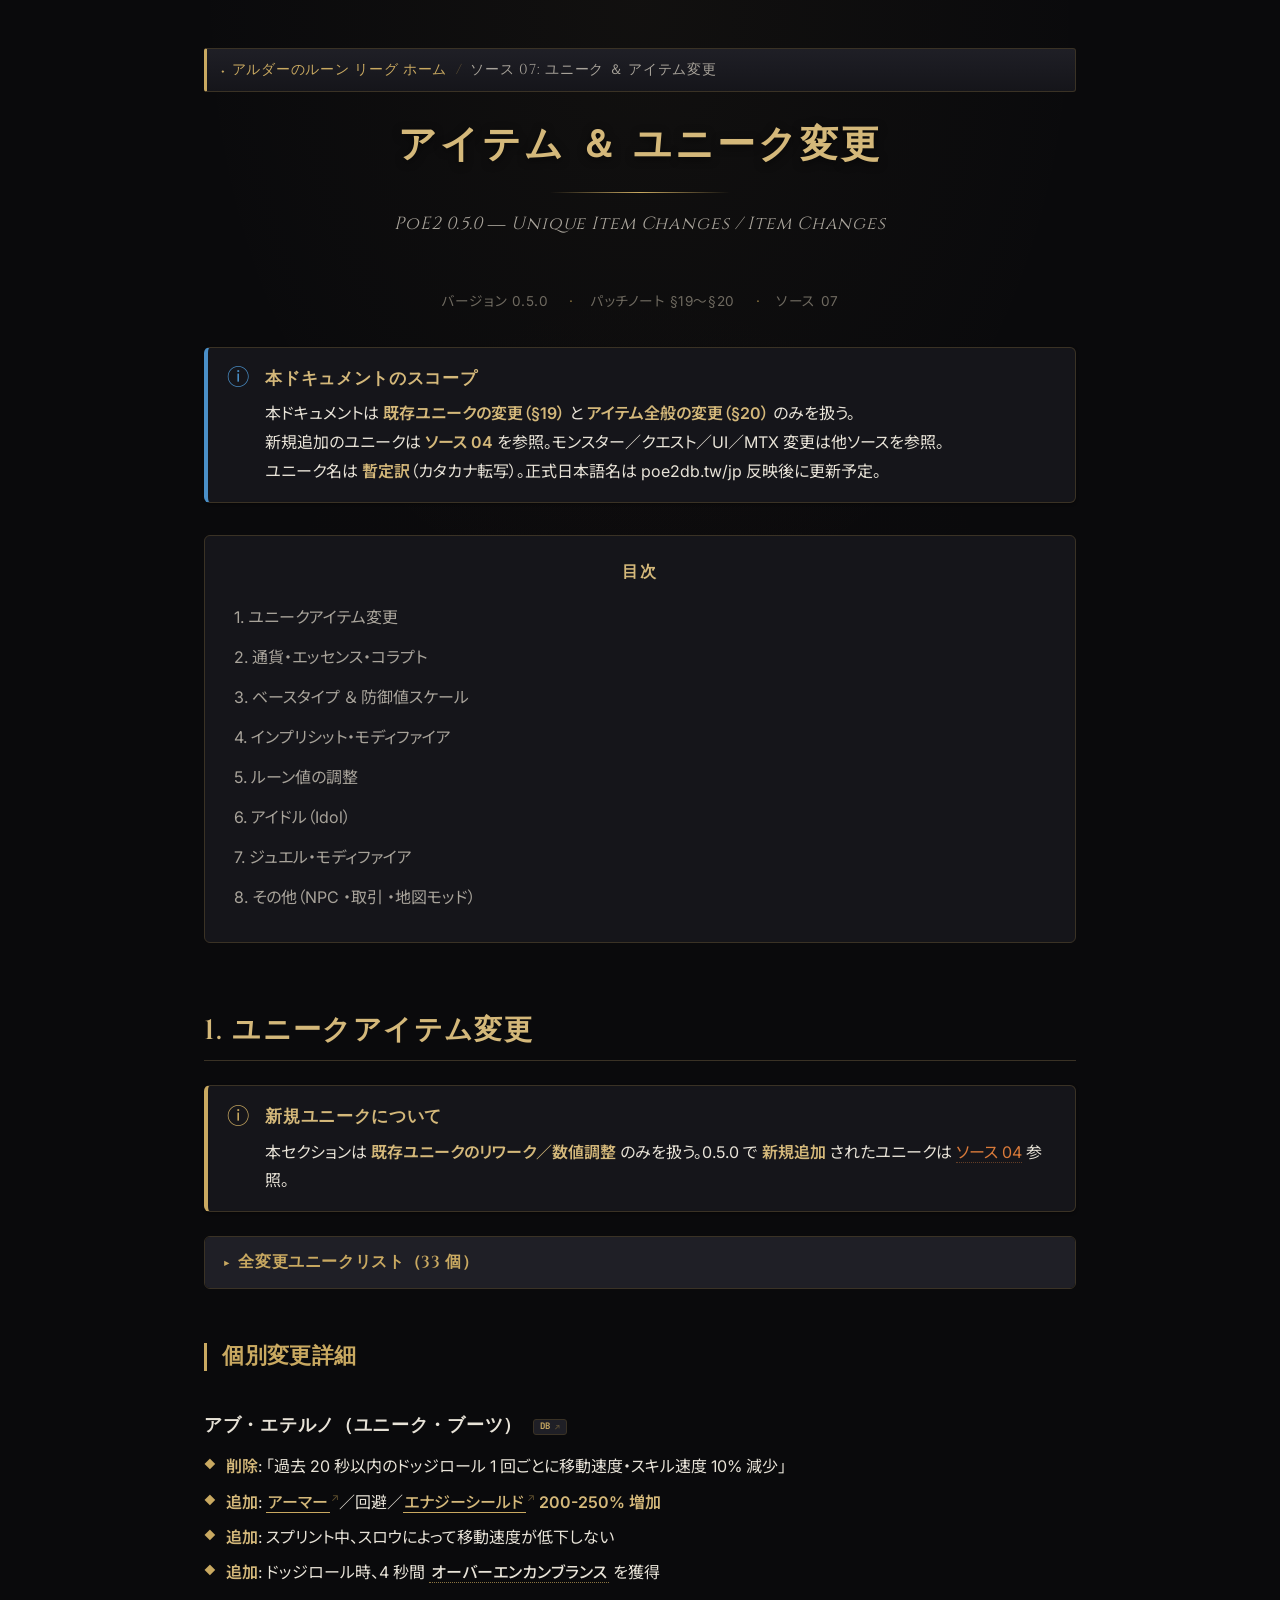
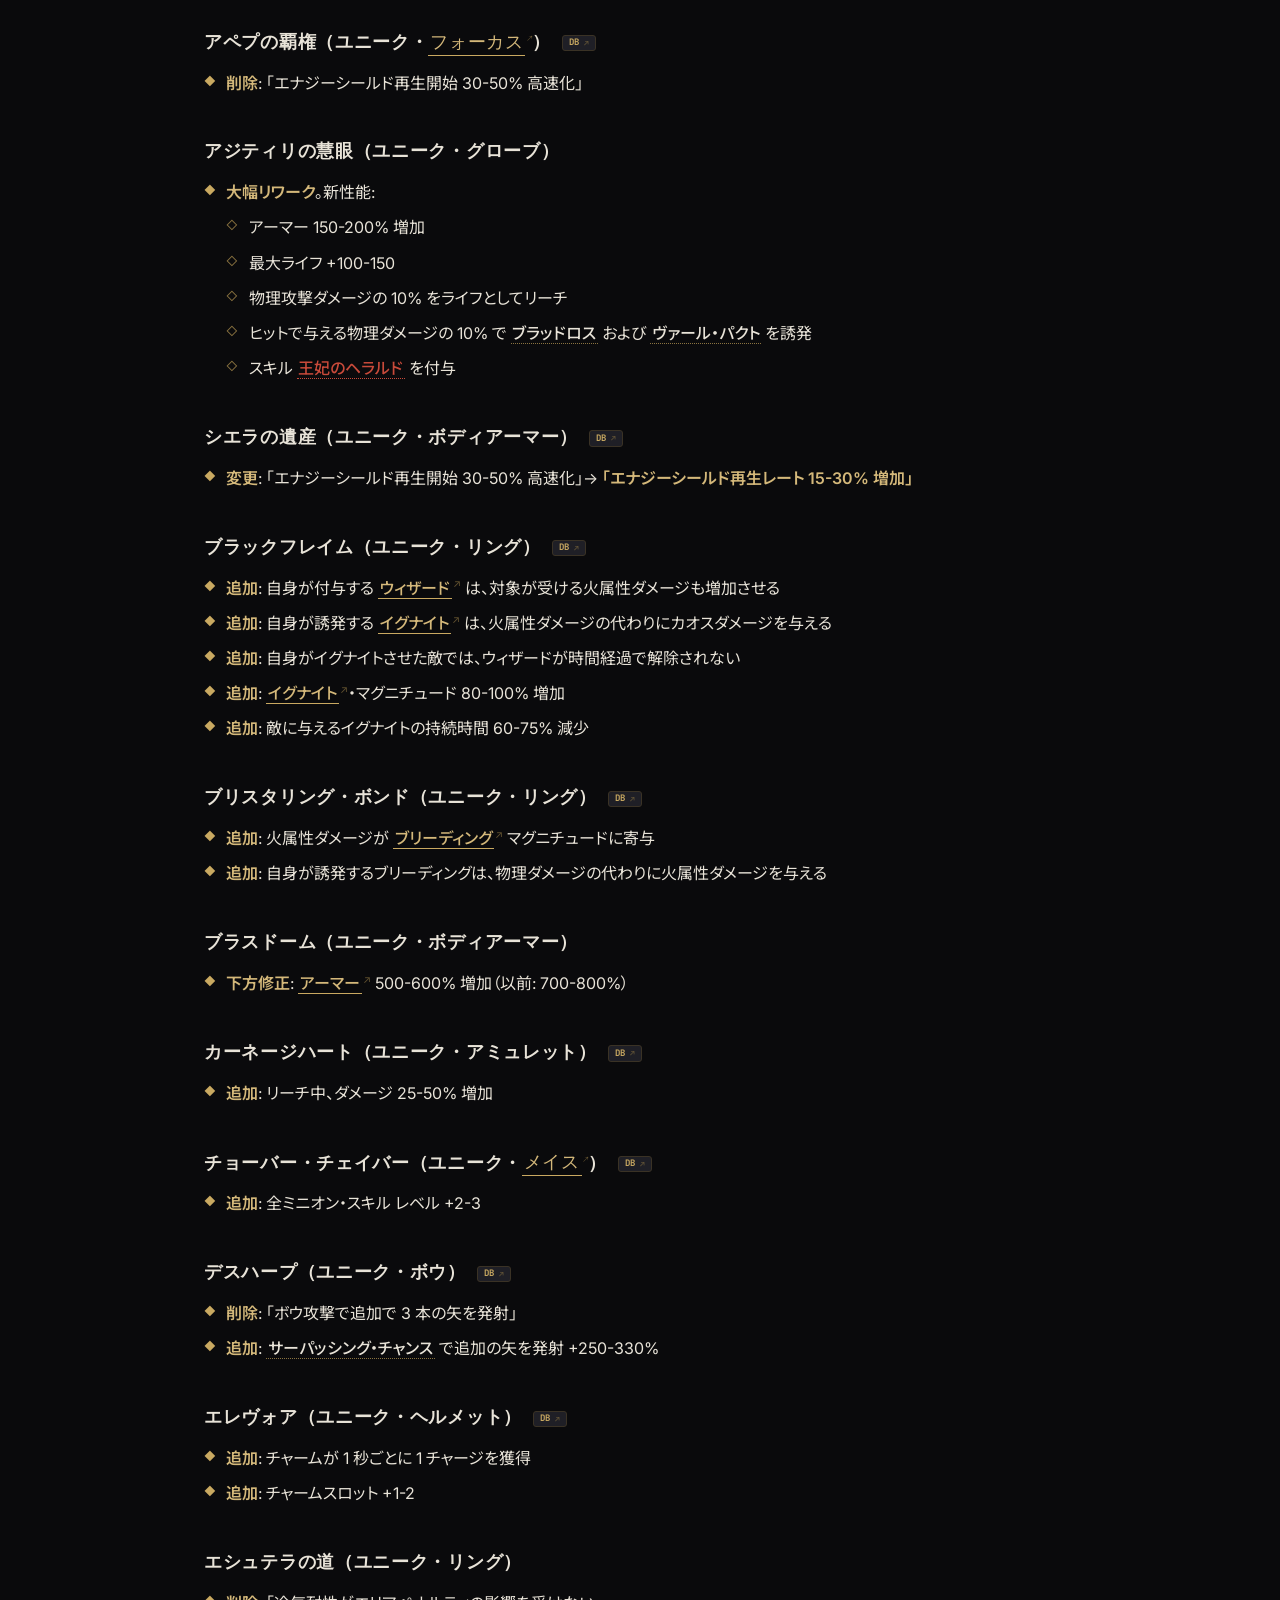
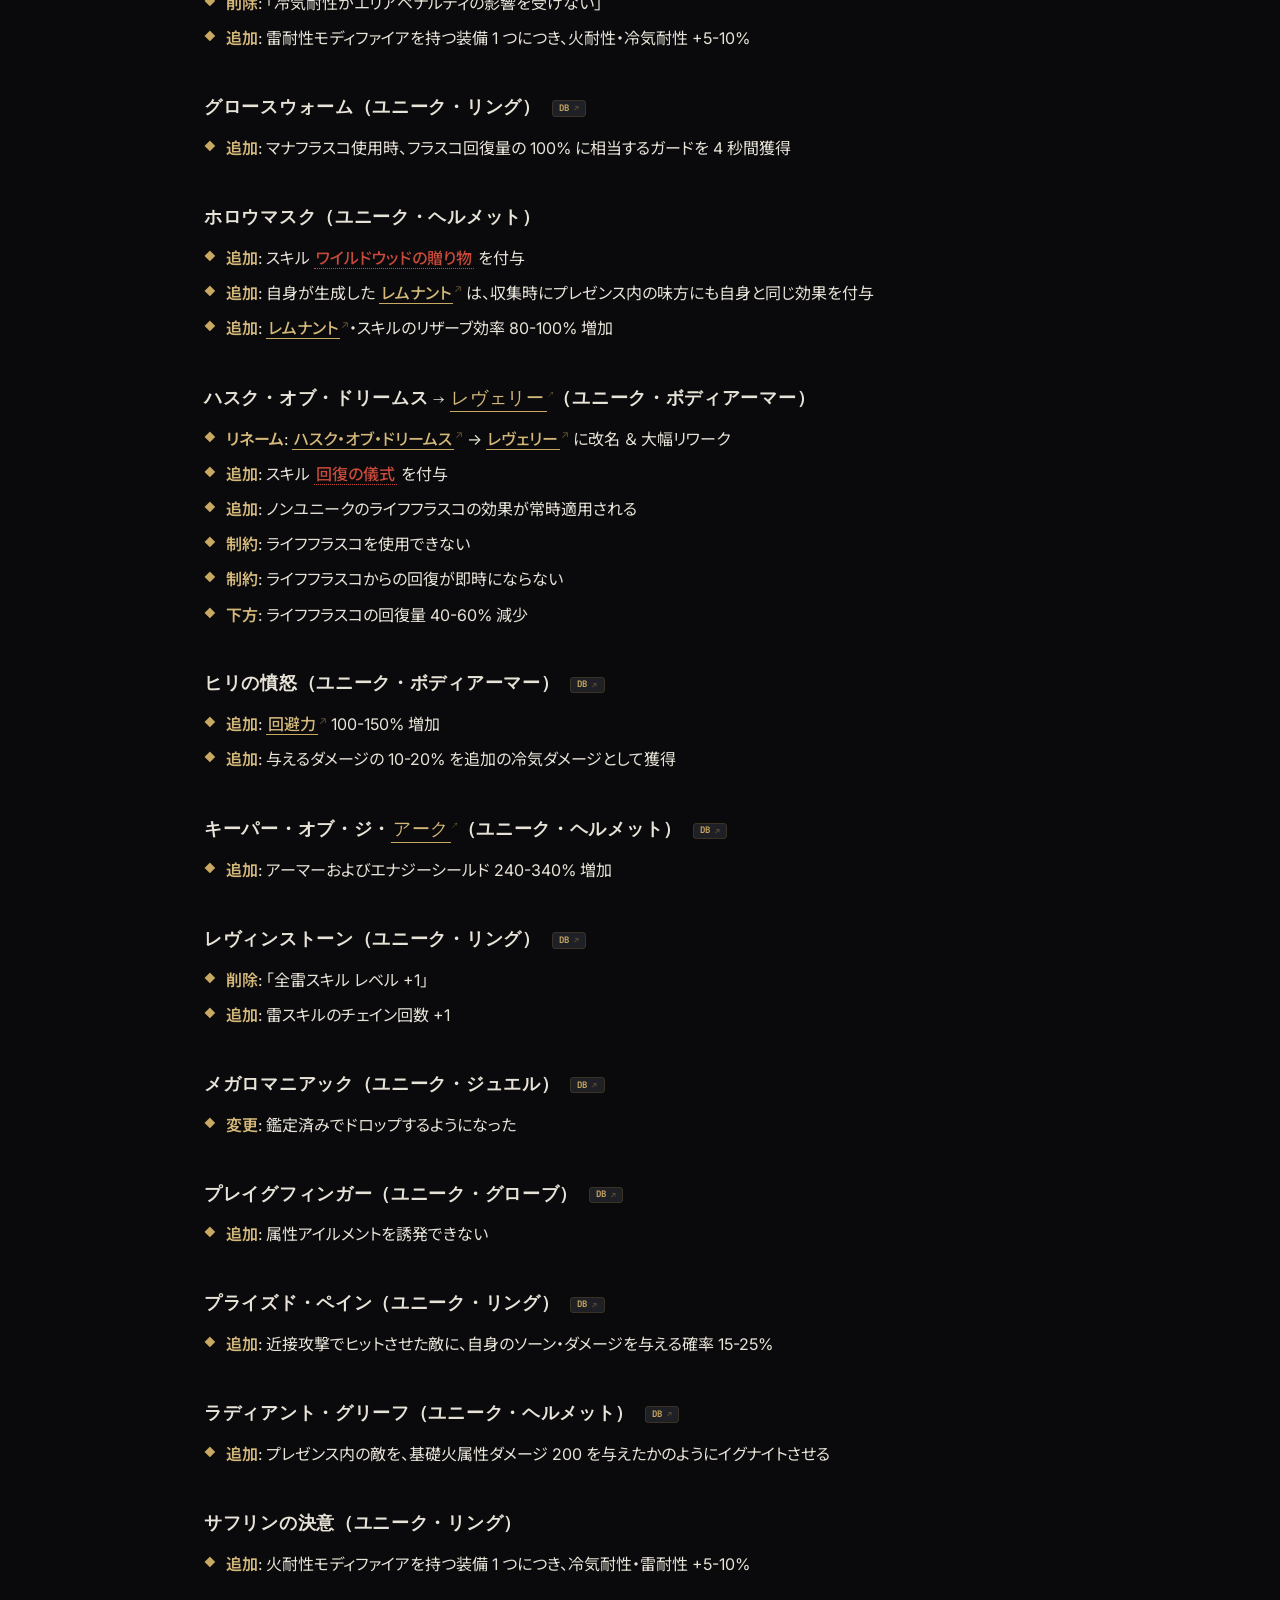
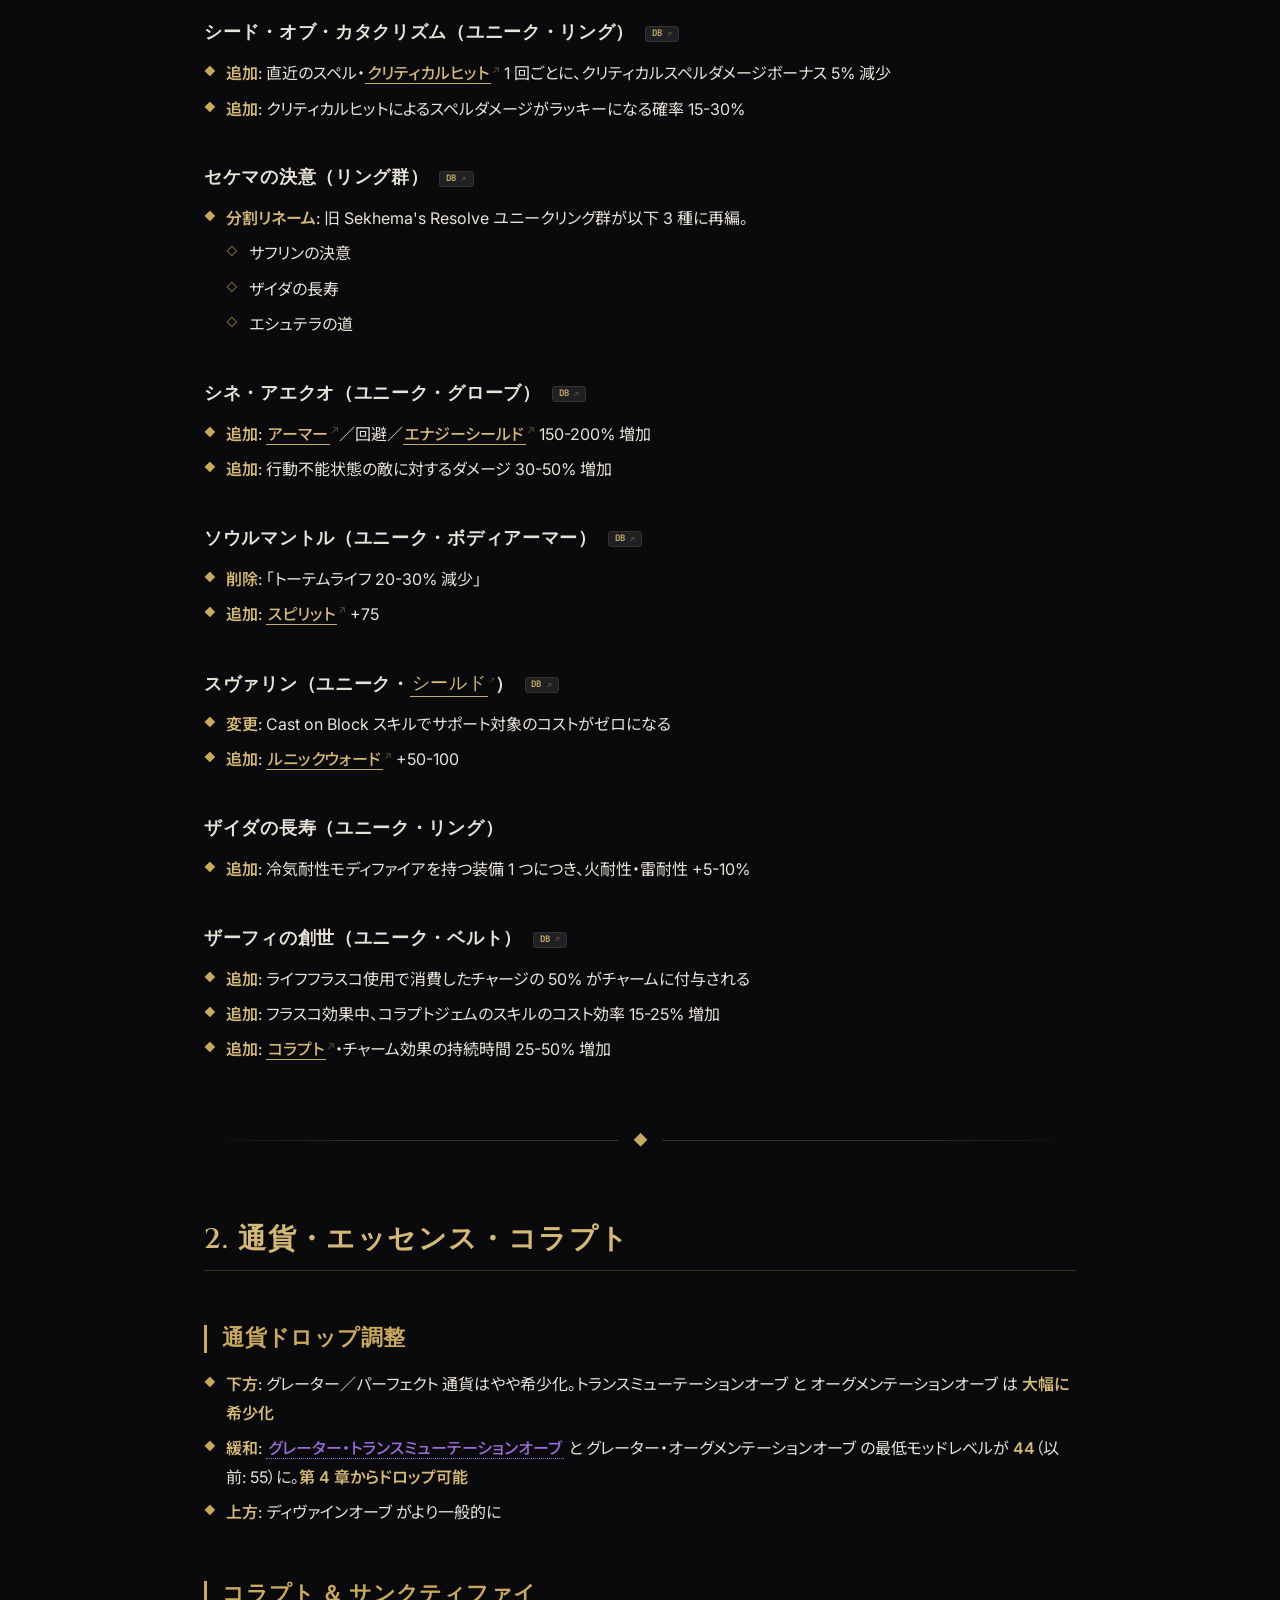
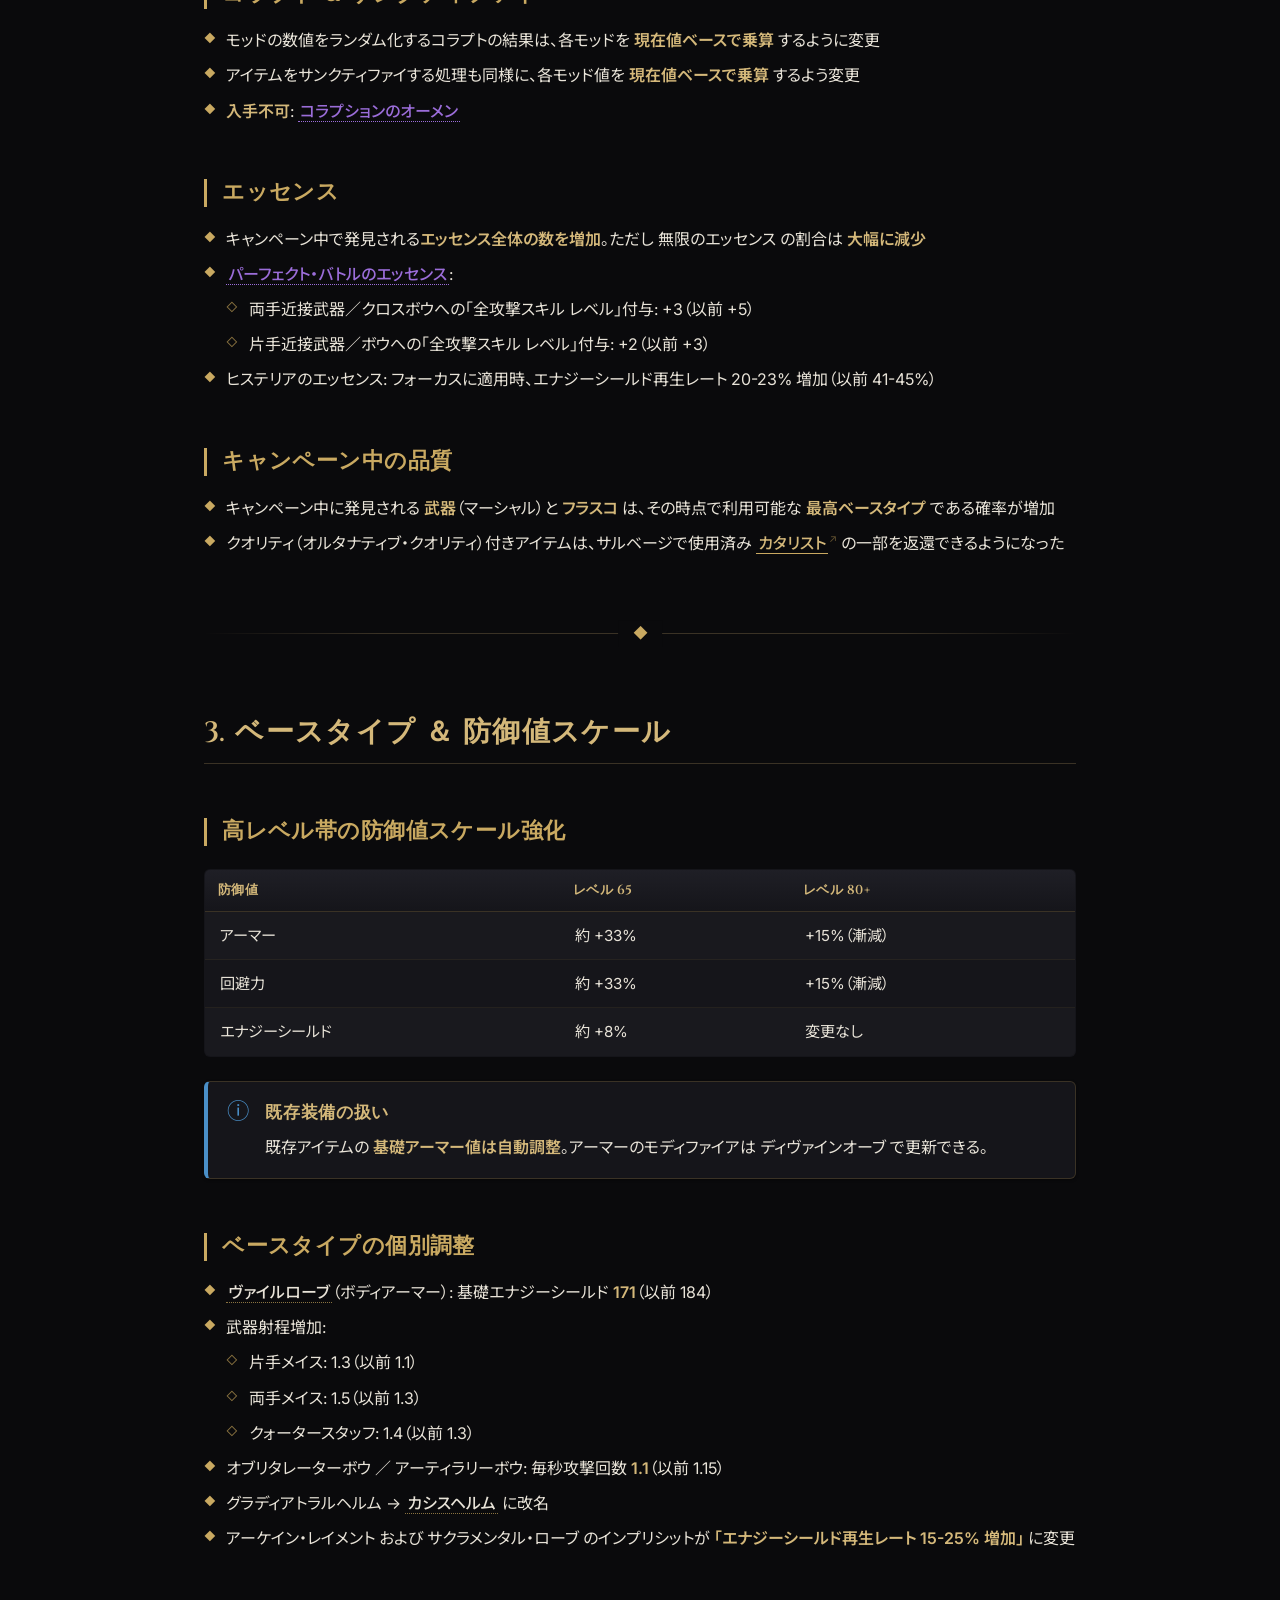
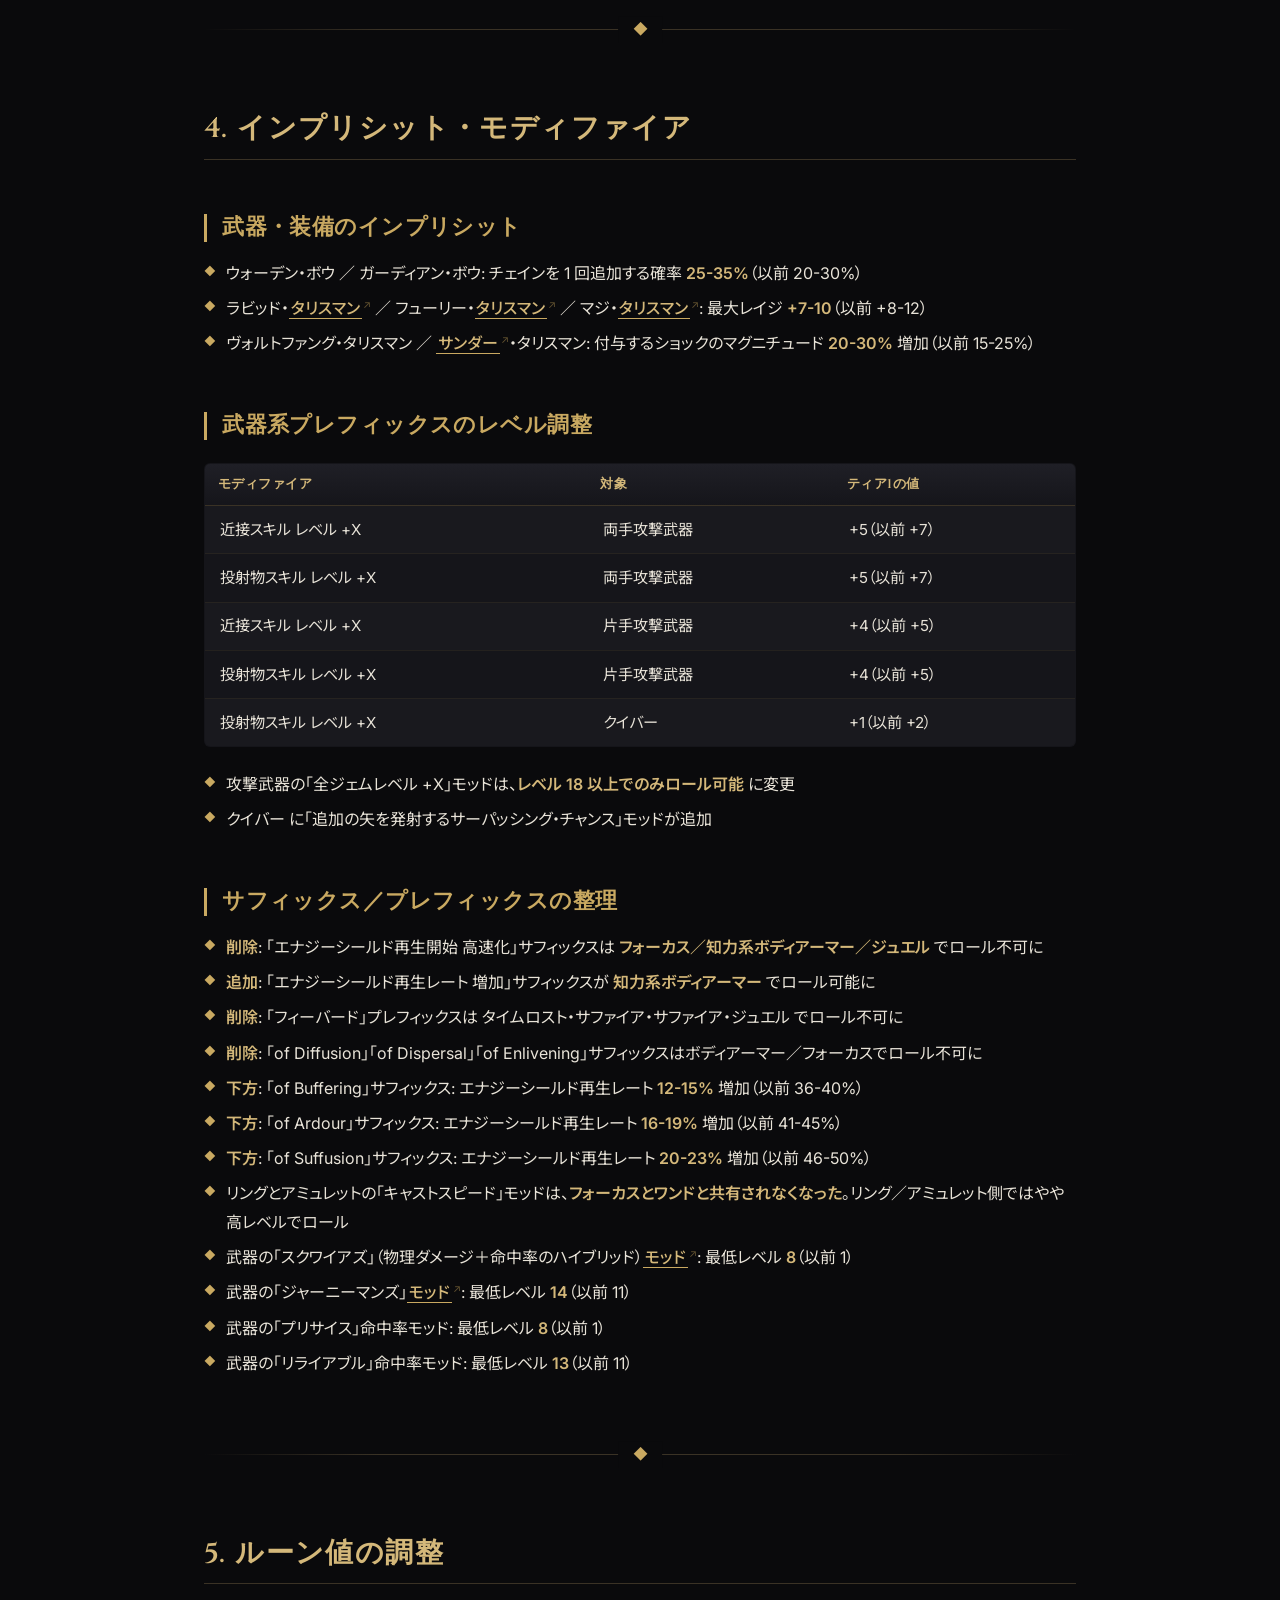
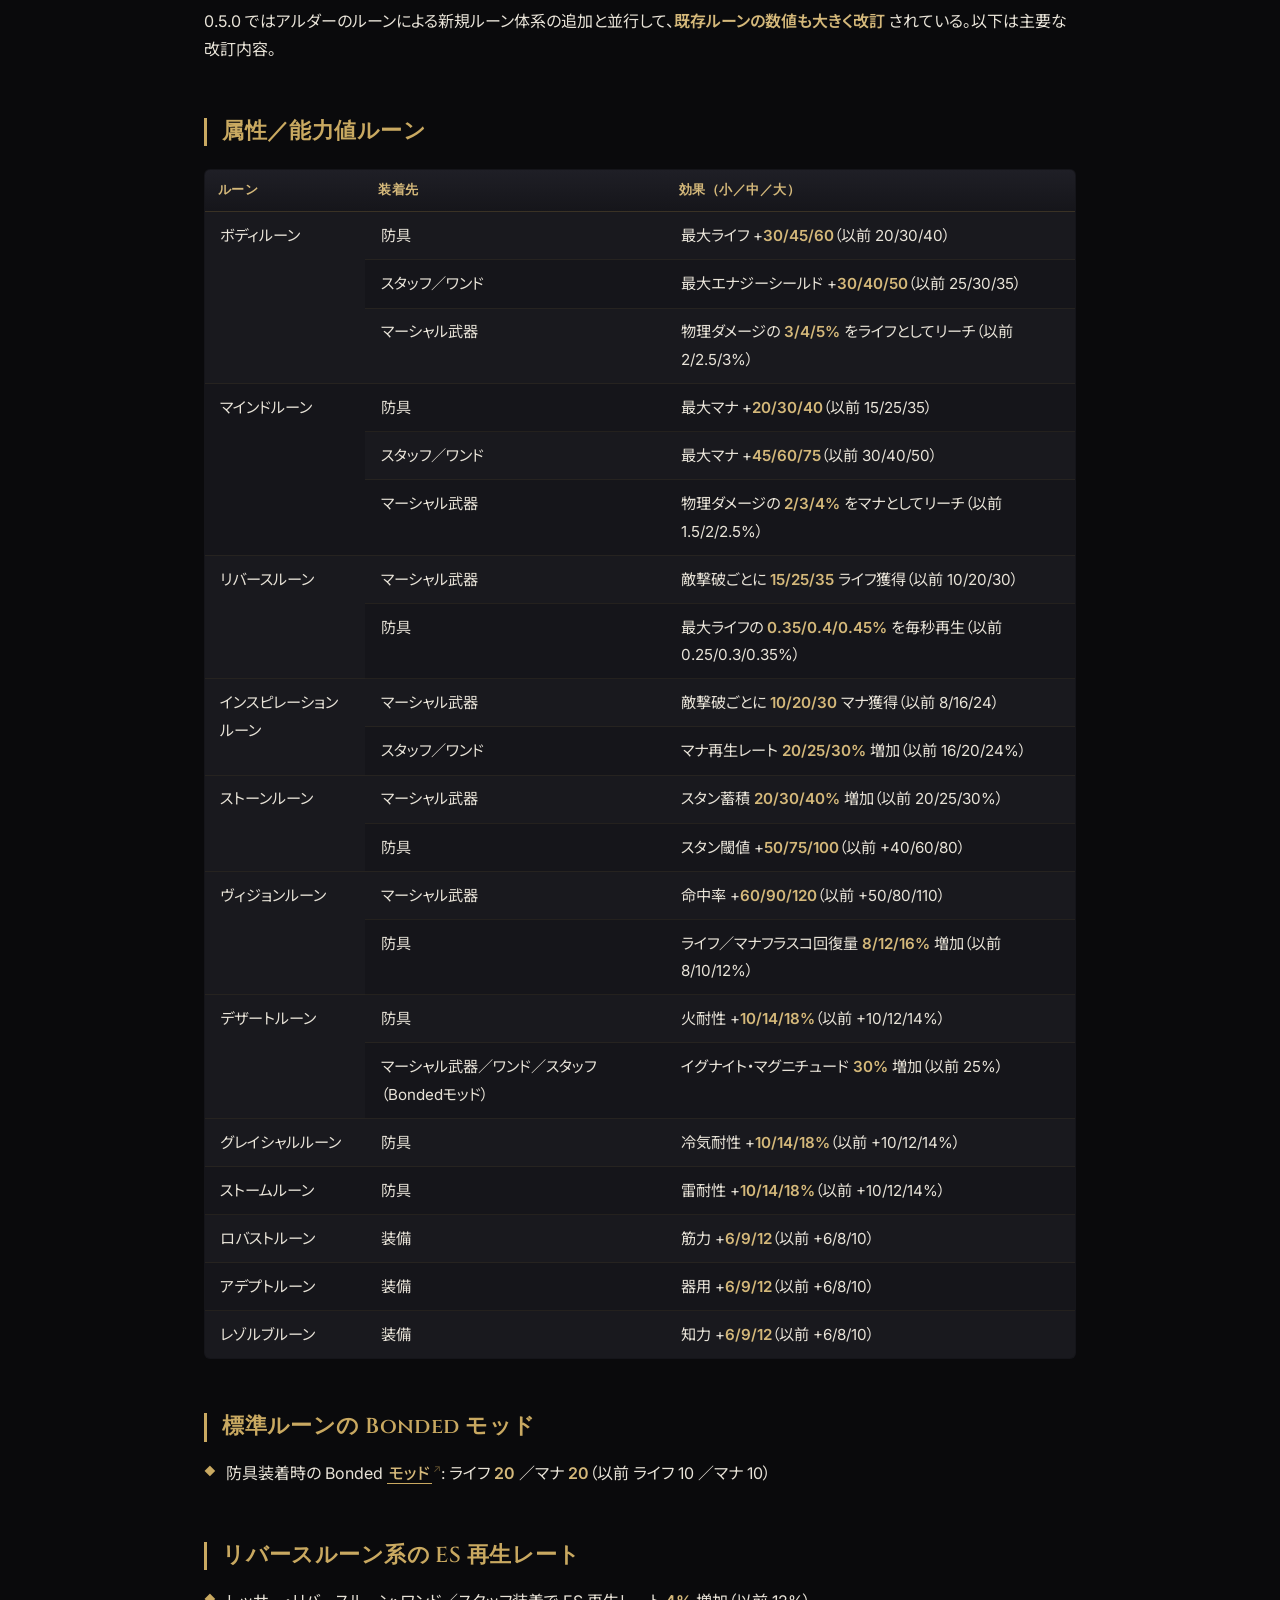
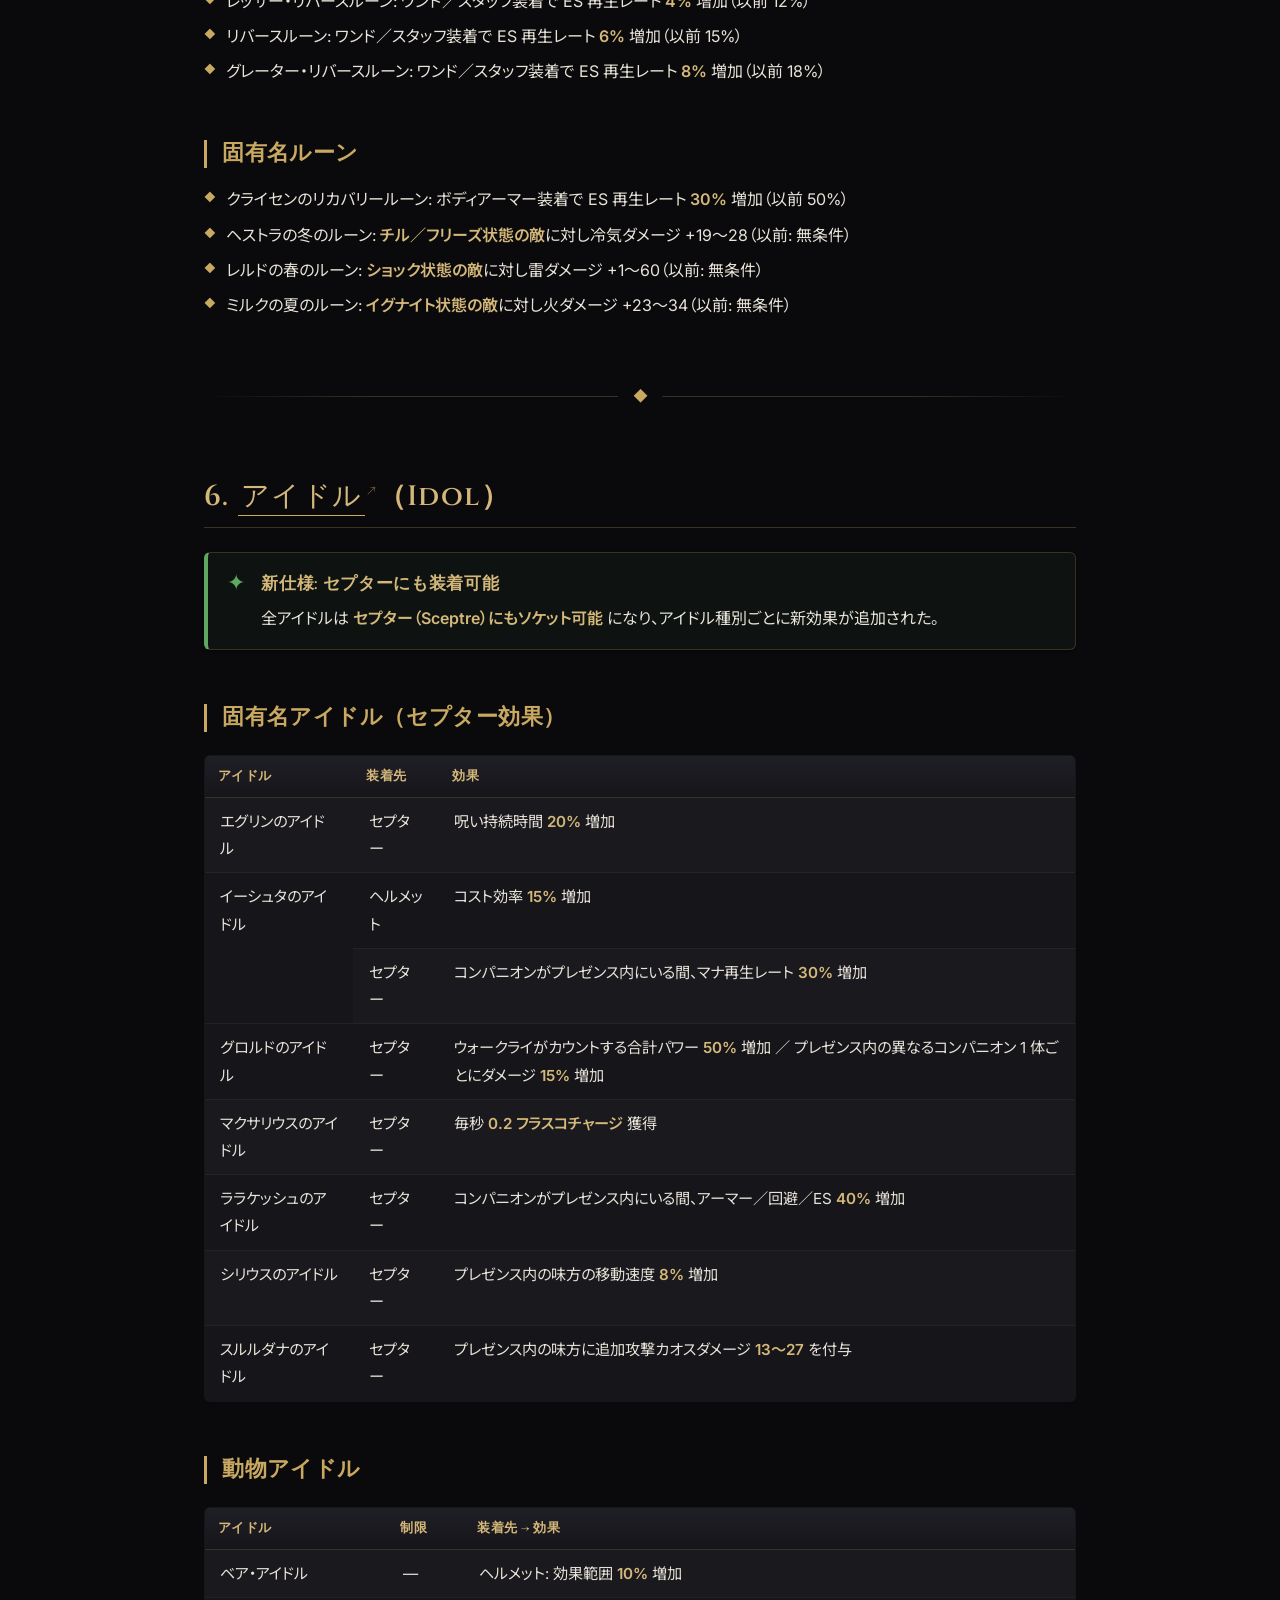
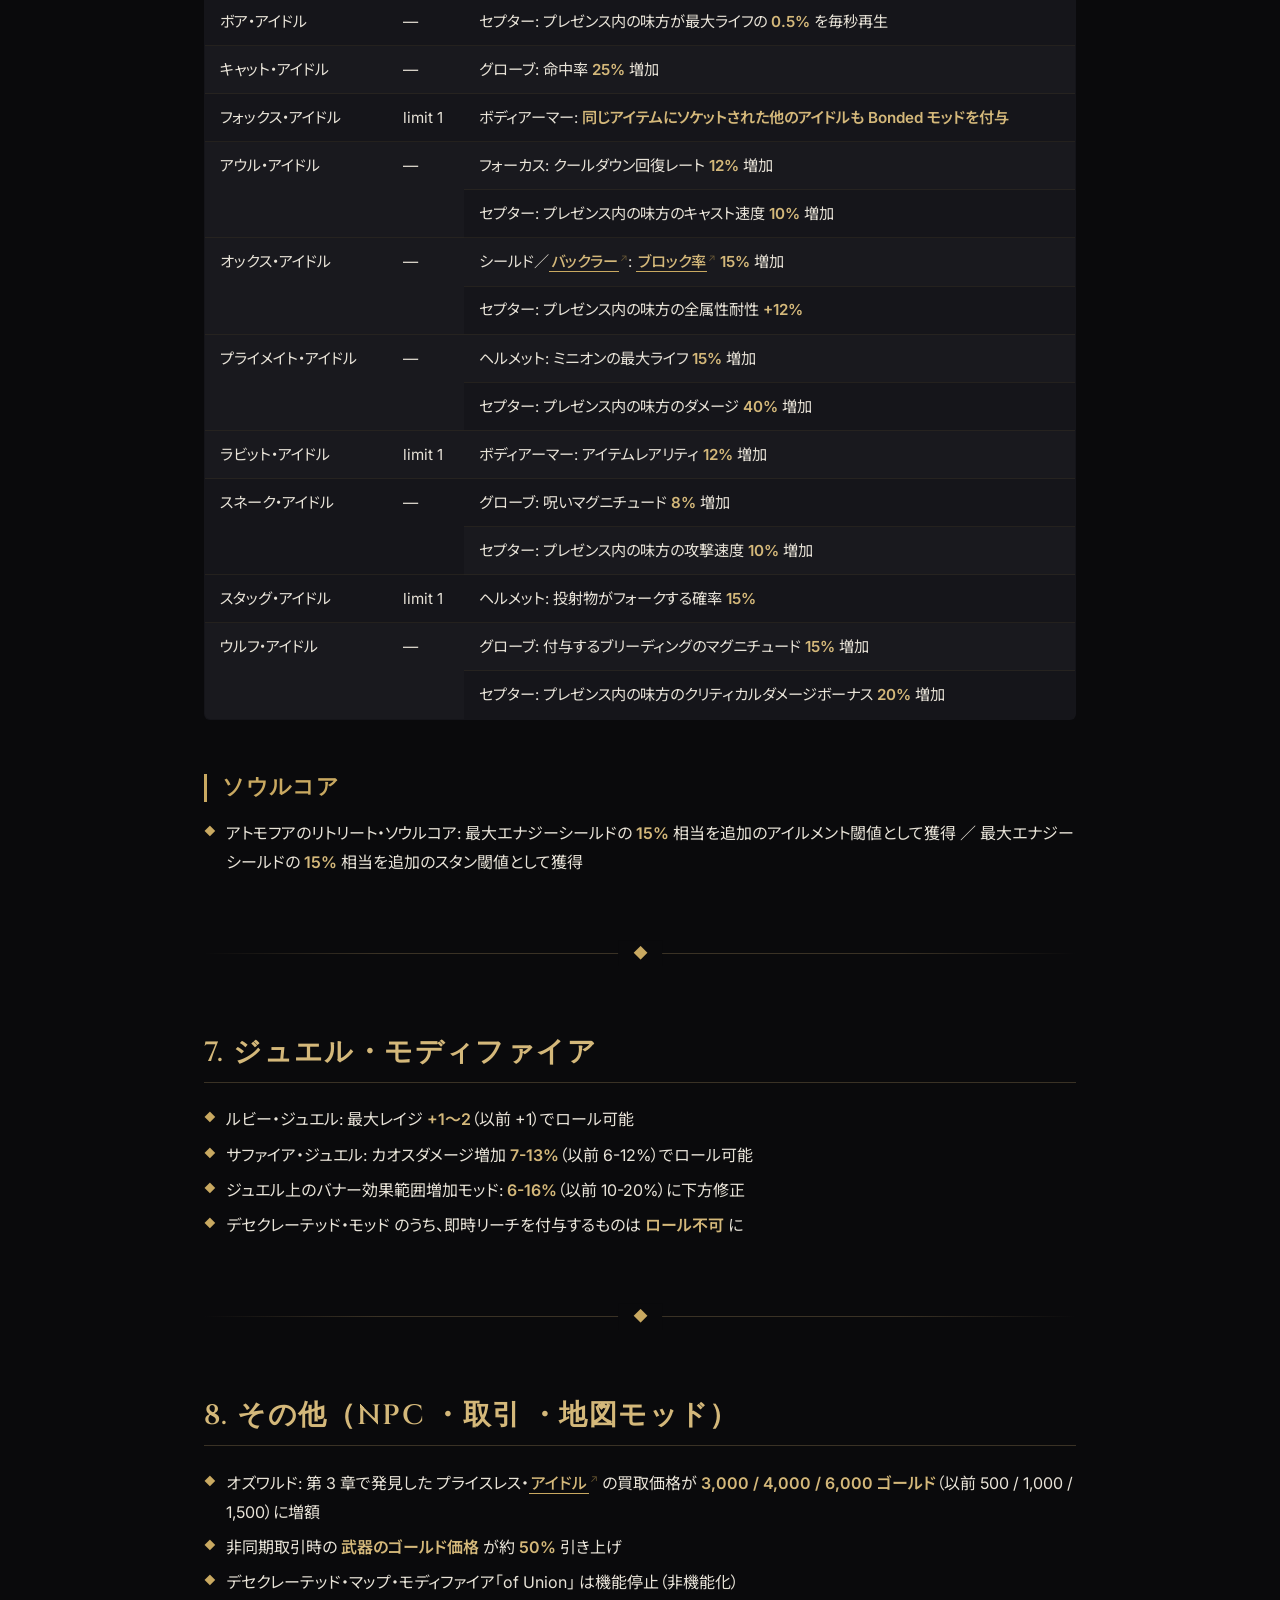
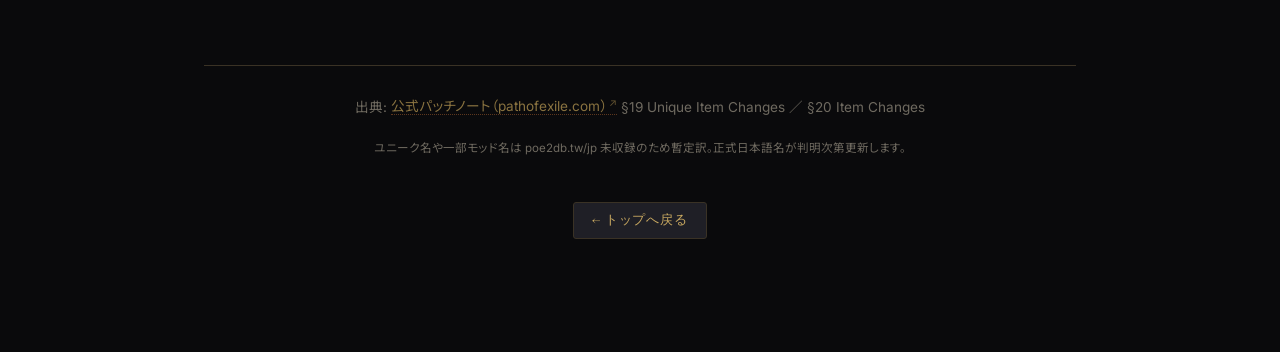
<file: sources/07_items.html>
<!DOCTYPE html>
<html lang="ja">
<head>
<meta charset="UTF-8">
<meta name="viewport" content="width=device-width, initial-scale=1.0">
<title>アイテム ＆ ユニーク変更 | PoE2 0.5.0</title>
<link rel="stylesheet" href="../assets/style.css">
</head>
<body>
<main>


<nav class="breadcrumb" aria-label="パンくずリスト">
  <a href="../index.html" class="home-icon">アルダーのルーン リーグ ホーム</a>
  <span class="breadcrumb-sep">/</span>
  <span class="breadcrumb-current">ソース 07: ユニーク ＆ アイテム変更</span>
</nav>
<header>
  <h1>アイテム ＆ ユニーク変更</h1>
  <p class="subtitle">PoE2 0.5.0 ― Unique Item Changes / Item Changes</p>
  <div class="meta">
    <span class="meta-item">バージョン 0.5.0</span>
    <span class="meta-item">パッチノート §19〜§20</span>
    <span class="meta-item">ソース 07</span>
  </div>
</header>

<div class="callout info">
  <div>
    <span class="callout-title">本ドキュメントのスコープ</span>
    本ドキュメントは <strong>既存ユニークの変更（§19）</strong> と <strong>アイテム全般の変更（§20）</strong> のみを扱う。<br>
    新規追加のユニークは <strong>ソース 04</strong> を参照。モンスター／クエスト／UI／MTX 変更は他ソースを参照。<br>
    ユニーク名は <strong>暫定訳</strong>（カタカナ転写）。正式日本語名は poe2db.tw/jp 反映後に更新予定。
  </div>
</div>

<nav class="toc" aria-label="目次">
  <div class="toc-title">目次</div>
  <ol>
    <li><a href="#sec-unique">1. ユニークアイテム変更</a></li>
    <li><a href="#sec-currency">2. 通貨・エッセンス・コラプト</a></li>
    <li><a href="#sec-base">3. ベースタイプ ＆ 防御値スケール</a></li>
    <li><a href="#sec-implicit">4. インプリシット・モディファイア</a></li>
    <li><a href="#sec-runes">5. ルーン値の調整</a></li>
    <li><a href="#sec-idols">6. アイドル（Idol）</a></li>
    <li><a href="#sec-jewel-mod">7. ジュエル・モディファイア</a></li>
    <li><a href="#sec-misc">8. その他（NPC ・取引 ・地図モッド）</a></li>
  </ol>
</nav>

<!-- ============================================================
     §1 Unique Item Changes
     ============================================================ -->
<section id="sec-unique">
<h2>1. ユニークアイテム変更</h2>

<div class="callout">
  <div>
    <span class="callout-title">新規ユニークについて</span>
    本セクションは <strong>既存ユニークのリワーク／数値調整</strong> のみを扱う。0.5.0 で <strong>新規追加</strong> されたユニークは <a href="04_campaign-player.html#sec-unique">ソース 04</a> 参照。
  </div>
</div>

<details>
  <summary>全変更ユニークリスト（33 個）</summary>
  <ul>
    <li><a href="#unique-ab-aeterno" class="anchor-link"><span class="term unique" data-en="Ab Aeterno">永遠から</span></a> <a href="https://poe2db.tw/jp/Ab_Aeterno" target="_blank" rel="noopener" class="poe2db-link" aria-label="poe2db: Ab Aeterno"></a>（ブーツ）</li>
    <li><a href="#unique-apeps-supremacy" class="anchor-link"><span class="term unique" data-en="Apep's Supremacy">アペプの優越性</span></a> <a href="https://poe2db.tw/jp/Apep's_Supremacy" target="_blank" rel="noopener" class="poe2db-link" aria-label="poe2db: Apep's Supremacy"></a>（<a href="https://poe2db.tw/jp/Foci" target="_blank" rel="noopener" class="term-link"><span class="term linked">フォーカス</span></a>）</li>
    <li><span class="term unique" data-en="Aztiri's Acuity" data-tip="暫定訳">アジティリの慧眼</span>（グローブ）</li>
    <li><a href="#unique-sierran-inheritance" class="anchor-link"><span class="term unique" data-en="Sierran Inheritance">シエラの遺産</span></a> <a href="https://poe2db.tw/jp/Sierran_Inheritance" target="_blank" rel="noopener" class="poe2db-link" aria-label="poe2db: Sierran Inheritance"></a>（ボディアーマー）</li>
    <li><a href="#unique-blackflame" class="anchor-link"><span class="term unique" data-en="Blackflame">黒い炎</span></a> <a href="https://poe2db.tw/jp/Blackflame" target="_blank" rel="noopener" class="poe2db-link" aria-label="poe2db: Blackflame"></a>（リング）</li>
    <li><a href="#unique-blistering-bond" class="anchor-link"><span class="term unique" data-en="Blistering Bond">焼け付く絆</span></a> <a href="https://poe2db.tw/jp/Blistering_Bond" target="_blank" rel="noopener" class="poe2db-link" aria-label="poe2db: Blistering Bond"></a>（リング）</li>
    <li><span class="term unique" data-en="Brass Dome" data-tip="暫定訳">ブラスドーム</span>（ボディアーマー）</li>
    <li><a href="#unique-carnage-heart" class="anchor-link"><span class="term unique" data-en="Carnage Heart">カーネイジ・ハート</span></a> <a href="https://poe2db.tw/jp/Carnage_Heart" target="_blank" rel="noopener" class="poe2db-link" aria-label="poe2db: Carnage Heart"></a>（アミュレット）</li>
    <li><a href="#unique-chober-chaber" class="anchor-link"><span class="term unique" data-en="Chober Chaber">チョーバー・チェバー</span></a> <a href="https://poe2db.tw/jp/Chober_Chaber" target="_blank" rel="noopener" class="poe2db-link" aria-label="poe2db: Chober Chaber"></a>（<a href="https://poe2db.tw/jp/Maces" target="_blank" rel="noopener" class="term-link"><span class="term linked">メイス</span></a>）</li>
    <li><a href="#unique-deaths-harp" class="anchor-link"><span class="term unique" data-en="Death's Harp">死の竪琴</span></a> <a href="https://poe2db.tw/jp/Death's_Harp" target="_blank" rel="noopener" class="poe2db-link" aria-label="poe2db: Death's Harp"></a>（ボウ）</li>
    <li><a href="#unique-elevore" class="anchor-link"><span class="term unique" data-en="Elevore">エレボアー</span></a> <a href="https://poe2db.tw/jp/Elevore" target="_blank" rel="noopener" class="poe2db-link" aria-label="poe2db: Elevore"></a>（ヘルメット）</li>
    <li><span class="term unique" data-en="Eshtera's Path" data-tip="暫定訳。旧Sekhema's Resolveのリング変種">エシュテラの道</span>（リング）</li>
    <li><a href="#unique-glowswarm" class="anchor-link"><span class="term unique" data-en="Glowswarm">グロウスウォーム</span></a> <a href="https://poe2db.tw/jp/Glowswarm" target="_blank" rel="noopener" class="poe2db-link" aria-label="poe2db: Glowswarm"></a>（リング）</li>
    <li><span class="term unique" data-en="Hollow Mask" data-tip="暫定訳">ホロウマスク</span>（ヘルメット）</li>
    <li><span class="term unique" data-en="Husk of Dreams → Reverie" data-tip="リネーム＆リワーク">ハスク・オブ・ドリームス → レヴェリー</span>（ボディアーマー）</li>
    <li><a href="#unique-hyrris-ire" class="anchor-link"><span class="term unique" data-en="Hyrri's Ire">ハイリの怒り</span></a> <a href="https://poe2db.tw/jp/Hyrri's_Ire" target="_blank" rel="noopener" class="poe2db-link" aria-label="poe2db: Hyrri's Ire"></a>（ボディアーマー）</li>
    <li><a href="#unique-keeper-of-the-arc" class="anchor-link"><span class="term unique" data-en="Keeper of the Arc">弧の守りて</span></a> <a href="https://poe2db.tw/jp/Keeper_of_the_Arc" target="_blank" rel="noopener" class="poe2db-link" aria-label="poe2db: Keeper of the Arc"></a>（ヘルメット）</li>
    <li><a href="#unique-levinstone" class="anchor-link"><span class="term unique" data-en="Levinstone">レヴィンストーン</span></a> <a href="https://poe2db.tw/jp/Levinstone" target="_blank" rel="noopener" class="poe2db-link" aria-label="poe2db: Levinstone"></a>（リング）</li>
    <li><a href="#unique-megalomaniac" class="anchor-link"><span class="term unique" data-en="Megalomaniac">メガロマニアック</span></a> <a href="https://poe2db.tw/jp/Megalomaniac" target="_blank" rel="noopener" class="poe2db-link" aria-label="poe2db: Megalomaniac"></a>（ジュエル）</li>
    <li><a href="#unique-plaguefinger" class="anchor-link"><span class="term unique" data-en="Plaguefinger">疫病の指</span></a> <a href="https://poe2db.tw/jp/Plaguefinger" target="_blank" rel="noopener" class="poe2db-link" aria-label="poe2db: Plaguefinger"></a>（グローブ）</li>
    <li><a href="#unique-prized-pain" class="anchor-link"><span class="term unique" data-en="Prized Pain">尊ばれし苦痛</span></a> <a href="https://poe2db.tw/jp/Prized_Pain" target="_blank" rel="noopener" class="poe2db-link" aria-label="poe2db: Prized Pain"></a>（リング）</li>
    <li><a href="#unique-radiant-grief" class="anchor-link"><span class="term unique" data-en="Radiant Grief">輝く嘆き</span></a> <a href="https://poe2db.tw/jp/Radiant_Grief" target="_blank" rel="noopener" class="poe2db-link" aria-label="poe2db: Radiant Grief"></a>（ヘルメット）</li>
    <li><span class="term unique" data-en="Safrin's Resolve" data-tip="暫定訳。旧Sekhema's Resolveのリング変種">サフリンの決意</span>（リング）</li>
    <li><a href="#unique-seed-of-cataclysm" class="anchor-link"><span class="term unique" data-en="Seed of Cataclysm">災厄の種子</span></a> <a href="https://poe2db.tw/jp/Seed_of_Cataclysm" target="_blank" rel="noopener" class="poe2db-link" aria-label="poe2db: Seed of Cataclysm"></a>（リング）</li>
    <li><a href="#unique-sekhemas-resolve" class="anchor-link"><span class="term unique" data-en="Sekhema's Resolve">セケマの決意</span></a> <a href="https://poe2db.tw/jp/Sekhema's_Resolve" target="_blank" rel="noopener" class="poe2db-link" aria-label="poe2db: Sekhema's Resolve"></a>（旧名：分割リネーム）</li>
    <li><a href="#unique-sine-aequo" class="anchor-link"><span class="term unique" data-en="Sine Aequo">不平等</span></a> <a href="https://poe2db.tw/jp/Sine_Aequo" target="_blank" rel="noopener" class="poe2db-link" aria-label="poe2db: Sine Aequo"></a>（グローブ）</li>
    <li><a href="#unique-soul-mantle" class="anchor-link"><span class="term unique" data-en="Soul Mantle">魂の外套</span></a> <a href="https://poe2db.tw/jp/Soul_Mantle" target="_blank" rel="noopener" class="poe2db-link" aria-label="poe2db: Soul Mantle"></a>（ボディアーマー）</li>
    <li><a href="#unique-svalinn" class="anchor-link"><span class="term unique" data-en="Svalinn">スヴァリン</span></a> <a href="https://poe2db.tw/jp/Svalinn" target="_blank" rel="noopener" class="poe2db-link" aria-label="poe2db: Svalinn"></a>（<a href="https://poe2db.tw/jp/Shields" target="_blank" rel="noopener" class="term-link"><span class="term linked">シールド</span></a>）</li>
    <li><span class="term unique" data-en="Zaida's Longevity" data-tip="暫定訳。旧Sekhema's Resolveのリング変種">ザイダの長寿</span>（リング）</li>
    <li><a href="#unique-zerphis-genesis" class="anchor-link"><span class="term unique" data-en="Zerphi's Genesis">ゼルフィの誕生</span></a> <a href="https://poe2db.tw/jp/Zerphi's_Genesis" target="_blank" rel="noopener" class="poe2db-link" aria-label="poe2db: Zerphi's Genesis"></a>（ベルト）</li>
  </ul>
</details>

<h3>個別変更詳細</h3>

<h4 id="unique-ab-aeterno">アブ・エテルノ（ユニーク・ブーツ） <a href="https://poe2db.tw/jp/Ab_Aeterno" target="_blank" rel="noopener" class="poe2db-link" aria-label="poe2db: Ab Aeterno"></a></h4>
<ul>
  <li><strong>削除</strong>: 「過去 20 秒以内のドッジロール 1 回ごとに移動速度・スキル速度 10% 減少」</li>
  <li><strong>追加</strong>: <a href="https://poe2db.tw/jp/Armour" target="_blank" rel="noopener" class="term-link"><span class="term linked">アーマー</span></a>／回避／<a href="https://poe2db.tw/jp/Energy_Shield" target="_blank" rel="noopener" class="term-link"><span class="term linked">エナジーシールド</span></a> <strong>200-250% 増加</strong></li>
  <li><strong>追加</strong>: スプリント中、スロウによって移動速度が低下しない</li>
  <li><strong>追加</strong>: ドッジロール時、4 秒間 <span class="term" data-en="Overencumbrance" data-tip="暫定訳。Ab Aeternoでドッジロール時に得る効果">オーバーエンカンブランス</span> を獲得</li>
</ul>

<h4 id="unique-apeps-supremacy">アペプの覇権（ユニーク・<a href="https://poe2db.tw/jp/Foci" target="_blank" rel="noopener" class="term-link"><span class="term linked">フォーカス</span></a>） <a href="https://poe2db.tw/jp/Apep's_Supremacy" target="_blank" rel="noopener" class="poe2db-link" aria-label="poe2db: Apep's Supremacy"></a></h4>
<ul>
  <li><strong>削除</strong>: 「エナジーシールド再生開始 30-50% 高速化」</li>
</ul>

<h4 id="unique-aztiris-acuity">アジティリの慧眼（ユニーク・グローブ）</h4>
<ul>
  <li><strong>大幅リワーク</strong>。新性能:
    <ul>
      <li>アーマー 150-200% 増加</li>
      <li>最大ライフ +100-150</li>
      <li>物理攻撃ダメージの 10% をライフとしてリーチ</li>
      <li>ヒットで与える物理ダメージの 10% で <span class="term" data-en="Blood Loss" data-tip="暫定訳。Aztiri's Acuityで誘発される効果">ブラッドロス</span> および <span class="term" data-en="Vaal Pact" data-tip="暫定訳。ライフ即時回復を禁じる代わりにリーチを強化する効果">ヴァール・パクト</span> を誘発</li>
      <li>スキル <span class="term skill" data-en="Herald of the Royal Queen" data-tip="暫定訳。Aztiri's Acuityが付与する新スキル">王妃のヘラルド</span> を付与</li>
    </ul>
  </li>
</ul>

<h4 id="unique-sierran-inheritance">シエラの遺産（ユニーク・ボディアーマー） <a href="https://poe2db.tw/jp/Sierran_Inheritance" target="_blank" rel="noopener" class="poe2db-link" aria-label="poe2db: Sierran Inheritance"></a></h4>
<ul>
  <li><strong>変更</strong>: 「エナジーシールド再生開始 30-50% 高速化」→ <strong>「エナジーシールド再生レート 15-30% 増加」</strong></li>
</ul>

<h4 id="unique-blackflame">ブラックフレイム（ユニーク・リング） <a href="https://poe2db.tw/jp/Blackflame" target="_blank" rel="noopener" class="poe2db-link" aria-label="poe2db: Blackflame"></a></h4>
<ul>
  <li><strong>追加</strong>: 自身が付与する <a href="https://poe2db.tw/jp/Withered" target="_blank" rel="noopener" class="term-link"><span class="term linked">ウィザード</span></a> は、対象が受ける火属性ダメージも増加させる</li>
  <li><strong>追加</strong>: 自身が誘発する <a href="https://poe2db.tw/jp/Ignite" target="_blank" rel="noopener" class="term-link"><span class="term linked">イグナイト</span></a> は、火属性ダメージの代わりにカオスダメージを与える</li>
  <li><strong>追加</strong>: 自身がイグナイトさせた敵では、ウィザードが時間経過で解除されない</li>
  <li><strong>追加</strong>: <a href="https://poe2db.tw/jp/Ignite" target="_blank" rel="noopener" class="term-link"><span class="term linked">イグナイト</span></a>・マグニチュード 80-100% 増加</li>
  <li><strong>追加</strong>: 敵に与えるイグナイトの持続時間 60-75% 減少</li>
</ul>

<h4 id="unique-blistering-bond">ブリスタリング・ボンド（ユニーク・リング） <a href="https://poe2db.tw/jp/Blistering_Bond" target="_blank" rel="noopener" class="poe2db-link" aria-label="poe2db: Blistering Bond"></a></h4>
<ul>
  <li><strong>追加</strong>: 火属性ダメージが <a href="https://poe2db.tw/jp/Bleeding" target="_blank" rel="noopener" class="term-link"><span class="term linked">ブリーディング</span></a> マグニチュードに寄与</li>
  <li><strong>追加</strong>: 自身が誘発するブリーディングは、物理ダメージの代わりに火属性ダメージを与える</li>
</ul>

<h4 id="unique-brass-dome">ブラスドーム（ユニーク・ボディアーマー）</h4>
<ul>
  <li><strong>下方修正</strong>: <a href="https://poe2db.tw/jp/Armour" target="_blank" rel="noopener" class="term-link"><span class="term linked">アーマー</span></a> 500-600% 増加（以前: 700-800%）</li>
</ul>

<h4 id="unique-carnage-heart">カーネージハート（ユニーク・アミュレット） <a href="https://poe2db.tw/jp/Carnage_Heart" target="_blank" rel="noopener" class="poe2db-link" aria-label="poe2db: Carnage Heart"></a></h4>
<ul>
  <li><strong>追加</strong>: リーチ中、ダメージ 25-50% 増加</li>
</ul>

<h4 id="unique-chober-chaber">チョーバー・チェイバー（ユニーク・<a href="https://poe2db.tw/jp/Maces" target="_blank" rel="noopener" class="term-link"><span class="term linked">メイス</span></a>） <a href="https://poe2db.tw/jp/Chober_Chaber" target="_blank" rel="noopener" class="poe2db-link" aria-label="poe2db: Chober Chaber"></a></h4>
<ul>
  <li><strong>追加</strong>: 全ミニオン・スキル レベル +2-3</li>
</ul>

<h4 id="unique-deaths-harp">デスハープ（ユニーク・ボウ） <a href="https://poe2db.tw/jp/Death's_Harp" target="_blank" rel="noopener" class="poe2db-link" aria-label="poe2db: Death's Harp"></a></h4>
<ul>
  <li><strong>削除</strong>: 「ボウ攻撃で追加で 3 本の矢を発射」</li>
  <li><strong>追加</strong>: <span class="term" data-en="Surpassing Chance" data-tip="100%を超える分の確率で1本ずつ追加発射される新型モッド">サーパッシング・チャンス</span> で追加の矢を発射 +250-330%</li>
</ul>

<h4 id="unique-elevore">エレヴォア（ユニーク・ヘルメット） <a href="https://poe2db.tw/jp/Elevore" target="_blank" rel="noopener" class="poe2db-link" aria-label="poe2db: Elevore"></a></h4>
<ul>
  <li><strong>追加</strong>: チャームが 1 秒ごとに 1 チャージを獲得</li>
  <li><strong>追加</strong>: チャームスロット +1-2</li>
</ul>

<h4 id="unique-eshteras-path">エシュテラの道（ユニーク・リング）</h4>
<ul>
  <li><strong>削除</strong>: 「冷気耐性がエリアペナルティの影響を受けない」</li>
  <li><strong>追加</strong>: 雷耐性モディファイアを持つ装備 1 つにつき、火耐性・冷気耐性 +5-10%</li>
</ul>

<h4 id="unique-glowswarm">グロースウォーム（ユニーク・リング） <a href="https://poe2db.tw/jp/Glowswarm" target="_blank" rel="noopener" class="poe2db-link" aria-label="poe2db: Glowswarm"></a></h4>
<ul>
  <li><strong>追加</strong>: マナフラスコ使用時、フラスコ回復量の 100% に相当するガードを 4 秒間獲得</li>
</ul>

<h4 id="unique-hollow-mask">ホロウマスク（ユニーク・ヘルメット）</h4>
<ul>
  <li><strong>追加</strong>: スキル <span class="term skill" data-en="Wildwood's Gifts" data-tip="暫定訳。Hollow Maskが付与するスキル">ワイルドウッドの贈り物</span> を付与</li>
  <li><strong>追加</strong>: 自身が生成した <a href="https://poe2db.tw/jp/Remnants" target="_blank" rel="noopener" class="term-link"><span class="term linked" data-en="Remnants" data-tip="このユニークのレムナントはRemnant Skillsで生成される一時オブジェクトを指す">レムナント</span></a> は、収集時にプレゼンス内の味方にも自身と同じ効果を付与</li>
  <li><strong>追加</strong>: <a href="https://poe2db.tw/jp/Remnant" target="_blank" rel="noopener" class="term-link"><span class="term linked">レムナント</span></a>・スキルのリザーブ効率 80-100% 増加</li>
</ul>

<h4>ハスク・オブ・ドリームス → <a href="https://poe2db.tw/jp/Reverie" target="_blank" rel="noopener" class="term-link"><span class="term linked">レヴェリー</span></a>（ユニーク・ボディアーマー）</h4>
<ul>
  <li><strong>リネーム</strong>: <a href="https://poe2db.tw/jp/Husk_of_Dreams" target="_blank" rel="noopener" class="term-link"><span class="term linked">ハスク・オブ・ドリームス</span></a> → <a href="https://poe2db.tw/jp/Reverie" target="_blank" rel="noopener" class="term-link"><span class="term linked">レヴェリー</span></a> に改名 ＆ 大幅リワーク</li>
  <li><strong>追加</strong>: スキル <span class="term skill" data-en="Rite of Restoration" data-tip="暫定訳。Reverieが付与する新スキル">回復の儀式</span> を付与</li>
  <li><strong>追加</strong>: ノンユニークのライフフラスコの効果が常時適用される</li>
  <li><strong>制約</strong>: ライフフラスコを使用できない</li>
  <li><strong>制約</strong>: ライフフラスコからの回復が即時にならない</li>
  <li><strong>下方</strong>: ライフフラスコの回復量 40-60% 減少</li>
</ul>

<h4 id="unique-hyrris-ire">ヒリの憤怒（ユニーク・ボディアーマー） <a href="https://poe2db.tw/jp/Hyrri's_Ire" target="_blank" rel="noopener" class="poe2db-link" aria-label="poe2db: Hyrri's Ire"></a></h4>
<ul>
  <li><strong>追加</strong>: <a href="https://poe2db.tw/jp/Evasion" target="_blank" rel="noopener" class="term-link"><span class="term linked">回避力</span></a> 100-150% 増加</li>
  <li><strong>追加</strong>: 与えるダメージの 10-20% を追加の冷気ダメージとして獲得</li>
</ul>

<h4 id="unique-keeper-of-the-arc">キーパー・オブ・ジ・<a href="https://poe2db.tw/jp/Arc" target="_blank" rel="noopener" class="term-link"><span class="term linked">アーク</span></a>（ユニーク・ヘルメット） <a href="https://poe2db.tw/jp/Keeper_of_the_Arc" target="_blank" rel="noopener" class="poe2db-link" aria-label="poe2db: Keeper of the Arc"></a></h4>
<ul>
  <li><strong>追加</strong>: アーマーおよびエナジーシールド 240-340% 増加</li>
</ul>

<h4 id="unique-levinstone">レヴィンストーン（ユニーク・リング） <a href="https://poe2db.tw/jp/Levinstone" target="_blank" rel="noopener" class="poe2db-link" aria-label="poe2db: Levinstone"></a></h4>
<ul>
  <li><strong>削除</strong>: 「全雷スキル レベル +1」</li>
  <li><strong>追加</strong>: 雷スキルのチェイン回数 +1</li>
</ul>

<h4 id="unique-megalomaniac">メガロマニアック（ユニーク・ジュエル） <a href="https://poe2db.tw/jp/Megalomaniac" target="_blank" rel="noopener" class="poe2db-link" aria-label="poe2db: Megalomaniac"></a></h4>
<ul>
  <li><strong>変更</strong>: 鑑定済みでドロップするようになった</li>
</ul>

<h4 id="unique-plaguefinger">プレイグフィンガー（ユニーク・グローブ） <a href="https://poe2db.tw/jp/Plaguefinger" target="_blank" rel="noopener" class="poe2db-link" aria-label="poe2db: Plaguefinger"></a></h4>
<ul>
  <li><strong>追加</strong>: 属性アイルメントを誘発できない</li>
</ul>

<h4 id="unique-prized-pain">プライズド・ペイン（ユニーク・リング） <a href="https://poe2db.tw/jp/Prized_Pain" target="_blank" rel="noopener" class="poe2db-link" aria-label="poe2db: Prized Pain"></a></h4>
<ul>
  <li><strong>追加</strong>: 近接攻撃でヒットさせた敵に、自身のソーン・ダメージを与える確率 15-25%</li>
</ul>

<h4 id="unique-radiant-grief">ラディアント・グリーフ（ユニーク・ヘルメット） <a href="https://poe2db.tw/jp/Radiant_Grief" target="_blank" rel="noopener" class="poe2db-link" aria-label="poe2db: Radiant Grief"></a></h4>
<ul>
  <li><strong>追加</strong>: プレゼンス内の敵を、基礎火属性ダメージ 200 を与えたかのようにイグナイトさせる</li>
</ul>

<h4 id="unique-safrins-resolve">サフリンの決意（ユニーク・リング）</h4>
<ul>
  <li><strong>追加</strong>: 火耐性モディファイアを持つ装備 1 つにつき、冷気耐性・雷耐性 +5-10%</li>
</ul>

<h4 id="unique-seed-of-cataclysm">シード・オブ・カタクリズム（ユニーク・リング） <a href="https://poe2db.tw/jp/Seed_of_Cataclysm" target="_blank" rel="noopener" class="poe2db-link" aria-label="poe2db: Seed of Cataclysm"></a></h4>
<ul>
  <li><strong>追加</strong>: 直近のスペル・<a href="https://poe2db.tw/jp/Critical_Hits" target="_blank" rel="noopener" class="term-link"><span class="term linked">クリティカルヒット</span></a> 1 回ごとに、クリティカルスペルダメージボーナス 5% 減少</li>
  <li><strong>追加</strong>: クリティカルヒットによるスペルダメージがラッキーになる確率 15-30%</li>
</ul>

<h4 id="unique-sekhemas-resolve">セケマの決意（リング群） <a href="https://poe2db.tw/jp/Sekhema's_Resolve" target="_blank" rel="noopener" class="poe2db-link" aria-label="poe2db: Sekhema's Resolve"></a></h4>
<ul>
  <li><strong>分割リネーム</strong>: 旧 Sekhema's Resolve ユニークリング群が以下 3 種に再編。
    <ul>
      <li>サフリンの決意</li>
      <li>ザイダの長寿</li>
      <li>エシュテラの道</li>
    </ul>
  </li>
</ul>

<h4 id="unique-sine-aequo">シネ・アエクオ（ユニーク・グローブ） <a href="https://poe2db.tw/jp/Sine_Aequo" target="_blank" rel="noopener" class="poe2db-link" aria-label="poe2db: Sine Aequo"></a></h4>
<ul>
  <li><strong>追加</strong>: <a href="https://poe2db.tw/jp/Armour" target="_blank" rel="noopener" class="term-link"><span class="term linked">アーマー</span></a>／回避／<a href="https://poe2db.tw/jp/Energy_Shield" target="_blank" rel="noopener" class="term-link"><span class="term linked">エナジーシールド</span></a> 150-200% 増加</li>
  <li><strong>追加</strong>: 行動不能状態の敵に対するダメージ 30-50% 増加</li>
</ul>

<h4 id="unique-soul-mantle">ソウルマントル（ユニーク・ボディアーマー） <a href="https://poe2db.tw/jp/Soul_Mantle" target="_blank" rel="noopener" class="poe2db-link" aria-label="poe2db: Soul Mantle"></a></h4>
<ul>
  <li><strong>削除</strong>: 「トーテムライフ 20-30% 減少」</li>
  <li><strong>追加</strong>: <a href="https://poe2db.tw/jp/Spirit" target="_blank" rel="noopener" class="term-link"><span class="term linked">スピリット</span></a> +75</li>
</ul>

<h4 id="unique-svalinn">スヴァリン（ユニーク・<a href="https://poe2db.tw/jp/Shields" target="_blank" rel="noopener" class="term-link"><span class="term linked">シールド</span></a>） <a href="https://poe2db.tw/jp/Svalinn" target="_blank" rel="noopener" class="poe2db-link" aria-label="poe2db: Svalinn"></a></h4>
<ul>
  <li><strong>変更</strong>: Cast on Block スキルでサポート対象のコストがゼロになる</li>
  <li><strong>追加</strong>: <a href="https://poe2db.tw/jp/Runeforging" target="_blank" rel="noopener" class="term-link"><span class="term linked" data-en="Runic Ward">ルニックウォード</span></a> +50-100</li>
</ul>

<h4 id="unique-zaidas-longevity">ザイダの長寿（ユニーク・リング）</h4>
<ul>
  <li><strong>追加</strong>: 冷気耐性モディファイアを持つ装備 1 つにつき、火耐性・雷耐性 +5-10%</li>
</ul>

<h4 id="unique-zerphis-genesis">ザーフィの創世（ユニーク・ベルト） <a href="https://poe2db.tw/jp/Zerphi's_Genesis" target="_blank" rel="noopener" class="poe2db-link" aria-label="poe2db: Zerphi's Genesis"></a></h4>
<ul>
  <li><strong>追加</strong>: ライフフラスコ使用で消費したチャージの 50% がチャームに付与される</li>
  <li><strong>追加</strong>: フラスコ効果中、コラプトジェムのスキルのコスト効率 15-25% 増加</li>
  <li><strong>追加</strong>: <a href="https://poe2db.tw/jp/Corruption" target="_blank" rel="noopener" class="term-link"><span class="term linked">コラプト</span></a>・チャーム効果の持続時間 25-50% 増加</li>
</ul>
</section>

<div class="section-divider"></div>

<!-- ============================================================
     §2 Item Changes - Currency / Essence / Corrupt
     ============================================================ -->
<section id="sec-currency">
<h2>2. 通貨・エッセンス・コラプト</h2>

<h3>通貨ドロップ調整</h3>
<ul>
  <li><strong>下方</strong>: グレーター／パーフェクト 通貨はやや希少化。トランスミューテーションオーブ と オーグメンテーションオーブ は <strong>大幅に希少化</strong></li>
  <li><strong>緩和</strong>: <span class="term currency" data-en="Greater Orb of Transmutation" data-tip="アクセス改善">グレーター・トランスミューテーションオーブ</span> と グレーター・オーグメンテーションオーブ の最低モッドレベルが <strong>44</strong>（以前: 55）に。<strong>第 4 章からドロップ可能</strong></li>
  <li><strong>上方</strong>: ディヴァインオーブ がより一般的に</li>
</ul>

<h3>コラプト ＆ サンクティファイ</h3>
<ul>
  <li>モッドの数値をランダム化するコラプトの結果は、各モッドを <strong>現在値ベースで乗算</strong> するように変更</li>
  <li>アイテムをサンクティファイする処理も同様に、各モッド値を <strong>現在値ベースで乗算</strong> するよう変更</li>
  <li><strong>入手不可</strong>: <span class="term currency" data-en="Omen of Corruption" data-tip="入手不可化">コラプションのオーメン</span></li>
</ul>

<h3>エッセンス</h3>
<ul>
  <li>キャンペーン中で発見される<strong>エッセンス全体の数を増加</strong>。ただし 無限のエッセンス の割合は <strong>大幅に減少</strong></li>
  <li><span class="term currency" data-en="Perfect Essence of Battle" data-tip="付与レベル下方修正">パーフェクト・バトルのエッセンス</span>:
    <ul>
      <li>両手近接武器／クロスボウへの「全攻撃スキル レベル」付与: +3（以前 +5）</li>
      <li>片手近接武器／ボウへの「全攻撃スキル レベル」付与: +2（以前 +3）</li>
    </ul>
  </li>
  <li>ヒステリアのエッセンス: フォーカスに適用時、エナジーシールド再生レート 20-23% 増加（以前 41-45%）</li>
</ul>

<h3>キャンペーン中の品質</h3>
<ul>
  <li>キャンペーン中に発見される <strong>武器</strong>（マーシャル）と <strong>フラスコ</strong> は、その時点で利用可能な <strong>最高ベースタイプ</strong> である確率が増加</li>
  <li>クオリティ（オルタナティブ・クオリティ）付きアイテムは、サルベージで使用済み <a href="https://poe2db.tw/jp/Catalysts" target="_blank" rel="noopener" class="term-link"><span class="term linked">カタリスト</span></a> の一部を返還できるようになった</li>
</ul>
</section>

<div class="section-divider"></div>

<!-- ============================================================
     §3 Base Type & Defense Scale
     ============================================================ -->
<section id="sec-base">
<h2>3. ベースタイプ ＆ 防御値スケール</h2>

<h3>高レベル帯の防御値スケール強化</h3>
<table>
  <thead>
    <tr><th>防御値</th><th>レベル 65</th><th>レベル 80+</th></tr>
  </thead>
  <tbody>
    <tr>
      <td>アーマー</td>
      <td>約 +33%</td>
      <td>+15%（漸減）</td>
    </tr>
    <tr>
      <td>回避力</td>
      <td>約 +33%</td>
      <td>+15%（漸減）</td>
    </tr>
    <tr>
      <td>エナジーシールド</td>
      <td>約 +8%</td>
      <td>変更なし</td>
    </tr>
  </tbody>
</table>

<div class="callout info">
  <div>
    <span class="callout-title">既存装備の扱い</span>
    既存アイテムの <strong>基礎アーマー値は自動調整</strong>。アーマーのモディファイアは ディヴァインオーブ で更新できる。
  </div>
</div>

<h3>ベースタイプの個別調整</h3>
<ul>
  <li><span class="term" data-en="Vile Robe" data-tip="ボディアーマー・ベースタイプ">ヴァイルローブ</span>（ボディアーマー）: 基礎エナジーシールド <strong>171</strong>（以前 184）</li>
  <li>武器射程増加:
    <ul>
      <li>片手メイス: 1.3（以前 1.1）</li>
      <li>両手メイス: 1.5（以前 1.3）</li>
      <li>クォータースタッフ: 1.4（以前 1.3）</li>
    </ul>
  </li>
  <li>オブリタレーターボウ ／ アーティラリーボウ: 毎秒攻撃回数 <strong>1.1</strong>（以前 1.15）</li>
  <li>グラディアトラルヘルム → <span class="term" data-en="Cassis Helm" data-tip="リネーム">カシスヘルム</span> に改名</li>
  <li>アーケイン・レイメント および サクラメンタル・ローブ のインプリシットが <strong>「エナジーシールド再生レート 15-25% 増加」</strong> に変更</li>
</ul>
</section>

<div class="section-divider"></div>

<!-- ============================================================
     §4 Implicit Modifiers
     ============================================================ -->
<section id="sec-implicit">
<h2>4. インプリシット・モディファイア</h2>

<h3>武器・装備のインプリシット</h3>
<ul>
  <li>ウォーデン・ボウ ／ ガーディアン・ボウ: チェインを 1 回追加する確率 <strong>25-35%</strong>（以前 20-30%）</li>
  <li>ラビッド・<a href="https://poe2db.tw/jp/Talismans" target="_blank" rel="noopener" class="term-link"><span class="term linked">タリスマン</span></a> ／ フューリー・<a href="https://poe2db.tw/jp/Talismans" target="_blank" rel="noopener" class="term-link"><span class="term linked">タリスマン</span></a> ／ マジ・<a href="https://poe2db.tw/jp/Talismans" target="_blank" rel="noopener" class="term-link"><span class="term linked">タリスマン</span></a>: 最大レイジ <strong>+7-10</strong>（以前 +8-12）</li>
  <li>ヴォルトファング・タリスマン ／ <a href="https://poe2db.tw/jp/Sunder" target="_blank" rel="noopener" class="term-link"><span class="term linked">サンダー</span></a>・タリスマン: 付与するショックのマグニチュード <strong>20-30%</strong> 増加（以前 15-25%）</li>
</ul>

<h3>武器系プレフィックスのレベル調整</h3>
<table>
  <thead>
    <tr><th>モディファイア</th><th>対象</th><th>ティア1の値</th></tr>
  </thead>
  <tbody>
    <tr><td>近接スキル レベル +X</td><td>両手攻撃武器</td><td>+5（以前 +7）</td></tr>
    <tr><td>投射物スキル レベル +X</td><td>両手攻撃武器</td><td>+5（以前 +7）</td></tr>
    <tr><td>近接スキル レベル +X</td><td>片手攻撃武器</td><td>+4（以前 +5）</td></tr>
    <tr><td>投射物スキル レベル +X</td><td>片手攻撃武器</td><td>+4（以前 +5）</td></tr>
    <tr><td>投射物スキル レベル +X</td><td>クイバー</td><td>+1（以前 +2）</td></tr>
  </tbody>
</table>

<ul>
  <li>攻撃武器の「全ジェムレベル +X」モッドは、<strong>レベル 18 以上でのみロール可能</strong> に変更</li>
  <li>クイバー に「追加の矢を発射するサーパッシング・チャンス」モッドが追加</li>
</ul>

<h3>サフィックス／プレフィックスの整理</h3>
<ul>
  <li><strong>削除</strong>: 「エナジーシールド再生開始 高速化」サフィックスは <strong>フォーカス／知力系ボディアーマー／ジュエル</strong> でロール不可に</li>
  <li><strong>追加</strong>: 「エナジーシールド再生レート 増加」サフィックスが <strong>知力系ボディアーマー</strong> でロール可能に</li>
  <li><strong>削除</strong>: 「フィーバード」プレフィックスは タイムロスト・サファイア・サファイア・ジュエル でロール不可に</li>
  <li><strong>削除</strong>: 「of Diffusion」「of Dispersal」「of Enlivening」サフィックスはボディアーマー／フォーカスでロール不可に</li>
  <li><strong>下方</strong>: 「of Buffering」サフィックス: エナジーシールド再生レート <strong>12-15%</strong> 増加（以前 36-40%）</li>
  <li><strong>下方</strong>: 「of Ardour」サフィックス: エナジーシールド再生レート <strong>16-19%</strong> 増加（以前 41-45%）</li>
  <li><strong>下方</strong>: 「of Suffusion」サフィックス: エナジーシールド再生レート <strong>20-23%</strong> 増加（以前 46-50%）</li>
  <li>リングとアミュレットの「キャストスピード」モッドは、<strong>フォーカスとワンドと共有されなくなった</strong>。リング／アミュレット側ではやや高レベルでロール</li>
  <li>武器の「スクワイアズ」（物理ダメージ＋命中率のハイブリッド）<a href="https://poe2db.tw/jp/Monster_Modifiers" target="_blank" rel="noopener" class="term-link"><span class="term linked">モッド</span></a>: 最低レベル <strong>8</strong>（以前 1）</li>
  <li>武器の「ジャーニーマンズ」<a href="https://poe2db.tw/jp/Monster_Modifiers" target="_blank" rel="noopener" class="term-link"><span class="term linked">モッド</span></a>: 最低レベル <strong>14</strong>（以前 11）</li>
  <li>武器の「プリサイス」命中率モッド: 最低レベル <strong>8</strong>（以前 1）</li>
  <li>武器の「リライアブル」命中率モッド: 最低レベル <strong>13</strong>（以前 11）</li>
</ul>
</section>

<div class="section-divider"></div>

<!-- ============================================================
     §5 Runes Adjustments
     ============================================================ -->
<section id="sec-runes">
<h2>5. ルーン値の調整</h2>

<p>0.5.0 ではアルダーのルーンによる新規ルーン体系の追加と並行して、<strong>既存ルーンの数値も大きく改訂</strong> されている。以下は主要な改訂内容。</p>

<h3>属性／能力値ルーン</h3>
<table>
  <thead>
    <tr><th>ルーン</th><th>装着先</th><th>効果（小／中／大）</th></tr>
  </thead>
  <tbody>
    <tr>
      <td rowspan="3">ボディルーン</td>
      <td>防具</td>
      <td>最大ライフ +<strong>30/45/60</strong>（以前 20/30/40）</td>
    </tr>
    <tr>
      <td>スタッフ／ワンド</td>
      <td>最大エナジーシールド +<strong>30/40/50</strong>（以前 25/30/35）</td>
    </tr>
    <tr>
      <td>マーシャル武器</td>
      <td>物理ダメージの <strong>3/4/5%</strong> をライフとしてリーチ（以前 2/2.5/3%）</td>
    </tr>
    <tr>
      <td rowspan="3">マインドルーン</td>
      <td>防具</td>
      <td>最大マナ +<strong>20/30/40</strong>（以前 15/25/35）</td>
    </tr>
    <tr>
      <td>スタッフ／ワンド</td>
      <td>最大マナ +<strong>45/60/75</strong>（以前 30/40/50）</td>
    </tr>
    <tr>
      <td>マーシャル武器</td>
      <td>物理ダメージの <strong>2/3/4%</strong> をマナとしてリーチ（以前 1.5/2/2.5%）</td>
    </tr>
    <tr>
      <td rowspan="2">リバースルーン</td>
      <td>マーシャル武器</td>
      <td>敵撃破ごとに <strong>15/25/35</strong> ライフ獲得（以前 10/20/30）</td>
    </tr>
    <tr>
      <td>防具</td>
      <td>最大ライフの <strong>0.35/0.4/0.45%</strong> を毎秒再生（以前 0.25/0.3/0.35%）</td>
    </tr>
    <tr>
      <td rowspan="2">インスピレーションルーン</td>
      <td>マーシャル武器</td>
      <td>敵撃破ごとに <strong>10/20/30</strong> マナ獲得（以前 8/16/24）</td>
    </tr>
    <tr>
      <td>スタッフ／ワンド</td>
      <td>マナ再生レート <strong>20/25/30%</strong> 増加（以前 16/20/24%）</td>
    </tr>
    <tr>
      <td rowspan="2">ストーンルーン</td>
      <td>マーシャル武器</td>
      <td>スタン蓄積 <strong>20/30/40%</strong> 増加（以前 20/25/30%）</td>
    </tr>
    <tr>
      <td>防具</td>
      <td>スタン閾値 +<strong>50/75/100</strong>（以前 +40/60/80）</td>
    </tr>
    <tr>
      <td rowspan="2">ヴィジョンルーン</td>
      <td>マーシャル武器</td>
      <td>命中率 +<strong>60/90/120</strong>（以前 +50/80/110）</td>
    </tr>
    <tr>
      <td>防具</td>
      <td>ライフ／マナフラスコ回復量 <strong>8/12/16%</strong> 増加（以前 8/10/12%）</td>
    </tr>
    <tr>
      <td rowspan="2">デザートルーン</td>
      <td>防具</td>
      <td>火耐性 +<strong>10/14/18%</strong>（以前 +10/12/14%）</td>
    </tr>
    <tr>
      <td>マーシャル武器／ワンド／スタッフ（Bondedモッド）</td>
      <td>イグナイト・マグニチュード <strong>30%</strong> 増加（以前 25%）</td>
    </tr>
    <tr>
      <td>グレイシャルルーン</td>
      <td>防具</td>
      <td>冷気耐性 +<strong>10/14/18%</strong>（以前 +10/12/14%）</td>
    </tr>
    <tr>
      <td>ストームルーン</td>
      <td>防具</td>
      <td>雷耐性 +<strong>10/14/18%</strong>（以前 +10/12/14%）</td>
    </tr>
    <tr>
      <td>ロバストルーン</td>
      <td>装備</td>
      <td>筋力 +<strong>6/9/12</strong>（以前 +6/8/10）</td>
    </tr>
    <tr>
      <td>アデプトルーン</td>
      <td>装備</td>
      <td>器用 +<strong>6/9/12</strong>（以前 +6/8/10）</td>
    </tr>
    <tr>
      <td>レゾルブルーン</td>
      <td>装備</td>
      <td>知力 +<strong>6/9/12</strong>（以前 +6/8/10）</td>
    </tr>
  </tbody>
</table>

<h3>標準ルーンの Bonded モッド</h3>
<ul>
  <li>防具装着時の Bonded <a href="https://poe2db.tw/jp/Monster_Modifiers" target="_blank" rel="noopener" class="term-link"><span class="term linked">モッド</span></a>: ライフ <strong>20</strong> ／マナ <strong>20</strong>（以前 ライフ 10 ／マナ 10）</li>
</ul>

<h3>リバースルーン系の ES 再生レート</h3>
<ul>
  <li>レッサー・リバースルーン: ワンド／スタッフ装着で ES 再生レート <strong>4%</strong> 増加（以前 12%）</li>
  <li>リバースルーン: ワンド／スタッフ装着で ES 再生レート <strong>6%</strong> 増加（以前 15%）</li>
  <li>グレーター・リバースルーン: ワンド／スタッフ装着で ES 再生レート <strong>8%</strong> 増加（以前 18%）</li>
</ul>

<h3>固有名ルーン</h3>
<ul>
  <li>クライセンのリカバリールーン: ボディアーマー装着で ES 再生レート <strong>30%</strong> 増加（以前 50%）</li>
  <li>ヘストラの冬のルーン: <strong>チル／フリーズ状態の敵</strong>に対し冷気ダメージ +19〜28（以前: 無条件）</li>
  <li>レルドの春のルーン: <strong>ショック状態の敵</strong>に対し雷ダメージ +1〜60（以前: 無条件）</li>
  <li>ミルクの夏のルーン: <strong>イグナイト状態の敵</strong>に対し火ダメージ +23〜34（以前: 無条件）</li>
</ul>
</section>

<div class="section-divider"></div>

<!-- ============================================================
     §6 Idols
     ============================================================ -->
<section id="sec-idols">
<h2>6. <a href="https://poe2db.tw/jp/Idol" target="_blank" rel="noopener" class="term-link"><span class="term linked">アイドル</span></a>（Idol）</h2>

<div class="callout new">
  <div>
    <span class="callout-title">新仕様: セプターにも装着可能</span>
    全アイドルは <strong>セプター（Sceptre）にもソケット可能</strong> になり、アイドル種別ごとに新効果が追加された。
  </div>
</div>

<h3>固有名アイドル（セプター効果）</h3>
<table>
  <thead>
    <tr><th>アイドル</th><th>装着先</th><th>効果</th></tr>
  </thead>
  <tbody>
    <tr>
      <td>エグリンのアイドル</td>
      <td>セプター</td>
      <td>呪い持続時間 <strong>20%</strong> 増加</td>
    </tr>
    <tr>
      <td rowspan="2">イーシュタのアイドル</td>
      <td>ヘルメット</td>
      <td>コスト効率 <strong>15%</strong> 増加</td>
    </tr>
    <tr>
      <td>セプター</td>
      <td>コンパニオンがプレゼンス内にいる間、マナ再生レート <strong>30%</strong> 増加</td>
    </tr>
    <tr>
      <td>グロルドのアイドル</td>
      <td>セプター</td>
      <td>ウォークライがカウントする合計パワー <strong>50%</strong> 増加 ／ プレゼンス内の異なるコンパニオン 1 体ごとにダメージ <strong>15%</strong> 増加</td>
    </tr>
    <tr>
      <td>マクサリウスのアイドル</td>
      <td>セプター</td>
      <td>毎秒 <strong>0.2 フラスコチャージ</strong> 獲得</td>
    </tr>
    <tr>
      <td>ララケッシュのアイドル</td>
      <td>セプター</td>
      <td>コンパニオンがプレゼンス内にいる間、アーマー／回避／ES <strong>40%</strong> 増加</td>
    </tr>
    <tr>
      <td>シリウスのアイドル</td>
      <td>セプター</td>
      <td>プレゼンス内の味方の移動速度 <strong>8%</strong> 増加</td>
    </tr>
    <tr>
      <td>スルルダナのアイドル</td>
      <td>セプター</td>
      <td>プレゼンス内の味方に追加攻撃カオスダメージ <strong>13〜27</strong> を付与</td>
    </tr>
  </tbody>
</table>

<h3>動物アイドル</h3>
<table>
  <thead>
    <tr><th>アイドル</th><th>制限</th><th>装着先 → 効果</th></tr>
  </thead>
  <tbody>
    <tr>
      <td>ベア・アイドル</td>
      <td>—</td>
      <td>ヘルメット: 効果範囲 <strong>10%</strong> 増加</td>
    </tr>
    <tr>
      <td>ボア・アイドル</td>
      <td>—</td>
      <td>セプター: プレゼンス内の味方が最大ライフの <strong>0.5%</strong> を毎秒再生</td>
    </tr>
    <tr>
      <td>キャット・アイドル</td>
      <td>—</td>
      <td>グローブ: 命中率 <strong>25%</strong> 増加</td>
    </tr>
    <tr>
      <td>フォックス・アイドル</td>
      <td>limit 1</td>
      <td>ボディアーマー: <strong>同じアイテムにソケットされた他のアイドルも Bonded モッドを付与</strong></td>
    </tr>
    <tr>
      <td rowspan="2">アウル・アイドル</td>
      <td rowspan="2">—</td>
      <td>フォーカス: クールダウン回復レート <strong>12%</strong> 増加</td>
    </tr>
    <tr><td>セプター: プレゼンス内の味方のキャスト速度 <strong>10%</strong> 増加</td></tr>
    <tr>
      <td rowspan="2">オックス・アイドル</td>
      <td rowspan="2">—</td>
      <td>シールド／<a href="https://poe2db.tw/jp/Bucklers" target="_blank" rel="noopener" class="term-link"><span class="term linked">バックラー</span></a>: <a href="https://poe2db.tw/jp/Chance_to_Block" target="_blank" rel="noopener" class="term-link"><span class="term linked">ブロック率</span></a> <strong>15%</strong> 増加</td>
    </tr>
    <tr><td>セプター: プレゼンス内の味方の全属性耐性 <strong>+12%</strong></td></tr>
    <tr>
      <td rowspan="2">プライメイト・アイドル</td>
      <td rowspan="2">—</td>
      <td>ヘルメット: ミニオンの最大ライフ <strong>15%</strong> 増加</td>
    </tr>
    <tr><td>セプター: プレゼンス内の味方のダメージ <strong>40%</strong> 増加</td></tr>
    <tr>
      <td>ラビット・アイドル</td>
      <td>limit 1</td>
      <td>ボディアーマー: アイテムレアリティ <strong>12%</strong> 増加</td>
    </tr>
    <tr>
      <td rowspan="2">スネーク・アイドル</td>
      <td rowspan="2">—</td>
      <td>グローブ: 呪いマグニチュード <strong>8%</strong> 増加</td>
    </tr>
    <tr><td>セプター: プレゼンス内の味方の攻撃速度 <strong>10%</strong> 増加</td></tr>
    <tr>
      <td>スタッグ・アイドル</td>
      <td>limit 1</td>
      <td>ヘルメット: 投射物がフォークする確率 <strong>15%</strong></td>
    </tr>
    <tr>
      <td rowspan="2">ウルフ・アイドル</td>
      <td rowspan="2">—</td>
      <td>グローブ: 付与するブリーディングのマグニチュード <strong>15%</strong> 増加</td>
    </tr>
    <tr><td>セプター: プレゼンス内の味方のクリティカルダメージボーナス <strong>20%</strong> 増加</td></tr>
  </tbody>
</table>

<h3>ソウルコア</h3>
<ul>
  <li>アトモフアのリトリート・ソウルコア: 最大エナジーシールドの <strong>15%</strong> 相当を追加のアイルメント閾値として獲得 ／ 最大エナジーシールドの <strong>15%</strong> 相当を追加のスタン閾値として獲得</li>
</ul>
</section>

<div class="section-divider"></div>

<!-- ============================================================
     §7 Jewel Modifiers
     ============================================================ -->
<section id="sec-jewel-mod">
<h2>7. ジュエル・モディファイア</h2>

<ul>
  <li>ルビー・ジュエル: 最大レイジ <strong>+1〜2</strong>（以前 +1）でロール可能</li>
  <li>サファイア・ジュエル: カオスダメージ増加 <strong>7-13%</strong>（以前 6-12%）でロール可能</li>
  <li>ジュエル上のバナー効果範囲増加モッド: <strong>6-16%</strong>（以前 10-20%）に下方修正</li>
  <li>デセクレーテッド・モッド のうち、即時リーチを付与するものは <strong>ロール不可</strong> に</li>
</ul>
</section>

<div class="section-divider"></div>

<!-- ============================================================
     §8 Misc (NPC / Trade / Map Mods)
     ============================================================ -->
<section id="sec-misc">
<h2>8. その他（NPC ・取引 ・地図モッド）</h2>

<ul>
  <li>オズワルド: 第 3 章で発見した プライスレス・<a href="https://poe2db.tw/jp/Idol" target="_blank" rel="noopener" class="term-link"><span class="term linked">アイドル</span></a> の買取価格が <strong>3,000 / 4,000 / 6,000 ゴールド</strong>（以前 500 / 1,000 / 1,500）に増額</li>
  <li>非同期取引時の <strong>武器のゴールド価格</strong> が約 <strong>50%</strong> 引き上げ</li>
  <li>デセクレーテッド・マップ・モディファイア「of Union」 は機能停止（非機能化）</li>
</ul>
</section>

<footer>
  <p>出典: <a href="https://www.pathofexile.com/forum/view-thread/3932540" target="_blank" rel="noopener">公式パッチノート（pathofexile.com）</a> §19 Unique Item Changes ／ §20 Item Changes</p>
  <p><small>ユニーク名や一部モッド名は poe2db.tw/jp 未収録のため暫定訳。正式日本語名が判明次第更新します。</small></p>
  <p class="back-to-top-wrap" style="margin-top:2em;"><a href="../index.html" class="back-to-top">← トップへ戻る</a></p>
</footer>

</main>
</body>
</html>
</file>
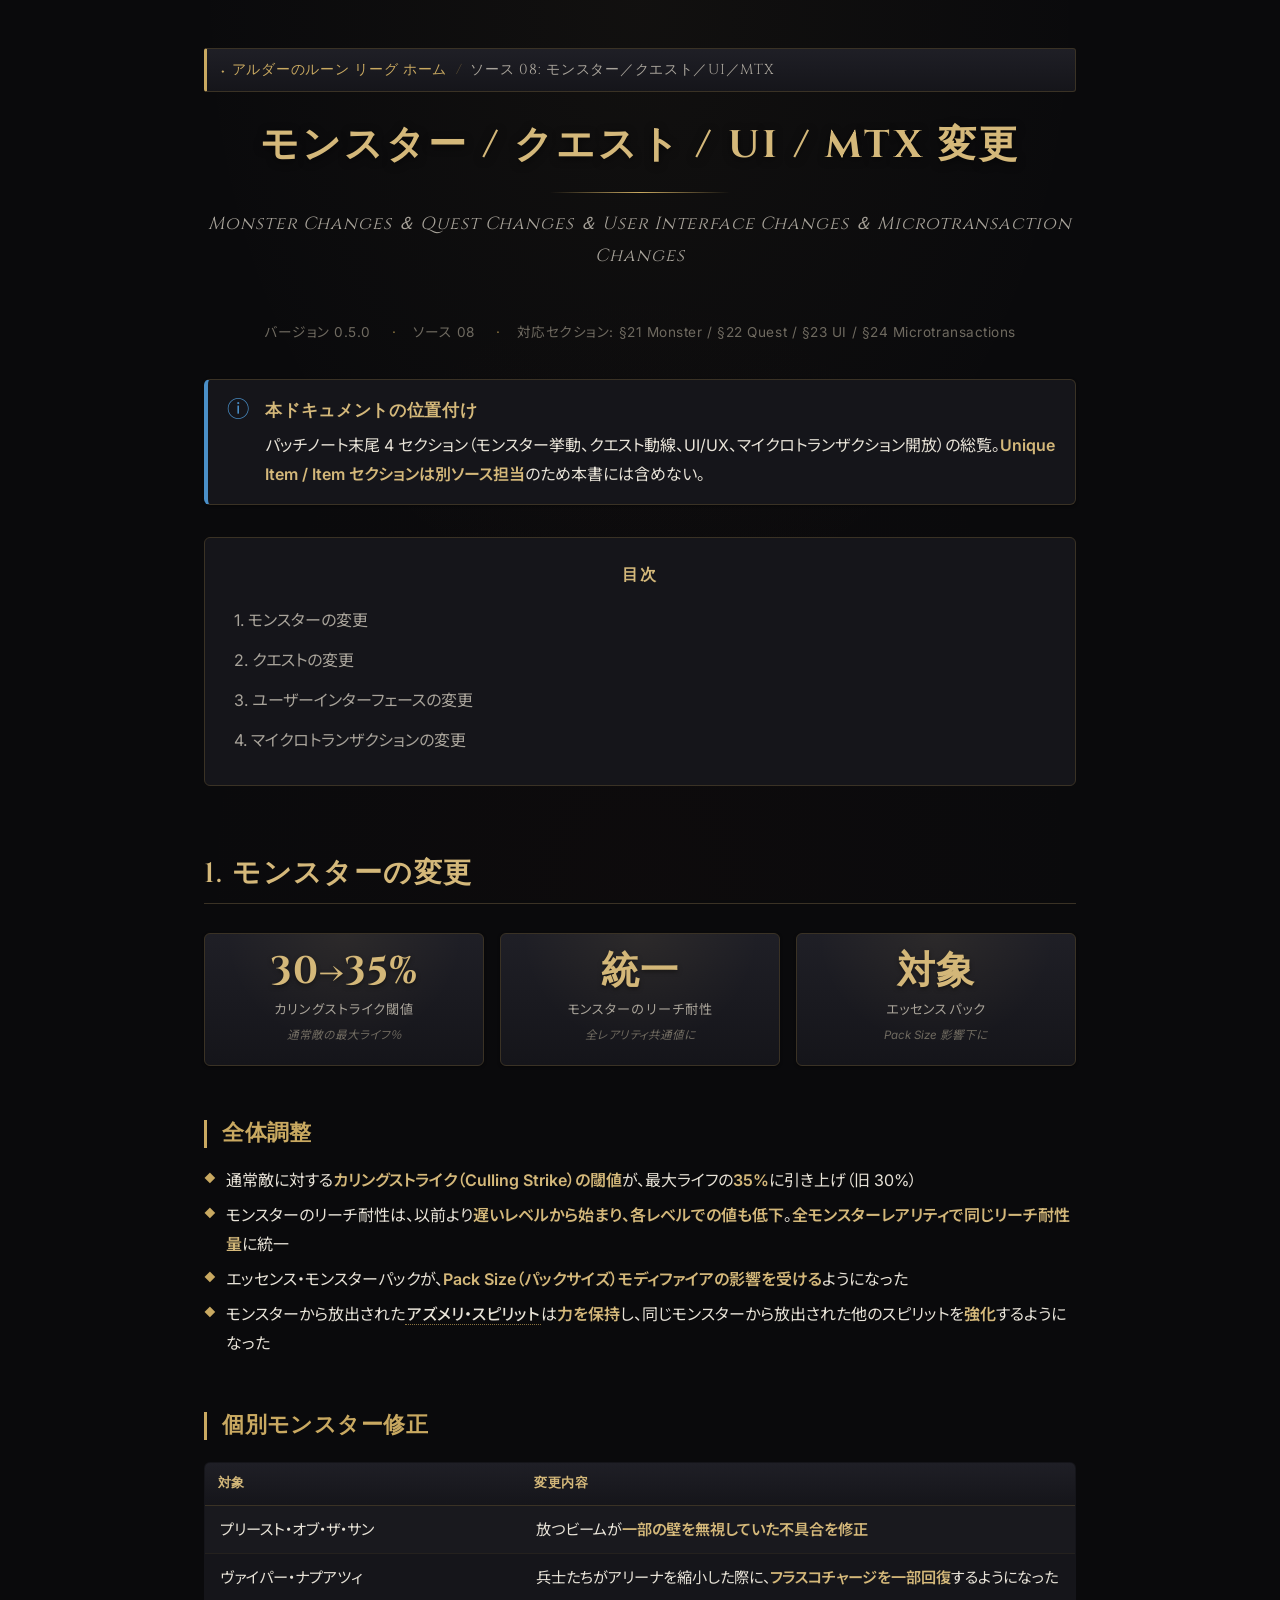
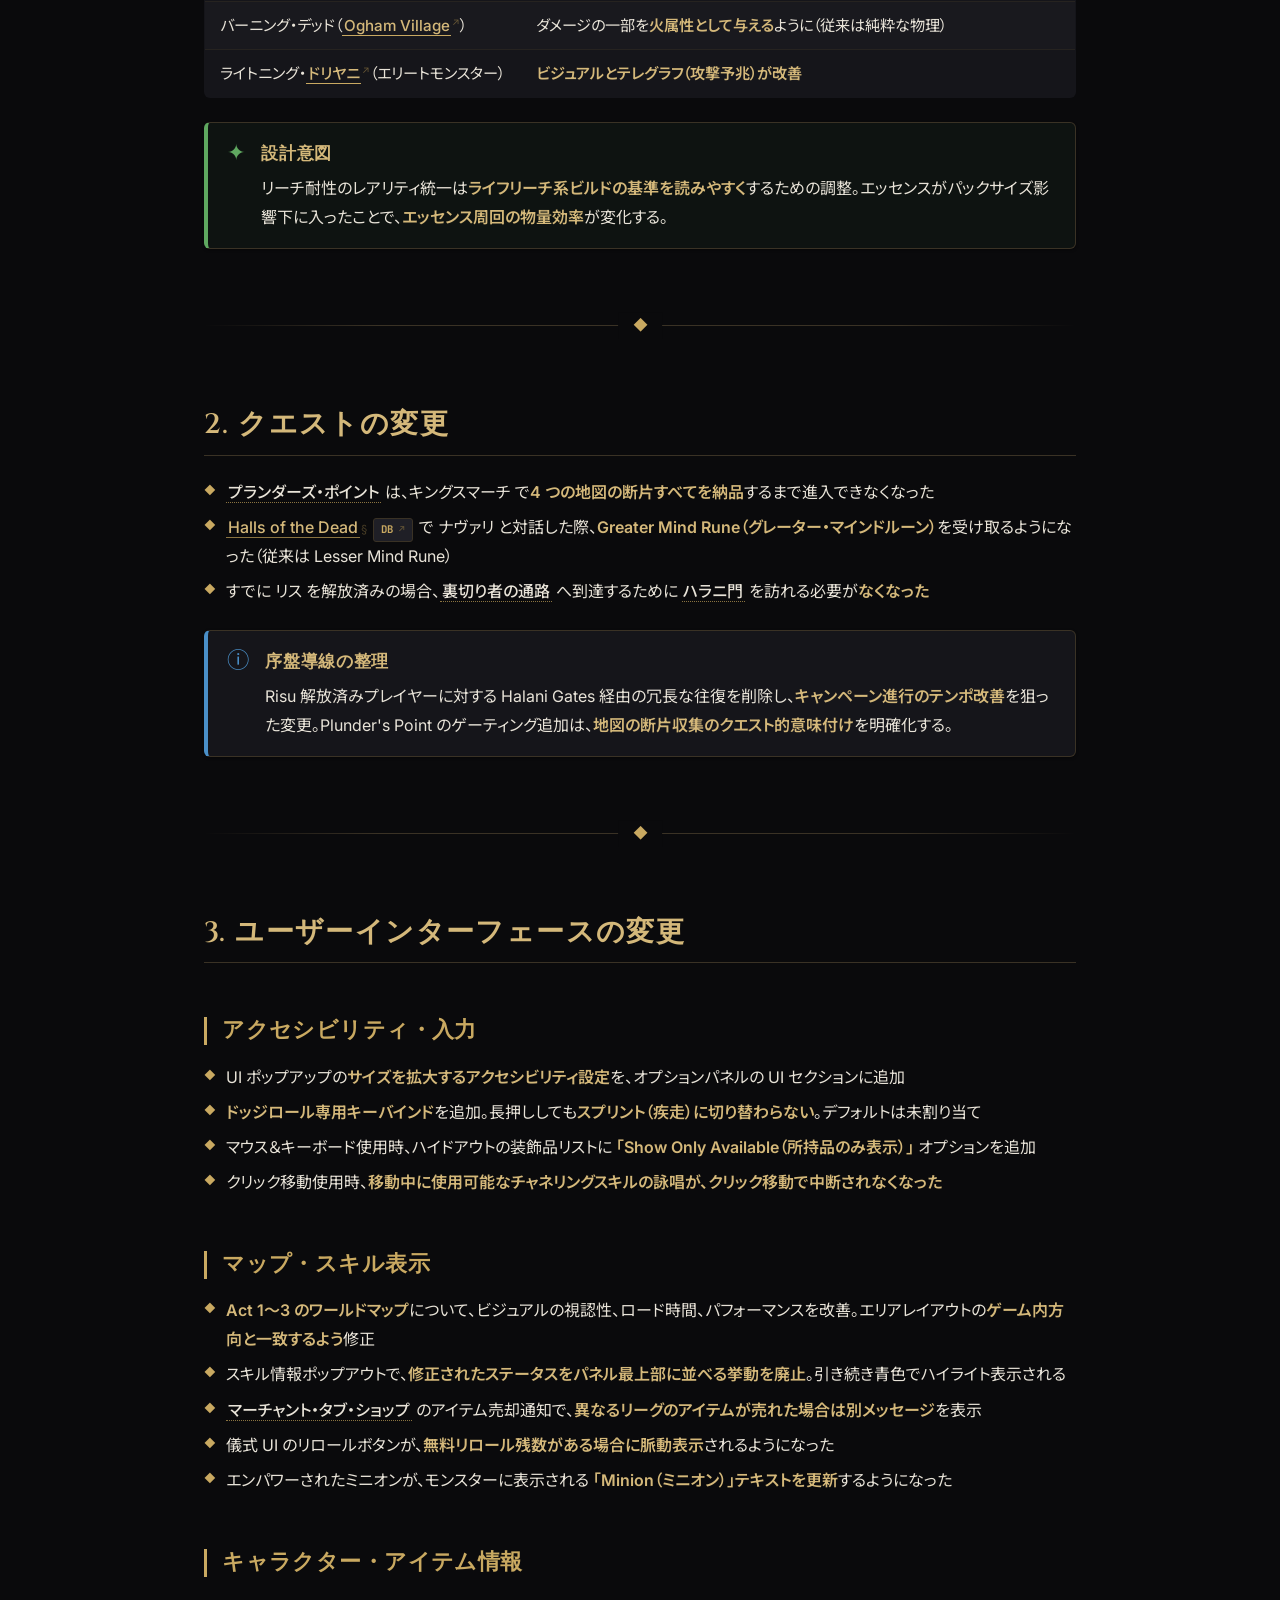
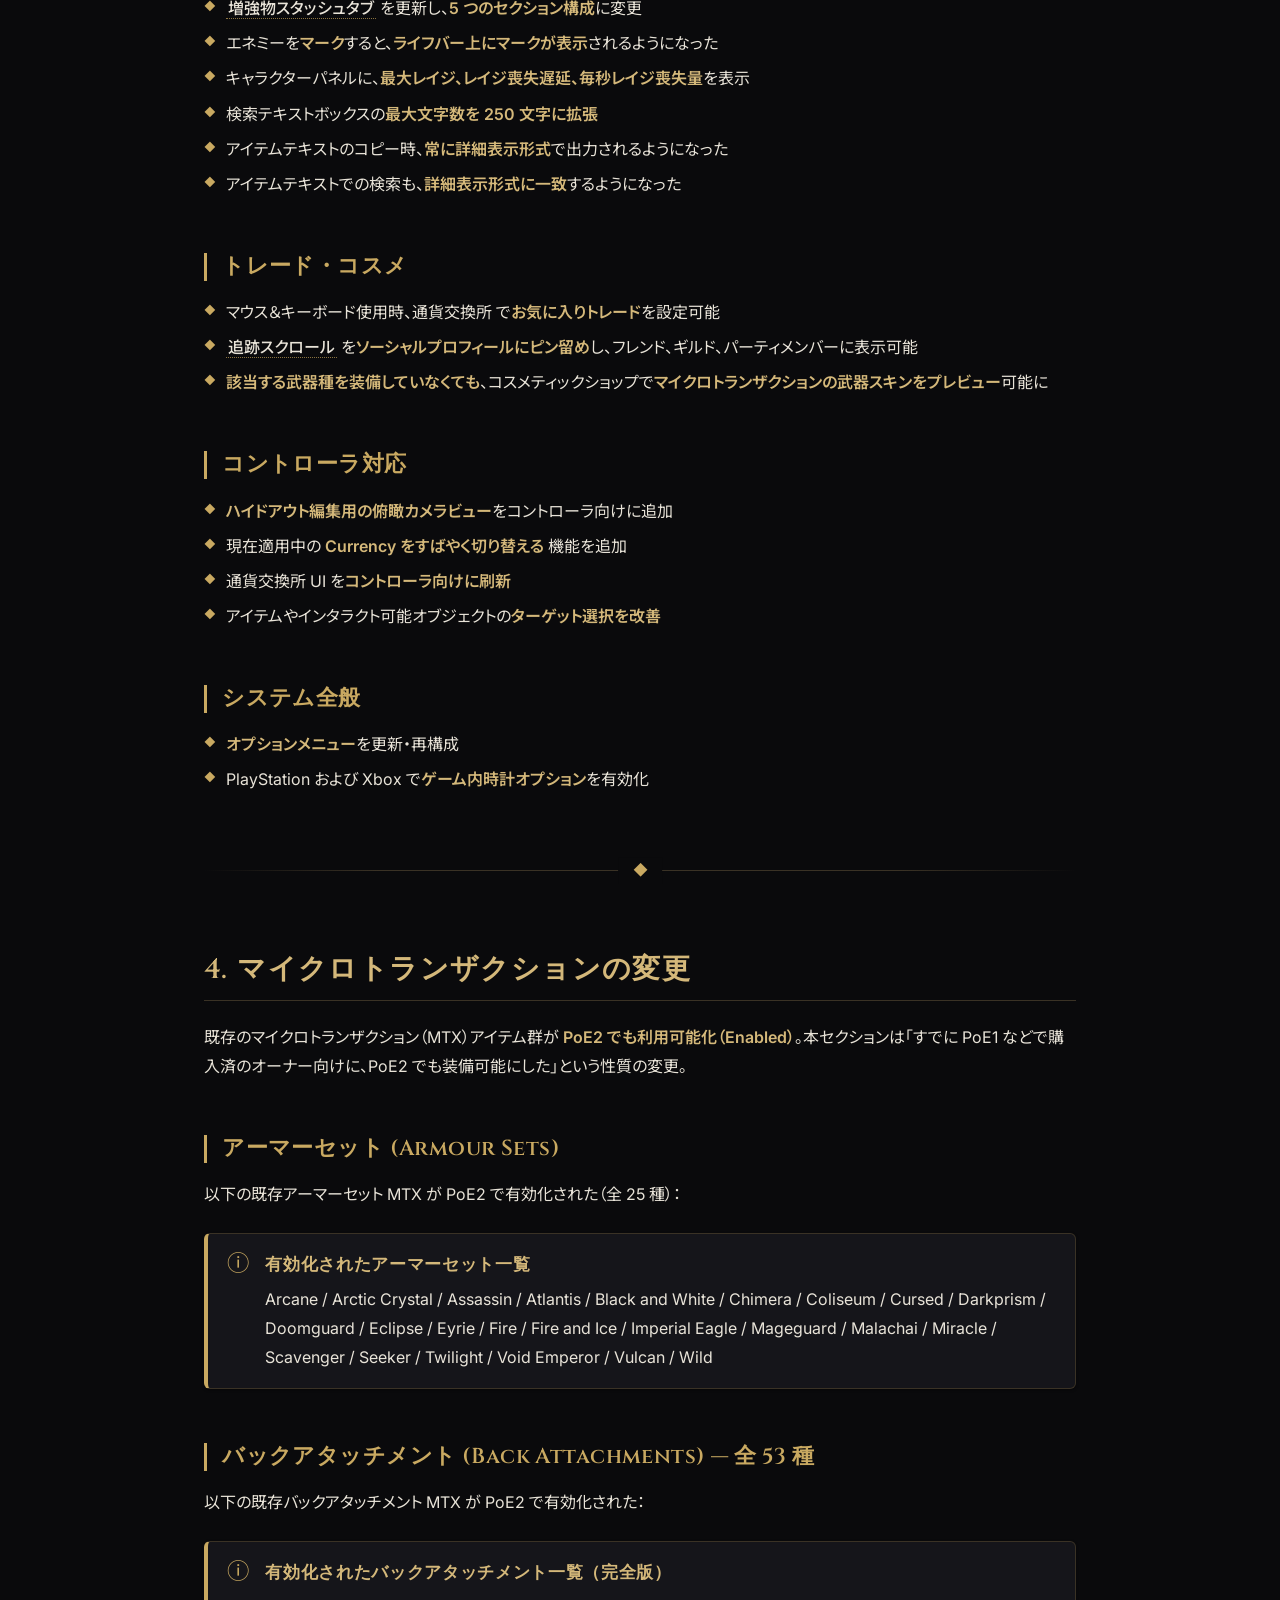
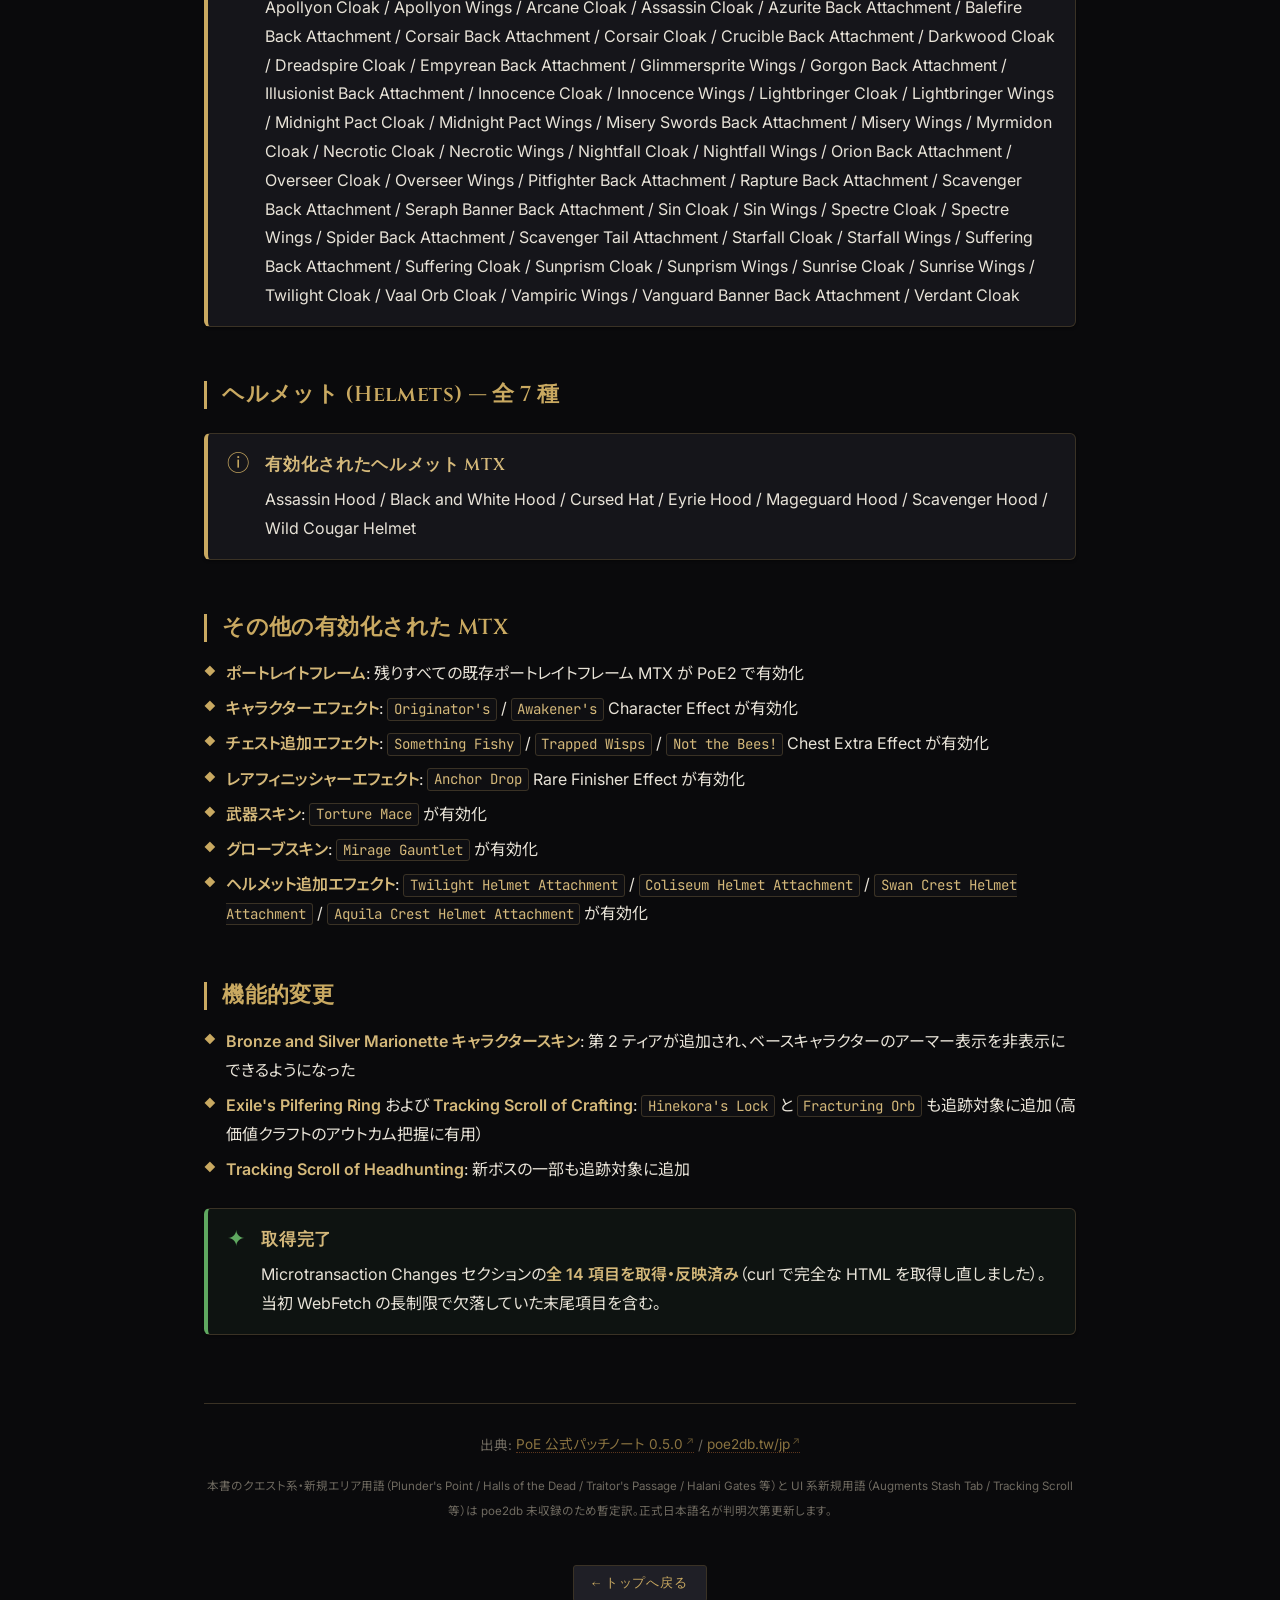
<file: sources/08_monster-quest-ui-mtx.html>
<!DOCTYPE html>
<html lang="ja">
<head>
<meta charset="UTF-8">
<meta name="viewport" content="width=device-width, initial-scale=1.0">
<title>モンスター / クエスト / UI / MTX 変更 | PoE2 0.5.0</title>
<link rel="stylesheet" href="../assets/style.css">
</head>
<body>
<main>


<nav class="breadcrumb" aria-label="パンくずリスト">
  <a href="../index.html" class="home-icon">アルダーのルーン リーグ ホーム</a>
  <span class="breadcrumb-sep">/</span>
  <span class="breadcrumb-current">ソース 08: モンスター／クエスト／UI／MTX</span>
</nav>
<header>
  <h1>モンスター / クエスト / UI / MTX 変更</h1>
  <p class="subtitle">Monster Changes ＆ Quest Changes ＆ User Interface Changes ＆ Microtransaction Changes</p>
  <div class="meta">
    <span class="meta-item">バージョン 0.5.0</span>
    <span class="meta-item">ソース 08</span>
    <span class="meta-item">対応セクション: §21 Monster / §22 Quest / §23 UI / §24 Microtransactions</span>
  </div>
</header>

<div class="callout info">
  <div>
    <span class="callout-title">本ドキュメントの位置付け</span>
    パッチノート末尾 4 セクション（モンスター挙動、クエスト動線、UI/UX、マイクロトランザクション開放）の総覧。<strong>Unique Item / Item セクションは別ソース担当</strong>のため本書には含めない。
  </div>
</div>

<nav class="toc" aria-label="目次">
  <div class="toc-title">目次</div>
  <ol>
    <li><a href="#sec-monster">1. モンスターの変更</a></li>
    <li><a href="#sec-quest">2. クエストの変更</a></li>
    <li><a href="#sec-ui">3. ユーザーインターフェースの変更</a></li>
    <li><a href="#sec-mtx">4. マイクロトランザクションの変更</a></li>
  </ol>
</nav>

<!-- ============================================================
     §1 Monster Changes
     ============================================================ -->
<section id="sec-monster">
<h2>1. モンスターの変更</h2>

<div class="stat-grid">
  <div class="stat-card">
    <span class="stat-value">30→35%</span>
    <span class="stat-label">カリングストライク閾値</span>
    <span class="stat-sub">通常敵の最大ライフ％</span>
  </div>
  <div class="stat-card">
    <span class="stat-value">統一</span>
    <span class="stat-label">モンスターのリーチ耐性</span>
    <span class="stat-sub">全レアリティ共通値に</span>
  </div>
  <div class="stat-card">
    <span class="stat-value">対象</span>
    <span class="stat-label">エッセンスパック</span>
    <span class="stat-sub">Pack Size 影響下に</span>
  </div>
</div>

<h3>全体調整</h3>
<ul>
  <li>通常敵に対する<strong>カリングストライク（Culling Strike）の閾値</strong>が、最大ライフの<strong>35%</strong>に引き上げ（旧 30%）</li>
  <li>モンスターのリーチ耐性は、以前より<strong>遅いレベルから始まり、各レベルでの値も低下</strong>。<strong>全モンスターレアリティで同じリーチ耐性量</strong>に統一</li>
  <li>エッセンス・モンスターパックが、<strong>Pack Size（パックサイズ）モディファイアの影響を受ける</strong>ようになった</li>
  <li>モンスターから放出された<span class="term" data-en="Azmeri Spirits" data-tip="アズメリの霊">アズメリ・スピリット</span>は<strong>力を保持</strong>し、同じモンスターから放出された他のスピリットを<strong>強化</strong>するようになった</li>
</ul>

<h3>個別モンスター修正</h3>
<table>
  <thead>
    <tr><th>対象</th><th>変更内容</th></tr>
  </thead>
  <tbody>
    <tr>
      <td>プリースト・オブ・ザ・サン</td>
      <td>放つビームが<strong>一部の壁を無視していた不具合を修正</strong></td>
    </tr>
    <tr>
      <td>ヴァイパー・ナプアツィ</td>
      <td>兵士たちがアリーナを縮小した際に、<strong>フラスコチャージを一部回復</strong>するようになった</td>
    </tr>
    <tr>
      <td>バーニング・デッド（<a href="https://poe2db.tw/jp/Ogham_Village" target="_blank" rel="noopener" class="term-link"><span class="term linked" data-en="Ogham Village" data-tip="オーガム村">Ogham Village</span></a>）</td>
      <td>ダメージの一部を<strong>火属性として与える</strong>ように（従来は純粋な物理）</td>
    </tr>
    <tr>
      <td>ライトニング・<a href="https://poe2db.tw/jp/Doryani" target="_blank" rel="noopener" class="term-link"><span class="term linked">ドリヤニ</span></a>（エリートモンスター）</td>
      <td><strong>ビジュアルとテレグラフ（攻撃予兆）が改善</strong></td>
    </tr>
  </tbody>
</table>

<div class="callout new">
  <div>
    <span class="callout-title">設計意図</span>
    リーチ耐性のレアリティ統一は<strong>ライフリーチ系ビルドの基準を読みやすく</strong>するための調整。エッセンスがパックサイズ影響下に入ったことで、<strong>エッセンス周回の物量効率</strong>が変化する。
  </div>
</div>
</section>

<div class="section-divider"></div>

<!-- ============================================================
     §2 Quest Changes
     ============================================================ -->
<section id="sec-quest">
<h2>2. クエストの変更</h2>

<ul>
  <li><span class="term" data-en="Plunder's Point" data-tip="略奪の岬（暫定訳）">プランダーズ・ポイント</span> は、キングスマーチ で<strong>4 つの地図の断片すべてを納品</strong>するまで進入できなくなった</li>
  <li><a href="#loc-halls-of-the-dead" class="anchor-link"><span class="term" data-en="Halls of the Dead">Halls of the Dead</span></a> <a href="https://poe2db.tw/jp/Halls_of_the_Dead" target="_blank" rel="noopener" class="poe2db-link" aria-label="poe2db: Halls of the Dead"></a> で ナヴァリ と対話した際、<strong>Greater Mind Rune（グレーター・マインドルーン）</strong>を受け取るようになった（従来は Lesser Mind Rune）</li>
  <li>すでに リス を解放済みの場合、<span class="term" data-en="Traitor's Passage" data-tip="裏切り者の通路（暫定訳）">裏切り者の通路</span> へ到達するために <span class="term" data-en="Halani Gates" data-tip="ハラニ門（暫定訳）">ハラニ門</span> を訪れる必要が<strong>なくなった</strong></li>
</ul>

<div class="callout info">
  <div>
    <span class="callout-title">序盤導線の整理</span>
    Risu 解放済みプレイヤーに対する Halani Gates 経由の冗長な往復を削除し、<strong>キャンペーン進行のテンポ改善</strong>を狙った変更。Plunder's Point のゲーティング追加は、<strong>地図の断片収集のクエスト的意味付け</strong>を明確化する。
  </div>
</div>
</section>

<div class="section-divider"></div>

<!-- ============================================================
     §3 UI Changes
     ============================================================ -->
<section id="sec-ui">
<h2>3. ユーザーインターフェースの変更</h2>

<h3>アクセシビリティ・入力</h3>
<ul>
  <li>UI ポップアップの<strong>サイズを拡大するアクセシビリティ設定</strong>を、オプションパネルの UI セクションに追加</li>
  <li><strong>ドッジロール専用キーバインド</strong>を追加。長押ししても<strong>スプリント（疾走）に切り替わらない</strong>。デフォルトは未割り当て</li>
  <li>マウス＆キーボード使用時、ハイドアウトの装飾品リストに <strong>「Show Only Available（所持品のみ表示）」</strong> オプションを追加</li>
  <li>クリック移動使用時、<strong>移動中に使用可能なチャネリングスキルの詠唱が、クリック移動で中断されなくなった</strong></li>
</ul>

<h3>マップ・スキル表示</h3>
<ul>
  <li><strong>Act 1〜3 のワールドマップ</strong>について、ビジュアルの視認性、ロード時間、パフォーマンスを改善。エリアレイアウトの<strong>ゲーム内方向と一致するよう</strong>修正</li>
  <li>スキル情報ポップアウトで、<strong>修正されたステータスをパネル最上部に並べる挙動を廃止</strong>。引き続き青色でハイライト表示される</li>
  <li><span class="term" data-en="Merchant Tab Shop" data-tip="マーチャント・タブ・ショップ">マーチャント・タブ・ショップ</span> のアイテム売却通知で、<strong>異なるリーグのアイテムが売れた場合は別メッセージ</strong>を表示</li>
  <li>儀式 UI のリロールボタンが、<strong>無料リロール残数がある場合に脈動表示</strong>されるようになった</li>
  <li>エンパワーされたミニオンが、モンスターに表示される <strong>「Minion（ミニオン）」テキストを更新</strong>するようになった</li>
</ul>

<h3>キャラクター・アイテム情報</h3>
<ul>
  <li><span class="term" data-en="Augments Stash Tab" data-tip="増強物スタッシュタブ（暫定訳）">増強物スタッシュタブ</span> を更新し、<strong>5 つのセクション構成</strong>に変更</li>
  <li>エネミーを<strong>マーク</strong>すると、<strong>ライフバー上にマークが表示</strong>されるようになった</li>
  <li>キャラクターパネルに、<strong>最大レイジ、レイジ喪失遅延、毎秒レイジ喪失量</strong>を表示</li>
  <li>検索テキストボックスの<strong>最大文字数を 250 文字に拡張</strong></li>
  <li>アイテムテキストのコピー時、<strong>常に詳細表示形式</strong>で出力されるようになった</li>
  <li>アイテムテキストでの検索も、<strong>詳細表示形式に一致</strong>するようになった</li>
</ul>

<h3>トレード・コスメ</h3>
<ul>
  <li>マウス＆キーボード使用時、通貨交換所 で<strong>お気に入りトレード</strong>を設定可能</li>
  <li><span class="term" data-en="Tracking Scroll" data-tip="追跡スクロール（暫定訳）">追跡スクロール</span> を<strong>ソーシャルプロフィールにピン留め</strong>し、フレンド、ギルド、パーティメンバーに表示可能</li>
  <li><strong>該当する武器種を装備していなくても</strong>、コスメティックショップで<strong>マイクロトランザクションの武器スキンをプレビュー</strong>可能に</li>
</ul>

<h3>コントローラ対応</h3>
<ul>
  <li><strong>ハイドアウト編集用の俯瞰カメラビュー</strong>をコントローラ向けに追加</li>
  <li>現在適用中の <strong>Currency をすばやく切り替える</strong> 機能を追加</li>
  <li>通貨交換所 UI を<strong>コントローラ向けに刷新</strong></li>
  <li>アイテムやインタラクト可能オブジェクトの<strong>ターゲット選択を改善</strong></li>
</ul>

<h3>システム全般</h3>
<ul>
  <li><strong>オプションメニュー</strong>を更新・再構成</li>
  <li>PlayStation および Xbox で<strong>ゲーム内時計オプション</strong>を有効化</li>
</ul>
</section>

<div class="section-divider"></div>

<!-- ============================================================
     §4 Microtransaction Changes
     ============================================================ -->
<section id="sec-mtx">
<h2>4. マイクロトランザクションの変更</h2>

<p>既存のマイクロトランザクション（MTX）アイテム群が <strong>PoE2 でも利用可能化（Enabled）</strong>。本セクションは「すでに PoE1 などで購入済のオーナー向けに、PoE2 でも装備可能にした」という性質の変更。</p>

<h3>アーマーセット (Armour Sets)</h3>
<p>以下の既存アーマーセット MTX が PoE2 で有効化された（全 25 種）：</p>
<div class="callout">
  <div>
    <span class="callout-title">有効化されたアーマーセット一覧</span>
    Arcane / Arctic Crystal / Assassin / Atlantis / Black and White / Chimera / Coliseum / Cursed / Darkprism / Doomguard / Eclipse / Eyrie / Fire / Fire and Ice / Imperial Eagle / Mageguard / Malachai / Miracle / Scavenger / Seeker / Twilight / Void Emperor / Vulcan / Wild
  </div>
</div>

<h3>バックアタッチメント (Back Attachments) — 全 53 種</h3>
<p>以下の既存バックアタッチメント MTX が PoE2 で有効化された：</p>
<div class="callout">
  <div>
    <span class="callout-title">有効化されたバックアタッチメント一覧（完全版）</span>
    Apollyon Cloak / Apollyon Wings / Arcane Cloak / Assassin Cloak / Azurite Back Attachment / Balefire Back Attachment / Corsair Back Attachment / Corsair Cloak / Crucible Back Attachment / Darkwood Cloak / Dreadspire Cloak / Empyrean Back Attachment / Glimmersprite Wings / Gorgon Back Attachment / Illusionist Back Attachment / Innocence Cloak / Innocence Wings / Lightbringer Cloak / Lightbringer Wings / Midnight Pact Cloak / Midnight Pact Wings / Misery Swords Back Attachment / Misery Wings / Myrmidon Cloak / Necrotic Cloak / Necrotic Wings / Nightfall Cloak / Nightfall Wings / Orion Back Attachment / Overseer Cloak / Overseer Wings / Pitfighter Back Attachment / Rapture Back Attachment / Scavenger Back Attachment / Seraph Banner Back Attachment / Sin Cloak / Sin Wings / Spectre Cloak / Spectre Wings / Spider Back Attachment / Scavenger Tail Attachment / Starfall Cloak / Starfall Wings / Suffering Back Attachment / Suffering Cloak / Sunprism Cloak / Sunprism Wings / Sunrise Cloak / Sunrise Wings / Twilight Cloak / Vaal Orb Cloak / Vampiric Wings / Vanguard Banner Back Attachment / Verdant Cloak
  </div>
</div>

<h3>ヘルメット (Helmets) — 全 7 種</h3>
<div class="callout">
  <div>
    <span class="callout-title">有効化されたヘルメット MTX</span>
    Assassin Hood / Black and White Hood / Cursed Hat / Eyrie Hood / Mageguard Hood / Scavenger Hood / Wild Cougar Helmet
  </div>
</div>

<h3>その他の有効化された MTX</h3>
<ul>
  <li><strong>ポートレイトフレーム</strong>: 残りすべての既存ポートレイトフレーム MTX が PoE2 で有効化</li>
  <li><strong>キャラクターエフェクト</strong>: <code>Originator's</code> / <code>Awakener's</code> Character Effect が有効化</li>
  <li><strong>チェスト追加エフェクト</strong>: <code>Something Fishy</code> / <code>Trapped Wisps</code> / <code>Not the Bees!</code> Chest Extra Effect が有効化</li>
  <li><strong>レアフィニッシャーエフェクト</strong>: <code>Anchor Drop</code> Rare Finisher Effect が有効化</li>
  <li><strong>武器スキン</strong>: <code>Torture Mace</code> が有効化</li>
  <li><strong>グローブスキン</strong>: <code>Mirage Gauntlet</code> が有効化</li>
  <li><strong>ヘルメット追加エフェクト</strong>: <code>Twilight Helmet Attachment</code> / <code>Coliseum Helmet Attachment</code> / <code>Swan Crest Helmet Attachment</code> / <code>Aquila Crest Helmet Attachment</code> が有効化</li>
</ul>

<h3>機能的変更</h3>
<ul>
  <li><strong>Bronze and Silver Marionette キャラクタースキン</strong>: 第 2 ティアが追加され、ベースキャラクターのアーマー表示を非表示にできるようになった</li>
  <li><strong>Exile's Pilfering Ring</strong> および <strong>Tracking Scroll of Crafting</strong>: <code>Hinekora's Lock</code> と <code>Fracturing Orb</code> も追跡対象に追加（高価値クラフトのアウトカム把握に有用）</li>
  <li><strong>Tracking Scroll of Headhunting</strong>: 新ボスの一部も追跡対象に追加</li>
</ul>

<div class="callout new">
  <div>
    <span class="callout-title">取得完了</span>
    Microtransaction Changes セクションの<strong>全 14 項目を取得・反映済み</strong>（curl で完全な HTML を取得し直しました）。当初 WebFetch の長制限で欠落していた末尾項目を含む。
  </div>
</div>
</section>

<footer>
  <p>出典: <a href="https://www.pathofexile.com/forum/view-thread/3932540" target="_blank" rel="noopener">PoE 公式パッチノート 0.5.0</a> / <a href="https://poe2db.tw/jp/" target="_blank" rel="noopener">poe2db.tw/jp</a></p>
  <p><small>本書のクエスト系・新規エリア用語（Plunder's Point / Halls of the Dead / Traitor's Passage / Halani Gates 等）と UI 系新規用語（Augments Stash Tab / Tracking Scroll 等）は poe2db 未収録のため暫定訳。正式日本語名が判明次第更新します。</small></p>
  <p class="back-to-top-wrap" style="margin-top:2em;"><a href="../index.html" class="back-to-top">← トップへ戻る</a></p>
</footer>

</main>
</body>
</html>
</file>
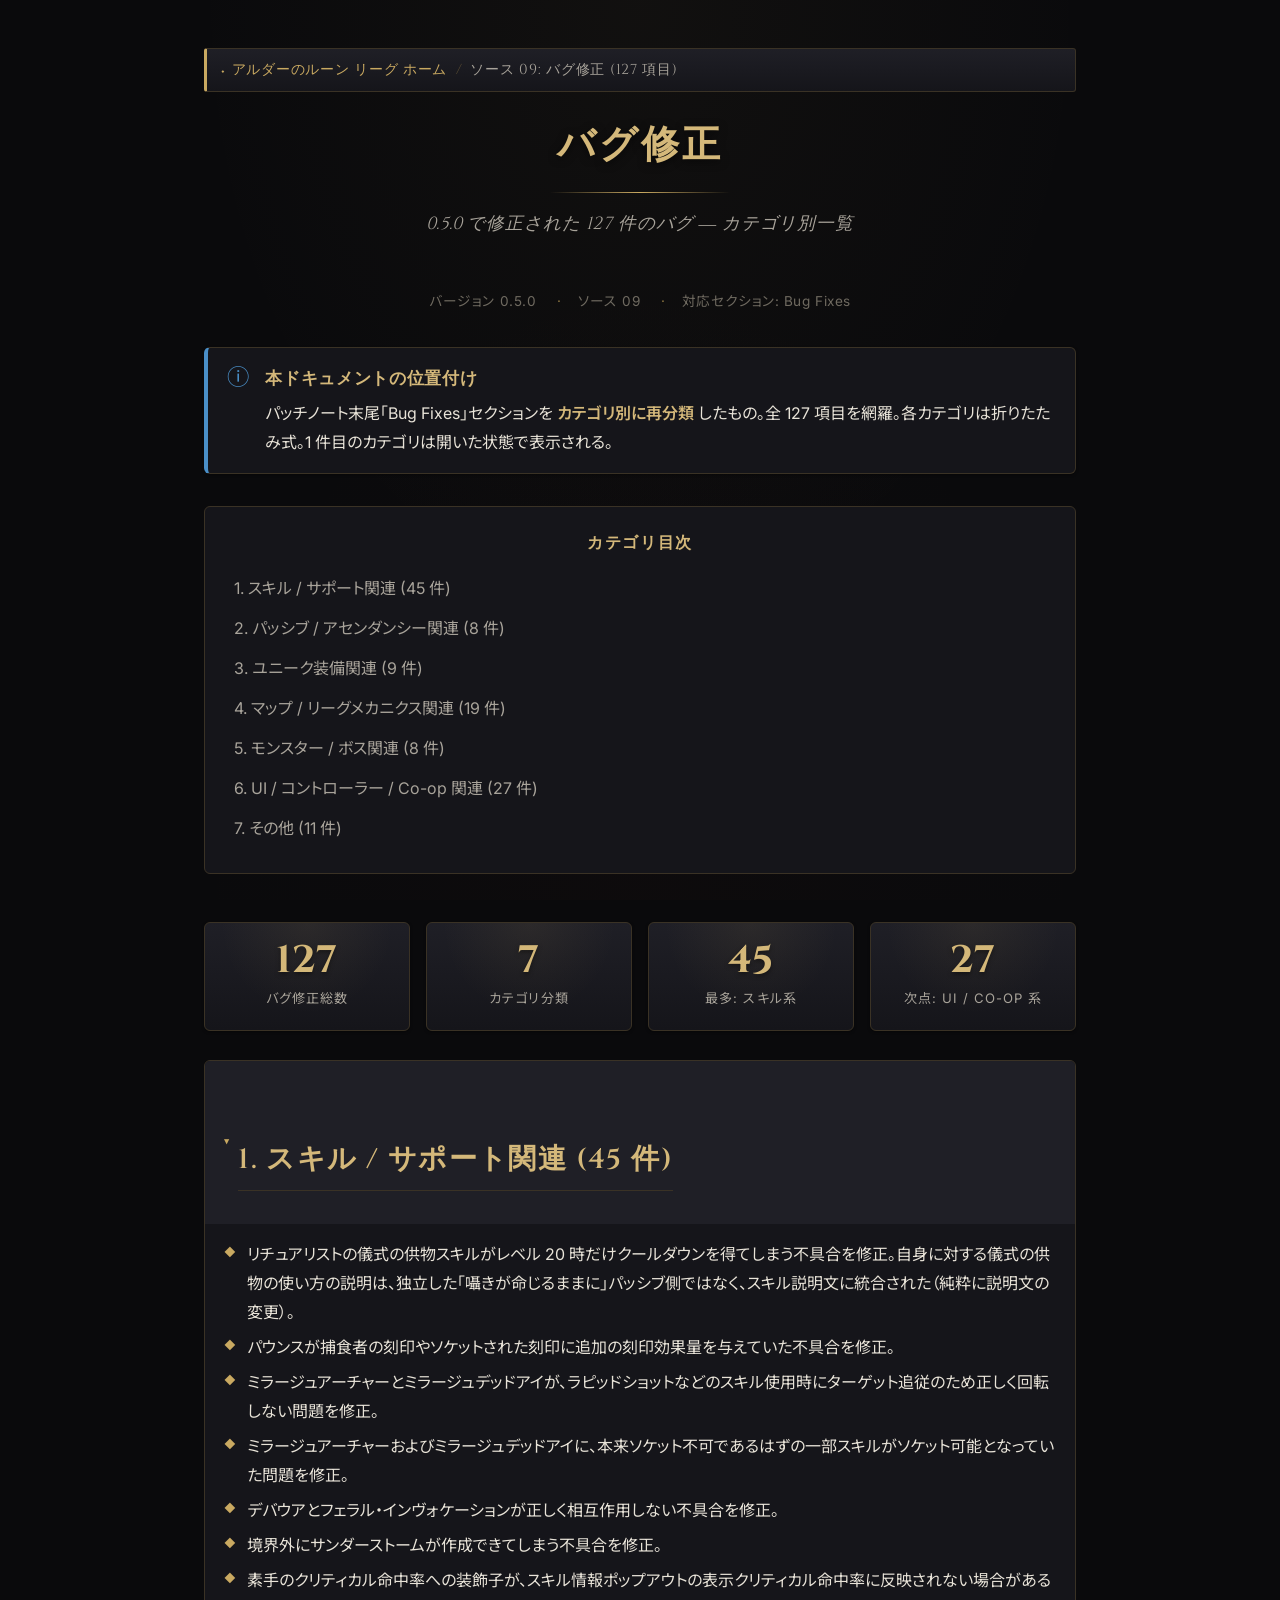
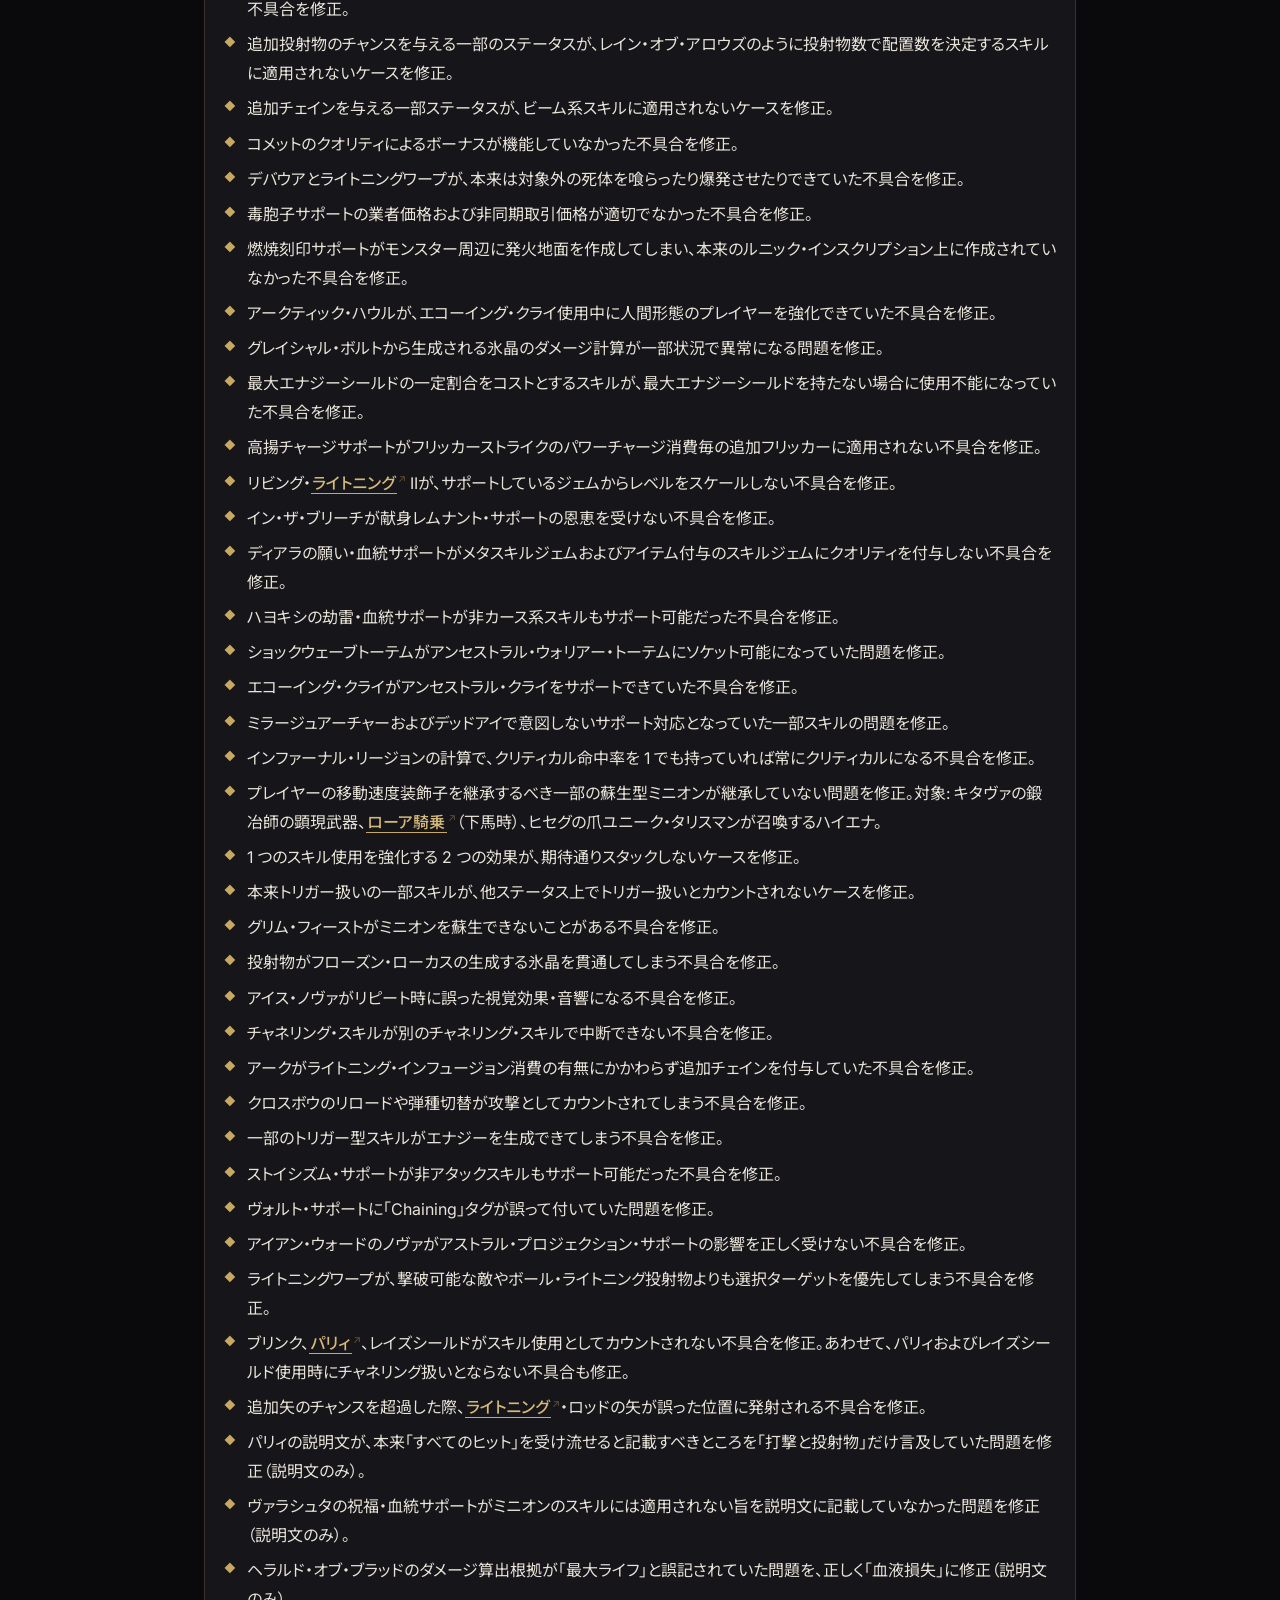
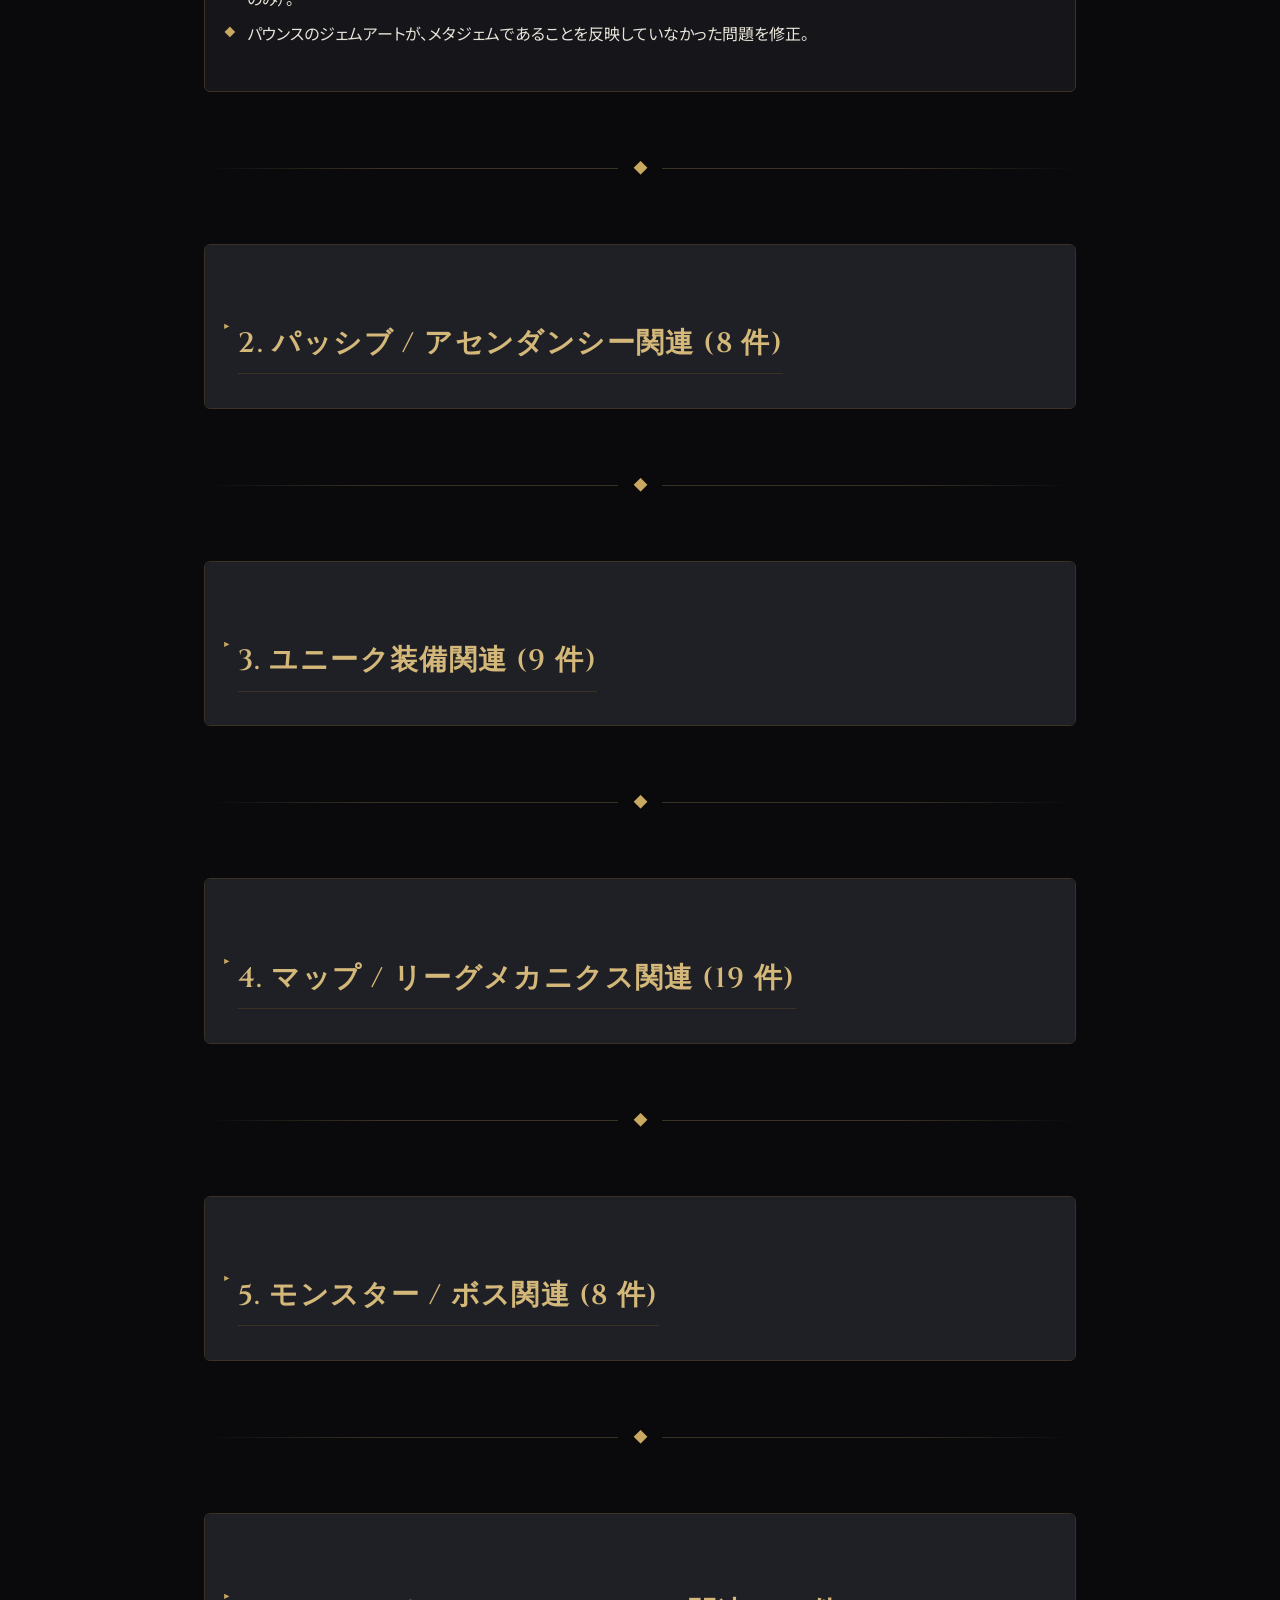
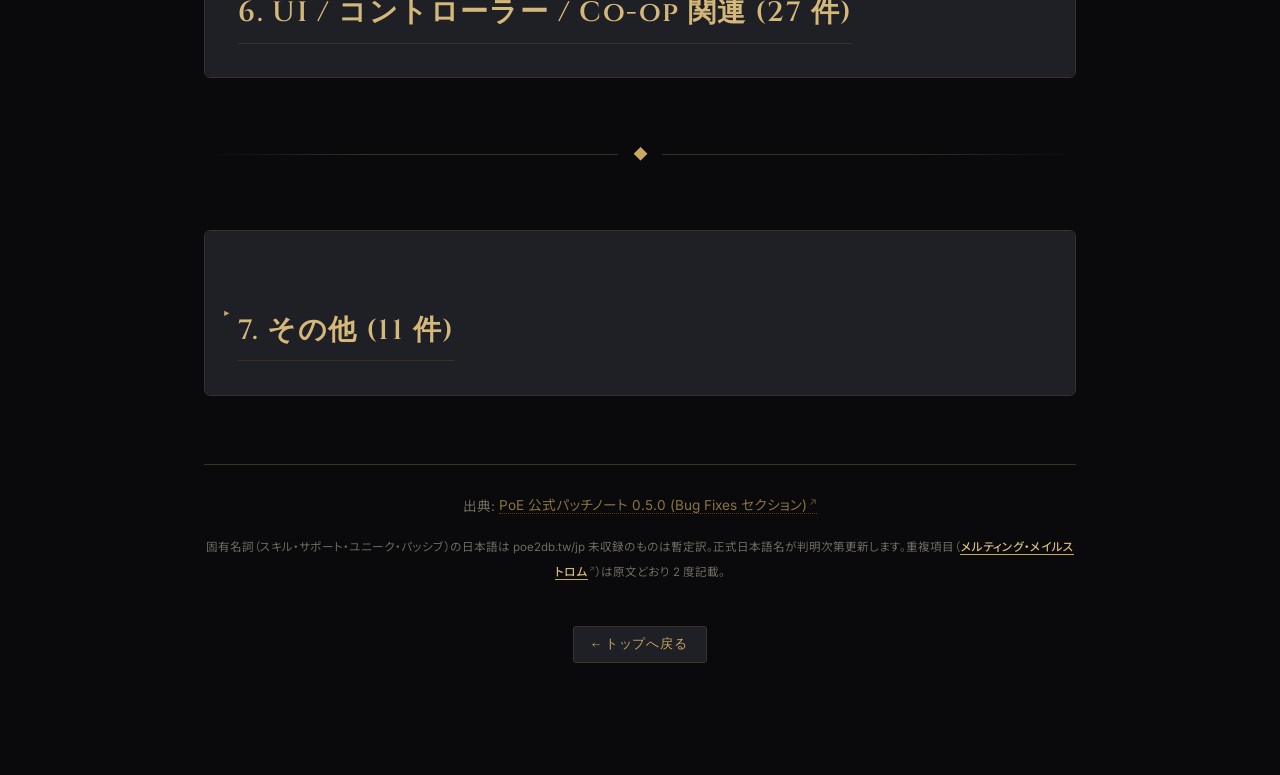
<file: sources/09_bug-fixes.html>
<!DOCTYPE html>
<html lang="ja">
<head>
<meta charset="UTF-8">
<meta name="viewport" content="width=device-width, initial-scale=1.0">
<title>バグ修正 (127 件) | PoE2 0.5.0</title>
<link rel="stylesheet" href="../assets/style.css">
</head>
<body>
<main>


<nav class="breadcrumb" aria-label="パンくずリスト">
  <a href="../index.html" class="home-icon">アルダーのルーン リーグ ホーム</a>
  <span class="breadcrumb-sep">/</span>
  <span class="breadcrumb-current">ソース 09: バグ修正 (127 項目)</span>
</nav>
<header>
  <h1>バグ修正</h1>
  <p class="subtitle">0.5.0 で修正された 127 件のバグ ― カテゴリ別一覧</p>
  <div class="meta">
    <span class="meta-item">バージョン 0.5.0</span>
    <span class="meta-item">ソース 09</span>
    <span class="meta-item">対応セクション: Bug Fixes</span>
  </div>
</header>

<div class="callout info">
  <div>
    <span class="callout-title">本ドキュメントの位置付け</span>
    パッチノート末尾「Bug Fixes」セクションを <strong>カテゴリ別に再分類</strong> したもの。全 127 項目を網羅。各カテゴリは折りたたみ式。1 件目のカテゴリは開いた状態で表示される。
  </div>
</div>

<nav class="toc" aria-label="目次">
  <div class="toc-title">カテゴリ目次</div>
  <ol>
    <li><a href="#cat-skill">1. スキル / サポート関連 (45 件)</a></li>
    <li><a href="#cat-passive">2. パッシブ / アセンダンシー関連 (8 件)</a></li>
    <li><a href="#cat-unique">3. ユニーク装備関連 (9 件)</a></li>
    <li><a href="#cat-map">4. マップ / リーグメカニクス関連 (19 件)</a></li>
    <li><a href="#cat-monster">5. モンスター / ボス関連 (8 件)</a></li>
    <li><a href="#cat-ui">6. UI / コントローラー / Co-op 関連 (27 件)</a></li>
    <li><a href="#cat-other">7. その他 (11 件)</a></li>
  </ol>
</nav>

<div class="stat-grid">
  <div class="stat-card">
    <span class="stat-value">127</span>
    <span class="stat-label">バグ修正総数</span>
  </div>
  <div class="stat-card">
    <span class="stat-value">7</span>
    <span class="stat-label">カテゴリ分類</span>
  </div>
  <div class="stat-card">
    <span class="stat-value">45</span>
    <span class="stat-label">最多: スキル系</span>
  </div>
  <div class="stat-card">
    <span class="stat-value">27</span>
    <span class="stat-label">次点: UI / Co-op 系</span>
  </div>
</div>

<!-- ============================================================
     §1 スキル / サポート関連
     ============================================================ -->
<section id="cat-skill">
<details open>
<summary><h2 style="display:inline">1. スキル / サポート関連 (45 件)</h2></summary>

<ul>
  <li>リチュアリストの儀式の供物スキルがレベル 20 時だけクールダウンを得てしまう不具合を修正。自身に対する儀式の供物の使い方の説明は、独立した「囁きが命じるままに」パッシブ側ではなく、スキル説明文に統合された（純粋に説明文の変更）。</li>
  <li>パウンスが捕食者の刻印やソケットされた刻印に追加の刻印効果量を与えていた不具合を修正。</li>
  <li>ミラージュアーチャーとミラージュデッドアイが、ラピッドショットなどのスキル使用時にターゲット追従のため正しく回転しない問題を修正。</li>
  <li>ミラージュアーチャーおよびミラージュデッドアイに、本来ソケット不可であるはずの一部スキルがソケット可能となっていた問題を修正。</li>
  <li>デバウアとフェラル・インヴォケーションが正しく相互作用しない不具合を修正。</li>
  <li>境界外にサンダーストームが作成できてしまう不具合を修正。</li>
  <li>素手のクリティカル命中率への装飾子が、スキル情報ポップアウトの表示クリティカル命中率に反映されない場合がある不具合を修正。</li>
  <li>追加投射物のチャンスを与える一部のステータスが、レイン・オブ・アロウズのように投射物数で配置数を決定するスキルに適用されないケースを修正。</li>
  <li>追加チェインを与える一部ステータスが、ビーム系スキルに適用されないケースを修正。</li>
  <li>コメットのクオリティによるボーナスが機能していなかった不具合を修正。</li>
  <li>デバウアとライトニングワープが、本来は対象外の死体を喰らったり爆発させたりできていた不具合を修正。</li>
  <li>毒胞子サポートの業者価格および非同期取引価格が適切でなかった不具合を修正。</li>
  <li>燃焼刻印サポートがモンスター周辺に発火地面を作成してしまい、本来のルニック・インスクリプション上に作成されていなかった不具合を修正。</li>
  <li>アークティック・ハウルが、エコーイング・クライ使用中に人間形態のプレイヤーを強化できていた不具合を修正。</li>
  <li>グレイシャル・ボルトから生成される氷晶のダメージ計算が一部状況で異常になる問題を修正。</li>
  <li>最大エナジーシールドの一定割合をコストとするスキルが、最大エナジーシールドを持たない場合に使用不能になっていた不具合を修正。</li>
  <li>高揚チャージサポートがフリッカーストライクのパワーチャージ消費毎の追加フリッカーに適用されない不具合を修正。</li>
  <li>リビング・<a href="https://poe2db.tw/jp/Lightning_Damage" target="_blank" rel="noopener" class="term-link"><span class="term linked">ライトニング</span></a> IIが、サポートしているジェムからレベルをスケールしない不具合を修正。</li>
  <li>イン・ザ・ブリーチが献身レムナント・サポートの恩恵を受けない不具合を修正。</li>
  <li>ディアラの願い・血統サポートがメタスキルジェムおよびアイテム付与のスキルジェムにクオリティを付与しない不具合を修正。</li>
  <li>ハヨキシの劫雷・血統サポートが非カース系スキルもサポート可能だった不具合を修正。</li>
  <li>ショックウェーブトーテムがアンセストラル・ウォリアー・トーテムにソケット可能になっていた問題を修正。</li>
  <li>エコーイング・クライがアンセストラル・クライをサポートできていた不具合を修正。</li>
  <li>ミラージュアーチャーおよびデッドアイで意図しないサポート対応となっていた一部スキルの問題を修正。</li>
  <li>インファーナル・リージョンの計算で、クリティカル命中率を 1 でも持っていれば常にクリティカルになる不具合を修正。</li>
  <li>プレイヤーの移動速度装飾子を継承するべき一部の蘇生型ミニオンが継承していない問題を修正。対象: キタヴァの鍛冶師の顕現武器、<a href="https://poe2db.tw/jp/Rhoa_Mount" target="_blank" rel="noopener" class="term-link"><span class="term linked">ローア騎乗</span></a>（下馬時）、ヒセグの爪ユニーク・タリスマンが召喚するハイエナ。</li>
  <li>1 つのスキル使用を強化する 2 つの効果が、期待通りスタックしないケースを修正。</li>
  <li>本来トリガー扱いの一部スキルが、他ステータス上でトリガー扱いとカウントされないケースを修正。</li>
  <li>グリム・フィーストがミニオンを蘇生できないことがある不具合を修正。</li>
  <li>投射物がフローズン・ローカスの生成する氷晶を貫通してしまう不具合を修正。</li>
  <li>アイス・ノヴァがリピート時に誤った視覚効果・音響になる不具合を修正。</li>
  <li>チャネリング・スキルが別のチャネリング・スキルで中断できない不具合を修正。</li>
  <li>アークがライトニング・インフュージョン消費の有無にかかわらず追加チェインを付与していた不具合を修正。</li>
  <li>クロスボウのリロードや弾種切替が攻撃としてカウントされてしまう不具合を修正。</li>
  <li>一部のトリガー型スキルがエナジーを生成できてしまう不具合を修正。</li>
  <li>ストイシズム・サポートが非アタックスキルもサポート可能だった不具合を修正。</li>
  <li>ヴォルト・サポートに「Chaining」タグが誤って付いていた問題を修正。</li>
  <li>アイアン・ウォードのノヴァがアストラル・プロジェクション・サポートの影響を正しく受けない不具合を修正。</li>
  <li>ライトニングワープが、撃破可能な敵やボール・ライトニング投射物よりも選択ターゲットを優先してしまう不具合を修正。</li>
  <li>ブリンク、<a href="https://poe2db.tw/jp/Parry" target="_blank" rel="noopener" class="term-link"><span class="term linked">パリィ</span></a>、レイズシールドがスキル使用としてカウントされない不具合を修正。あわせて、パリィおよびレイズシールド使用時にチャネリング扱いとならない不具合も修正。</li>
  <li>追加矢のチャンスを超過した際、<a href="https://poe2db.tw/jp/Lightning_Damage" target="_blank" rel="noopener" class="term-link"><span class="term linked">ライトニング</span></a>・ロッドの矢が誤った位置に発射される不具合を修正。</li>
  <li>パリィの説明文が、本来「すべてのヒット」を受け流せると記載すべきところを「打撃と投射物」だけ言及していた問題を修正（説明文のみ）。</li>
  <li>ヴァラシュタの祝福・血統サポートがミニオンのスキルには適用されない旨を説明文に記載していなかった問題を修正（説明文のみ）。</li>
  <li>ヘラルド・オブ・ブラッドのダメージ算出根拠が「最大ライフ」と誤記されていた問題を、正しく「血液損失」に修正（説明文のみ）。</li>
  <li>パウンスのジェムアートが、メタジェムであることを反映していなかった問題を修正。</li>
</ul>

</details>
</section>

<div class="section-divider"></div>

<!-- ============================================================
     §2 パッシブ / アセンダンシー関連
     ============================================================ -->
<section id="cat-passive">
<details>
<summary><h2 style="display:inline">2. パッシブ / アセンダンシー関連 (8 件)</h2></summary>

<ul>
  <li>エンデュアリング・エリクサーパスファインダー・ノータブルパッシブを取得していてもライフ満タン時にライフフラスコが使用不能になる場合がある不具合を修正（本来はフラスコ効果を満タン時にも維持する効果）。</li>
  <li>ミニオン・インスタビリティがラストガスプを回避できない不具合を修正。</li>
  <li>ホロー・パーム・テクニックが、あらゆる近接武器で使用可能なほとんどのスキルにボーナスを付与していなかった問題を修正。ホロー・パーム・テクニックは現在、対象アタックの素手ベースダメージに加算するのではなく、ベースダメージを置き換える挙動となった。</li>
  <li>ロー・トレランスパッシブの説明が「毒の効果量増加」となっていたが正しくは「マグニチュード増加」だったため修正。</li>
  <li>大砲、用意！<a href="https://poe2db.tw/jp/Tactician" target="_blank" rel="noopener" class="term-link"><span class="term linked">タクティシャン</span></a>・ノータブルパッシブが、<a href="https://poe2db.tw/jp/Molten_Blast" target="_blank" rel="noopener" class="term-link"><span class="term linked">モルテン・ブラスト</span></a>／<a href="https://poe2db.tw/jp/Rolling_Magma" target="_blank" rel="noopener" class="term-link"><span class="term linked">ローリング・マグマ</span></a>／<a href="https://poe2db.tw/jp/Covered_in_Oil" target="_blank" rel="noopener" class="term-link"><span class="term linked">オイル</span></a>・<a href="https://poe2db.tw/jp/Barrage" target="_blank" rel="noopener" class="term-link"><span class="term linked">バラージ</span></a>／パワーチャージド・フォーリング・サンダー使用時にトーテムを攻撃させなかった不具合を修正。</li>
  <li>アンセストラル・エンパワメントタイタン・ノータブルパッシブのスラム計上時に、<a href="https://poe2db.tw/jp/Forge_Hammer" target="_blank" rel="noopener" class="term-link"><span class="term linked">フォージハンマー</span></a>・スラムがカウントされない不具合を修正。</li>
  <li>ヘヴィ・アーマーノータブルパッシブの不具合を修正し、説明文をより明確に調整。</li>
  <li>「アンセストラル強化アタックの効果範囲増加」を付与するパッシブが、実際には乗算で適用されていた不具合を修正。</li>
</ul>

</details>
</section>

<div class="section-divider"></div>

<!-- ============================================================
     §3 ユニーク装備関連
     ============================================================ -->
<section id="cat-unique">
<details>
<summary><h2 style="display:inline">3. ユニーク装備関連 (9 件)</h2></summary>

<ul>
  <li>ラスピス・グローブユニーク・フォーカスの固有キャスト時効果が欠落していた不具合を修正。既存アイテムには適用されない（ディヴァインオーブを使用すれば修正される）。</li>
  <li>メルティング・メイルストロムユニーク・アルティメット・マナフラスコが敵をヒットさせられなかった不具合を修正。</li>
  <li>通過儀礼ユニーク・チャームによって生成されるプレイヤー版アズメリの精霊憑依が、スキルを使用しない／正しく機能しない多数の不具合を修正。プレイヤー版アズメリの精霊憑依装飾子は、現在ダメージが大幅に上昇し、スキル使用頻度も増加した。敵版に変更はない。</li>
  <li>（再掲）<a href="https://poe2db.tw/jp/Melting_Maelstrom" target="_blank" rel="noopener" class="term-link"><span class="term linked">メルティング・メイルストロム</span></a>・ユニーク・アルティメット・マナフラスコが敵をヒットさせられなかった不具合を修正。</li>
  <li>ブラッド・プライスユニーク・ヘルメットのリザベーションが、他のリザベーションと組み合わさった際のエッジケース挙動を修正。</li>
  <li>ザ・アンボーン・リッチユニーク・スタッフが付与するヒズ・ウィノウィング・フレイムスキルが、ヒット時にクリティカル・ウィークネスを適用していた不具合と、燃焼消費による誘発爆発がダメージを与えなかった別の不具合を修正。</li>
  <li>アツァクの眼ユニーク・ヘルメットの「クリティカル時の毒」装飾子が、ソーンズダメージのクリティカルに適用されない不具合を修正。</li>
  <li>プリズム・オブ・ビリーフユニーク・ジュエルがソーラー・オーブ用の装飾子をロール可能になっていた不具合を修正。</li>
  <li>エネズンの突撃ユニーク・ワンドの 3D モデルが欠落していた問題を修正。</li>
</ul>

</details>
</section>

<div class="section-divider"></div>

<!-- ============================================================
     §4 マップ / リーグメカニクス関連
     ============================================================ -->
<section id="cat-map">
<details>
<summary><h2 style="display:inline">4. マップ / リーグメカニクス関連 (19 件)</h2></summary>

<ul>
  <li>アビス・プリカーサー・タブレットが、本来はアビスのスポーン有効化のみのところ、1 つにつきアビスを 1 体追加してしまう不具合を修正。</li>
  <li>アビス・ピットが閉じないことがある問題を修正。</li>
  <li>マップに召喚円が含まれる確率の増加装飾子が、実際にはベースチャンスを付与してしまっていた不具合を修正。</li>
  <li>ストロングホールド・マップでボス撃破後、ボスアリーナの結界が消えないことがある問題を修正。</li>
  <li>シンスフレッシュ・ラボの被験体モンスターがスタックすることがある不具合を修正。</li>
  <li>エッセンスをコラプトするとエッセンス自体が消失することがある不具合を修正。</li>
  <li>エッセンス・モンスターパック内のミニオンが、レアパック所属によるステータス上昇を得られていなかった不具合を修正。</li>
  <li>ディリリアムの霧が、ゲーム一時停止中も視覚的に拡散し続ける不具合を修正。</li>
  <li>低レベルのリチュアル遭遇に、装飾子のないアイテムが出現することがある不具合を修正。</li>
  <li>クリーク・マップのボスアリーナでボス撃破後にポータルが開けない不具合を修正。</li>
  <li>クリアー村のローヴィング・ウィスプ遭遇がクリアできない問題を修正。</li>
  <li>召喚円がボス撃破後に崩れたあとも投射物をブロックしてしまう問題を修正。</li>
  <li>グレルウッドでフードの男を解放したあと、ソウル・ツリー付近を歩くとデシンクが発生する問題を修正。</li>
  <li>以下のクエストで、ボスの死亡アニメーション終了前にエリアを離脱するとクエストが完了しない不具合を修正: シュライク島、同族の島、ワカパヌ島、廃監獄。</li>
  <li>ソウルコア・アルティメイタム遭遇が、ソウルコア 1 つだけでクリアできてしまう不具合を修正。</li>
  <li>ヒクァニのマキナリウムの最初の石の祭壇で、使用可能な小ソウルコアが存在しないまれな問題を修正。</li>
  <li>ンガカヌのアビス・ワールドマップアイコンが、対応するアビサル・デプスクリア時に完了しない問題を修正。</li>
  <li>ショアライン・ハイドアウトのワールドマップアイコンが完了しない不具合を修正。</li>
  <li>嘆きの道で地面効果が誤って表示される問題を修正。</li>
</ul>

</details>
</section>

<div class="section-divider"></div>

<!-- ============================================================
     §5 モンスター / ボス関連
     ============================================================ -->
<section id="cat-monster">
<details>
<summary><h2 style="display:inline">5. モンスター / ボス関連 (8 件)</h2></summary>

<ul>
  <li>パーティプレイで赤の女王アツィリまたは王室建築家シポカドに死亡したプレイヤーがリスポーンできなくなる不具合を修正。</li>
  <li>ボスがプレイヤーをアリーナの外へ押し出すことがある不具合を修正。失礼な！</li>
  <li>アイアン・カウントが剣のインペイル・スキルを使用できない不具合を修正。</li>
  <li>膨満の粉屋のバックハンド・スイングが、<a href="https://poe2db.tw/jp/Block" target="_blank" rel="noopener" class="term-link"><span class="term linked">ブロック</span></a>・<a href="https://poe2db.tw/jp/Parry" target="_blank" rel="noopener" class="term-link"><span class="term linked">パリィ</span></a>・回避不能だった問題を修正。</li>
  <li>一部のボススキルがプレイヤーのミニオンをターゲットできなかった不具合を修正。</li>
  <li>ローグエグザイルが意図より高い最大インフュージョン数を持っていた不具合を修正。</li>
  <li>ビヨンドのボスが初出現時、意図より高いダメージ軽減を得ていた問題を修正。</li>
  <li>一部のボスに死亡した際、誤ったチェックポイントにリスポーンすることがある不具合を修正。</li>
</ul>

</details>
</section>

<div class="section-divider"></div>

<!-- ============================================================
     §6 UI / コントローラー / Co-op
     ============================================================ -->
<section id="cat-ui">
<details>
<summary><h2 style="display:inline">6. UI / コントローラー / Co-op 関連 (27 件)</h2></summary>

<ul>
  <li>シュラインが敵に囲まれている際にハイライト操作しづらい問題を修正。</li>
  <li>一部のプレイヤー移動源が、意図とわずかに異なる方向へ移動させてしまう問題を修正。コントローラー使用時や、ドッジロール・大半の近接スキルなど内蔵移動を持つスキルで特に顕著だった。</li>
  <li>パーティメンバーから発生する一部のヒット効果音が、過大な音量で再生される不具合を修正。</li>
  <li>エナジーシールド枯渇の音声キューが、枯渇要因がダメージ・オーバー・タイムだった場合に再生されない不具合を修正。</li>
  <li>アンセストラル・ボンドキーストーンを取得している場合に、スキルパネルでトーテムをホバーしても誤って「右クリックでアクティベート」と表示される不具合を修正。</li>
  <li>エクサルテッドオーブを使用しようとした際、適用不可のアイテムまで誤ってハイライトされる不具合を修正。</li>
  <li>確認ポップアップを伴うポータルやエリア遷移をダブルクリックすると、ポップアップが二重表示される不具合を修正。</li>
  <li>アトラス画面の中にボスのヘルスバーが表示される問題を修正。</li>
  <li>PlayStation でインスタンスクラッシュを経験したあと、フレンドリストが空白表示になることがある不具合を修正。</li>
  <li>クレマクの掌握のアップグレード変種がユニーク・スタッシュタブに収納できない不具合を修正。</li>
  <li>プレゼンス半径インジケーターが特定状況で動作しなくなる不具合を修正。</li>
  <li>一部ロケールで、千の位に非対応文字グリフが表示される不具合を修正。</li>
  <li><a href="https://poe2db.tw/jp/Ascendancy_class" target="_blank" rel="noopener" class="term-link"><span class="term linked" data-en="Ascendancy">アセンダンシー</span></a>パッシブが付与するスキルが、サポートジェムをカット（分離）する際に対応スキル一覧から非表示になることがある不具合を修正。</li>
  <li>テキスト入力欄での「単語単位」テキストナビゲーション（Ctrl + 左／右）が、特定状況でテキスト入力の末尾へ誤って折り返す不具合を修正。</li>
  <li>他キャラで「ホスタイル・テイクオーバー」クエストを完了している場合、当該キャラがアクト 4 に到達する前にアクト 4 ワールドマップが表示されてしまう不具合を修正。</li>
  <li>マーケット収益ページで、コントローラー使用時に「一括移動」アクションが利用できない不具合を修正。</li>
  <li>一部スキルで「移動せずに常時攻撃」を選択できない不具合を修正。</li>
  <li>コンソールでクロスプレイ設定を無効化した状態が、同アカウントを PC でログインした際にも引き継がれてしまう問題を修正。</li>
  <li>カウチ Co-op プレイヤーがパブリックパーティへ参加しようとしたとき、パーティに参加可能な定員ぴったりの空きしかない場合に拒否される不具合を修正。</li>
  <li>カウチ Co-op プレイ中、Player 2 がマップを生成してエンターした場合に、他プレイヤーが誤ってパーティからキックされる不具合を修正。</li>
  <li>カウチ Co-op でシポカドのコンソールと対話できない不具合を修正。</li>
  <li>コントローラーの抜き差し後、ハプティクスが無効になる不具合を修正。</li>
  <li>クロスプレイが実際には無効化されているにもかかわらず、設定上は有効と表示される不具合を修正。</li>
  <li>カウチ Co-op プレイ中、異なる 2 つのリーグのキャラクターを選択しようとできる不具合を修正。</li>
  <li>キャラクター選択フィルターで Solo Self-Found を選択すると、キャラクター作成ボタンがグレーアウトする問題を修正。</li>
  <li>低ライフ時のコントローラーハプティック・フィードバックが、ゲーム一時停止中も再生され続ける不具合を修正。</li>
  <li>コントローラー使用時、ハイドアウト編集モードから抜けるとシーナリー内部にスタックしてしまう不具合を修正。</li>
</ul>

</details>
</section>

<div class="section-divider"></div>

<!-- ============================================================
     §7 その他
     ============================================================ -->
<section id="cat-other">
<details>
<summary><h2 style="display:inline">7. その他 (11 件)</h2></summary>

<ul>
  <li>投射物数の装飾子を他の値に適用してしまうメカニクス上の複数の問題を修正。</li>
  <li>二刀流時に両武器で同時にヒットするアタックの攻撃時間が、意図より長くなっていた不具合を修正。これらのスキルは武器の攻撃時間の平均を使用する想定。</li>
  <li>地面からチェイン可能な投射物用ステータスが、使用済みチェイン数を正しくカウントせず、状況によっては投射物が地面から無限にチェインしてしまう不具合を修正。</li>
  <li>負のタフネスがターゲットの被ダメージ増加として適用されていなかった不具合を修正。負のタフネスは現在、同等量の「被ダメージ増加」として作用する。すなわち、<a href="https://poe2db.tw/jp/Toughness" target="_blank" rel="noopener" class="term-link"><span class="term linked">タフネス</span></a> +100% ごとにモンスターの被ダメージが半減し、-100% ごとに倍増する。</li>
  <li>多くの出血チャンス装飾子が、ソーンズダメージに適用されていなかった不具合を修正。</li>
  <li>狼男形態で減速を受けた際、プレイヤーが画面中心から視覚的にズレて移動してしまうことがある不具合を修正。</li>
  <li>蘇生したプレイヤーが他のオブジェクトの内部に出現した場合、安全な位置へ移動されない不具合を修正。</li>
  <li>コンスーミング・テンタクルレア・フィニッシャーエフェクトが、PoE2 で有効化済みと案内されていたにもかかわらず装備不能だった問題を修正。</li>
  <li>ブラックホールレア・フィニッシャーエフェクトが、PoE2 で有効化済みと案内されていたにもかかわらず装備不能だった問題を修正。</li>
  <li>ドラゴンファイアレア・フィニッシャーエフェクトが、PoE2 で有効化済みと案内されていたにもかかわらず装備不能だった問題を修正。</li>
  <li>アラクナマグス・ポータルエフェクトマイクロトランザクションのエフェクトが欠落していた不具合を修正。</li>
</ul>

</details>
</section>

<footer>
  <p>出典: <a href="https://www.pathofexile.com/forum/view-thread/3932540" target="_blank" rel="noopener">PoE 公式パッチノート 0.5.0 (Bug Fixes セクション)</a></p>
  <p><small>固有名詞（スキル・サポート・ユニーク・パッシブ）の日本語は poe2db.tw/jp 未収録のものは暫定訳。正式日本語名が判明次第更新します。重複項目（<a href="https://poe2db.tw/jp/Melting_Maelstrom" target="_blank" rel="noopener" class="term-link"><span class="term linked">メルティング・メイルストロム</span></a>）は原文どおり 2 度記載。</small></p>
  <p class="back-to-top-wrap" style="margin-top:2em;"><a href="../index.html" class="back-to-top">← トップへ戻る</a></p>
</footer>

</main>
</body>
</html>
</file>
<file: assets/style.css>
/* =========================================================================
   PoE2 Research Docs — Common Stylesheet
   Path of Exile 2 公式サイト風の暗色テーマ
   ========================================================================= */

/* ---------- Fonts ---------- */
@import url('https://fonts.googleapis.com/css2?family=Cinzel:wght@500;600;700&family=Cormorant+Garamond:ital,wght@0,500;0,600;0,700;1,500&family=Inter:wght@400;500;600;700&family=Noto+Sans+JP:wght@400;500;700&family=JetBrains+Mono:wght@400;500&display=swap');

/* ---------- Design Tokens ---------- */
:root {
  /* Backgrounds */
  --bg-base:        #0a0a0c;
  --bg-surface:     #15151a;
  --bg-elevated:    #1f1f26;
  --bg-inset:       #0f0f12;

  /* Text */
  --text-primary:   #e8e3d8;
  --text-secondary: #a8a39a;
  --text-muted:     #6f6a60;

  /* Gold accents */
  --gold:           #c9a961;
  --gold-bright:    #d4b87a;
  --gold-dim:       #8a7340;
  --gold-border:    #3a3225;

  /* Link / accent */
  --link:           #d97a3a;
  --link-hover:     #f0925a;

  /* Status */
  --info:           #4a8fc8;
  --warn:           #c89a4a;
  --new:            #5fa860;
  --danger:         #c84a3a;

  /* Category */
  --c-currency:     #9b6dd9;
  --c-skill:        #c84a3a;
  --c-support:      #5fa860;
  --c-rune:         #4aafc8;
  --c-boss:         #7a1f1f;
  --c-passive:      #d4b87a;
  --c-uniq:         #b88a4a;

  /* Layout */
  --max-width:      920px;
  --radius-sm:      3px;
  --radius-md:      6px;
  --radius-lg:      10px;

  /* Typography */
  --font-display:   'Cinzel', 'Cormorant Garamond', 'Noto Serif JP', serif;
  --font-body:      'Inter', 'Noto Sans JP', -apple-system, BlinkMacSystemFont, 'Segoe UI', sans-serif;
  --font-mono:      'JetBrains Mono', 'Consolas', 'Menlo', monospace;

  /* Shadows */
  --shadow-sm:      0 1px 3px rgba(0,0,0,0.4);
  --shadow-md:      0 4px 12px rgba(0,0,0,0.5);
  --shadow-gold:    0 0 0 1px var(--gold-border), 0 2px 8px rgba(201,169,97,0.08);
}

/* ---------- Reset ---------- */
*, *::before, *::after {
  box-sizing: border-box;
}

html {
  scroll-behavior: smooth;
  -webkit-text-size-adjust: 100%;
}

body {
  margin: 0;
  padding: 0;
  font-family: var(--font-body);
  font-size: 16px;
  line-height: 1.8;
  color: var(--text-primary);
  background: var(--bg-base);
  background-image:
    radial-gradient(ellipse at top, rgba(201,169,97,0.04) 0%, transparent 50%),
    radial-gradient(ellipse at bottom, rgba(120,40,20,0.03) 0%, transparent 50%);
  background-attachment: fixed;
  -webkit-font-smoothing: antialiased;
  -moz-osx-font-smoothing: grayscale;
  font-feature-settings: "palt" 1;
}

/* ---------- Container ---------- */
.container,
main {
  max-width: var(--max-width);
  margin: 0 auto;
  padding: 3rem 1.5rem 6rem;
}

/* ---------- Typography ---------- */
h1, h2, h3, h4, h5, h6 {
  font-family: var(--font-display);
  font-weight: 600;
  color: var(--gold-bright);
  line-height: 1.3;
  letter-spacing: 0.02em;
  margin: 2.5em 0 0.8em;
  scroll-margin-top: 80px;
}

h1 {
  font-size: 2.4rem;
  font-weight: 700;
  letter-spacing: 0.08em;
  text-align: center;
  margin: 0 0 0.4em;
  padding-bottom: 0.6em;
  position: relative;
  color: var(--gold-bright);
  text-shadow: 0 2px 8px rgba(0,0,0,0.6);
}
h1::after {
  content: "";
  position: absolute;
  bottom: 0;
  left: 50%;
  transform: translateX(-50%);
  width: 180px;
  height: 1px;
  background: linear-gradient(90deg, transparent, var(--gold), transparent);
}

h2 {
  font-size: 1.75rem;
  border-bottom: 1px solid var(--gold-border);
  padding-bottom: 0.4em;
  letter-spacing: 0.05em;
}

h3 {
  font-size: 1.35rem;
  color: var(--gold);
  border-left: 3px solid var(--gold);
  padding-left: 0.7em;
}

h4 {
  font-size: 1.1rem;
  color: var(--text-primary);
  letter-spacing: 0.04em;
}

h5, h6 {
  font-size: 1rem;
  color: var(--text-secondary);
  text-transform: uppercase;
  letter-spacing: 0.08em;
}

/* Subtitle / Lead */
.subtitle,
.lead {
  text-align: center;
  color: var(--text-secondary);
  font-style: italic;
  font-family: var(--font-display);
  font-size: 1.1rem;
  margin: 0 0 3rem;
  letter-spacing: 0.05em;
}

p {
  margin: 0 0 1.2em;
}

strong, b {
  color: var(--gold-bright);
  font-weight: 600;
}

em, i {
  color: var(--text-primary);
  font-style: italic;
}

small {
  font-size: 0.85em;
  color: var(--text-muted);
}

/* ---------- Links ---------- */
a {
  color: var(--link);
  text-decoration: none;
  border-bottom: 1px dotted rgba(217,122,58,0.4);
  transition: color 0.15s ease, border-color 0.15s ease;
}

a:hover {
  color: var(--link-hover);
  border-bottom-color: var(--link-hover);
}

a:focus-visible {
  outline: 2px solid var(--gold);
  outline-offset: 2px;
  border-radius: 2px;
}

/* External link icon */
a[target="_blank"]::after,
a.external::after {
  content: "↗";
  display: inline-block;
  margin-left: 0.25em;
  font-size: 0.75em;
  opacity: 0.7;
  vertical-align: super;
}

/* ---------- Lists ---------- */
ul, ol {
  padding-left: 1.4em;
  margin: 0 0 1.2em;
}

ul {
  list-style: none;
  padding-left: 0;
}

ul li {
  position: relative;
  padding-left: 1.4em;
  margin-bottom: 0.4em;
}

ul li::before {
  content: "◆";
  position: absolute;
  left: 0;
  top: 0;
  color: var(--gold);
  font-size: 0.7em;
  line-height: 2.2;
}

ul ul li::before {
  content: "◇";
  color: var(--gold-dim);
}

ol {
  list-style: none;
  counter-reset: ol-counter;
  padding-left: 0;
}

ol li {
  position: relative;
  padding-left: 2em;
  margin-bottom: 0.4em;
  counter-increment: ol-counter;
}

ol li::before {
  content: counter(ol-counter);
  position: absolute;
  left: 0;
  top: 0.1em;
  width: 1.5em;
  height: 1.5em;
  border: 1px solid var(--gold-border);
  border-radius: 50%;
  color: var(--gold);
  font-family: var(--font-display);
  font-size: 0.8em;
  font-weight: 600;
  text-align: center;
  line-height: 1.5em;
  background: var(--bg-elevated);
}

li > ul, li > ol {
  margin-top: 0.4em;
  margin-bottom: 0.4em;
}

/* ---------- Code ---------- */
code {
  font-family: var(--font-mono);
  font-size: 0.88em;
  background: var(--bg-inset);
  border: 1px solid var(--gold-border);
  color: var(--gold-bright);
  padding: 0.1em 0.4em;
  border-radius: var(--radius-sm);
}

pre {
  background: var(--bg-inset);
  border: 1px solid var(--gold-border);
  border-radius: var(--radius-md);
  padding: 1rem 1.2rem;
  overflow-x: auto;
  font-size: 0.88em;
  line-height: 1.6;
  margin: 1.5em 0;
}

pre code {
  background: none;
  border: none;
  padding: 0;
  color: var(--text-primary);
}

/* ---------- Blockquote ---------- */
blockquote {
  margin: 1.5em 0;
  padding: 0.6em 1.2em;
  border-left: 3px solid var(--gold);
  background: var(--bg-surface);
  color: var(--text-secondary);
  font-style: italic;
}

blockquote cite {
  display: block;
  margin-top: 0.5em;
  font-size: 0.85em;
  color: var(--text-muted);
  font-style: normal;
}
blockquote cite::before { content: "— "; }

/* ---------- Tables ---------- */
table {
  width: 100%;
  border-collapse: collapse;
  margin: 1.5em 0;
  font-size: 0.95em;
  background: var(--bg-surface);
  border: 1px solid var(--gold-border);
  border-radius: var(--radius-md);
  overflow: hidden;
}

thead {
  background: linear-gradient(180deg, var(--bg-elevated), var(--bg-surface));
}

th {
  font-family: var(--font-display);
  font-weight: 600;
  color: var(--gold-bright);
  text-align: left;
  padding: 0.7em 1em;
  border-bottom: 1px solid var(--gold-border);
  letter-spacing: 0.04em;
  text-transform: uppercase;
  font-size: 0.85em;
}

td {
  padding: 0.65em 1em;
  border-bottom: 1px solid rgba(58,50,37,0.4);
  vertical-align: top;
}

tbody tr:nth-child(odd) {
  background: rgba(255,255,255,0.015);
}

tbody tr:hover {
  background: rgba(201,169,97,0.04);
}

tbody tr:last-child td { border-bottom: none; }

/* ---------- HR / Section Divider ---------- */
hr {
  border: none;
  height: 1px;
  background: linear-gradient(90deg, transparent, var(--gold-border), transparent);
  margin: 3em 0;
}

.section-divider {
  position: relative;
  text-align: center;
  margin: 4em 0;
  height: 24px;
}

.section-divider::before {
  content: "";
  position: absolute;
  top: 50%;
  left: 0;
  right: 0;
  height: 1px;
  background: linear-gradient(90deg, transparent, var(--gold-border) 20%, var(--gold-border) 80%, transparent);
}

.section-divider::after {
  content: "◆";
  position: absolute;
  top: 50%;
  left: 50%;
  transform: translate(-50%, -50%);
  background: var(--bg-base);
  color: var(--gold);
  padding: 0 1em;
  font-size: 0.9em;
}

/* ---------- Component: .term (固有名詞ハイライト) ----------
   .term (no link)    → ツールチップ専用 / 控えめ点線下線 / cursor:help / 反転しない
   a.term-link        → poe2db への実リンク / 実線下線 / cursor:pointer / ↗ アイコン
   ---------------------------------------------------------- */
.term {
  position: relative;
  color: var(--text-primary);
  border-bottom: 1px dotted var(--gold-dim);
  cursor: help;
  font-weight: 500;
  padding: 0 0.1em;
  transition: background-color 0.15s ease, color 0.15s ease, border-color 0.15s ease;
}

/* リンク無し: ホバーは控えめ（背景反転しない、ツールチップが主役） */
.term:not(.linked):hover {
  color: var(--gold-bright);
  background-color: rgba(201,169,97,0.06);
  border-bottom-color: var(--gold-dim);
}

/* リンク化された term ラッパー (<a>) */
a.term-link {
  border-bottom: none;
  text-decoration: none;
  display: inline;
  color: inherit;
}

a.term-link .term.linked {
  cursor: pointer;
  color: var(--gold-bright);
  border-bottom: 1px solid var(--gold);
}

a.term-link:hover .term.linked {
  color: var(--bg-base);
  background-color: var(--gold-bright);
  border-bottom-color: var(--gold-bright);
}

/* 外部リンク矢印 ↗ */
a.term-link::after {
  content: "↗";
  display: inline-block;
  font-size: 0.65em;
  margin-left: 0.1em;
  color: var(--gold-dim);
  opacity: 0.7;
  vertical-align: super;
  transition: opacity 0.15s ease, color 0.15s ease;
}

a.term-link:hover::after {
  color: var(--gold-bright);
  opacity: 1;
}

/* ---------- Component: a.anchor-link (内部ジャンプ) ---------- */
a.anchor-link {
  border-bottom: none;
  text-decoration: none;
  display: inline;
  color: inherit;
}

a.anchor-link .term {
  cursor: pointer;
  border-bottom: 1px solid var(--gold-dim);
  color: var(--gold-bright);
}

a.anchor-link:hover .term {
  background-color: rgba(201,169,97,0.12);
  border-bottom-color: var(--gold);
}

/* 内部ジャンプは ↓ 風アイコン（控えめ） */
a.anchor-link::after {
  content: "§";
  display: inline-block;
  font-size: 0.7em;
  margin-left: 0.15em;
  color: var(--gold-dim);
  opacity: 0.5;
  vertical-align: baseline;
  transition: opacity 0.15s ease, color 0.15s ease;
}

a.anchor-link:hover::after {
  color: var(--gold);
  opacity: 1;
}

/* h4 隣接の DB バッジを上品に配置 */
h4 > a.poe2db-link,
h3 > a.poe2db-link {
  vertical-align: middle;
  margin-left: 0.6em;
  font-size: 0.6em;
}

.term[data-en]::before {
  content: attr(data-en);
  position: absolute;
  bottom: calc(100% + 6px);
  left: 50%;
  transform: translateX(-50%) translateY(4px);
  background: var(--bg-elevated);
  border: 1px solid var(--gold-border);
  color: var(--text-secondary);
  font-family: var(--font-body);
  font-size: 0.78rem;
  font-weight: 400;
  font-style: italic;
  padding: 0.2em 0.6em;
  border-radius: var(--radius-sm);
  white-space: nowrap;
  opacity: 0;
  pointer-events: none;
  transition: opacity 0.15s ease, transform 0.15s ease;
  z-index: 10;
  box-shadow: var(--shadow-md);
}

.term[data-tip]::after {
  content: attr(data-tip);
  position: absolute;
  top: calc(100% + 6px);
  left: 50%;
  transform: translateX(-50%) translateY(-4px);
  background: var(--bg-elevated);
  border: 1px solid var(--gold-border);
  border-left: 3px solid var(--gold);
  color: var(--text-primary);
  font-family: var(--font-body);
  font-size: 0.82rem;
  font-weight: 400;
  font-style: normal;
  line-height: 1.5;
  padding: 0.5em 0.8em;
  border-radius: var(--radius-sm);
  width: max-content;
  max-width: 320px;
  opacity: 0;
  pointer-events: none;
  transition: opacity 0.15s ease, transform 0.15s ease;
  z-index: 11;
  box-shadow: var(--shadow-md);
  text-align: left;
  white-space: normal;
}

.term:hover::before,
.term:hover::after,
.term:focus::before,
.term:focus::after {
  opacity: 1;
  transform: translateX(-50%) translateY(0);
}

/* Category-tinted terms */
.term.currency { color: var(--c-currency); border-bottom-color: var(--c-currency); }
.term.skill    { color: var(--c-skill);    border-bottom-color: var(--c-skill); }
.term.support  { color: var(--c-support);  border-bottom-color: var(--c-support); }
.term.rune     { color: var(--c-rune);     border-bottom-color: var(--c-rune); }
.term.boss     { color: #d97070;           border-bottom-color: var(--c-boss); }

/* カテゴリ色付きのリンク化されたterm: ホバーで色背景反転 */
a.term-link:hover .term.linked.currency { background-color: var(--c-currency); color: var(--bg-base); border-bottom-color: var(--c-currency); }
a.term-link:hover .term.linked.skill    { background-color: var(--c-skill);    color: var(--bg-base); border-bottom-color: var(--c-skill); }
a.term-link:hover .term.linked.support  { background-color: var(--c-support);  color: var(--bg-base); border-bottom-color: var(--c-support); }
a.term-link:hover .term.linked.rune     { background-color: var(--c-rune);     color: var(--bg-base); border-bottom-color: var(--c-rune); }
a.term-link:hover .term.linked.boss     { background-color: var(--c-boss);     color: var(--text-primary); border-bottom-color: var(--c-boss); }

/* リンク無しのカテゴリ色付きterm: 控えめなホバー */
.term:not(.linked).currency:hover { background-color: rgba(155,109,217,0.10); color: var(--c-currency); }
.term:not(.linked).skill:hover    { background-color: rgba(200,74,58,0.10);  color: var(--c-skill); }
.term:not(.linked).support:hover  { background-color: rgba(95,168,96,0.10);  color: var(--c-support); }
.term:not(.linked).rune:hover     { background-color: rgba(74,175,200,0.10); color: var(--c-rune); }
.term:not(.linked).boss:hover     { background-color: rgba(122,31,31,0.15);  color: #d97070; }

/* ---------- Component: .poe2db-link ---------- */
.poe2db-link {
  display: inline-flex;
  align-items: center;
  gap: 0.3em;
  padding: 0.12em 0.55em;
  margin: 0 0.15em;
  font-family: var(--font-mono);
  font-size: 0.78em;
  font-weight: 500;
  color: var(--gold-dim) !important;
  background: var(--bg-elevated);
  border: 1px solid var(--gold-border);
  border-radius: var(--radius-sm);
  text-decoration: none;
  letter-spacing: 0.04em;
  vertical-align: baseline;
  transition: all 0.15s ease;
}

.poe2db-link::before {
  content: "DB";
  font-size: 0.85em;
  font-weight: 700;
  color: var(--gold);
  letter-spacing: 0;
}

.poe2db-link::after {
  content: "↗";
  font-size: 0.85em;
  opacity: 0.7;
  margin-left: 0;
}

.poe2db-link:hover {
  color: var(--gold-bright) !important;
  background: var(--bg-surface);
  border-color: var(--gold);
  box-shadow: 0 0 8px rgba(201,169,97,0.2);
}

/* ---------- Component: .callout ---------- */
.callout {
  display: grid;
  grid-template-columns: auto 1fr;
  gap: 0.8em 1em;
  margin: 1.5em 0;
  padding: 1em 1.2em;
  background: var(--bg-surface);
  border: 1px solid var(--gold-border);
  border-left: 4px solid var(--gold);
  border-radius: var(--radius-md);
  box-shadow: var(--shadow-sm);
}

.callout::before {
  content: "ⓘ";
  font-size: 1.4em;
  line-height: 1;
  color: var(--gold);
  align-self: start;
  margin-top: 0.1em;
}

.callout > * { grid-column: 2; }
.callout > *:first-child { margin-top: 0; }
.callout > *:last-child  { margin-bottom: 0; }

.callout-title {
  display: block;
  font-family: var(--font-display);
  font-weight: 600;
  color: var(--gold-bright);
  margin-bottom: 0.3em;
  letter-spacing: 0.04em;
  font-size: 1.05em;
}

.callout.info      { border-left-color: var(--info); }
.callout.info::before    { content: "ⓘ"; color: var(--info); }

.callout.warn      { border-left-color: var(--warn); background: rgba(200,154,74,0.06); }
.callout.warn::before    { content: "⚠"; color: var(--warn); }

.callout.new       { border-left-color: var(--new); background: rgba(95,168,96,0.06); }
.callout.new::before     { content: "✦"; color: var(--new); }

.callout.danger    { border-left-color: var(--danger); background: rgba(200,74,58,0.06); }
.callout.danger::before  { content: "✕"; color: var(--danger); }

/* ---------- Component: .tag ---------- */
.tag {
  display: inline-block;
  padding: 0.15em 0.7em;
  margin: 0.15em 0.2em 0.15em 0;
  font-family: var(--font-body);
  font-size: 0.72rem;
  font-weight: 600;
  letter-spacing: 0.08em;
  text-transform: uppercase;
  color: var(--text-primary);
  background: var(--bg-elevated);
  border: 1px solid var(--gold-border);
  border-radius: 999px;
  vertical-align: middle;
  line-height: 1.6;
}

.tag.currency { color: #d8bdf2; background: rgba(155,109,217,0.15); border-color: rgba(155,109,217,0.4); }
.tag.skill    { color: #f0a89e; background: rgba(200,74,58,0.15);  border-color: rgba(200,74,58,0.4); }
.tag.support  { color: #b6dfb6; background: rgba(95,168,96,0.15);  border-color: rgba(95,168,96,0.4); }
.tag.rune     { color: #a8dceb; background: rgba(74,175,200,0.15); border-color: rgba(74,175,200,0.4); }
.tag.boss     { color: #e8a0a0; background: rgba(122,31,31,0.25);  border-color: rgba(122,31,31,0.5); }
.tag.passive  { color: var(--gold-bright); background: rgba(212,184,122,0.12); border-color: var(--gold-border); }
.tag.unique   { color: #e6b888; background: rgba(184,138,74,0.15); border-color: rgba(184,138,74,0.5); }
.tag.new      { color: var(--bg-base); background: var(--new); border-color: var(--new); }

/* ---------- Component: .compare (As-Is / To-Be) ---------- */
.compare {
  display: grid;
  grid-template-columns: 1fr auto 1fr;
  gap: 0;
  margin: 1.8em 0;
  border: 1px solid var(--gold-border);
  border-radius: var(--radius-md);
  overflow: hidden;
  background: var(--bg-surface);
  box-shadow: var(--shadow-sm);
}

.compare > .compare-arrow {
  display: flex;
  align-items: center;
  justify-content: center;
  background: var(--bg-elevated);
  color: var(--gold);
  font-size: 1.6em;
  padding: 0 0.8em;
  border-left: 1px solid var(--gold-border);
  border-right: 1px solid var(--gold-border);
}

.compare-side {
  padding: 1.2em 1.4em;
}

.compare-side.before {
  background: rgba(120,40,20,0.05);
}
.compare-side.after {
  background: rgba(95,168,96,0.04);
}

.compare-label {
  display: block;
  font-family: var(--font-display);
  font-size: 0.8em;
  letter-spacing: 0.15em;
  text-transform: uppercase;
  margin-bottom: 0.6em;
  opacity: 0.8;
}

.compare-side.before .compare-label { color: #d97070; }
.compare-side.after  .compare-label { color: #8fd090; }

.compare-side h4 {
  margin: 0 0 0.5em;
  font-size: 1.05em;
}

.compare-side > *:last-child { margin-bottom: 0; }

/* ---------- Component: .stat-card ---------- */
.stat-grid {
  display: grid;
  grid-template-columns: repeat(auto-fit, minmax(150px, 1fr));
  gap: 1em;
  margin: 1.8em 0;
}

.stat-card {
  display: flex;
  flex-direction: column;
  align-items: center;
  justify-content: center;
  padding: 1.2em 1em;
  background: linear-gradient(180deg, var(--bg-elevated), var(--bg-surface));
  border: 1px solid var(--gold-border);
  border-radius: var(--radius-md);
  text-align: center;
  position: relative;
  overflow: hidden;
  box-shadow: var(--shadow-sm);
  transition: transform 0.2s ease, box-shadow 0.2s ease;
}

.stat-card::before {
  content: "";
  position: absolute;
  inset: 0;
  background: radial-gradient(ellipse at top, rgba(201,169,97,0.08), transparent 60%);
  pointer-events: none;
}

.stat-card:hover {
  transform: translateY(-2px);
  box-shadow: var(--shadow-md), 0 0 0 1px var(--gold-dim);
}

.stat-value {
  font-family: var(--font-display);
  font-size: 2.4rem;
  font-weight: 700;
  color: var(--gold-bright);
  line-height: 1;
  letter-spacing: 0.02em;
  text-shadow: 0 2px 4px rgba(0,0,0,0.5);
}

.stat-label {
  margin-top: 0.5em;
  font-size: 0.82rem;
  letter-spacing: 0.08em;
  text-transform: uppercase;
  color: var(--text-secondary);
}

.stat-sub {
  margin-top: 0.3em;
  font-size: 0.72rem;
  color: var(--text-muted);
  font-style: italic;
}

/* ---------- Component: details / summary ---------- */
details {
  margin: 1.2em 0;
  background: var(--bg-surface);
  border: 1px solid var(--gold-border);
  border-radius: var(--radius-md);
  overflow: hidden;
}

summary {
  cursor: pointer;
  padding: 0.7em 1.1em;
  font-family: var(--font-display);
  font-weight: 600;
  color: var(--gold);
  letter-spacing: 0.04em;
  background: var(--bg-elevated);
  list-style: none;
  display: flex;
  align-items: center;
  gap: 0.5em;
  user-select: none;
  transition: background-color 0.15s ease;
}

summary::-webkit-details-marker { display: none; }

summary::before {
  content: "▶";
  font-size: 0.7em;
  color: var(--gold);
  transition: transform 0.2s ease;
}

details[open] > summary::before {
  transform: rotate(90deg);
}

summary:hover {
  background: rgba(201,169,97,0.06);
  color: var(--gold-bright);
}

details > *:not(summary) {
  padding: 0 1.2em;
}
details > *:not(summary):first-of-type { padding-top: 1em; }
details > *:not(summary):last-child    { padding-bottom: 1em; }

/* ---------- Component: .diagram (SVG containers) ---------- */
.diagram {
  margin: 2em 0;
  padding: 1.2em;
  background: var(--bg-surface);
  border: 1px solid var(--gold-border);
  border-radius: var(--radius-md);
  box-shadow: var(--shadow-sm);
  text-align: center;
}

.diagram svg,
.diagram img {
  max-width: 100%;
  height: auto;
  display: block;
  margin: 0 auto;
}

.diagram figcaption,
.diagram .caption {
  margin-top: 0.8em;
  padding-top: 0.8em;
  border-top: 1px solid var(--gold-border);
  font-family: var(--font-display);
  font-size: 0.9em;
  color: var(--text-secondary);
  font-style: italic;
  letter-spacing: 0.03em;
}

/* ---------- Layout helpers ---------- */
.grid-2 {
  display: grid;
  grid-template-columns: 1fr 1fr;
  gap: 1.5em;
  margin: 1.5em 0;
}

.grid-3 {
  display: grid;
  grid-template-columns: repeat(3, 1fr);
  gap: 1.2em;
  margin: 1.5em 0;
}

@media (max-width: 720px) {
  .grid-2, .grid-3 { grid-template-columns: 1fr; }
  .compare { grid-template-columns: 1fr; }
  .compare > .compare-arrow {
    border-left: none;
    border-right: none;
    border-top: 1px solid var(--gold-border);
    border-bottom: 1px solid var(--gold-border);
    padding: 0.4em 0;
    transform: rotate(90deg);
  }
}

/* ---------- TOC (Table of Contents) ---------- */
.toc {
  margin: 2em 0 3em;
  padding: 1.4em 1.8em;
  background: var(--bg-surface);
  border: 1px solid var(--gold-border);
  border-radius: var(--radius-md);
}

.toc-title {
  font-family: var(--font-display);
  font-size: 1rem;
  font-weight: 600;
  color: var(--gold-bright);
  letter-spacing: 0.1em;
  text-transform: uppercase;
  margin: 0 0 0.8em;
  text-align: center;
}

.toc ol, .toc ul {
  margin: 0;
  padding-left: 0;
  list-style: none;
}

.toc li {
  padding-left: 0;
  margin-bottom: 0.3em;
}

.toc li::before { display: none; }

.toc a {
  border-bottom: none;
  color: var(--text-secondary);
  display: inline-block;
  padding: 0.2em 0;
}

.toc a:hover {
  color: var(--gold-bright);
}

/* ---------- Footer / Meta ---------- */
.meta {
  margin: 0 0 2.5em;
  text-align: center;
  font-size: 0.85em;
  color: var(--text-muted);
  font-family: var(--font-body);
  letter-spacing: 0.04em;
}

.meta .meta-item {
  display: inline-block;
  margin: 0 0.6em;
}

.meta .meta-item::before {
  content: "·";
  margin-right: 1.2em;
  color: var(--gold-dim);
}
.meta .meta-item:first-child::before { display: none; }

/* ---------- Component: .breadcrumb ---------- */
.breadcrumb {
  margin: 0 0 2em;
  padding: 0.55em 1em;
  background: linear-gradient(180deg, var(--bg-elevated), var(--bg-surface));
  border: 1px solid var(--gold-border);
  border-left: 3px solid var(--gold);
  border-radius: var(--radius-sm);
  font-size: 0.9em;
  display: flex;
  align-items: center;
  gap: 0.6em;
  flex-wrap: wrap;
}

.breadcrumb a {
  color: var(--gold);
  border-bottom: none;
  font-family: var(--font-display);
  letter-spacing: 0.05em;
  font-weight: 500;
  transition: color 0.15s ease;
}

.breadcrumb a:hover {
  color: var(--gold-bright);
}

.breadcrumb-sep {
  color: var(--gold-dim);
  opacity: 0.6;
  font-family: var(--font-display);
}

.breadcrumb-current {
  color: var(--text-secondary);
  font-family: var(--font-display);
  letter-spacing: 0.05em;
}

.breadcrumb .home-icon::before {
  content: "◆ ";
  font-size: 0.85em;
  margin-right: 0.15em;
}

@media print {
  .breadcrumb { display: none; }
}

footer {
  margin-top: 5em;
  padding-top: 2em;
  border-top: 1px solid var(--gold-border);
  text-align: center;
  font-size: 0.85em;
  color: var(--text-muted);
}

/* ---------- index.html: Source Cards Grid ---------- */
.source-grid {
  display: grid;
  grid-template-columns: repeat(auto-fill, minmax(280px, 1fr));
  gap: 1.4em;
  margin: 2em 0 3em;
}

.source-card {
  display: flex;
  flex-direction: column;
  padding: 1.4em 1.5em;
  background: linear-gradient(180deg, var(--bg-elevated), var(--bg-surface));
  border: 1px solid var(--gold-border);
  border-radius: var(--radius-md);
  box-shadow: var(--shadow-sm);
  transition: transform 0.2s ease, box-shadow 0.2s ease, border-color 0.2s ease;
  text-decoration: none;
  color: inherit;
  border-bottom: 1px solid var(--gold-border);
  position: relative;
  overflow: hidden;
}

.source-card::before {
  content: "";
  position: absolute;
  top: 0; left: 0; right: 0;
  height: 2px;
  background: linear-gradient(90deg, transparent, var(--gold), transparent);
  opacity: 0.6;
}

.source-card:hover {
  transform: translateY(-3px);
  border-color: var(--gold);
  box-shadow: var(--shadow-md), 0 0 0 1px var(--gold-dim);
}

.source-card .source-no {
  font-family: var(--font-display);
  font-size: 0.82rem;
  letter-spacing: 0.18em;
  color: var(--gold-dim);
  text-transform: uppercase;
  margin-bottom: 0.4em;
}

.source-card .source-title {
  font-family: var(--font-display);
  font-size: 1.15rem;
  color: var(--gold-bright);
  font-weight: 600;
  line-height: 1.4;
  margin: 0 0 0.6em;
  letter-spacing: 0.02em;
}

.source-card .source-summary {
  color: var(--text-secondary);
  font-size: 0.92rem;
  line-height: 1.65;
  margin: 0 0 1em;
  flex: 1;
}

.source-card .source-tags {
  margin-top: auto;
}

.source-card.placeholder {
  background: transparent;
  border: 1px dashed var(--gold-border);
  opacity: 0.55;
  cursor: default;
  pointer-events: none;
}

.source-card.placeholder .source-title {
  color: var(--text-muted);
  font-style: italic;
}
.source-card.placeholder::before { display: none; }

/* hero stat row (index.html) */
.hero-stats {
  display: grid;
  grid-template-columns: repeat(auto-fit, minmax(140px, 1fr));
  gap: 1em;
  margin: 2em 0 3em;
}

/* Footer with back-to-top link */
footer .back-to-top {
  display: inline-block;
  margin-top: 1.2em;
  padding: 0.45em 1.4em;
  background: var(--bg-elevated);
  border: 1px solid var(--gold-border);
  border-radius: var(--radius-sm);
  color: var(--gold);
  font-family: var(--font-display);
  font-size: 0.95em;
  letter-spacing: 0.06em;
  text-decoration: none;
  transition: all 0.15s ease;
}

footer .back-to-top:hover {
  color: var(--gold-bright);
  border-color: var(--gold);
  background: var(--bg-surface);
  box-shadow: 0 0 8px rgba(201,169,97,0.2);
}

footer a { color: var(--gold-dim); }

/* ---------- Selection ---------- */
::selection {
  background: var(--gold-dim);
  color: var(--bg-base);
}

/* ---------- Scrollbar (WebKit) ---------- */
::-webkit-scrollbar {
  width: 10px;
  height: 10px;
}
::-webkit-scrollbar-track {
  background: var(--bg-base);
}
::-webkit-scrollbar-thumb {
  background: var(--gold-border);
  border-radius: 5px;
  border: 2px solid var(--bg-base);
}
::-webkit-scrollbar-thumb:hover {
  background: var(--gold-dim);
}

/* ---------- Print ---------- */
@media print {
  :root {
    --bg-base: #ffffff;
    --bg-surface: #ffffff;
    --bg-elevated: #f5f5f5;
    --bg-inset: #f0f0f0;
    --text-primary: #1a1a1a;
    --text-secondary: #444;
    --text-muted: #777;
    --gold: #8a7340;
    --gold-bright: #6b5530;
    --gold-border: #c0b594;
    --link: #a04020;
  }

  body {
    background: #ffffff;
    color: #1a1a1a;
    font-size: 11pt;
    line-height: 1.6;
  }

  body::before, body::after { display: none; }

  h1, h2, h3, h4 { color: #1a1a1a; page-break-after: avoid; }
  h2 { border-bottom-color: #888; }
  h3 { border-left-color: #888; }

  a {
    color: #a04020;
    border-bottom: none;
  }
  a[href^="http"]::after {
    content: " (" attr(href) ")";
    font-size: 0.8em;
    color: #777;
  }
  .poe2db-link::after, a[target="_blank"]::after { content: ""; }

  .callout, .compare, .stat-card, .diagram, details, table, blockquote {
    border-color: #888 !important;
    background: #fff !important;
    box-shadow: none !important;
    page-break-inside: avoid;
  }

  .term {
    color: #1a1a1a;
    border-bottom: 1px dotted #888;
  }
  .term::before, .term::after { display: none !important; }

  .tag {
    background: #f0f0f0 !important;
    color: #333 !important;
    border-color: #aaa !important;
  }

  details { border: 1px solid #888; }
  details > *:not(summary) { display: block; }
  summary { background: #f0f0f0; color: #333; }
  summary::before { display: none; }

  ::-webkit-scrollbar { display: none; }
}

/* ---------- Reduced Motion ---------- */
@media (prefers-reduced-motion: reduce) {
  *, *::before, *::after {
    animation-duration: 0.001ms !important;
    transition-duration: 0.001ms !important;
    scroll-behavior: auto !important;
  }
}
</file>
